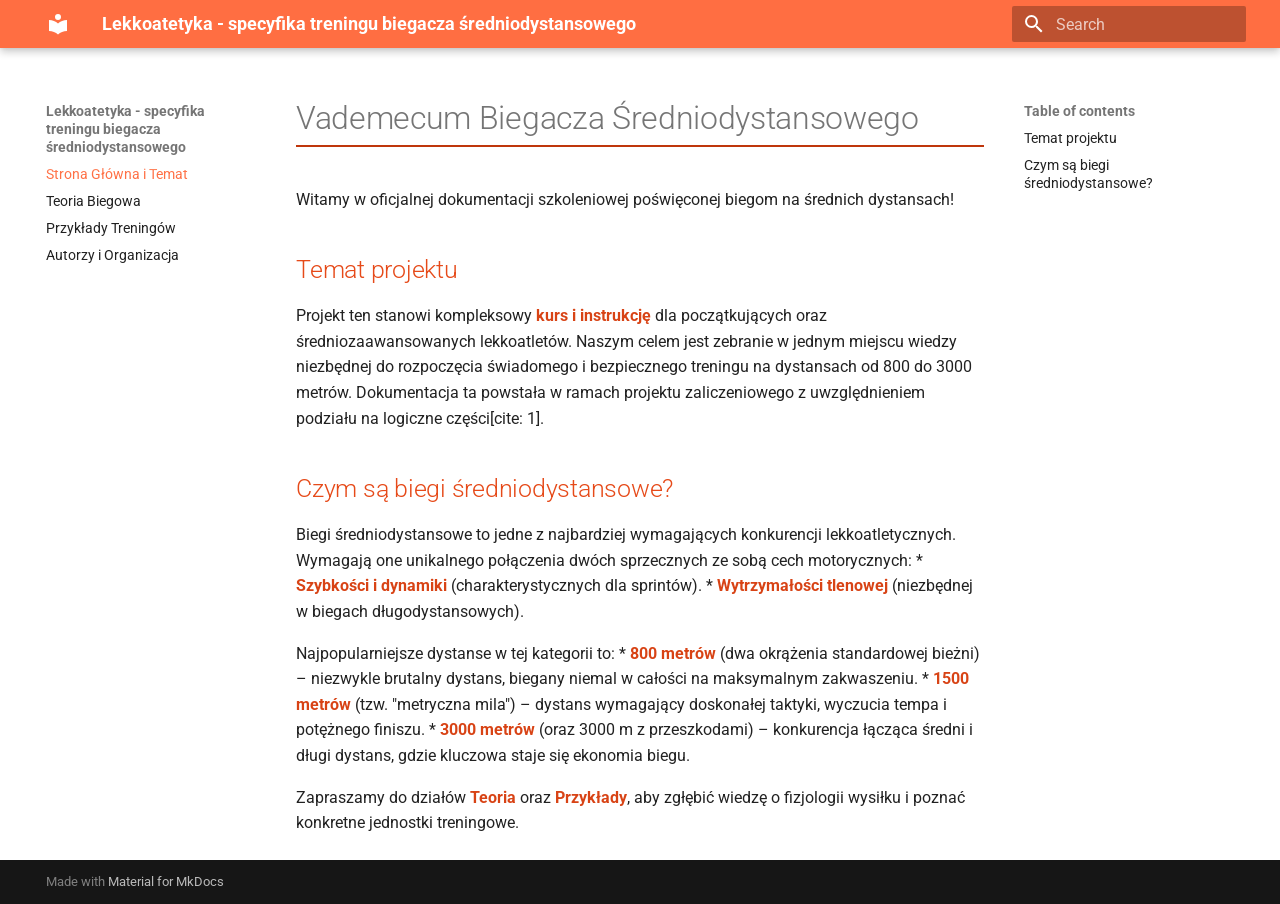
<file: index.html>
<!doctype html>
<html lang="en" class="no-js">
  <head>
    
      <meta charset="utf-8">
      <meta name="viewport" content="width=device-width,initial-scale=1">
      
      
      
      
      
        <link rel="next" href="teoria/">
      
      
        
      
      
      <link rel="icon" href="assets/images/favicon.png">
      <meta name="generator" content="mkdocs-1.6.1, mkdocs-material-9.7.6">
    
    
      
        <title>Lekkoatetyka - specyfika treningu biegacza średniodystansowego</title>
      
    
    
      <link rel="stylesheet" href="assets/stylesheets/main.484c7ddc.min.css">
      
        
        <link rel="stylesheet" href="assets/stylesheets/palette.ab4e12ef.min.css">
      
      


    
    
      
    
    
      
        
        
        <link rel="preconnect" href="https://fonts.gstatic.com" crossorigin>
        <link rel="stylesheet" href="https://fonts.googleapis.com/css?family=Roboto:300,300i,400,400i,700,700i%7CRoboto+Mono:400,400i,700,700i&display=fallback">
        <style>:root{--md-text-font:"Roboto";--md-code-font:"Roboto Mono"}</style>
      
    
    
      <link rel="stylesheet" href="stylesheets/custom.css">
    
    <script>__md_scope=new URL(".",location),__md_hash=e=>[...e].reduce(((e,_)=>(e<<5)-e+_.charCodeAt(0)),0),__md_get=(e,_=localStorage,t=__md_scope)=>JSON.parse(_.getItem(t.pathname+"."+e)),__md_set=(e,_,t=localStorage,a=__md_scope)=>{try{t.setItem(a.pathname+"."+e,JSON.stringify(_))}catch(e){}}</script>
    
      

    
    
  </head>
  
  
    
    
    
    
    
    <body dir="ltr" data-md-color-scheme="default" data-md-color-primary="deep-orange" data-md-color-accent="amber">
  
    
    <input class="md-toggle" data-md-toggle="drawer" type="checkbox" id="__drawer" autocomplete="off">
    <input class="md-toggle" data-md-toggle="search" type="checkbox" id="__search" autocomplete="off">
    <label class="md-overlay" for="__drawer"></label>
    <div data-md-component="skip">
      
        
        <a href="#vademecum-biegacza-sredniodystansowego" class="md-skip">
          Skip to content
        </a>
      
    </div>
    <div data-md-component="announce">
      
    </div>
    
    
      

  

<header class="md-header md-header--shadow" data-md-component="header">
  <nav class="md-header__inner md-grid" aria-label="Header">
    <a href="." title="Lekkoatetyka - specyfika treningu biegacza średniodystansowego" class="md-header__button md-logo" aria-label="Lekkoatetyka - specyfika treningu biegacza średniodystansowego" data-md-component="logo">
      
  
  <svg xmlns="http://www.w3.org/2000/svg" viewBox="0 0 24 24"><path d="M12 8a3 3 0 0 0 3-3 3 3 0 0 0-3-3 3 3 0 0 0-3 3 3 3 0 0 0 3 3m0 3.54C9.64 9.35 6.5 8 3 8v11c3.5 0 6.64 1.35 9 3.54 2.36-2.19 5.5-3.54 9-3.54V8c-3.5 0-6.64 1.35-9 3.54"/></svg>

    </a>
    <label class="md-header__button md-icon" for="__drawer">
      
      <svg xmlns="http://www.w3.org/2000/svg" viewBox="0 0 24 24"><path d="M3 6h18v2H3zm0 5h18v2H3zm0 5h18v2H3z"/></svg>
    </label>
    <div class="md-header__title" data-md-component="header-title">
      <div class="md-header__ellipsis">
        <div class="md-header__topic">
          <span class="md-ellipsis">
            Lekkoatetyka - specyfika treningu biegacza średniodystansowego
          </span>
        </div>
        <div class="md-header__topic" data-md-component="header-topic">
          <span class="md-ellipsis">
            
              Strona Główna i Temat
            
          </span>
        </div>
      </div>
    </div>
    
      
    
    
    
    
      
      
        <label class="md-header__button md-icon" for="__search">
          
          <svg xmlns="http://www.w3.org/2000/svg" viewBox="0 0 24 24"><path d="M9.5 3A6.5 6.5 0 0 1 16 9.5c0 1.61-.59 3.09-1.56 4.23l.27.27h.79l5 5-1.5 1.5-5-5v-.79l-.27-.27A6.52 6.52 0 0 1 9.5 16 6.5 6.5 0 0 1 3 9.5 6.5 6.5 0 0 1 9.5 3m0 2C7 5 5 7 5 9.5S7 14 9.5 14 14 12 14 9.5 12 5 9.5 5"/></svg>
        </label>
        <div class="md-search" data-md-component="search" role="dialog">
  <label class="md-search__overlay" for="__search"></label>
  <div class="md-search__inner" role="search">
    <form class="md-search__form" name="search">
      <input type="text" class="md-search__input" name="query" aria-label="Search" placeholder="Search" autocapitalize="off" autocorrect="off" autocomplete="off" spellcheck="false" data-md-component="search-query" required>
      <label class="md-search__icon md-icon" for="__search">
        
        <svg xmlns="http://www.w3.org/2000/svg" viewBox="0 0 24 24"><path d="M9.5 3A6.5 6.5 0 0 1 16 9.5c0 1.61-.59 3.09-1.56 4.23l.27.27h.79l5 5-1.5 1.5-5-5v-.79l-.27-.27A6.52 6.52 0 0 1 9.5 16 6.5 6.5 0 0 1 3 9.5 6.5 6.5 0 0 1 9.5 3m0 2C7 5 5 7 5 9.5S7 14 9.5 14 14 12 14 9.5 12 5 9.5 5"/></svg>
        
        <svg xmlns="http://www.w3.org/2000/svg" viewBox="0 0 24 24"><path d="M20 11v2H8l5.5 5.5-1.42 1.42L4.16 12l7.92-7.92L13.5 5.5 8 11z"/></svg>
      </label>
      <nav class="md-search__options" aria-label="Search">
        
        <button type="reset" class="md-search__icon md-icon" title="Clear" aria-label="Clear" tabindex="-1">
          
          <svg xmlns="http://www.w3.org/2000/svg" viewBox="0 0 24 24"><path d="M19 6.41 17.59 5 12 10.59 6.41 5 5 6.41 10.59 12 5 17.59 6.41 19 12 13.41 17.59 19 19 17.59 13.41 12z"/></svg>
        </button>
      </nav>
      
    </form>
    <div class="md-search__output">
      <div class="md-search__scrollwrap" tabindex="0" data-md-scrollfix>
        <div class="md-search-result" data-md-component="search-result">
          <div class="md-search-result__meta">
            Initializing search
          </div>
          <ol class="md-search-result__list" role="presentation"></ol>
        </div>
      </div>
    </div>
  </div>
</div>
      
    
    
  </nav>
  
</header>
    
    <div class="md-container" data-md-component="container">
      
      
        
          
        
      
      <main class="md-main" data-md-component="main">
        <div class="md-main__inner md-grid">
          
            
              
              <div class="md-sidebar md-sidebar--primary" data-md-component="sidebar" data-md-type="navigation" >
                <div class="md-sidebar__scrollwrap">
                  <div class="md-sidebar__inner">
                    



<nav class="md-nav md-nav--primary" aria-label="Navigation" data-md-level="0">
  <label class="md-nav__title" for="__drawer">
    <a href="." title="Lekkoatetyka - specyfika treningu biegacza średniodystansowego" class="md-nav__button md-logo" aria-label="Lekkoatetyka - specyfika treningu biegacza średniodystansowego" data-md-component="logo">
      
  
  <svg xmlns="http://www.w3.org/2000/svg" viewBox="0 0 24 24"><path d="M12 8a3 3 0 0 0 3-3 3 3 0 0 0-3-3 3 3 0 0 0-3 3 3 3 0 0 0 3 3m0 3.54C9.64 9.35 6.5 8 3 8v11c3.5 0 6.64 1.35 9 3.54 2.36-2.19 5.5-3.54 9-3.54V8c-3.5 0-6.64 1.35-9 3.54"/></svg>

    </a>
    Lekkoatetyka - specyfika treningu biegacza średniodystansowego
  </label>
  
  <ul class="md-nav__list" data-md-scrollfix>
    
      
      
  
  
    
  
  
  
    <li class="md-nav__item md-nav__item--active">
      
      <input class="md-nav__toggle md-toggle" type="checkbox" id="__toc">
      
      
        
      
      
        <label class="md-nav__link md-nav__link--active" for="__toc">
          
  
  
  <span class="md-ellipsis">
    
  
    Strona Główna i Temat
  

    
  </span>
  
  

          <span class="md-nav__icon md-icon"></span>
        </label>
      
      <a href="." class="md-nav__link md-nav__link--active">
        
  
  
  <span class="md-ellipsis">
    
  
    Strona Główna i Temat
  

    
  </span>
  
  

      </a>
      
        

<nav class="md-nav md-nav--secondary" aria-label="Table of contents">
  
  
  
    
  
  
    <label class="md-nav__title" for="__toc">
      <span class="md-nav__icon md-icon"></span>
      Table of contents
    </label>
    <ul class="md-nav__list" data-md-component="toc" data-md-scrollfix>
      
        <li class="md-nav__item">
  <a href="#temat-projektu" class="md-nav__link">
    <span class="md-ellipsis">
      
        Temat projektu
      
    </span>
  </a>
  
</li>
      
        <li class="md-nav__item">
  <a href="#czym-sa-biegi-sredniodystansowe" class="md-nav__link">
    <span class="md-ellipsis">
      
        Czym są biegi średniodystansowe?
      
    </span>
  </a>
  
</li>
      
    </ul>
  
</nav>
      
    </li>
  

    
      
      
  
  
  
  
    <li class="md-nav__item">
      <a href="teoria/" class="md-nav__link">
        
  
  
  <span class="md-ellipsis">
    
  
    Teoria Biegowa
  

    
  </span>
  
  

      </a>
    </li>
  

    
      
      
  
  
  
  
    <li class="md-nav__item">
      <a href="przyklady/" class="md-nav__link">
        
  
  
  <span class="md-ellipsis">
    
  
    Przykłady Treningów
  

    
  </span>
  
  

      </a>
    </li>
  

    
      
      
  
  
  
  
    <li class="md-nav__item">
      <a href="autorzy/" class="md-nav__link">
        
  
  
  <span class="md-ellipsis">
    
  
    Autorzy i Organizacja
  

    
  </span>
  
  

      </a>
    </li>
  

    
  </ul>
</nav>
                  </div>
                </div>
              </div>
            
            
              
              <div class="md-sidebar md-sidebar--secondary" data-md-component="sidebar" data-md-type="toc" >
                <div class="md-sidebar__scrollwrap">
                  <div class="md-sidebar__inner">
                    

<nav class="md-nav md-nav--secondary" aria-label="Table of contents">
  
  
  
    
  
  
    <label class="md-nav__title" for="__toc">
      <span class="md-nav__icon md-icon"></span>
      Table of contents
    </label>
    <ul class="md-nav__list" data-md-component="toc" data-md-scrollfix>
      
        <li class="md-nav__item">
  <a href="#temat-projektu" class="md-nav__link">
    <span class="md-ellipsis">
      
        Temat projektu
      
    </span>
  </a>
  
</li>
      
        <li class="md-nav__item">
  <a href="#czym-sa-biegi-sredniodystansowe" class="md-nav__link">
    <span class="md-ellipsis">
      
        Czym są biegi średniodystansowe?
      
    </span>
  </a>
  
</li>
      
    </ul>
  
</nav>
                  </div>
                </div>
              </div>
            
          
          
            <div class="md-content" data-md-component="content">
              
              <article class="md-content__inner md-typeset">
                
                  



<h1 id="vademecum-biegacza-sredniodystansowego">Vademecum Biegacza Średniodystansowego</h1>
<p>Witamy w oficjalnej dokumentacji szkoleniowej poświęconej biegom na średnich dystansach!</p>
<h2 id="temat-projektu">Temat projektu</h2>
<p>Projekt ten stanowi kompleksowy <strong>kurs i instrukcję</strong> dla początkujących oraz średniozaawansowanych lekkoatletów. Naszym celem jest zebranie w jednym miejscu wiedzy niezbędnej do rozpoczęcia świadomego i bezpiecznego treningu na dystansach od 800 do 3000 metrów. Dokumentacja ta powstała w ramach projektu zaliczeniowego z uwzględnieniem podziału na logiczne części[cite: 1].</p>
<h2 id="czym-sa-biegi-sredniodystansowe">Czym są biegi średniodystansowe?</h2>
<p>Biegi średniodystansowe to jedne z najbardziej wymagających konkurencji lekkoatletycznych. Wymagają one unikalnego połączenia dwóch sprzecznych ze sobą cech motorycznych:
* <strong>Szybkości i dynamiki</strong> (charakterystycznych dla sprintów).
* <strong>Wytrzymałości tlenowej</strong> (niezbędnej w biegach długodystansowych).</p>
<p>Najpopularniejsze dystanse w tej kategorii to:
* <strong>800 metrów</strong> (dwa okrążenia standardowej bieżni) – niezwykle brutalny dystans, biegany niemal w całości na maksymalnym zakwaszeniu.
* <strong>1500 metrów</strong> (tzw. "metryczna mila") – dystans wymagający doskonałej taktyki, wyczucia tempa i potężnego finiszu.
* <strong>3000 metrów</strong> (oraz 3000 m z przeszkodami) – konkurencja łącząca średni i długi dystans, gdzie kluczowa staje się ekonomia biegu.</p>
<p>Zapraszamy do działów <strong>Teoria</strong> oraz <strong>Przykłady</strong>, aby zgłębić wiedzę o fizjologii wysiłku i poznać konkretne jednostki treningowe.</p>












                
              </article>
            </div>
          
          
<script>var target=document.getElementById(location.hash.slice(1));target&&target.name&&(target.checked=target.name.startsWith("__tabbed_"))</script>
        </div>
        
      </main>
      
        <footer class="md-footer">
  
  <div class="md-footer-meta md-typeset">
    <div class="md-footer-meta__inner md-grid">
      <div class="md-copyright">
  
  
    Made with
    <a href="https://squidfunk.github.io/mkdocs-material/" target="_blank" rel="noopener">
      Material for MkDocs
    </a>
  
</div>
      
    </div>
  </div>
</footer>
      
    </div>
    <div class="md-dialog" data-md-component="dialog">
      <div class="md-dialog__inner md-typeset"></div>
    </div>
    
    
    
      
      
      <script id="__config" type="application/json">{"annotate": null, "base": ".", "features": [], "search": "assets/javascripts/workers/search.2c215733.min.js", "tags": null, "translations": {"clipboard.copied": "Copied to clipboard", "clipboard.copy": "Copy to clipboard", "search.result.more.one": "1 more on this page", "search.result.more.other": "# more on this page", "search.result.none": "No matching documents", "search.result.one": "1 matching document", "search.result.other": "# matching documents", "search.result.placeholder": "Type to start searching", "search.result.term.missing": "Missing", "select.version": "Select version"}, "version": null}</script>
    
    
      <script src="assets/javascripts/bundle.79ae519e.min.js"></script>
      
    
  </body>
</html>
</file>
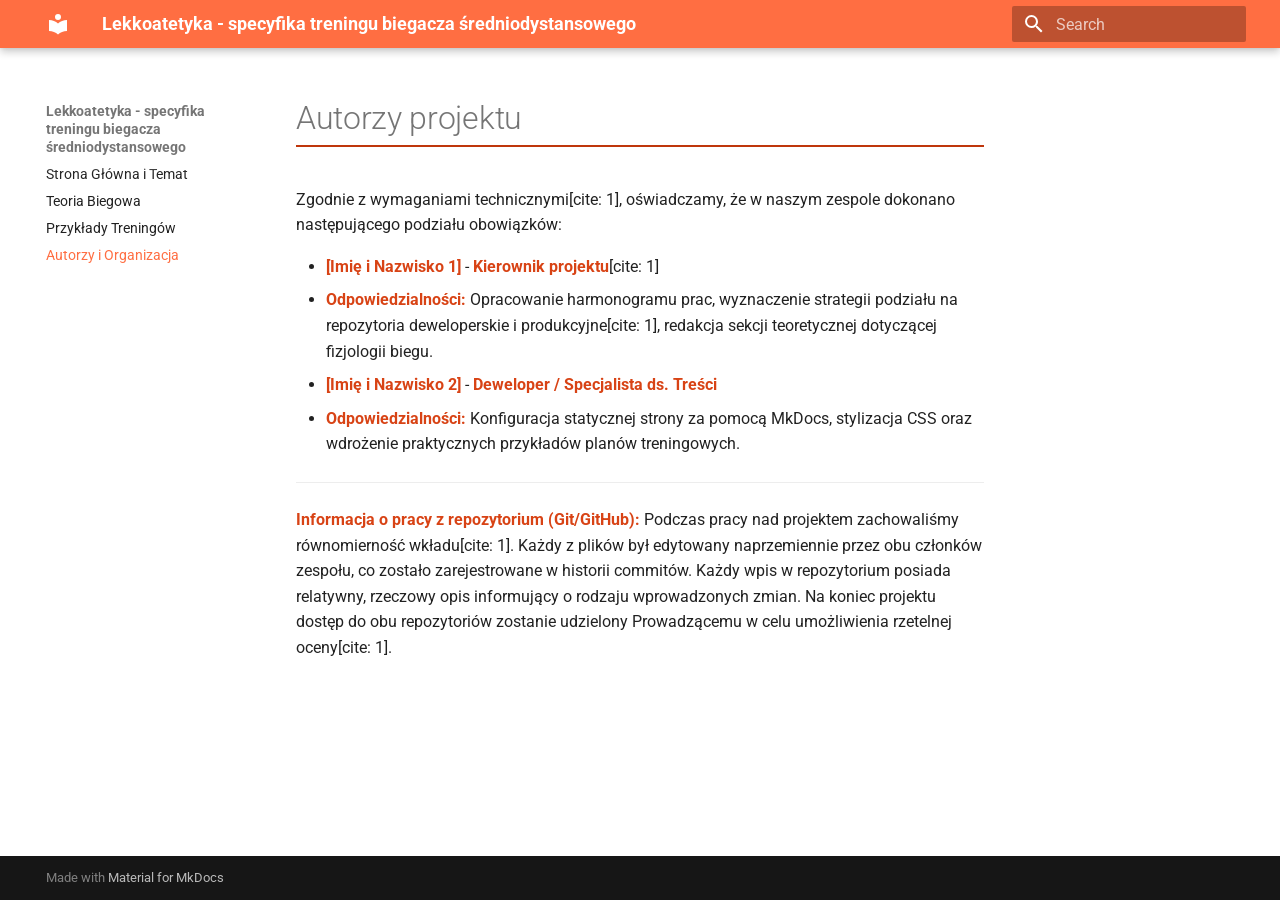
<file: autorzy/index.html>
<!doctype html>
<html lang="en" class="no-js">
  <head>
    
      <meta charset="utf-8">
      <meta name="viewport" content="width=device-width,initial-scale=1">
      
      
      
      
        <link rel="prev" href="../przyklady/">
      
      
      
        
      
      
      <link rel="icon" href="../assets/images/favicon.png">
      <meta name="generator" content="mkdocs-1.6.1, mkdocs-material-9.7.6">
    
    
      
        <title>Autorzy i Organizacja - Lekkoatetyka - specyfika treningu biegacza średniodystansowego</title>
      
    
    
      <link rel="stylesheet" href="../assets/stylesheets/main.484c7ddc.min.css">
      
        
        <link rel="stylesheet" href="../assets/stylesheets/palette.ab4e12ef.min.css">
      
      


    
    
      
    
    
      
        
        
        <link rel="preconnect" href="https://fonts.gstatic.com" crossorigin>
        <link rel="stylesheet" href="https://fonts.googleapis.com/css?family=Roboto:300,300i,400,400i,700,700i%7CRoboto+Mono:400,400i,700,700i&display=fallback">
        <style>:root{--md-text-font:"Roboto";--md-code-font:"Roboto Mono"}</style>
      
    
    
      <link rel="stylesheet" href="../stylesheets/custom.css">
    
    <script>__md_scope=new URL("..",location),__md_hash=e=>[...e].reduce(((e,_)=>(e<<5)-e+_.charCodeAt(0)),0),__md_get=(e,_=localStorage,t=__md_scope)=>JSON.parse(_.getItem(t.pathname+"."+e)),__md_set=(e,_,t=localStorage,a=__md_scope)=>{try{t.setItem(a.pathname+"."+e,JSON.stringify(_))}catch(e){}}</script>
    
      

    
    
  </head>
  
  
    
    
    
    
    
    <body dir="ltr" data-md-color-scheme="default" data-md-color-primary="deep-orange" data-md-color-accent="amber">
  
    
    <input class="md-toggle" data-md-toggle="drawer" type="checkbox" id="__drawer" autocomplete="off">
    <input class="md-toggle" data-md-toggle="search" type="checkbox" id="__search" autocomplete="off">
    <label class="md-overlay" for="__drawer"></label>
    <div data-md-component="skip">
      
        
        <a href="#autorzy-projektu" class="md-skip">
          Skip to content
        </a>
      
    </div>
    <div data-md-component="announce">
      
    </div>
    
    
      

  

<header class="md-header md-header--shadow" data-md-component="header">
  <nav class="md-header__inner md-grid" aria-label="Header">
    <a href=".." title="Lekkoatetyka - specyfika treningu biegacza średniodystansowego" class="md-header__button md-logo" aria-label="Lekkoatetyka - specyfika treningu biegacza średniodystansowego" data-md-component="logo">
      
  
  <svg xmlns="http://www.w3.org/2000/svg" viewBox="0 0 24 24"><path d="M12 8a3 3 0 0 0 3-3 3 3 0 0 0-3-3 3 3 0 0 0-3 3 3 3 0 0 0 3 3m0 3.54C9.64 9.35 6.5 8 3 8v11c3.5 0 6.64 1.35 9 3.54 2.36-2.19 5.5-3.54 9-3.54V8c-3.5 0-6.64 1.35-9 3.54"/></svg>

    </a>
    <label class="md-header__button md-icon" for="__drawer">
      
      <svg xmlns="http://www.w3.org/2000/svg" viewBox="0 0 24 24"><path d="M3 6h18v2H3zm0 5h18v2H3zm0 5h18v2H3z"/></svg>
    </label>
    <div class="md-header__title" data-md-component="header-title">
      <div class="md-header__ellipsis">
        <div class="md-header__topic">
          <span class="md-ellipsis">
            Lekkoatetyka - specyfika treningu biegacza średniodystansowego
          </span>
        </div>
        <div class="md-header__topic" data-md-component="header-topic">
          <span class="md-ellipsis">
            
              Autorzy i Organizacja
            
          </span>
        </div>
      </div>
    </div>
    
      
    
    
    
    
      
      
        <label class="md-header__button md-icon" for="__search">
          
          <svg xmlns="http://www.w3.org/2000/svg" viewBox="0 0 24 24"><path d="M9.5 3A6.5 6.5 0 0 1 16 9.5c0 1.61-.59 3.09-1.56 4.23l.27.27h.79l5 5-1.5 1.5-5-5v-.79l-.27-.27A6.52 6.52 0 0 1 9.5 16 6.5 6.5 0 0 1 3 9.5 6.5 6.5 0 0 1 9.5 3m0 2C7 5 5 7 5 9.5S7 14 9.5 14 14 12 14 9.5 12 5 9.5 5"/></svg>
        </label>
        <div class="md-search" data-md-component="search" role="dialog">
  <label class="md-search__overlay" for="__search"></label>
  <div class="md-search__inner" role="search">
    <form class="md-search__form" name="search">
      <input type="text" class="md-search__input" name="query" aria-label="Search" placeholder="Search" autocapitalize="off" autocorrect="off" autocomplete="off" spellcheck="false" data-md-component="search-query" required>
      <label class="md-search__icon md-icon" for="__search">
        
        <svg xmlns="http://www.w3.org/2000/svg" viewBox="0 0 24 24"><path d="M9.5 3A6.5 6.5 0 0 1 16 9.5c0 1.61-.59 3.09-1.56 4.23l.27.27h.79l5 5-1.5 1.5-5-5v-.79l-.27-.27A6.52 6.52 0 0 1 9.5 16 6.5 6.5 0 0 1 3 9.5 6.5 6.5 0 0 1 9.5 3m0 2C7 5 5 7 5 9.5S7 14 9.5 14 14 12 14 9.5 12 5 9.5 5"/></svg>
        
        <svg xmlns="http://www.w3.org/2000/svg" viewBox="0 0 24 24"><path d="M20 11v2H8l5.5 5.5-1.42 1.42L4.16 12l7.92-7.92L13.5 5.5 8 11z"/></svg>
      </label>
      <nav class="md-search__options" aria-label="Search">
        
        <button type="reset" class="md-search__icon md-icon" title="Clear" aria-label="Clear" tabindex="-1">
          
          <svg xmlns="http://www.w3.org/2000/svg" viewBox="0 0 24 24"><path d="M19 6.41 17.59 5 12 10.59 6.41 5 5 6.41 10.59 12 5 17.59 6.41 19 12 13.41 17.59 19 19 17.59 13.41 12z"/></svg>
        </button>
      </nav>
      
    </form>
    <div class="md-search__output">
      <div class="md-search__scrollwrap" tabindex="0" data-md-scrollfix>
        <div class="md-search-result" data-md-component="search-result">
          <div class="md-search-result__meta">
            Initializing search
          </div>
          <ol class="md-search-result__list" role="presentation"></ol>
        </div>
      </div>
    </div>
  </div>
</div>
      
    
    
  </nav>
  
</header>
    
    <div class="md-container" data-md-component="container">
      
      
        
          
        
      
      <main class="md-main" data-md-component="main">
        <div class="md-main__inner md-grid">
          
            
              
              <div class="md-sidebar md-sidebar--primary" data-md-component="sidebar" data-md-type="navigation" >
                <div class="md-sidebar__scrollwrap">
                  <div class="md-sidebar__inner">
                    



<nav class="md-nav md-nav--primary" aria-label="Navigation" data-md-level="0">
  <label class="md-nav__title" for="__drawer">
    <a href=".." title="Lekkoatetyka - specyfika treningu biegacza średniodystansowego" class="md-nav__button md-logo" aria-label="Lekkoatetyka - specyfika treningu biegacza średniodystansowego" data-md-component="logo">
      
  
  <svg xmlns="http://www.w3.org/2000/svg" viewBox="0 0 24 24"><path d="M12 8a3 3 0 0 0 3-3 3 3 0 0 0-3-3 3 3 0 0 0-3 3 3 3 0 0 0 3 3m0 3.54C9.64 9.35 6.5 8 3 8v11c3.5 0 6.64 1.35 9 3.54 2.36-2.19 5.5-3.54 9-3.54V8c-3.5 0-6.64 1.35-9 3.54"/></svg>

    </a>
    Lekkoatetyka - specyfika treningu biegacza średniodystansowego
  </label>
  
  <ul class="md-nav__list" data-md-scrollfix>
    
      
      
  
  
  
  
    <li class="md-nav__item">
      <a href=".." class="md-nav__link">
        
  
  
  <span class="md-ellipsis">
    
  
    Strona Główna i Temat
  

    
  </span>
  
  

      </a>
    </li>
  

    
      
      
  
  
  
  
    <li class="md-nav__item">
      <a href="../teoria/" class="md-nav__link">
        
  
  
  <span class="md-ellipsis">
    
  
    Teoria Biegowa
  

    
  </span>
  
  

      </a>
    </li>
  

    
      
      
  
  
  
  
    <li class="md-nav__item">
      <a href="../przyklady/" class="md-nav__link">
        
  
  
  <span class="md-ellipsis">
    
  
    Przykłady Treningów
  

    
  </span>
  
  

      </a>
    </li>
  

    
      
      
  
  
    
  
  
  
    <li class="md-nav__item md-nav__item--active">
      
      <input class="md-nav__toggle md-toggle" type="checkbox" id="__toc">
      
      
        
      
      
      <a href="./" class="md-nav__link md-nav__link--active">
        
  
  
  <span class="md-ellipsis">
    
  
    Autorzy i Organizacja
  

    
  </span>
  
  

      </a>
      
    </li>
  

    
  </ul>
</nav>
                  </div>
                </div>
              </div>
            
            
              
              <div class="md-sidebar md-sidebar--secondary" data-md-component="sidebar" data-md-type="toc" >
                <div class="md-sidebar__scrollwrap">
                  <div class="md-sidebar__inner">
                    

<nav class="md-nav md-nav--secondary" aria-label="Table of contents">
  
  
  
    
  
  
</nav>
                  </div>
                </div>
              </div>
            
          
          
            <div class="md-content" data-md-component="content">
              
              <article class="md-content__inner md-typeset">
                
                  



<h1 id="autorzy-projektu">Autorzy projektu</h1>
<p>Zgodnie z wymaganiami technicznymi[cite: 1], oświadczamy, że w naszym zespole dokonano następującego podziału obowiązków:</p>
<ul>
<li><strong>[Imię i Nazwisko 1]</strong> - <strong>Kierownik projektu</strong>[cite: 1]</li>
<li><strong>Odpowiedzialności:</strong> Opracowanie harmonogramu prac, wyznaczenie strategii podziału na repozytoria deweloperskie i produkcyjne[cite: 1], redakcja sekcji teoretycznej dotyczącej fizjologii biegu.</li>
<li><strong>[Imię i Nazwisko 2]</strong> - <strong>Deweloper / Specjalista ds. Treści</strong></li>
<li><strong>Odpowiedzialności:</strong> Konfiguracja statycznej strony za pomocą MkDocs, stylizacja CSS oraz wdrożenie praktycznych przykładów planów treningowych.</li>
</ul>
<hr />
<p><strong>Informacja o pracy z repozytorium (Git/GitHub):</strong>
Podczas pracy nad projektem zachowaliśmy równomierność wkładu[cite: 1]. Każdy z plików był edytowany naprzemiennie przez obu członków zespołu, co zostało zarejestrowane w historii commitów. Każdy wpis w repozytorium posiada relatywny, rzeczowy opis informujący o rodzaju wprowadzonych zmian. Na koniec projektu dostęp do obu repozytoriów zostanie udzielony Prowadzącemu w celu umożliwienia rzetelnej oceny[cite: 1].</p>












                
              </article>
            </div>
          
          
<script>var target=document.getElementById(location.hash.slice(1));target&&target.name&&(target.checked=target.name.startsWith("__tabbed_"))</script>
        </div>
        
      </main>
      
        <footer class="md-footer">
  
  <div class="md-footer-meta md-typeset">
    <div class="md-footer-meta__inner md-grid">
      <div class="md-copyright">
  
  
    Made with
    <a href="https://squidfunk.github.io/mkdocs-material/" target="_blank" rel="noopener">
      Material for MkDocs
    </a>
  
</div>
      
    </div>
  </div>
</footer>
      
    </div>
    <div class="md-dialog" data-md-component="dialog">
      <div class="md-dialog__inner md-typeset"></div>
    </div>
    
    
    
      
      
      <script id="__config" type="application/json">{"annotate": null, "base": "..", "features": [], "search": "../assets/javascripts/workers/search.2c215733.min.js", "tags": null, "translations": {"clipboard.copied": "Copied to clipboard", "clipboard.copy": "Copy to clipboard", "search.result.more.one": "1 more on this page", "search.result.more.other": "# more on this page", "search.result.none": "No matching documents", "search.result.one": "1 matching document", "search.result.other": "# matching documents", "search.result.placeholder": "Type to start searching", "search.result.term.missing": "Missing", "select.version": "Select version"}, "version": null}</script>
    
    
      <script src="../assets/javascripts/bundle.79ae519e.min.js"></script>
      
    
  </body>
</html>
</file>
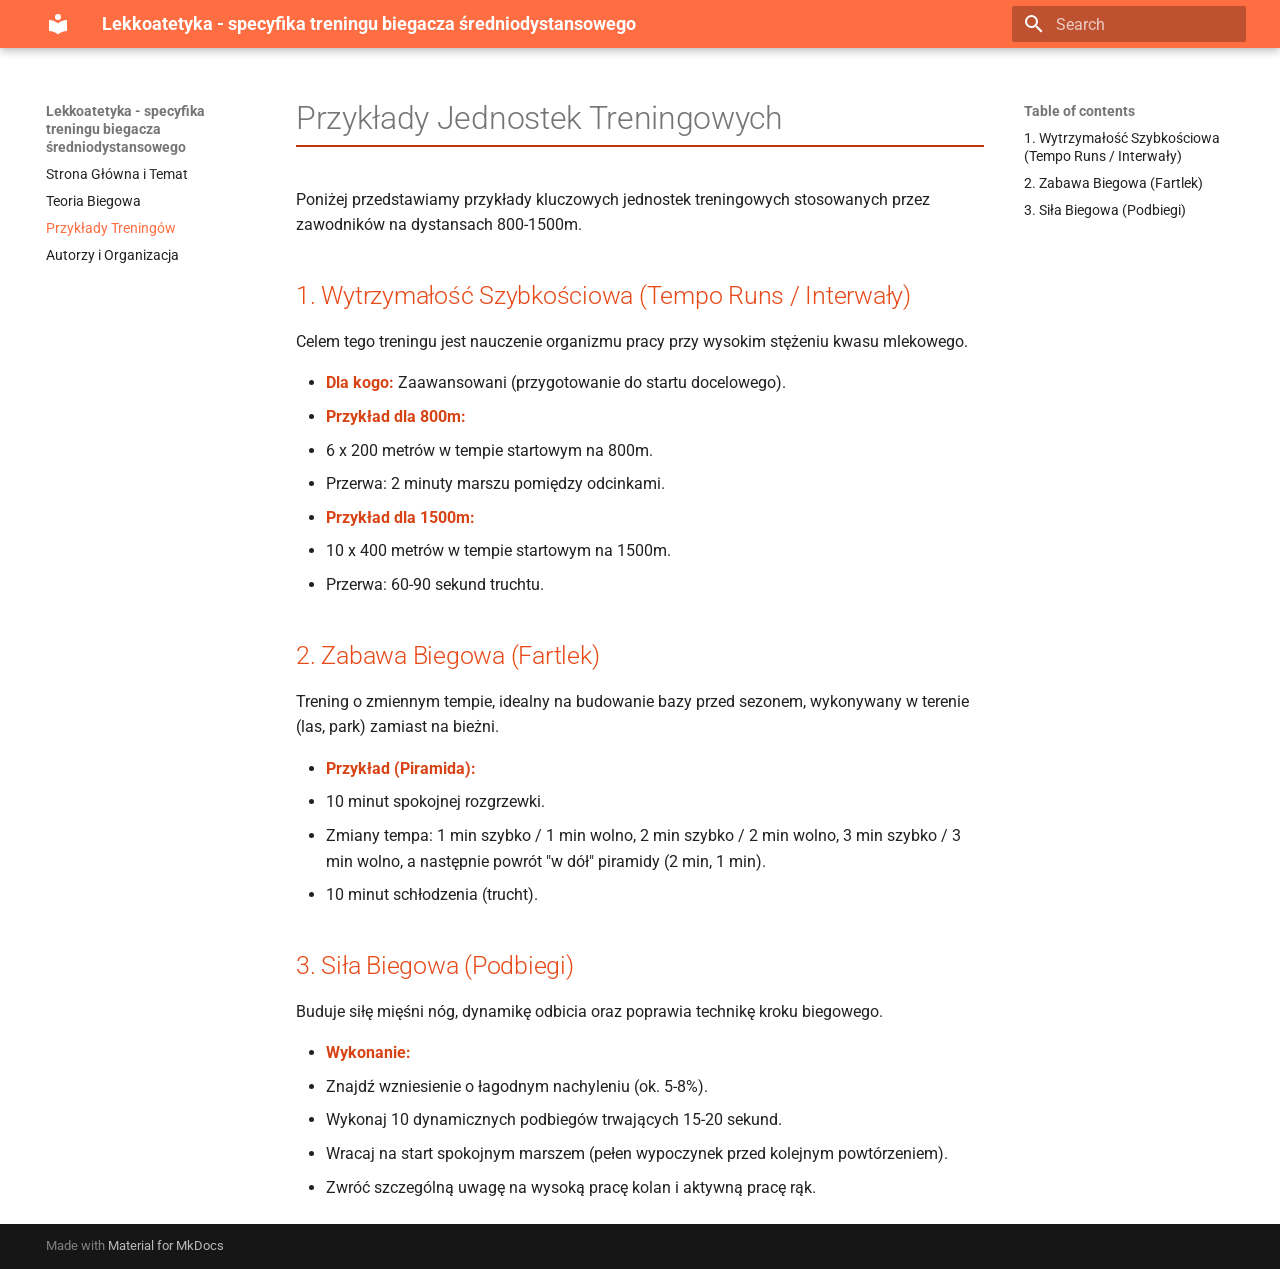
<file: przyklady/index.html>
<!doctype html>
<html lang="en" class="no-js">
  <head>
    
      <meta charset="utf-8">
      <meta name="viewport" content="width=device-width,initial-scale=1">
      
      
      
      
        <link rel="prev" href="../teoria/">
      
      
        <link rel="next" href="../autorzy/">
      
      
        
      
      
      <link rel="icon" href="../assets/images/favicon.png">
      <meta name="generator" content="mkdocs-1.6.1, mkdocs-material-9.7.6">
    
    
      
        <title>Przykłady Treningów - Lekkoatetyka - specyfika treningu biegacza średniodystansowego</title>
      
    
    
      <link rel="stylesheet" href="../assets/stylesheets/main.484c7ddc.min.css">
      
        
        <link rel="stylesheet" href="../assets/stylesheets/palette.ab4e12ef.min.css">
      
      


    
    
      
    
    
      
        
        
        <link rel="preconnect" href="https://fonts.gstatic.com" crossorigin>
        <link rel="stylesheet" href="https://fonts.googleapis.com/css?family=Roboto:300,300i,400,400i,700,700i%7CRoboto+Mono:400,400i,700,700i&display=fallback">
        <style>:root{--md-text-font:"Roboto";--md-code-font:"Roboto Mono"}</style>
      
    
    
      <link rel="stylesheet" href="../stylesheets/custom.css">
    
    <script>__md_scope=new URL("..",location),__md_hash=e=>[...e].reduce(((e,_)=>(e<<5)-e+_.charCodeAt(0)),0),__md_get=(e,_=localStorage,t=__md_scope)=>JSON.parse(_.getItem(t.pathname+"."+e)),__md_set=(e,_,t=localStorage,a=__md_scope)=>{try{t.setItem(a.pathname+"."+e,JSON.stringify(_))}catch(e){}}</script>
    
      

    
    
  </head>
  
  
    
    
    
    
    
    <body dir="ltr" data-md-color-scheme="default" data-md-color-primary="deep-orange" data-md-color-accent="amber">
  
    
    <input class="md-toggle" data-md-toggle="drawer" type="checkbox" id="__drawer" autocomplete="off">
    <input class="md-toggle" data-md-toggle="search" type="checkbox" id="__search" autocomplete="off">
    <label class="md-overlay" for="__drawer"></label>
    <div data-md-component="skip">
      
        
        <a href="#przykady-jednostek-treningowych" class="md-skip">
          Skip to content
        </a>
      
    </div>
    <div data-md-component="announce">
      
    </div>
    
    
      

  

<header class="md-header md-header--shadow" data-md-component="header">
  <nav class="md-header__inner md-grid" aria-label="Header">
    <a href=".." title="Lekkoatetyka - specyfika treningu biegacza średniodystansowego" class="md-header__button md-logo" aria-label="Lekkoatetyka - specyfika treningu biegacza średniodystansowego" data-md-component="logo">
      
  
  <svg xmlns="http://www.w3.org/2000/svg" viewBox="0 0 24 24"><path d="M12 8a3 3 0 0 0 3-3 3 3 0 0 0-3-3 3 3 0 0 0-3 3 3 3 0 0 0 3 3m0 3.54C9.64 9.35 6.5 8 3 8v11c3.5 0 6.64 1.35 9 3.54 2.36-2.19 5.5-3.54 9-3.54V8c-3.5 0-6.64 1.35-9 3.54"/></svg>

    </a>
    <label class="md-header__button md-icon" for="__drawer">
      
      <svg xmlns="http://www.w3.org/2000/svg" viewBox="0 0 24 24"><path d="M3 6h18v2H3zm0 5h18v2H3zm0 5h18v2H3z"/></svg>
    </label>
    <div class="md-header__title" data-md-component="header-title">
      <div class="md-header__ellipsis">
        <div class="md-header__topic">
          <span class="md-ellipsis">
            Lekkoatetyka - specyfika treningu biegacza średniodystansowego
          </span>
        </div>
        <div class="md-header__topic" data-md-component="header-topic">
          <span class="md-ellipsis">
            
              Przykłady Treningów
            
          </span>
        </div>
      </div>
    </div>
    
      
    
    
    
    
      
      
        <label class="md-header__button md-icon" for="__search">
          
          <svg xmlns="http://www.w3.org/2000/svg" viewBox="0 0 24 24"><path d="M9.5 3A6.5 6.5 0 0 1 16 9.5c0 1.61-.59 3.09-1.56 4.23l.27.27h.79l5 5-1.5 1.5-5-5v-.79l-.27-.27A6.52 6.52 0 0 1 9.5 16 6.5 6.5 0 0 1 3 9.5 6.5 6.5 0 0 1 9.5 3m0 2C7 5 5 7 5 9.5S7 14 9.5 14 14 12 14 9.5 12 5 9.5 5"/></svg>
        </label>
        <div class="md-search" data-md-component="search" role="dialog">
  <label class="md-search__overlay" for="__search"></label>
  <div class="md-search__inner" role="search">
    <form class="md-search__form" name="search">
      <input type="text" class="md-search__input" name="query" aria-label="Search" placeholder="Search" autocapitalize="off" autocorrect="off" autocomplete="off" spellcheck="false" data-md-component="search-query" required>
      <label class="md-search__icon md-icon" for="__search">
        
        <svg xmlns="http://www.w3.org/2000/svg" viewBox="0 0 24 24"><path d="M9.5 3A6.5 6.5 0 0 1 16 9.5c0 1.61-.59 3.09-1.56 4.23l.27.27h.79l5 5-1.5 1.5-5-5v-.79l-.27-.27A6.52 6.52 0 0 1 9.5 16 6.5 6.5 0 0 1 3 9.5 6.5 6.5 0 0 1 9.5 3m0 2C7 5 5 7 5 9.5S7 14 9.5 14 14 12 14 9.5 12 5 9.5 5"/></svg>
        
        <svg xmlns="http://www.w3.org/2000/svg" viewBox="0 0 24 24"><path d="M20 11v2H8l5.5 5.5-1.42 1.42L4.16 12l7.92-7.92L13.5 5.5 8 11z"/></svg>
      </label>
      <nav class="md-search__options" aria-label="Search">
        
        <button type="reset" class="md-search__icon md-icon" title="Clear" aria-label="Clear" tabindex="-1">
          
          <svg xmlns="http://www.w3.org/2000/svg" viewBox="0 0 24 24"><path d="M19 6.41 17.59 5 12 10.59 6.41 5 5 6.41 10.59 12 5 17.59 6.41 19 12 13.41 17.59 19 19 17.59 13.41 12z"/></svg>
        </button>
      </nav>
      
    </form>
    <div class="md-search__output">
      <div class="md-search__scrollwrap" tabindex="0" data-md-scrollfix>
        <div class="md-search-result" data-md-component="search-result">
          <div class="md-search-result__meta">
            Initializing search
          </div>
          <ol class="md-search-result__list" role="presentation"></ol>
        </div>
      </div>
    </div>
  </div>
</div>
      
    
    
  </nav>
  
</header>
    
    <div class="md-container" data-md-component="container">
      
      
        
          
        
      
      <main class="md-main" data-md-component="main">
        <div class="md-main__inner md-grid">
          
            
              
              <div class="md-sidebar md-sidebar--primary" data-md-component="sidebar" data-md-type="navigation" >
                <div class="md-sidebar__scrollwrap">
                  <div class="md-sidebar__inner">
                    



<nav class="md-nav md-nav--primary" aria-label="Navigation" data-md-level="0">
  <label class="md-nav__title" for="__drawer">
    <a href=".." title="Lekkoatetyka - specyfika treningu biegacza średniodystansowego" class="md-nav__button md-logo" aria-label="Lekkoatetyka - specyfika treningu biegacza średniodystansowego" data-md-component="logo">
      
  
  <svg xmlns="http://www.w3.org/2000/svg" viewBox="0 0 24 24"><path d="M12 8a3 3 0 0 0 3-3 3 3 0 0 0-3-3 3 3 0 0 0-3 3 3 3 0 0 0 3 3m0 3.54C9.64 9.35 6.5 8 3 8v11c3.5 0 6.64 1.35 9 3.54 2.36-2.19 5.5-3.54 9-3.54V8c-3.5 0-6.64 1.35-9 3.54"/></svg>

    </a>
    Lekkoatetyka - specyfika treningu biegacza średniodystansowego
  </label>
  
  <ul class="md-nav__list" data-md-scrollfix>
    
      
      
  
  
  
  
    <li class="md-nav__item">
      <a href=".." class="md-nav__link">
        
  
  
  <span class="md-ellipsis">
    
  
    Strona Główna i Temat
  

    
  </span>
  
  

      </a>
    </li>
  

    
      
      
  
  
  
  
    <li class="md-nav__item">
      <a href="../teoria/" class="md-nav__link">
        
  
  
  <span class="md-ellipsis">
    
  
    Teoria Biegowa
  

    
  </span>
  
  

      </a>
    </li>
  

    
      
      
  
  
    
  
  
  
    <li class="md-nav__item md-nav__item--active">
      
      <input class="md-nav__toggle md-toggle" type="checkbox" id="__toc">
      
      
        
      
      
        <label class="md-nav__link md-nav__link--active" for="__toc">
          
  
  
  <span class="md-ellipsis">
    
  
    Przykłady Treningów
  

    
  </span>
  
  

          <span class="md-nav__icon md-icon"></span>
        </label>
      
      <a href="./" class="md-nav__link md-nav__link--active">
        
  
  
  <span class="md-ellipsis">
    
  
    Przykłady Treningów
  

    
  </span>
  
  

      </a>
      
        

<nav class="md-nav md-nav--secondary" aria-label="Table of contents">
  
  
  
    
  
  
    <label class="md-nav__title" for="__toc">
      <span class="md-nav__icon md-icon"></span>
      Table of contents
    </label>
    <ul class="md-nav__list" data-md-component="toc" data-md-scrollfix>
      
        <li class="md-nav__item">
  <a href="#1-wytrzymaosc-szybkosciowa-tempo-runs-interway" class="md-nav__link">
    <span class="md-ellipsis">
      
        1. Wytrzymałość Szybkościowa (Tempo Runs / Interwały)
      
    </span>
  </a>
  
</li>
      
        <li class="md-nav__item">
  <a href="#2-zabawa-biegowa-fartlek" class="md-nav__link">
    <span class="md-ellipsis">
      
        2. Zabawa Biegowa (Fartlek)
      
    </span>
  </a>
  
</li>
      
        <li class="md-nav__item">
  <a href="#3-sia-biegowa-podbiegi" class="md-nav__link">
    <span class="md-ellipsis">
      
        3. Siła Biegowa (Podbiegi)
      
    </span>
  </a>
  
</li>
      
    </ul>
  
</nav>
      
    </li>
  

    
      
      
  
  
  
  
    <li class="md-nav__item">
      <a href="../autorzy/" class="md-nav__link">
        
  
  
  <span class="md-ellipsis">
    
  
    Autorzy i Organizacja
  

    
  </span>
  
  

      </a>
    </li>
  

    
  </ul>
</nav>
                  </div>
                </div>
              </div>
            
            
              
              <div class="md-sidebar md-sidebar--secondary" data-md-component="sidebar" data-md-type="toc" >
                <div class="md-sidebar__scrollwrap">
                  <div class="md-sidebar__inner">
                    

<nav class="md-nav md-nav--secondary" aria-label="Table of contents">
  
  
  
    
  
  
    <label class="md-nav__title" for="__toc">
      <span class="md-nav__icon md-icon"></span>
      Table of contents
    </label>
    <ul class="md-nav__list" data-md-component="toc" data-md-scrollfix>
      
        <li class="md-nav__item">
  <a href="#1-wytrzymaosc-szybkosciowa-tempo-runs-interway" class="md-nav__link">
    <span class="md-ellipsis">
      
        1. Wytrzymałość Szybkościowa (Tempo Runs / Interwały)
      
    </span>
  </a>
  
</li>
      
        <li class="md-nav__item">
  <a href="#2-zabawa-biegowa-fartlek" class="md-nav__link">
    <span class="md-ellipsis">
      
        2. Zabawa Biegowa (Fartlek)
      
    </span>
  </a>
  
</li>
      
        <li class="md-nav__item">
  <a href="#3-sia-biegowa-podbiegi" class="md-nav__link">
    <span class="md-ellipsis">
      
        3. Siła Biegowa (Podbiegi)
      
    </span>
  </a>
  
</li>
      
    </ul>
  
</nav>
                  </div>
                </div>
              </div>
            
          
          
            <div class="md-content" data-md-component="content">
              
              <article class="md-content__inner md-typeset">
                
                  



<h1 id="przykady-jednostek-treningowych">Przykłady Jednostek Treningowych</h1>
<p>Poniżej przedstawiamy przykłady kluczowych jednostek treningowych stosowanych przez zawodników na dystansach 800-1500m.</p>
<h2 id="1-wytrzymaosc-szybkosciowa-tempo-runs-interway">1. Wytrzymałość Szybkościowa (Tempo Runs / Interwały)</h2>
<p>Celem tego treningu jest nauczenie organizmu pracy przy wysokim stężeniu kwasu mlekowego.</p>
<ul>
<li><strong>Dla kogo:</strong> Zaawansowani (przygotowanie do startu docelowego).</li>
<li><strong>Przykład dla 800m:</strong> </li>
<li>6 x 200 metrów w tempie startowym na 800m.</li>
<li>Przerwa: 2 minuty marszu pomiędzy odcinkami.</li>
<li><strong>Przykład dla 1500m:</strong></li>
<li>10 x 400 metrów w tempie startowym na 1500m.</li>
<li>Przerwa: 60-90 sekund truchtu.</li>
</ul>
<h2 id="2-zabawa-biegowa-fartlek">2. Zabawa Biegowa (Fartlek)</h2>
<p>Trening o zmiennym tempie, idealny na budowanie bazy przed sezonem, wykonywany w terenie (las, park) zamiast na bieżni.</p>
<ul>
<li><strong>Przykład (Piramida):</strong></li>
<li>10 minut spokojnej rozgrzewki.</li>
<li>Zmiany tempa: 1 min szybko / 1 min wolno, 2 min szybko / 2 min wolno, 3 min szybko / 3 min wolno, a następnie powrót "w dół" piramidy (2 min, 1 min).</li>
<li>10 minut schłodzenia (trucht).</li>
</ul>
<h2 id="3-sia-biegowa-podbiegi">3. Siła Biegowa (Podbiegi)</h2>
<p>Buduje siłę mięśni nóg, dynamikę odbicia oraz poprawia technikę kroku biegowego.</p>
<ul>
<li><strong>Wykonanie:</strong></li>
<li>Znajdź wzniesienie o łagodnym nachyleniu (ok. 5-8%).</li>
<li>Wykonaj 10 dynamicznych podbiegów trwających 15-20 sekund.</li>
<li>Wracaj na start spokojnym marszem (pełen wypoczynek przed kolejnym powtórzeniem).</li>
<li>Zwróć szczególną uwagę na wysoką pracę kolan i aktywną pracę rąk.</li>
</ul>












                
              </article>
            </div>
          
          
<script>var target=document.getElementById(location.hash.slice(1));target&&target.name&&(target.checked=target.name.startsWith("__tabbed_"))</script>
        </div>
        
      </main>
      
        <footer class="md-footer">
  
  <div class="md-footer-meta md-typeset">
    <div class="md-footer-meta__inner md-grid">
      <div class="md-copyright">
  
  
    Made with
    <a href="https://squidfunk.github.io/mkdocs-material/" target="_blank" rel="noopener">
      Material for MkDocs
    </a>
  
</div>
      
    </div>
  </div>
</footer>
      
    </div>
    <div class="md-dialog" data-md-component="dialog">
      <div class="md-dialog__inner md-typeset"></div>
    </div>
    
    
    
      
      
      <script id="__config" type="application/json">{"annotate": null, "base": "..", "features": [], "search": "../assets/javascripts/workers/search.2c215733.min.js", "tags": null, "translations": {"clipboard.copied": "Copied to clipboard", "clipboard.copy": "Copy to clipboard", "search.result.more.one": "1 more on this page", "search.result.more.other": "# more on this page", "search.result.none": "No matching documents", "search.result.one": "1 matching document", "search.result.other": "# matching documents", "search.result.placeholder": "Type to start searching", "search.result.term.missing": "Missing", "select.version": "Select version"}, "version": null}</script>
    
    
      <script src="../assets/javascripts/bundle.79ae519e.min.js"></script>
      
    
  </body>
</html>
</file>
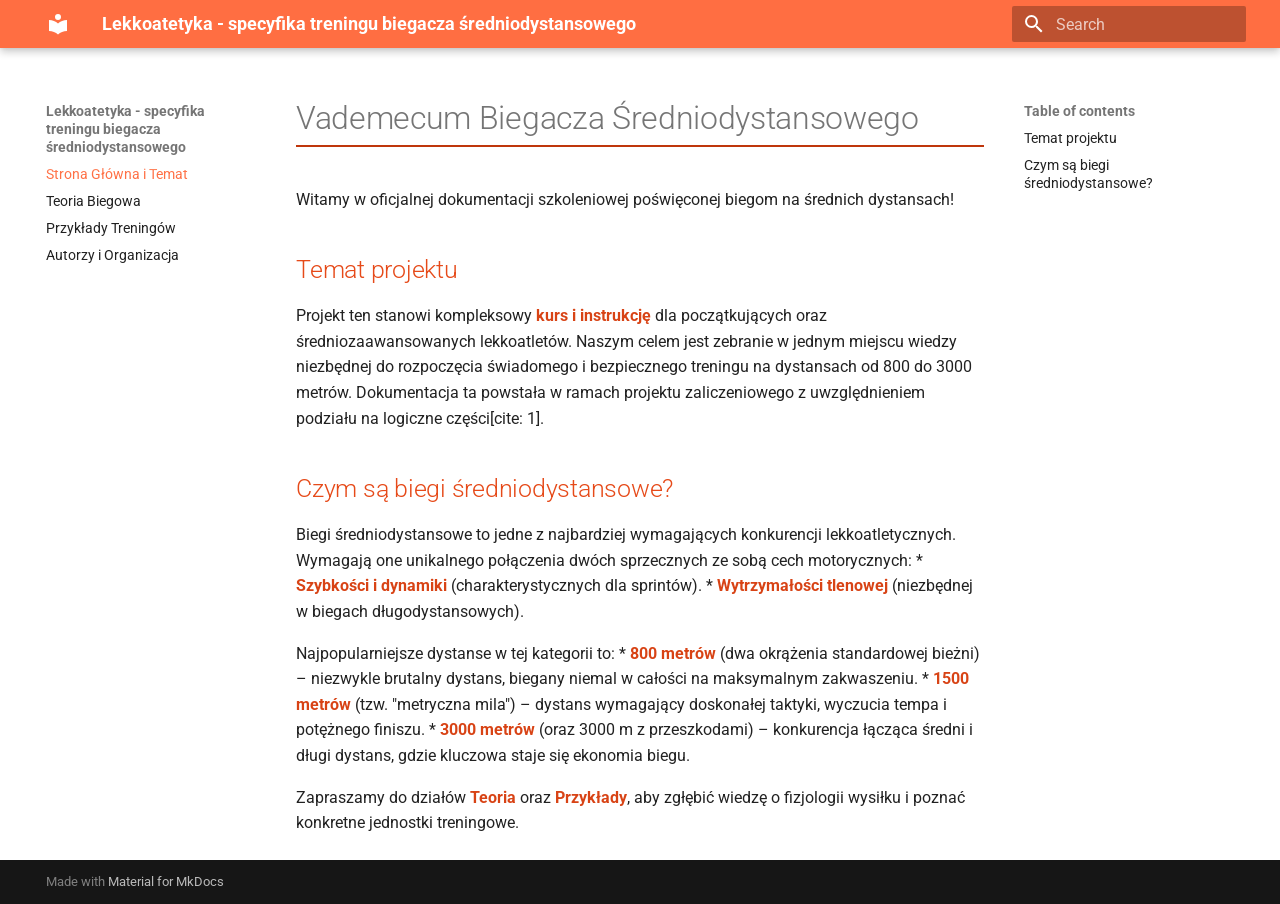
<file: site/index.html>
<!doctype html>
<html lang="en" class="no-js">
  <head>
    
      <meta charset="utf-8">
      <meta name="viewport" content="width=device-width,initial-scale=1">
      
      
      
      
      
        <link rel="next" href="przyklady/">
      
      
        
      
      
      <link rel="icon" href="assets/images/favicon.png">
      <meta name="generator" content="mkdocs-1.6.1, mkdocs-material-9.7.6">
    
    
      
        <title>Lekkoatetyka - specyfika treningu biegacza średniodystansowego</title>
      
    
    
      <link rel="stylesheet" href="assets/stylesheets/main.484c7ddc.min.css">
      
        
        <link rel="stylesheet" href="assets/stylesheets/palette.ab4e12ef.min.css">
      
      


    
    
      
    
    
      
        
        
        <link rel="preconnect" href="https://fonts.gstatic.com" crossorigin>
        <link rel="stylesheet" href="https://fonts.googleapis.com/css?family=Roboto:300,300i,400,400i,700,700i%7CRoboto+Mono:400,400i,700,700i&display=fallback">
        <style>:root{--md-text-font:"Roboto";--md-code-font:"Roboto Mono"}</style>
      
    
    
      <link rel="stylesheet" href="stylesheets/custom.css">
    
    <script>__md_scope=new URL(".",location),__md_hash=e=>[...e].reduce(((e,_)=>(e<<5)-e+_.charCodeAt(0)),0),__md_get=(e,_=localStorage,t=__md_scope)=>JSON.parse(_.getItem(t.pathname+"."+e)),__md_set=(e,_,t=localStorage,a=__md_scope)=>{try{t.setItem(a.pathname+"."+e,JSON.stringify(_))}catch(e){}}</script>
    
      

    
    
  </head>
  
  
    
    
    
    
    
    <body dir="ltr" data-md-color-scheme="default" data-md-color-primary="deep-orange" data-md-color-accent="amber">
  
    
    <input class="md-toggle" data-md-toggle="drawer" type="checkbox" id="__drawer" autocomplete="off">
    <input class="md-toggle" data-md-toggle="search" type="checkbox" id="__search" autocomplete="off">
    <label class="md-overlay" for="__drawer"></label>
    <div data-md-component="skip">
      
        
        <a href="#vademecum-biegacza-sredniodystansowego" class="md-skip">
          Skip to content
        </a>
      
    </div>
    <div data-md-component="announce">
      
    </div>
    
    
      

  

<header class="md-header md-header--shadow" data-md-component="header">
  <nav class="md-header__inner md-grid" aria-label="Header">
    <a href="." title="Lekkoatetyka - specyfika treningu biegacza średniodystansowego" class="md-header__button md-logo" aria-label="Lekkoatetyka - specyfika treningu biegacza średniodystansowego" data-md-component="logo">
      
  
  <svg xmlns="http://www.w3.org/2000/svg" viewBox="0 0 24 24"><path d="M12 8a3 3 0 0 0 3-3 3 3 0 0 0-3-3 3 3 0 0 0-3 3 3 3 0 0 0 3 3m0 3.54C9.64 9.35 6.5 8 3 8v11c3.5 0 6.64 1.35 9 3.54 2.36-2.19 5.5-3.54 9-3.54V8c-3.5 0-6.64 1.35-9 3.54"/></svg>

    </a>
    <label class="md-header__button md-icon" for="__drawer">
      
      <svg xmlns="http://www.w3.org/2000/svg" viewBox="0 0 24 24"><path d="M3 6h18v2H3zm0 5h18v2H3zm0 5h18v2H3z"/></svg>
    </label>
    <div class="md-header__title" data-md-component="header-title">
      <div class="md-header__ellipsis">
        <div class="md-header__topic">
          <span class="md-ellipsis">
            Lekkoatetyka - specyfika treningu biegacza średniodystansowego
          </span>
        </div>
        <div class="md-header__topic" data-md-component="header-topic">
          <span class="md-ellipsis">
            
              Strona Główna i Temat
            
          </span>
        </div>
      </div>
    </div>
    
      
    
    
    
    
      
      
        <label class="md-header__button md-icon" for="__search">
          
          <svg xmlns="http://www.w3.org/2000/svg" viewBox="0 0 24 24"><path d="M9.5 3A6.5 6.5 0 0 1 16 9.5c0 1.61-.59 3.09-1.56 4.23l.27.27h.79l5 5-1.5 1.5-5-5v-.79l-.27-.27A6.52 6.52 0 0 1 9.5 16 6.5 6.5 0 0 1 3 9.5 6.5 6.5 0 0 1 9.5 3m0 2C7 5 5 7 5 9.5S7 14 9.5 14 14 12 14 9.5 12 5 9.5 5"/></svg>
        </label>
        <div class="md-search" data-md-component="search" role="dialog">
  <label class="md-search__overlay" for="__search"></label>
  <div class="md-search__inner" role="search">
    <form class="md-search__form" name="search">
      <input type="text" class="md-search__input" name="query" aria-label="Search" placeholder="Search" autocapitalize="off" autocorrect="off" autocomplete="off" spellcheck="false" data-md-component="search-query" required>
      <label class="md-search__icon md-icon" for="__search">
        
        <svg xmlns="http://www.w3.org/2000/svg" viewBox="0 0 24 24"><path d="M9.5 3A6.5 6.5 0 0 1 16 9.5c0 1.61-.59 3.09-1.56 4.23l.27.27h.79l5 5-1.5 1.5-5-5v-.79l-.27-.27A6.52 6.52 0 0 1 9.5 16 6.5 6.5 0 0 1 3 9.5 6.5 6.5 0 0 1 9.5 3m0 2C7 5 5 7 5 9.5S7 14 9.5 14 14 12 14 9.5 12 5 9.5 5"/></svg>
        
        <svg xmlns="http://www.w3.org/2000/svg" viewBox="0 0 24 24"><path d="M20 11v2H8l5.5 5.5-1.42 1.42L4.16 12l7.92-7.92L13.5 5.5 8 11z"/></svg>
      </label>
      <nav class="md-search__options" aria-label="Search">
        
        <button type="reset" class="md-search__icon md-icon" title="Clear" aria-label="Clear" tabindex="-1">
          
          <svg xmlns="http://www.w3.org/2000/svg" viewBox="0 0 24 24"><path d="M19 6.41 17.59 5 12 10.59 6.41 5 5 6.41 10.59 12 5 17.59 6.41 19 12 13.41 17.59 19 19 17.59 13.41 12z"/></svg>
        </button>
      </nav>
      
    </form>
    <div class="md-search__output">
      <div class="md-search__scrollwrap" tabindex="0" data-md-scrollfix>
        <div class="md-search-result" data-md-component="search-result">
          <div class="md-search-result__meta">
            Initializing search
          </div>
          <ol class="md-search-result__list" role="presentation"></ol>
        </div>
      </div>
    </div>
  </div>
</div>
      
    
    
  </nav>
  
</header>
    
    <div class="md-container" data-md-component="container">
      
      
        
          
        
      
      <main class="md-main" data-md-component="main">
        <div class="md-main__inner md-grid">
          
            
              
              <div class="md-sidebar md-sidebar--primary" data-md-component="sidebar" data-md-type="navigation" >
                <div class="md-sidebar__scrollwrap">
                  <div class="md-sidebar__inner">
                    



<nav class="md-nav md-nav--primary" aria-label="Navigation" data-md-level="0">
  <label class="md-nav__title" for="__drawer">
    <a href="." title="Lekkoatetyka - specyfika treningu biegacza średniodystansowego" class="md-nav__button md-logo" aria-label="Lekkoatetyka - specyfika treningu biegacza średniodystansowego" data-md-component="logo">
      
  
  <svg xmlns="http://www.w3.org/2000/svg" viewBox="0 0 24 24"><path d="M12 8a3 3 0 0 0 3-3 3 3 0 0 0-3-3 3 3 0 0 0-3 3 3 3 0 0 0 3 3m0 3.54C9.64 9.35 6.5 8 3 8v11c3.5 0 6.64 1.35 9 3.54 2.36-2.19 5.5-3.54 9-3.54V8c-3.5 0-6.64 1.35-9 3.54"/></svg>

    </a>
    Lekkoatetyka - specyfika treningu biegacza średniodystansowego
  </label>
  
  <ul class="md-nav__list" data-md-scrollfix>
    
      
      
  
  
    
  
  
  
    <li class="md-nav__item md-nav__item--active">
      
      <input class="md-nav__toggle md-toggle" type="checkbox" id="__toc">
      
      
        
      
      
        <label class="md-nav__link md-nav__link--active" for="__toc">
          
  
  
  <span class="md-ellipsis">
    
  
    Strona Główna i Temat
  

    
  </span>
  
  

          <span class="md-nav__icon md-icon"></span>
        </label>
      
      <a href="." class="md-nav__link md-nav__link--active">
        
  
  
  <span class="md-ellipsis">
    
  
    Strona Główna i Temat
  

    
  </span>
  
  

      </a>
      
        

<nav class="md-nav md-nav--secondary" aria-label="Table of contents">
  
  
  
    
  
  
    <label class="md-nav__title" for="__toc">
      <span class="md-nav__icon md-icon"></span>
      Table of contents
    </label>
    <ul class="md-nav__list" data-md-component="toc" data-md-scrollfix>
      
        <li class="md-nav__item">
  <a href="#temat-projektu" class="md-nav__link">
    <span class="md-ellipsis">
      
        Temat projektu
      
    </span>
  </a>
  
</li>
      
        <li class="md-nav__item">
  <a href="#czym-sa-biegi-sredniodystansowe" class="md-nav__link">
    <span class="md-ellipsis">
      
        Czym są biegi średniodystansowe?
      
    </span>
  </a>
  
</li>
      
    </ul>
  
</nav>
      
    </li>
  

    
      
      
  
  
  
  
    <li class="md-nav__item">
      <a href="tresc.md" class="md-nav__link">
        
  
  
  <span class="md-ellipsis">
    
  
    Teoria Biegowa
  

    
  </span>
  
  

      </a>
    </li>
  

    
      
      
  
  
  
  
    <li class="md-nav__item">
      <a href="przyklady/" class="md-nav__link">
        
  
  
  <span class="md-ellipsis">
    
  
    Przykłady Treningów
  

    
  </span>
  
  

      </a>
    </li>
  

    
      
      
  
  
  
  
    <li class="md-nav__item">
      <a href="autorzy/" class="md-nav__link">
        
  
  
  <span class="md-ellipsis">
    
  
    Autorzy i Organizacja
  

    
  </span>
  
  

      </a>
    </li>
  

    
  </ul>
</nav>
                  </div>
                </div>
              </div>
            
            
              
              <div class="md-sidebar md-sidebar--secondary" data-md-component="sidebar" data-md-type="toc" >
                <div class="md-sidebar__scrollwrap">
                  <div class="md-sidebar__inner">
                    

<nav class="md-nav md-nav--secondary" aria-label="Table of contents">
  
  
  
    
  
  
    <label class="md-nav__title" for="__toc">
      <span class="md-nav__icon md-icon"></span>
      Table of contents
    </label>
    <ul class="md-nav__list" data-md-component="toc" data-md-scrollfix>
      
        <li class="md-nav__item">
  <a href="#temat-projektu" class="md-nav__link">
    <span class="md-ellipsis">
      
        Temat projektu
      
    </span>
  </a>
  
</li>
      
        <li class="md-nav__item">
  <a href="#czym-sa-biegi-sredniodystansowe" class="md-nav__link">
    <span class="md-ellipsis">
      
        Czym są biegi średniodystansowe?
      
    </span>
  </a>
  
</li>
      
    </ul>
  
</nav>
                  </div>
                </div>
              </div>
            
          
          
            <div class="md-content" data-md-component="content">
              
              <article class="md-content__inner md-typeset">
                
                  



<h1 id="vademecum-biegacza-sredniodystansowego">Vademecum Biegacza Średniodystansowego</h1>
<p>Witamy w oficjalnej dokumentacji szkoleniowej poświęconej biegom na średnich dystansach!</p>
<h2 id="temat-projektu">Temat projektu</h2>
<p>Projekt ten stanowi kompleksowy <strong>kurs i instrukcję</strong> dla początkujących oraz średniozaawansowanych lekkoatletów. Naszym celem jest zebranie w jednym miejscu wiedzy niezbędnej do rozpoczęcia świadomego i bezpiecznego treningu na dystansach od 800 do 3000 metrów. Dokumentacja ta powstała w ramach projektu zaliczeniowego z uwzględnieniem podziału na logiczne części[cite: 1].</p>
<h2 id="czym-sa-biegi-sredniodystansowe">Czym są biegi średniodystansowe?</h2>
<p>Biegi średniodystansowe to jedne z najbardziej wymagających konkurencji lekkoatletycznych. Wymagają one unikalnego połączenia dwóch sprzecznych ze sobą cech motorycznych:
* <strong>Szybkości i dynamiki</strong> (charakterystycznych dla sprintów).
* <strong>Wytrzymałości tlenowej</strong> (niezbędnej w biegach długodystansowych).</p>
<p>Najpopularniejsze dystanse w tej kategorii to:
* <strong>800 metrów</strong> (dwa okrążenia standardowej bieżni) – niezwykle brutalny dystans, biegany niemal w całości na maksymalnym zakwaszeniu.
* <strong>1500 metrów</strong> (tzw. "metryczna mila") – dystans wymagający doskonałej taktyki, wyczucia tempa i potężnego finiszu.
* <strong>3000 metrów</strong> (oraz 3000 m z przeszkodami) – konkurencja łącząca średni i długi dystans, gdzie kluczowa staje się ekonomia biegu.</p>
<p>Zapraszamy do działów <strong>Teoria</strong> oraz <strong>Przykłady</strong>, aby zgłębić wiedzę o fizjologii wysiłku i poznać konkretne jednostki treningowe.</p>












                
              </article>
            </div>
          
          
<script>var target=document.getElementById(location.hash.slice(1));target&&target.name&&(target.checked=target.name.startsWith("__tabbed_"))</script>
        </div>
        
      </main>
      
        <footer class="md-footer">
  
  <div class="md-footer-meta md-typeset">
    <div class="md-footer-meta__inner md-grid">
      <div class="md-copyright">
  
  
    Made with
    <a href="https://squidfunk.github.io/mkdocs-material/" target="_blank" rel="noopener">
      Material for MkDocs
    </a>
  
</div>
      
    </div>
  </div>
</footer>
      
    </div>
    <div class="md-dialog" data-md-component="dialog">
      <div class="md-dialog__inner md-typeset"></div>
    </div>
    
    
    
      
      
      <script id="__config" type="application/json">{"annotate": null, "base": ".", "features": [], "search": "assets/javascripts/workers/search.2c215733.min.js", "tags": null, "translations": {"clipboard.copied": "Copied to clipboard", "clipboard.copy": "Copy to clipboard", "search.result.more.one": "1 more on this page", "search.result.more.other": "# more on this page", "search.result.none": "No matching documents", "search.result.one": "1 matching document", "search.result.other": "# matching documents", "search.result.placeholder": "Type to start searching", "search.result.term.missing": "Missing", "select.version": "Select version"}, "version": null}</script>
    
    
      <script src="assets/javascripts/bundle.79ae519e.min.js"></script>
      
    
  </body>
</html>
</file>
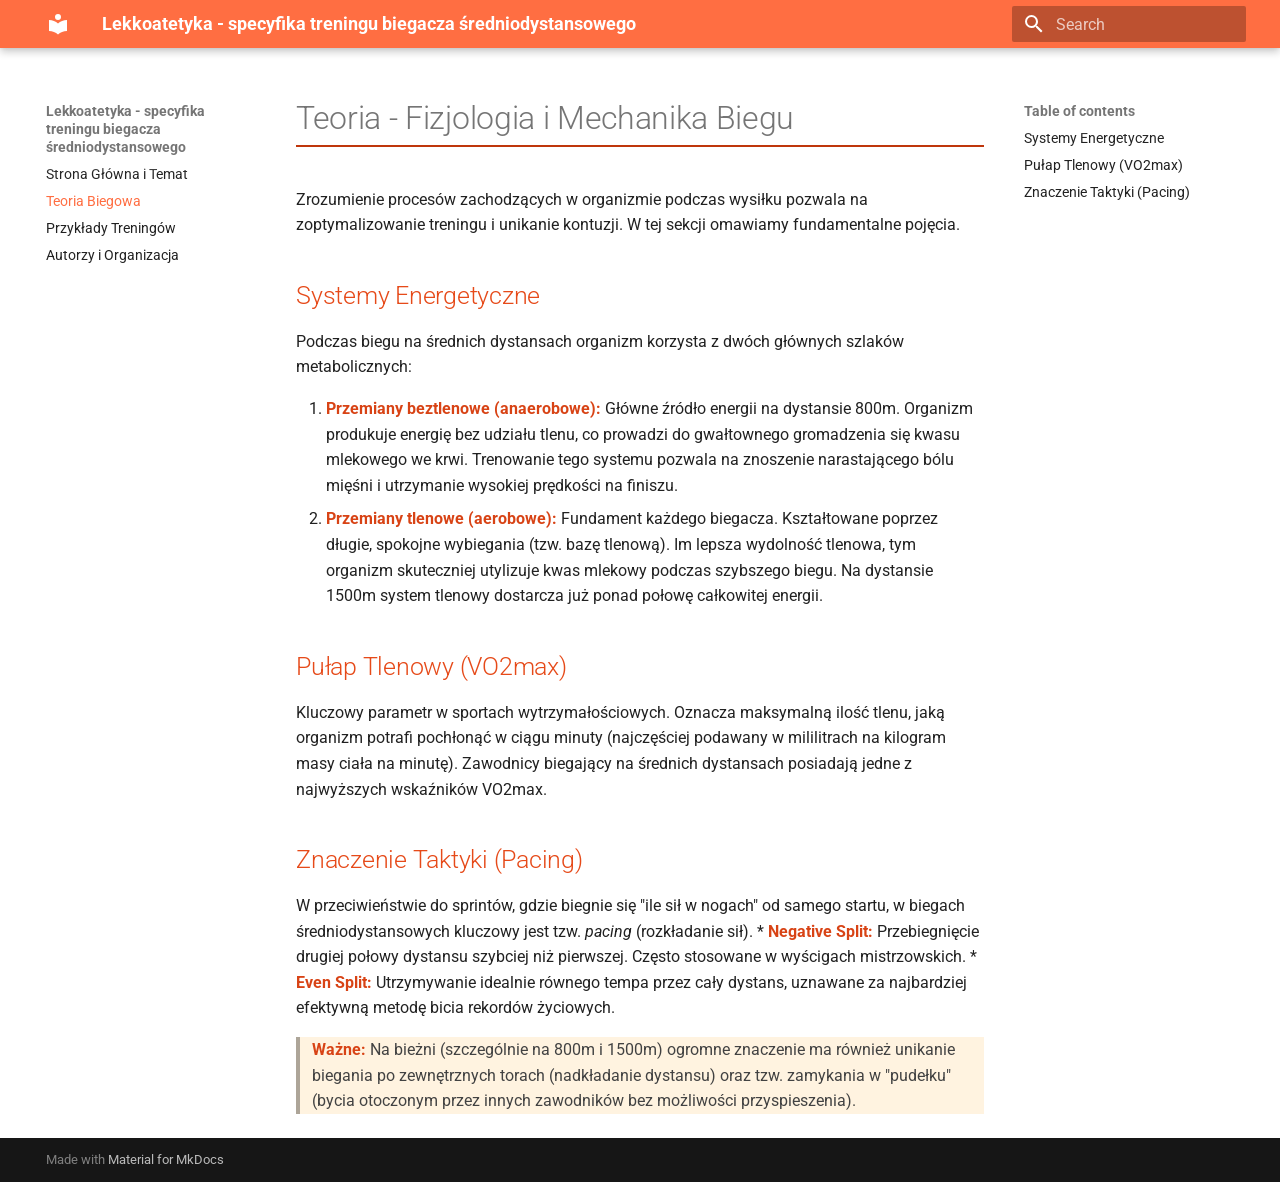
<file: teoria/index.html>
<!doctype html>
<html lang="en" class="no-js">
  <head>
    
      <meta charset="utf-8">
      <meta name="viewport" content="width=device-width,initial-scale=1">
      
      
      
      
        <link rel="prev" href="..">
      
      
        <link rel="next" href="../przyklady/">
      
      
        
      
      
      <link rel="icon" href="../assets/images/favicon.png">
      <meta name="generator" content="mkdocs-1.6.1, mkdocs-material-9.7.6">
    
    
      
        <title>Teoria Biegowa - Lekkoatetyka - specyfika treningu biegacza średniodystansowego</title>
      
    
    
      <link rel="stylesheet" href="../assets/stylesheets/main.484c7ddc.min.css">
      
        
        <link rel="stylesheet" href="../assets/stylesheets/palette.ab4e12ef.min.css">
      
      


    
    
      
    
    
      
        
        
        <link rel="preconnect" href="https://fonts.gstatic.com" crossorigin>
        <link rel="stylesheet" href="https://fonts.googleapis.com/css?family=Roboto:300,300i,400,400i,700,700i%7CRoboto+Mono:400,400i,700,700i&display=fallback">
        <style>:root{--md-text-font:"Roboto";--md-code-font:"Roboto Mono"}</style>
      
    
    
      <link rel="stylesheet" href="../stylesheets/custom.css">
    
    <script>__md_scope=new URL("..",location),__md_hash=e=>[...e].reduce(((e,_)=>(e<<5)-e+_.charCodeAt(0)),0),__md_get=(e,_=localStorage,t=__md_scope)=>JSON.parse(_.getItem(t.pathname+"."+e)),__md_set=(e,_,t=localStorage,a=__md_scope)=>{try{t.setItem(a.pathname+"."+e,JSON.stringify(_))}catch(e){}}</script>
    
      

    
    
  </head>
  
  
    
    
    
    
    
    <body dir="ltr" data-md-color-scheme="default" data-md-color-primary="deep-orange" data-md-color-accent="amber">
  
    
    <input class="md-toggle" data-md-toggle="drawer" type="checkbox" id="__drawer" autocomplete="off">
    <input class="md-toggle" data-md-toggle="search" type="checkbox" id="__search" autocomplete="off">
    <label class="md-overlay" for="__drawer"></label>
    <div data-md-component="skip">
      
        
        <a href="#teoria-fizjologia-i-mechanika-biegu" class="md-skip">
          Skip to content
        </a>
      
    </div>
    <div data-md-component="announce">
      
    </div>
    
    
      

  

<header class="md-header md-header--shadow" data-md-component="header">
  <nav class="md-header__inner md-grid" aria-label="Header">
    <a href=".." title="Lekkoatetyka - specyfika treningu biegacza średniodystansowego" class="md-header__button md-logo" aria-label="Lekkoatetyka - specyfika treningu biegacza średniodystansowego" data-md-component="logo">
      
  
  <svg xmlns="http://www.w3.org/2000/svg" viewBox="0 0 24 24"><path d="M12 8a3 3 0 0 0 3-3 3 3 0 0 0-3-3 3 3 0 0 0-3 3 3 3 0 0 0 3 3m0 3.54C9.64 9.35 6.5 8 3 8v11c3.5 0 6.64 1.35 9 3.54 2.36-2.19 5.5-3.54 9-3.54V8c-3.5 0-6.64 1.35-9 3.54"/></svg>

    </a>
    <label class="md-header__button md-icon" for="__drawer">
      
      <svg xmlns="http://www.w3.org/2000/svg" viewBox="0 0 24 24"><path d="M3 6h18v2H3zm0 5h18v2H3zm0 5h18v2H3z"/></svg>
    </label>
    <div class="md-header__title" data-md-component="header-title">
      <div class="md-header__ellipsis">
        <div class="md-header__topic">
          <span class="md-ellipsis">
            Lekkoatetyka - specyfika treningu biegacza średniodystansowego
          </span>
        </div>
        <div class="md-header__topic" data-md-component="header-topic">
          <span class="md-ellipsis">
            
              Teoria Biegowa
            
          </span>
        </div>
      </div>
    </div>
    
      
    
    
    
    
      
      
        <label class="md-header__button md-icon" for="__search">
          
          <svg xmlns="http://www.w3.org/2000/svg" viewBox="0 0 24 24"><path d="M9.5 3A6.5 6.5 0 0 1 16 9.5c0 1.61-.59 3.09-1.56 4.23l.27.27h.79l5 5-1.5 1.5-5-5v-.79l-.27-.27A6.52 6.52 0 0 1 9.5 16 6.5 6.5 0 0 1 3 9.5 6.5 6.5 0 0 1 9.5 3m0 2C7 5 5 7 5 9.5S7 14 9.5 14 14 12 14 9.5 12 5 9.5 5"/></svg>
        </label>
        <div class="md-search" data-md-component="search" role="dialog">
  <label class="md-search__overlay" for="__search"></label>
  <div class="md-search__inner" role="search">
    <form class="md-search__form" name="search">
      <input type="text" class="md-search__input" name="query" aria-label="Search" placeholder="Search" autocapitalize="off" autocorrect="off" autocomplete="off" spellcheck="false" data-md-component="search-query" required>
      <label class="md-search__icon md-icon" for="__search">
        
        <svg xmlns="http://www.w3.org/2000/svg" viewBox="0 0 24 24"><path d="M9.5 3A6.5 6.5 0 0 1 16 9.5c0 1.61-.59 3.09-1.56 4.23l.27.27h.79l5 5-1.5 1.5-5-5v-.79l-.27-.27A6.52 6.52 0 0 1 9.5 16 6.5 6.5 0 0 1 3 9.5 6.5 6.5 0 0 1 9.5 3m0 2C7 5 5 7 5 9.5S7 14 9.5 14 14 12 14 9.5 12 5 9.5 5"/></svg>
        
        <svg xmlns="http://www.w3.org/2000/svg" viewBox="0 0 24 24"><path d="M20 11v2H8l5.5 5.5-1.42 1.42L4.16 12l7.92-7.92L13.5 5.5 8 11z"/></svg>
      </label>
      <nav class="md-search__options" aria-label="Search">
        
        <button type="reset" class="md-search__icon md-icon" title="Clear" aria-label="Clear" tabindex="-1">
          
          <svg xmlns="http://www.w3.org/2000/svg" viewBox="0 0 24 24"><path d="M19 6.41 17.59 5 12 10.59 6.41 5 5 6.41 10.59 12 5 17.59 6.41 19 12 13.41 17.59 19 19 17.59 13.41 12z"/></svg>
        </button>
      </nav>
      
    </form>
    <div class="md-search__output">
      <div class="md-search__scrollwrap" tabindex="0" data-md-scrollfix>
        <div class="md-search-result" data-md-component="search-result">
          <div class="md-search-result__meta">
            Initializing search
          </div>
          <ol class="md-search-result__list" role="presentation"></ol>
        </div>
      </div>
    </div>
  </div>
</div>
      
    
    
  </nav>
  
</header>
    
    <div class="md-container" data-md-component="container">
      
      
        
          
        
      
      <main class="md-main" data-md-component="main">
        <div class="md-main__inner md-grid">
          
            
              
              <div class="md-sidebar md-sidebar--primary" data-md-component="sidebar" data-md-type="navigation" >
                <div class="md-sidebar__scrollwrap">
                  <div class="md-sidebar__inner">
                    



<nav class="md-nav md-nav--primary" aria-label="Navigation" data-md-level="0">
  <label class="md-nav__title" for="__drawer">
    <a href=".." title="Lekkoatetyka - specyfika treningu biegacza średniodystansowego" class="md-nav__button md-logo" aria-label="Lekkoatetyka - specyfika treningu biegacza średniodystansowego" data-md-component="logo">
      
  
  <svg xmlns="http://www.w3.org/2000/svg" viewBox="0 0 24 24"><path d="M12 8a3 3 0 0 0 3-3 3 3 0 0 0-3-3 3 3 0 0 0-3 3 3 3 0 0 0 3 3m0 3.54C9.64 9.35 6.5 8 3 8v11c3.5 0 6.64 1.35 9 3.54 2.36-2.19 5.5-3.54 9-3.54V8c-3.5 0-6.64 1.35-9 3.54"/></svg>

    </a>
    Lekkoatetyka - specyfika treningu biegacza średniodystansowego
  </label>
  
  <ul class="md-nav__list" data-md-scrollfix>
    
      
      
  
  
  
  
    <li class="md-nav__item">
      <a href=".." class="md-nav__link">
        
  
  
  <span class="md-ellipsis">
    
  
    Strona Główna i Temat
  

    
  </span>
  
  

      </a>
    </li>
  

    
      
      
  
  
    
  
  
  
    <li class="md-nav__item md-nav__item--active">
      
      <input class="md-nav__toggle md-toggle" type="checkbox" id="__toc">
      
      
        
      
      
        <label class="md-nav__link md-nav__link--active" for="__toc">
          
  
  
  <span class="md-ellipsis">
    
  
    Teoria Biegowa
  

    
  </span>
  
  

          <span class="md-nav__icon md-icon"></span>
        </label>
      
      <a href="./" class="md-nav__link md-nav__link--active">
        
  
  
  <span class="md-ellipsis">
    
  
    Teoria Biegowa
  

    
  </span>
  
  

      </a>
      
        

<nav class="md-nav md-nav--secondary" aria-label="Table of contents">
  
  
  
    
  
  
    <label class="md-nav__title" for="__toc">
      <span class="md-nav__icon md-icon"></span>
      Table of contents
    </label>
    <ul class="md-nav__list" data-md-component="toc" data-md-scrollfix>
      
        <li class="md-nav__item">
  <a href="#systemy-energetyczne" class="md-nav__link">
    <span class="md-ellipsis">
      
        Systemy Energetyczne
      
    </span>
  </a>
  
</li>
      
        <li class="md-nav__item">
  <a href="#puap-tlenowy-vo2max" class="md-nav__link">
    <span class="md-ellipsis">
      
        Pułap Tlenowy (VO2max)
      
    </span>
  </a>
  
</li>
      
        <li class="md-nav__item">
  <a href="#znaczenie-taktyki-pacing" class="md-nav__link">
    <span class="md-ellipsis">
      
        Znaczenie Taktyki (Pacing)
      
    </span>
  </a>
  
</li>
      
    </ul>
  
</nav>
      
    </li>
  

    
      
      
  
  
  
  
    <li class="md-nav__item">
      <a href="../przyklady/" class="md-nav__link">
        
  
  
  <span class="md-ellipsis">
    
  
    Przykłady Treningów
  

    
  </span>
  
  

      </a>
    </li>
  

    
      
      
  
  
  
  
    <li class="md-nav__item">
      <a href="../autorzy/" class="md-nav__link">
        
  
  
  <span class="md-ellipsis">
    
  
    Autorzy i Organizacja
  

    
  </span>
  
  

      </a>
    </li>
  

    
  </ul>
</nav>
                  </div>
                </div>
              </div>
            
            
              
              <div class="md-sidebar md-sidebar--secondary" data-md-component="sidebar" data-md-type="toc" >
                <div class="md-sidebar__scrollwrap">
                  <div class="md-sidebar__inner">
                    

<nav class="md-nav md-nav--secondary" aria-label="Table of contents">
  
  
  
    
  
  
    <label class="md-nav__title" for="__toc">
      <span class="md-nav__icon md-icon"></span>
      Table of contents
    </label>
    <ul class="md-nav__list" data-md-component="toc" data-md-scrollfix>
      
        <li class="md-nav__item">
  <a href="#systemy-energetyczne" class="md-nav__link">
    <span class="md-ellipsis">
      
        Systemy Energetyczne
      
    </span>
  </a>
  
</li>
      
        <li class="md-nav__item">
  <a href="#puap-tlenowy-vo2max" class="md-nav__link">
    <span class="md-ellipsis">
      
        Pułap Tlenowy (VO2max)
      
    </span>
  </a>
  
</li>
      
        <li class="md-nav__item">
  <a href="#znaczenie-taktyki-pacing" class="md-nav__link">
    <span class="md-ellipsis">
      
        Znaczenie Taktyki (Pacing)
      
    </span>
  </a>
  
</li>
      
    </ul>
  
</nav>
                  </div>
                </div>
              </div>
            
          
          
            <div class="md-content" data-md-component="content">
              
              <article class="md-content__inner md-typeset">
                
                  



<h1 id="teoria-fizjologia-i-mechanika-biegu">Teoria - Fizjologia i Mechanika Biegu</h1>
<p>Zrozumienie procesów zachodzących w organizmie podczas wysiłku pozwala na zoptymalizowanie treningu i unikanie kontuzji. W tej sekcji omawiamy fundamentalne pojęcia.</p>
<h2 id="systemy-energetyczne">Systemy Energetyczne</h2>
<p>Podczas biegu na średnich dystansach organizm korzysta z dwóch głównych szlaków metabolicznych:</p>
<ol>
<li><strong>Przemiany beztlenowe (anaerobowe):</strong>
   Główne źródło energii na dystansie 800m. Organizm produkuje energię bez udziału tlenu, co prowadzi do gwałtownego gromadzenia się kwasu mlekowego we krwi. Trenowanie tego systemu pozwala na znoszenie narastającego bólu mięśni i utrzymanie wysokiej prędkości na finiszu.</li>
<li><strong>Przemiany tlenowe (aerobowe):</strong>
   Fundament każdego biegacza. Kształtowane poprzez długie, spokojne wybiegania (tzw. bazę tlenową). Im lepsza wydolność tlenowa, tym organizm skuteczniej utylizuje kwas mlekowy podczas szybszego biegu. Na dystansie 1500m system tlenowy dostarcza już ponad połowę całkowitej energii.</li>
</ol>
<h2 id="puap-tlenowy-vo2max">Pułap Tlenowy (VO2max)</h2>
<p>Kluczowy parametr w sportach wytrzymałościowych. Oznacza maksymalną ilość tlenu, jaką organizm potrafi pochłonąć w ciągu minuty (najczęściej podawany w mililitrach na kilogram masy ciała na minutę). Zawodnicy biegający na średnich dystansach posiadają jedne z najwyższych wskaźników VO2max.</p>
<h2 id="znaczenie-taktyki-pacing">Znaczenie Taktyki (Pacing)</h2>
<p>W przeciwieństwie do sprintów, gdzie biegnie się "ile sił w nogach" od samego startu, w biegach średniodystansowych kluczowy jest tzw. <em>pacing</em> (rozkładanie sił).
* <strong>Negative Split:</strong> Przebiegnięcie drugiej połowy dystansu szybciej niż pierwszej. Często stosowane w wyścigach mistrzowskich.
* <strong>Even Split:</strong> Utrzymywanie idealnie równego tempa przez cały dystans, uznawane za najbardziej efektywną metodę bicia rekordów życiowych.</p>
<blockquote>
<p><strong>Ważne:</strong> Na bieżni (szczególnie na 800m i 1500m) ogromne znaczenie ma również unikanie biegania po zewnętrznych torach (nadkładanie dystansu) oraz tzw. zamykania w "pudełku" (bycia otoczonym przez innych zawodników bez możliwości przyspieszenia).</p>
</blockquote>












                
              </article>
            </div>
          
          
<script>var target=document.getElementById(location.hash.slice(1));target&&target.name&&(target.checked=target.name.startsWith("__tabbed_"))</script>
        </div>
        
      </main>
      
        <footer class="md-footer">
  
  <div class="md-footer-meta md-typeset">
    <div class="md-footer-meta__inner md-grid">
      <div class="md-copyright">
  
  
    Made with
    <a href="https://squidfunk.github.io/mkdocs-material/" target="_blank" rel="noopener">
      Material for MkDocs
    </a>
  
</div>
      
    </div>
  </div>
</footer>
      
    </div>
    <div class="md-dialog" data-md-component="dialog">
      <div class="md-dialog__inner md-typeset"></div>
    </div>
    
    
    
      
      
      <script id="__config" type="application/json">{"annotate": null, "base": "..", "features": [], "search": "../assets/javascripts/workers/search.2c215733.min.js", "tags": null, "translations": {"clipboard.copied": "Copied to clipboard", "clipboard.copy": "Copy to clipboard", "search.result.more.one": "1 more on this page", "search.result.more.other": "# more on this page", "search.result.none": "No matching documents", "search.result.one": "1 matching document", "search.result.other": "# matching documents", "search.result.placeholder": "Type to start searching", "search.result.term.missing": "Missing", "select.version": "Select version"}, "version": null}</script>
    
    
      <script src="../assets/javascripts/bundle.79ae519e.min.js"></script>
      
    
  </body>
</html>
</file>
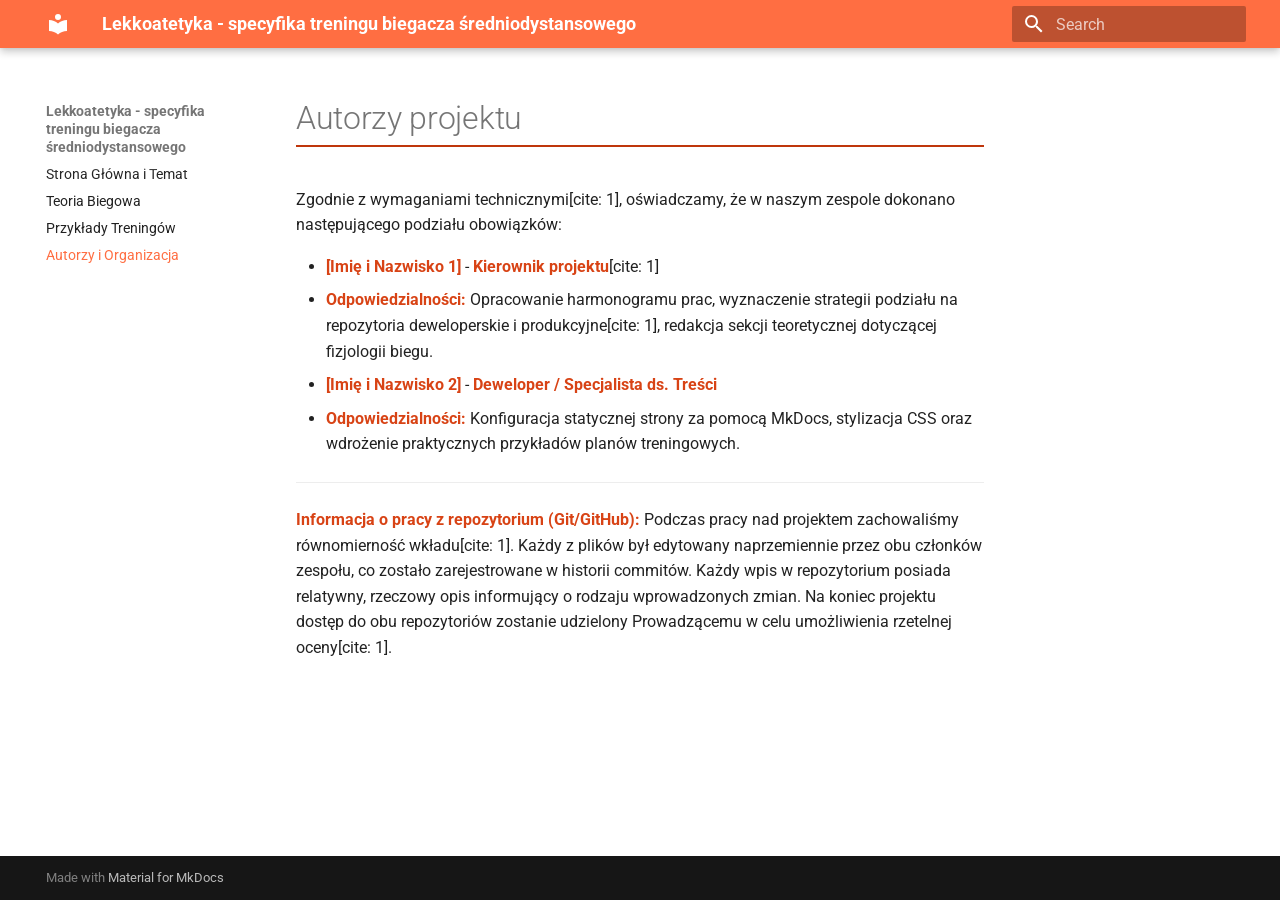
<file: site/autorzy/index.html>
<!doctype html>
<html lang="en" class="no-js">
  <head>
    
      <meta charset="utf-8">
      <meta name="viewport" content="width=device-width,initial-scale=1">
      
      
      
      
        <link rel="prev" href="../przyklady/">
      
      
      
        
      
      
      <link rel="icon" href="../assets/images/favicon.png">
      <meta name="generator" content="mkdocs-1.6.1, mkdocs-material-9.7.6">
    
    
      
        <title>Autorzy i Organizacja - Lekkoatetyka - specyfika treningu biegacza średniodystansowego</title>
      
    
    
      <link rel="stylesheet" href="../assets/stylesheets/main.484c7ddc.min.css">
      
        
        <link rel="stylesheet" href="../assets/stylesheets/palette.ab4e12ef.min.css">
      
      


    
    
      
    
    
      
        
        
        <link rel="preconnect" href="https://fonts.gstatic.com" crossorigin>
        <link rel="stylesheet" href="https://fonts.googleapis.com/css?family=Roboto:300,300i,400,400i,700,700i%7CRoboto+Mono:400,400i,700,700i&display=fallback">
        <style>:root{--md-text-font:"Roboto";--md-code-font:"Roboto Mono"}</style>
      
    
    
      <link rel="stylesheet" href="../stylesheets/custom.css">
    
    <script>__md_scope=new URL("..",location),__md_hash=e=>[...e].reduce(((e,_)=>(e<<5)-e+_.charCodeAt(0)),0),__md_get=(e,_=localStorage,t=__md_scope)=>JSON.parse(_.getItem(t.pathname+"."+e)),__md_set=(e,_,t=localStorage,a=__md_scope)=>{try{t.setItem(a.pathname+"."+e,JSON.stringify(_))}catch(e){}}</script>
    
      

    
    
  </head>
  
  
    
    
    
    
    
    <body dir="ltr" data-md-color-scheme="default" data-md-color-primary="deep-orange" data-md-color-accent="amber">
  
    
    <input class="md-toggle" data-md-toggle="drawer" type="checkbox" id="__drawer" autocomplete="off">
    <input class="md-toggle" data-md-toggle="search" type="checkbox" id="__search" autocomplete="off">
    <label class="md-overlay" for="__drawer"></label>
    <div data-md-component="skip">
      
        
        <a href="#autorzy-projektu" class="md-skip">
          Skip to content
        </a>
      
    </div>
    <div data-md-component="announce">
      
    </div>
    
    
      

  

<header class="md-header md-header--shadow" data-md-component="header">
  <nav class="md-header__inner md-grid" aria-label="Header">
    <a href=".." title="Lekkoatetyka - specyfika treningu biegacza średniodystansowego" class="md-header__button md-logo" aria-label="Lekkoatetyka - specyfika treningu biegacza średniodystansowego" data-md-component="logo">
      
  
  <svg xmlns="http://www.w3.org/2000/svg" viewBox="0 0 24 24"><path d="M12 8a3 3 0 0 0 3-3 3 3 0 0 0-3-3 3 3 0 0 0-3 3 3 3 0 0 0 3 3m0 3.54C9.64 9.35 6.5 8 3 8v11c3.5 0 6.64 1.35 9 3.54 2.36-2.19 5.5-3.54 9-3.54V8c-3.5 0-6.64 1.35-9 3.54"/></svg>

    </a>
    <label class="md-header__button md-icon" for="__drawer">
      
      <svg xmlns="http://www.w3.org/2000/svg" viewBox="0 0 24 24"><path d="M3 6h18v2H3zm0 5h18v2H3zm0 5h18v2H3z"/></svg>
    </label>
    <div class="md-header__title" data-md-component="header-title">
      <div class="md-header__ellipsis">
        <div class="md-header__topic">
          <span class="md-ellipsis">
            Lekkoatetyka - specyfika treningu biegacza średniodystansowego
          </span>
        </div>
        <div class="md-header__topic" data-md-component="header-topic">
          <span class="md-ellipsis">
            
              Autorzy i Organizacja
            
          </span>
        </div>
      </div>
    </div>
    
      
    
    
    
    
      
      
        <label class="md-header__button md-icon" for="__search">
          
          <svg xmlns="http://www.w3.org/2000/svg" viewBox="0 0 24 24"><path d="M9.5 3A6.5 6.5 0 0 1 16 9.5c0 1.61-.59 3.09-1.56 4.23l.27.27h.79l5 5-1.5 1.5-5-5v-.79l-.27-.27A6.52 6.52 0 0 1 9.5 16 6.5 6.5 0 0 1 3 9.5 6.5 6.5 0 0 1 9.5 3m0 2C7 5 5 7 5 9.5S7 14 9.5 14 14 12 14 9.5 12 5 9.5 5"/></svg>
        </label>
        <div class="md-search" data-md-component="search" role="dialog">
  <label class="md-search__overlay" for="__search"></label>
  <div class="md-search__inner" role="search">
    <form class="md-search__form" name="search">
      <input type="text" class="md-search__input" name="query" aria-label="Search" placeholder="Search" autocapitalize="off" autocorrect="off" autocomplete="off" spellcheck="false" data-md-component="search-query" required>
      <label class="md-search__icon md-icon" for="__search">
        
        <svg xmlns="http://www.w3.org/2000/svg" viewBox="0 0 24 24"><path d="M9.5 3A6.5 6.5 0 0 1 16 9.5c0 1.61-.59 3.09-1.56 4.23l.27.27h.79l5 5-1.5 1.5-5-5v-.79l-.27-.27A6.52 6.52 0 0 1 9.5 16 6.5 6.5 0 0 1 3 9.5 6.5 6.5 0 0 1 9.5 3m0 2C7 5 5 7 5 9.5S7 14 9.5 14 14 12 14 9.5 12 5 9.5 5"/></svg>
        
        <svg xmlns="http://www.w3.org/2000/svg" viewBox="0 0 24 24"><path d="M20 11v2H8l5.5 5.5-1.42 1.42L4.16 12l7.92-7.92L13.5 5.5 8 11z"/></svg>
      </label>
      <nav class="md-search__options" aria-label="Search">
        
        <button type="reset" class="md-search__icon md-icon" title="Clear" aria-label="Clear" tabindex="-1">
          
          <svg xmlns="http://www.w3.org/2000/svg" viewBox="0 0 24 24"><path d="M19 6.41 17.59 5 12 10.59 6.41 5 5 6.41 10.59 12 5 17.59 6.41 19 12 13.41 17.59 19 19 17.59 13.41 12z"/></svg>
        </button>
      </nav>
      
    </form>
    <div class="md-search__output">
      <div class="md-search__scrollwrap" tabindex="0" data-md-scrollfix>
        <div class="md-search-result" data-md-component="search-result">
          <div class="md-search-result__meta">
            Initializing search
          </div>
          <ol class="md-search-result__list" role="presentation"></ol>
        </div>
      </div>
    </div>
  </div>
</div>
      
    
    
  </nav>
  
</header>
    
    <div class="md-container" data-md-component="container">
      
      
        
          
        
      
      <main class="md-main" data-md-component="main">
        <div class="md-main__inner md-grid">
          
            
              
              <div class="md-sidebar md-sidebar--primary" data-md-component="sidebar" data-md-type="navigation" >
                <div class="md-sidebar__scrollwrap">
                  <div class="md-sidebar__inner">
                    



<nav class="md-nav md-nav--primary" aria-label="Navigation" data-md-level="0">
  <label class="md-nav__title" for="__drawer">
    <a href=".." title="Lekkoatetyka - specyfika treningu biegacza średniodystansowego" class="md-nav__button md-logo" aria-label="Lekkoatetyka - specyfika treningu biegacza średniodystansowego" data-md-component="logo">
      
  
  <svg xmlns="http://www.w3.org/2000/svg" viewBox="0 0 24 24"><path d="M12 8a3 3 0 0 0 3-3 3 3 0 0 0-3-3 3 3 0 0 0-3 3 3 3 0 0 0 3 3m0 3.54C9.64 9.35 6.5 8 3 8v11c3.5 0 6.64 1.35 9 3.54 2.36-2.19 5.5-3.54 9-3.54V8c-3.5 0-6.64 1.35-9 3.54"/></svg>

    </a>
    Lekkoatetyka - specyfika treningu biegacza średniodystansowego
  </label>
  
  <ul class="md-nav__list" data-md-scrollfix>
    
      
      
  
  
  
  
    <li class="md-nav__item">
      <a href=".." class="md-nav__link">
        
  
  
  <span class="md-ellipsis">
    
  
    Strona Główna i Temat
  

    
  </span>
  
  

      </a>
    </li>
  

    
      
      
  
  
  
  
    <li class="md-nav__item">
      <a href="../tresc.md" class="md-nav__link">
        
  
  
  <span class="md-ellipsis">
    
  
    Teoria Biegowa
  

    
  </span>
  
  

      </a>
    </li>
  

    
      
      
  
  
  
  
    <li class="md-nav__item">
      <a href="../przyklady/" class="md-nav__link">
        
  
  
  <span class="md-ellipsis">
    
  
    Przykłady Treningów
  

    
  </span>
  
  

      </a>
    </li>
  

    
      
      
  
  
    
  
  
  
    <li class="md-nav__item md-nav__item--active">
      
      <input class="md-nav__toggle md-toggle" type="checkbox" id="__toc">
      
      
        
      
      
      <a href="./" class="md-nav__link md-nav__link--active">
        
  
  
  <span class="md-ellipsis">
    
  
    Autorzy i Organizacja
  

    
  </span>
  
  

      </a>
      
    </li>
  

    
  </ul>
</nav>
                  </div>
                </div>
              </div>
            
            
              
              <div class="md-sidebar md-sidebar--secondary" data-md-component="sidebar" data-md-type="toc" >
                <div class="md-sidebar__scrollwrap">
                  <div class="md-sidebar__inner">
                    

<nav class="md-nav md-nav--secondary" aria-label="Table of contents">
  
  
  
    
  
  
</nav>
                  </div>
                </div>
              </div>
            
          
          
            <div class="md-content" data-md-component="content">
              
              <article class="md-content__inner md-typeset">
                
                  



<h1 id="autorzy-projektu">Autorzy projektu</h1>
<p>Zgodnie z wymaganiami technicznymi[cite: 1], oświadczamy, że w naszym zespole dokonano następującego podziału obowiązków:</p>
<ul>
<li><strong>[Imię i Nazwisko 1]</strong> - <strong>Kierownik projektu</strong>[cite: 1]</li>
<li><strong>Odpowiedzialności:</strong> Opracowanie harmonogramu prac, wyznaczenie strategii podziału na repozytoria deweloperskie i produkcyjne[cite: 1], redakcja sekcji teoretycznej dotyczącej fizjologii biegu.</li>
<li><strong>[Imię i Nazwisko 2]</strong> - <strong>Deweloper / Specjalista ds. Treści</strong></li>
<li><strong>Odpowiedzialności:</strong> Konfiguracja statycznej strony za pomocą MkDocs, stylizacja CSS oraz wdrożenie praktycznych przykładów planów treningowych.</li>
</ul>
<hr />
<p><strong>Informacja o pracy z repozytorium (Git/GitHub):</strong>
Podczas pracy nad projektem zachowaliśmy równomierność wkładu[cite: 1]. Każdy z plików był edytowany naprzemiennie przez obu członków zespołu, co zostało zarejestrowane w historii commitów. Każdy wpis w repozytorium posiada relatywny, rzeczowy opis informujący o rodzaju wprowadzonych zmian. Na koniec projektu dostęp do obu repozytoriów zostanie udzielony Prowadzącemu w celu umożliwienia rzetelnej oceny[cite: 1].</p>












                
              </article>
            </div>
          
          
<script>var target=document.getElementById(location.hash.slice(1));target&&target.name&&(target.checked=target.name.startsWith("__tabbed_"))</script>
        </div>
        
      </main>
      
        <footer class="md-footer">
  
  <div class="md-footer-meta md-typeset">
    <div class="md-footer-meta__inner md-grid">
      <div class="md-copyright">
  
  
    Made with
    <a href="https://squidfunk.github.io/mkdocs-material/" target="_blank" rel="noopener">
      Material for MkDocs
    </a>
  
</div>
      
    </div>
  </div>
</footer>
      
    </div>
    <div class="md-dialog" data-md-component="dialog">
      <div class="md-dialog__inner md-typeset"></div>
    </div>
    
    
    
      
      
      <script id="__config" type="application/json">{"annotate": null, "base": "..", "features": [], "search": "../assets/javascripts/workers/search.2c215733.min.js", "tags": null, "translations": {"clipboard.copied": "Copied to clipboard", "clipboard.copy": "Copy to clipboard", "search.result.more.one": "1 more on this page", "search.result.more.other": "# more on this page", "search.result.none": "No matching documents", "search.result.one": "1 matching document", "search.result.other": "# matching documents", "search.result.placeholder": "Type to start searching", "search.result.term.missing": "Missing", "select.version": "Select version"}, "version": null}</script>
    
    
      <script src="../assets/javascripts/bundle.79ae519e.min.js"></script>
      
    
  </body>
</html>
</file>
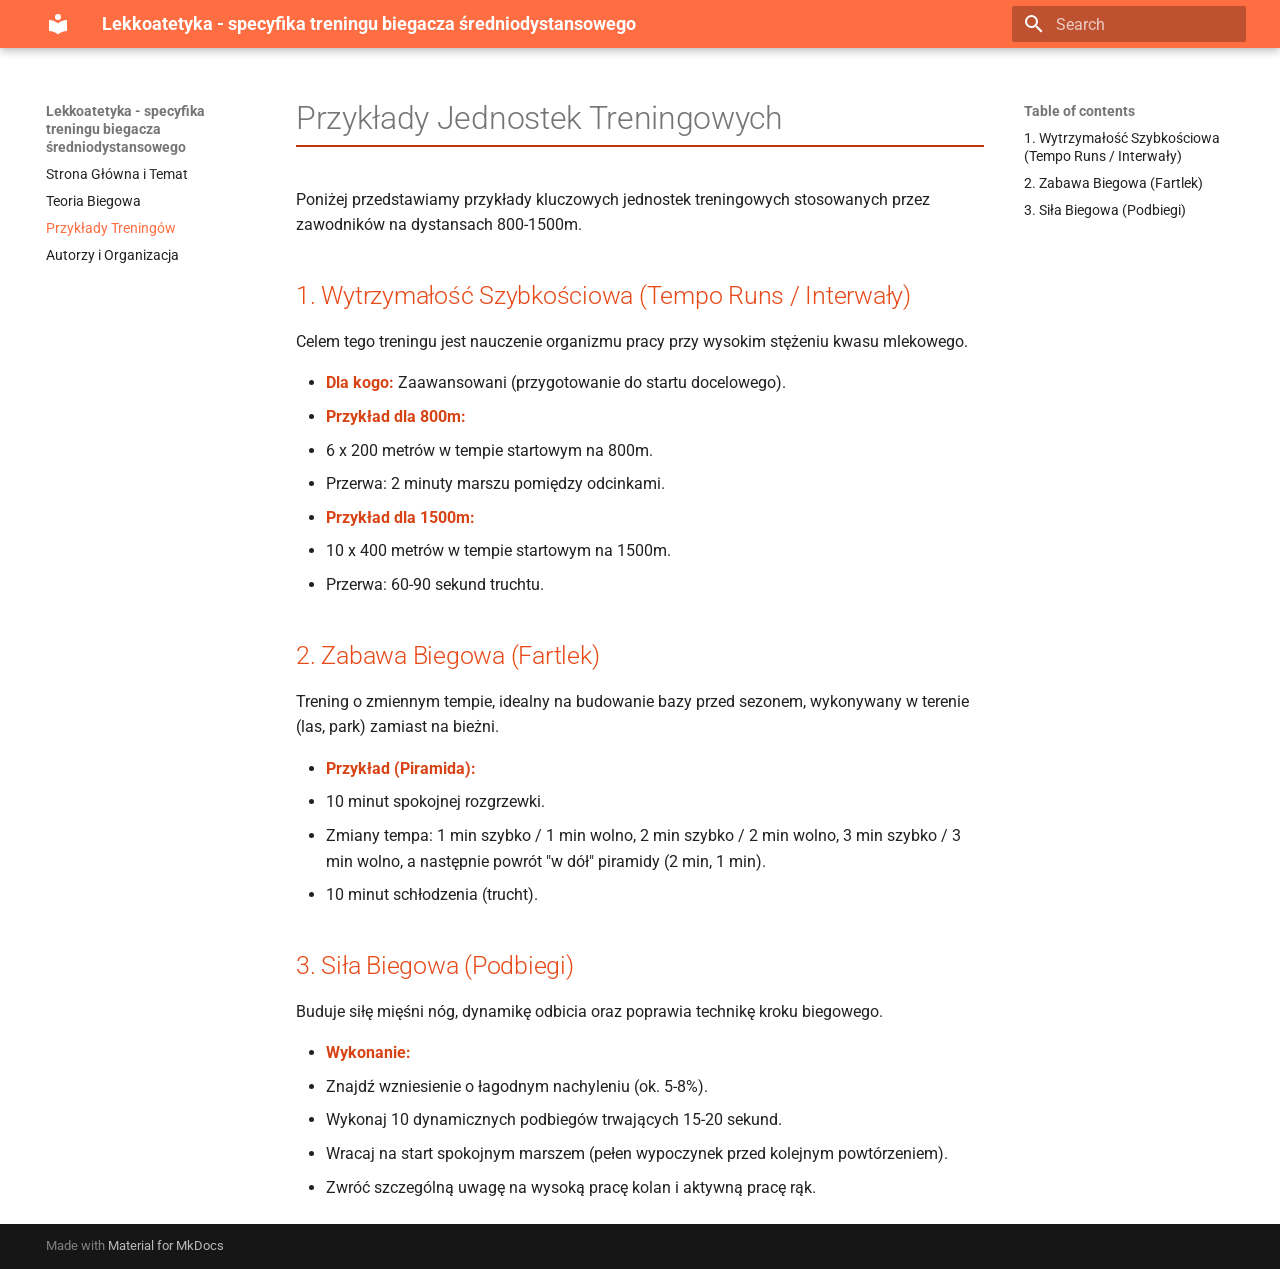
<file: site/przyklady/index.html>
<!doctype html>
<html lang="en" class="no-js">
  <head>
    
      <meta charset="utf-8">
      <meta name="viewport" content="width=device-width,initial-scale=1">
      
      
      
      
        <link rel="prev" href="..">
      
      
        <link rel="next" href="../autorzy/">
      
      
        
      
      
      <link rel="icon" href="../assets/images/favicon.png">
      <meta name="generator" content="mkdocs-1.6.1, mkdocs-material-9.7.6">
    
    
      
        <title>Przykłady Treningów - Lekkoatetyka - specyfika treningu biegacza średniodystansowego</title>
      
    
    
      <link rel="stylesheet" href="../assets/stylesheets/main.484c7ddc.min.css">
      
        
        <link rel="stylesheet" href="../assets/stylesheets/palette.ab4e12ef.min.css">
      
      


    
    
      
    
    
      
        
        
        <link rel="preconnect" href="https://fonts.gstatic.com" crossorigin>
        <link rel="stylesheet" href="https://fonts.googleapis.com/css?family=Roboto:300,300i,400,400i,700,700i%7CRoboto+Mono:400,400i,700,700i&display=fallback">
        <style>:root{--md-text-font:"Roboto";--md-code-font:"Roboto Mono"}</style>
      
    
    
      <link rel="stylesheet" href="../stylesheets/custom.css">
    
    <script>__md_scope=new URL("..",location),__md_hash=e=>[...e].reduce(((e,_)=>(e<<5)-e+_.charCodeAt(0)),0),__md_get=(e,_=localStorage,t=__md_scope)=>JSON.parse(_.getItem(t.pathname+"."+e)),__md_set=(e,_,t=localStorage,a=__md_scope)=>{try{t.setItem(a.pathname+"."+e,JSON.stringify(_))}catch(e){}}</script>
    
      

    
    
  </head>
  
  
    
    
    
    
    
    <body dir="ltr" data-md-color-scheme="default" data-md-color-primary="deep-orange" data-md-color-accent="amber">
  
    
    <input class="md-toggle" data-md-toggle="drawer" type="checkbox" id="__drawer" autocomplete="off">
    <input class="md-toggle" data-md-toggle="search" type="checkbox" id="__search" autocomplete="off">
    <label class="md-overlay" for="__drawer"></label>
    <div data-md-component="skip">
      
        
        <a href="#przykady-jednostek-treningowych" class="md-skip">
          Skip to content
        </a>
      
    </div>
    <div data-md-component="announce">
      
    </div>
    
    
      

  

<header class="md-header md-header--shadow" data-md-component="header">
  <nav class="md-header__inner md-grid" aria-label="Header">
    <a href=".." title="Lekkoatetyka - specyfika treningu biegacza średniodystansowego" class="md-header__button md-logo" aria-label="Lekkoatetyka - specyfika treningu biegacza średniodystansowego" data-md-component="logo">
      
  
  <svg xmlns="http://www.w3.org/2000/svg" viewBox="0 0 24 24"><path d="M12 8a3 3 0 0 0 3-3 3 3 0 0 0-3-3 3 3 0 0 0-3 3 3 3 0 0 0 3 3m0 3.54C9.64 9.35 6.5 8 3 8v11c3.5 0 6.64 1.35 9 3.54 2.36-2.19 5.5-3.54 9-3.54V8c-3.5 0-6.64 1.35-9 3.54"/></svg>

    </a>
    <label class="md-header__button md-icon" for="__drawer">
      
      <svg xmlns="http://www.w3.org/2000/svg" viewBox="0 0 24 24"><path d="M3 6h18v2H3zm0 5h18v2H3zm0 5h18v2H3z"/></svg>
    </label>
    <div class="md-header__title" data-md-component="header-title">
      <div class="md-header__ellipsis">
        <div class="md-header__topic">
          <span class="md-ellipsis">
            Lekkoatetyka - specyfika treningu biegacza średniodystansowego
          </span>
        </div>
        <div class="md-header__topic" data-md-component="header-topic">
          <span class="md-ellipsis">
            
              Przykłady Treningów
            
          </span>
        </div>
      </div>
    </div>
    
      
    
    
    
    
      
      
        <label class="md-header__button md-icon" for="__search">
          
          <svg xmlns="http://www.w3.org/2000/svg" viewBox="0 0 24 24"><path d="M9.5 3A6.5 6.5 0 0 1 16 9.5c0 1.61-.59 3.09-1.56 4.23l.27.27h.79l5 5-1.5 1.5-5-5v-.79l-.27-.27A6.52 6.52 0 0 1 9.5 16 6.5 6.5 0 0 1 3 9.5 6.5 6.5 0 0 1 9.5 3m0 2C7 5 5 7 5 9.5S7 14 9.5 14 14 12 14 9.5 12 5 9.5 5"/></svg>
        </label>
        <div class="md-search" data-md-component="search" role="dialog">
  <label class="md-search__overlay" for="__search"></label>
  <div class="md-search__inner" role="search">
    <form class="md-search__form" name="search">
      <input type="text" class="md-search__input" name="query" aria-label="Search" placeholder="Search" autocapitalize="off" autocorrect="off" autocomplete="off" spellcheck="false" data-md-component="search-query" required>
      <label class="md-search__icon md-icon" for="__search">
        
        <svg xmlns="http://www.w3.org/2000/svg" viewBox="0 0 24 24"><path d="M9.5 3A6.5 6.5 0 0 1 16 9.5c0 1.61-.59 3.09-1.56 4.23l.27.27h.79l5 5-1.5 1.5-5-5v-.79l-.27-.27A6.52 6.52 0 0 1 9.5 16 6.5 6.5 0 0 1 3 9.5 6.5 6.5 0 0 1 9.5 3m0 2C7 5 5 7 5 9.5S7 14 9.5 14 14 12 14 9.5 12 5 9.5 5"/></svg>
        
        <svg xmlns="http://www.w3.org/2000/svg" viewBox="0 0 24 24"><path d="M20 11v2H8l5.5 5.5-1.42 1.42L4.16 12l7.92-7.92L13.5 5.5 8 11z"/></svg>
      </label>
      <nav class="md-search__options" aria-label="Search">
        
        <button type="reset" class="md-search__icon md-icon" title="Clear" aria-label="Clear" tabindex="-1">
          
          <svg xmlns="http://www.w3.org/2000/svg" viewBox="0 0 24 24"><path d="M19 6.41 17.59 5 12 10.59 6.41 5 5 6.41 10.59 12 5 17.59 6.41 19 12 13.41 17.59 19 19 17.59 13.41 12z"/></svg>
        </button>
      </nav>
      
    </form>
    <div class="md-search__output">
      <div class="md-search__scrollwrap" tabindex="0" data-md-scrollfix>
        <div class="md-search-result" data-md-component="search-result">
          <div class="md-search-result__meta">
            Initializing search
          </div>
          <ol class="md-search-result__list" role="presentation"></ol>
        </div>
      </div>
    </div>
  </div>
</div>
      
    
    
  </nav>
  
</header>
    
    <div class="md-container" data-md-component="container">
      
      
        
          
        
      
      <main class="md-main" data-md-component="main">
        <div class="md-main__inner md-grid">
          
            
              
              <div class="md-sidebar md-sidebar--primary" data-md-component="sidebar" data-md-type="navigation" >
                <div class="md-sidebar__scrollwrap">
                  <div class="md-sidebar__inner">
                    



<nav class="md-nav md-nav--primary" aria-label="Navigation" data-md-level="0">
  <label class="md-nav__title" for="__drawer">
    <a href=".." title="Lekkoatetyka - specyfika treningu biegacza średniodystansowego" class="md-nav__button md-logo" aria-label="Lekkoatetyka - specyfika treningu biegacza średniodystansowego" data-md-component="logo">
      
  
  <svg xmlns="http://www.w3.org/2000/svg" viewBox="0 0 24 24"><path d="M12 8a3 3 0 0 0 3-3 3 3 0 0 0-3-3 3 3 0 0 0-3 3 3 3 0 0 0 3 3m0 3.54C9.64 9.35 6.5 8 3 8v11c3.5 0 6.64 1.35 9 3.54 2.36-2.19 5.5-3.54 9-3.54V8c-3.5 0-6.64 1.35-9 3.54"/></svg>

    </a>
    Lekkoatetyka - specyfika treningu biegacza średniodystansowego
  </label>
  
  <ul class="md-nav__list" data-md-scrollfix>
    
      
      
  
  
  
  
    <li class="md-nav__item">
      <a href=".." class="md-nav__link">
        
  
  
  <span class="md-ellipsis">
    
  
    Strona Główna i Temat
  

    
  </span>
  
  

      </a>
    </li>
  

    
      
      
  
  
  
  
    <li class="md-nav__item">
      <a href="../tresc.md" class="md-nav__link">
        
  
  
  <span class="md-ellipsis">
    
  
    Teoria Biegowa
  

    
  </span>
  
  

      </a>
    </li>
  

    
      
      
  
  
    
  
  
  
    <li class="md-nav__item md-nav__item--active">
      
      <input class="md-nav__toggle md-toggle" type="checkbox" id="__toc">
      
      
        
      
      
        <label class="md-nav__link md-nav__link--active" for="__toc">
          
  
  
  <span class="md-ellipsis">
    
  
    Przykłady Treningów
  

    
  </span>
  
  

          <span class="md-nav__icon md-icon"></span>
        </label>
      
      <a href="./" class="md-nav__link md-nav__link--active">
        
  
  
  <span class="md-ellipsis">
    
  
    Przykłady Treningów
  

    
  </span>
  
  

      </a>
      
        

<nav class="md-nav md-nav--secondary" aria-label="Table of contents">
  
  
  
    
  
  
    <label class="md-nav__title" for="__toc">
      <span class="md-nav__icon md-icon"></span>
      Table of contents
    </label>
    <ul class="md-nav__list" data-md-component="toc" data-md-scrollfix>
      
        <li class="md-nav__item">
  <a href="#1-wytrzymaosc-szybkosciowa-tempo-runs-interway" class="md-nav__link">
    <span class="md-ellipsis">
      
        1. Wytrzymałość Szybkościowa (Tempo Runs / Interwały)
      
    </span>
  </a>
  
</li>
      
        <li class="md-nav__item">
  <a href="#2-zabawa-biegowa-fartlek" class="md-nav__link">
    <span class="md-ellipsis">
      
        2. Zabawa Biegowa (Fartlek)
      
    </span>
  </a>
  
</li>
      
        <li class="md-nav__item">
  <a href="#3-sia-biegowa-podbiegi" class="md-nav__link">
    <span class="md-ellipsis">
      
        3. Siła Biegowa (Podbiegi)
      
    </span>
  </a>
  
</li>
      
    </ul>
  
</nav>
      
    </li>
  

    
      
      
  
  
  
  
    <li class="md-nav__item">
      <a href="../autorzy/" class="md-nav__link">
        
  
  
  <span class="md-ellipsis">
    
  
    Autorzy i Organizacja
  

    
  </span>
  
  

      </a>
    </li>
  

    
  </ul>
</nav>
                  </div>
                </div>
              </div>
            
            
              
              <div class="md-sidebar md-sidebar--secondary" data-md-component="sidebar" data-md-type="toc" >
                <div class="md-sidebar__scrollwrap">
                  <div class="md-sidebar__inner">
                    

<nav class="md-nav md-nav--secondary" aria-label="Table of contents">
  
  
  
    
  
  
    <label class="md-nav__title" for="__toc">
      <span class="md-nav__icon md-icon"></span>
      Table of contents
    </label>
    <ul class="md-nav__list" data-md-component="toc" data-md-scrollfix>
      
        <li class="md-nav__item">
  <a href="#1-wytrzymaosc-szybkosciowa-tempo-runs-interway" class="md-nav__link">
    <span class="md-ellipsis">
      
        1. Wytrzymałość Szybkościowa (Tempo Runs / Interwały)
      
    </span>
  </a>
  
</li>
      
        <li class="md-nav__item">
  <a href="#2-zabawa-biegowa-fartlek" class="md-nav__link">
    <span class="md-ellipsis">
      
        2. Zabawa Biegowa (Fartlek)
      
    </span>
  </a>
  
</li>
      
        <li class="md-nav__item">
  <a href="#3-sia-biegowa-podbiegi" class="md-nav__link">
    <span class="md-ellipsis">
      
        3. Siła Biegowa (Podbiegi)
      
    </span>
  </a>
  
</li>
      
    </ul>
  
</nav>
                  </div>
                </div>
              </div>
            
          
          
            <div class="md-content" data-md-component="content">
              
              <article class="md-content__inner md-typeset">
                
                  



<h1 id="przykady-jednostek-treningowych">Przykłady Jednostek Treningowych</h1>
<p>Poniżej przedstawiamy przykłady kluczowych jednostek treningowych stosowanych przez zawodników na dystansach 800-1500m.</p>
<h2 id="1-wytrzymaosc-szybkosciowa-tempo-runs-interway">1. Wytrzymałość Szybkościowa (Tempo Runs / Interwały)</h2>
<p>Celem tego treningu jest nauczenie organizmu pracy przy wysokim stężeniu kwasu mlekowego.</p>
<ul>
<li><strong>Dla kogo:</strong> Zaawansowani (przygotowanie do startu docelowego).</li>
<li><strong>Przykład dla 800m:</strong> </li>
<li>6 x 200 metrów w tempie startowym na 800m.</li>
<li>Przerwa: 2 minuty marszu pomiędzy odcinkami.</li>
<li><strong>Przykład dla 1500m:</strong></li>
<li>10 x 400 metrów w tempie startowym na 1500m.</li>
<li>Przerwa: 60-90 sekund truchtu.</li>
</ul>
<h2 id="2-zabawa-biegowa-fartlek">2. Zabawa Biegowa (Fartlek)</h2>
<p>Trening o zmiennym tempie, idealny na budowanie bazy przed sezonem, wykonywany w terenie (las, park) zamiast na bieżni.</p>
<ul>
<li><strong>Przykład (Piramida):</strong></li>
<li>10 minut spokojnej rozgrzewki.</li>
<li>Zmiany tempa: 1 min szybko / 1 min wolno, 2 min szybko / 2 min wolno, 3 min szybko / 3 min wolno, a następnie powrót "w dół" piramidy (2 min, 1 min).</li>
<li>10 minut schłodzenia (trucht).</li>
</ul>
<h2 id="3-sia-biegowa-podbiegi">3. Siła Biegowa (Podbiegi)</h2>
<p>Buduje siłę mięśni nóg, dynamikę odbicia oraz poprawia technikę kroku biegowego.</p>
<ul>
<li><strong>Wykonanie:</strong></li>
<li>Znajdź wzniesienie o łagodnym nachyleniu (ok. 5-8%).</li>
<li>Wykonaj 10 dynamicznych podbiegów trwających 15-20 sekund.</li>
<li>Wracaj na start spokojnym marszem (pełen wypoczynek przed kolejnym powtórzeniem).</li>
<li>Zwróć szczególną uwagę na wysoką pracę kolan i aktywną pracę rąk.</li>
</ul>












                
              </article>
            </div>
          
          
<script>var target=document.getElementById(location.hash.slice(1));target&&target.name&&(target.checked=target.name.startsWith("__tabbed_"))</script>
        </div>
        
      </main>
      
        <footer class="md-footer">
  
  <div class="md-footer-meta md-typeset">
    <div class="md-footer-meta__inner md-grid">
      <div class="md-copyright">
  
  
    Made with
    <a href="https://squidfunk.github.io/mkdocs-material/" target="_blank" rel="noopener">
      Material for MkDocs
    </a>
  
</div>
      
    </div>
  </div>
</footer>
      
    </div>
    <div class="md-dialog" data-md-component="dialog">
      <div class="md-dialog__inner md-typeset"></div>
    </div>
    
    
    
      
      
      <script id="__config" type="application/json">{"annotate": null, "base": "..", "features": [], "search": "../assets/javascripts/workers/search.2c215733.min.js", "tags": null, "translations": {"clipboard.copied": "Copied to clipboard", "clipboard.copy": "Copy to clipboard", "search.result.more.one": "1 more on this page", "search.result.more.other": "# more on this page", "search.result.none": "No matching documents", "search.result.one": "1 matching document", "search.result.other": "# matching documents", "search.result.placeholder": "Type to start searching", "search.result.term.missing": "Missing", "select.version": "Select version"}, "version": null}</script>
    
    
      <script src="../assets/javascripts/bundle.79ae519e.min.js"></script>
      
    
  </body>
</html>
</file>
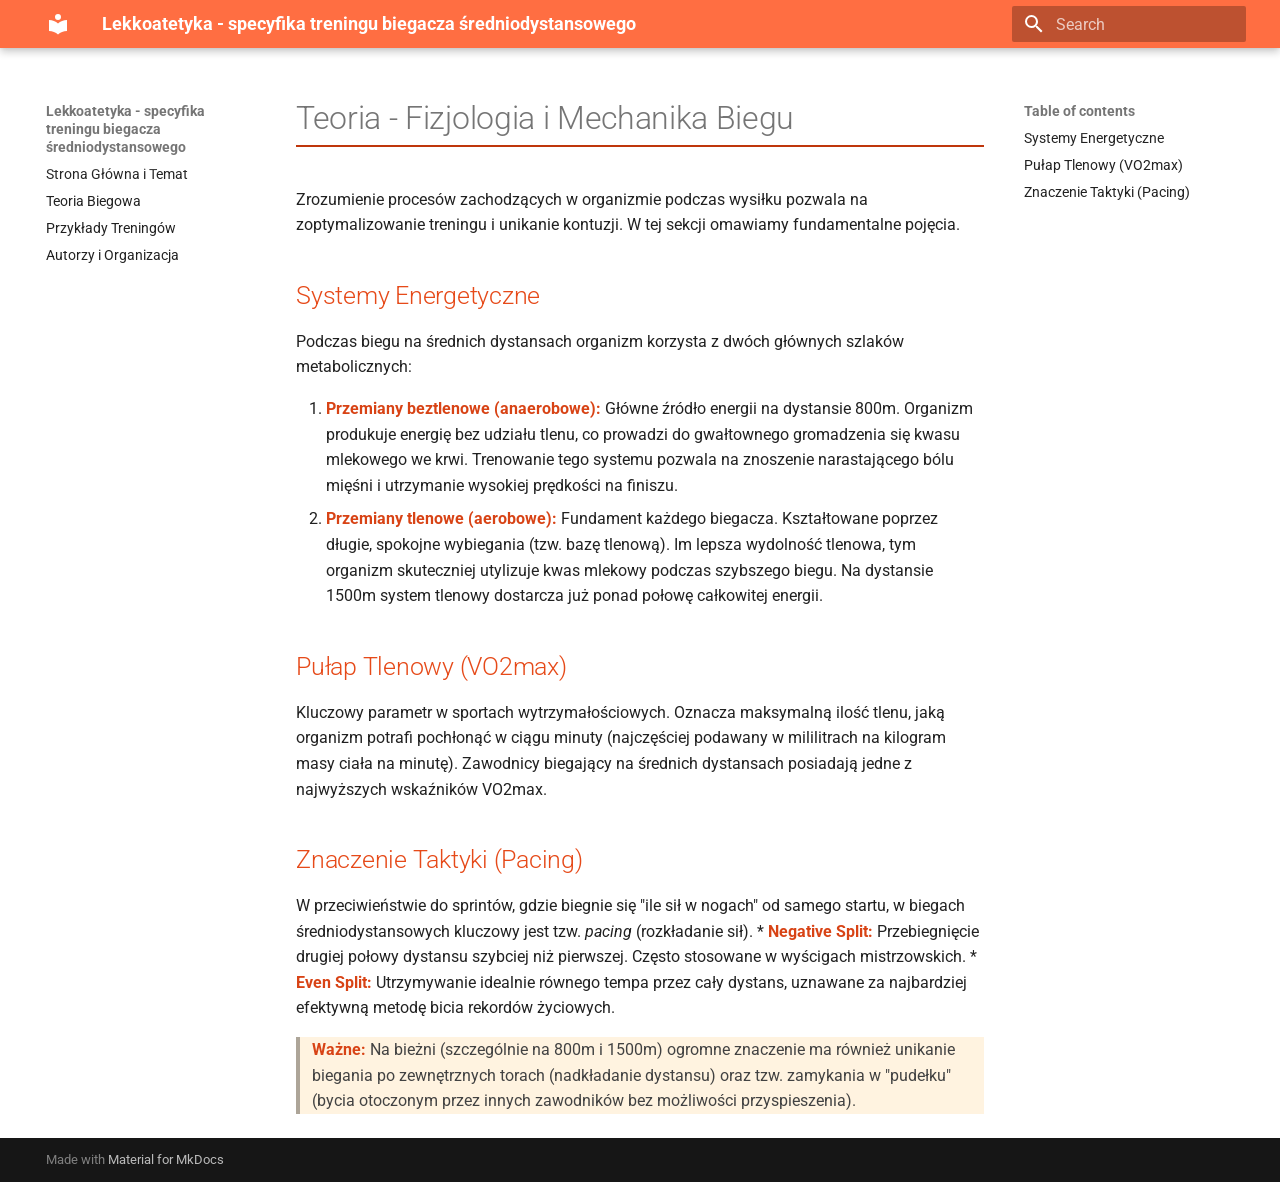
<file: site/teoria/index.html>
<!doctype html>
<html lang="en" class="no-js">
  <head>
    
      <meta charset="utf-8">
      <meta name="viewport" content="width=device-width,initial-scale=1">
      
      
      
      
      
      
        
      
      
      <link rel="icon" href="../assets/images/favicon.png">
      <meta name="generator" content="mkdocs-1.6.1, mkdocs-material-9.7.6">
    
    
      
        <title>Teoria - Fizjologia i Mechanika Biegu - Lekkoatetyka - specyfika treningu biegacza średniodystansowego</title>
      
    
    
      <link rel="stylesheet" href="../assets/stylesheets/main.484c7ddc.min.css">
      
        
        <link rel="stylesheet" href="../assets/stylesheets/palette.ab4e12ef.min.css">
      
      


    
    
      
    
    
      
        
        
        <link rel="preconnect" href="https://fonts.gstatic.com" crossorigin>
        <link rel="stylesheet" href="https://fonts.googleapis.com/css?family=Roboto:300,300i,400,400i,700,700i%7CRoboto+Mono:400,400i,700,700i&display=fallback">
        <style>:root{--md-text-font:"Roboto";--md-code-font:"Roboto Mono"}</style>
      
    
    
      <link rel="stylesheet" href="../stylesheets/custom.css">
    
    <script>__md_scope=new URL("..",location),__md_hash=e=>[...e].reduce(((e,_)=>(e<<5)-e+_.charCodeAt(0)),0),__md_get=(e,_=localStorage,t=__md_scope)=>JSON.parse(_.getItem(t.pathname+"."+e)),__md_set=(e,_,t=localStorage,a=__md_scope)=>{try{t.setItem(a.pathname+"."+e,JSON.stringify(_))}catch(e){}}</script>
    
      

    
    
  </head>
  
  
    
    
    
    
    
    <body dir="ltr" data-md-color-scheme="default" data-md-color-primary="deep-orange" data-md-color-accent="amber">
  
    
    <input class="md-toggle" data-md-toggle="drawer" type="checkbox" id="__drawer" autocomplete="off">
    <input class="md-toggle" data-md-toggle="search" type="checkbox" id="__search" autocomplete="off">
    <label class="md-overlay" for="__drawer"></label>
    <div data-md-component="skip">
      
        
        <a href="#teoria-fizjologia-i-mechanika-biegu" class="md-skip">
          Skip to content
        </a>
      
    </div>
    <div data-md-component="announce">
      
    </div>
    
    
      

  

<header class="md-header md-header--shadow" data-md-component="header">
  <nav class="md-header__inner md-grid" aria-label="Header">
    <a href=".." title="Lekkoatetyka - specyfika treningu biegacza średniodystansowego" class="md-header__button md-logo" aria-label="Lekkoatetyka - specyfika treningu biegacza średniodystansowego" data-md-component="logo">
      
  
  <svg xmlns="http://www.w3.org/2000/svg" viewBox="0 0 24 24"><path d="M12 8a3 3 0 0 0 3-3 3 3 0 0 0-3-3 3 3 0 0 0-3 3 3 3 0 0 0 3 3m0 3.54C9.64 9.35 6.5 8 3 8v11c3.5 0 6.64 1.35 9 3.54 2.36-2.19 5.5-3.54 9-3.54V8c-3.5 0-6.64 1.35-9 3.54"/></svg>

    </a>
    <label class="md-header__button md-icon" for="__drawer">
      
      <svg xmlns="http://www.w3.org/2000/svg" viewBox="0 0 24 24"><path d="M3 6h18v2H3zm0 5h18v2H3zm0 5h18v2H3z"/></svg>
    </label>
    <div class="md-header__title" data-md-component="header-title">
      <div class="md-header__ellipsis">
        <div class="md-header__topic">
          <span class="md-ellipsis">
            Lekkoatetyka - specyfika treningu biegacza średniodystansowego
          </span>
        </div>
        <div class="md-header__topic" data-md-component="header-topic">
          <span class="md-ellipsis">
            
              Teoria - Fizjologia i Mechanika Biegu
            
          </span>
        </div>
      </div>
    </div>
    
      
    
    
    
    
      
      
        <label class="md-header__button md-icon" for="__search">
          
          <svg xmlns="http://www.w3.org/2000/svg" viewBox="0 0 24 24"><path d="M9.5 3A6.5 6.5 0 0 1 16 9.5c0 1.61-.59 3.09-1.56 4.23l.27.27h.79l5 5-1.5 1.5-5-5v-.79l-.27-.27A6.52 6.52 0 0 1 9.5 16 6.5 6.5 0 0 1 3 9.5 6.5 6.5 0 0 1 9.5 3m0 2C7 5 5 7 5 9.5S7 14 9.5 14 14 12 14 9.5 12 5 9.5 5"/></svg>
        </label>
        <div class="md-search" data-md-component="search" role="dialog">
  <label class="md-search__overlay" for="__search"></label>
  <div class="md-search__inner" role="search">
    <form class="md-search__form" name="search">
      <input type="text" class="md-search__input" name="query" aria-label="Search" placeholder="Search" autocapitalize="off" autocorrect="off" autocomplete="off" spellcheck="false" data-md-component="search-query" required>
      <label class="md-search__icon md-icon" for="__search">
        
        <svg xmlns="http://www.w3.org/2000/svg" viewBox="0 0 24 24"><path d="M9.5 3A6.5 6.5 0 0 1 16 9.5c0 1.61-.59 3.09-1.56 4.23l.27.27h.79l5 5-1.5 1.5-5-5v-.79l-.27-.27A6.52 6.52 0 0 1 9.5 16 6.5 6.5 0 0 1 3 9.5 6.5 6.5 0 0 1 9.5 3m0 2C7 5 5 7 5 9.5S7 14 9.5 14 14 12 14 9.5 12 5 9.5 5"/></svg>
        
        <svg xmlns="http://www.w3.org/2000/svg" viewBox="0 0 24 24"><path d="M20 11v2H8l5.5 5.5-1.42 1.42L4.16 12l7.92-7.92L13.5 5.5 8 11z"/></svg>
      </label>
      <nav class="md-search__options" aria-label="Search">
        
        <button type="reset" class="md-search__icon md-icon" title="Clear" aria-label="Clear" tabindex="-1">
          
          <svg xmlns="http://www.w3.org/2000/svg" viewBox="0 0 24 24"><path d="M19 6.41 17.59 5 12 10.59 6.41 5 5 6.41 10.59 12 5 17.59 6.41 19 12 13.41 17.59 19 19 17.59 13.41 12z"/></svg>
        </button>
      </nav>
      
    </form>
    <div class="md-search__output">
      <div class="md-search__scrollwrap" tabindex="0" data-md-scrollfix>
        <div class="md-search-result" data-md-component="search-result">
          <div class="md-search-result__meta">
            Initializing search
          </div>
          <ol class="md-search-result__list" role="presentation"></ol>
        </div>
      </div>
    </div>
  </div>
</div>
      
    
    
  </nav>
  
</header>
    
    <div class="md-container" data-md-component="container">
      
      
        
          
        
      
      <main class="md-main" data-md-component="main">
        <div class="md-main__inner md-grid">
          
            
              
              <div class="md-sidebar md-sidebar--primary" data-md-component="sidebar" data-md-type="navigation" >
                <div class="md-sidebar__scrollwrap">
                  <div class="md-sidebar__inner">
                    



<nav class="md-nav md-nav--primary" aria-label="Navigation" data-md-level="0">
  <label class="md-nav__title" for="__drawer">
    <a href=".." title="Lekkoatetyka - specyfika treningu biegacza średniodystansowego" class="md-nav__button md-logo" aria-label="Lekkoatetyka - specyfika treningu biegacza średniodystansowego" data-md-component="logo">
      
  
  <svg xmlns="http://www.w3.org/2000/svg" viewBox="0 0 24 24"><path d="M12 8a3 3 0 0 0 3-3 3 3 0 0 0-3-3 3 3 0 0 0-3 3 3 3 0 0 0 3 3m0 3.54C9.64 9.35 6.5 8 3 8v11c3.5 0 6.64 1.35 9 3.54 2.36-2.19 5.5-3.54 9-3.54V8c-3.5 0-6.64 1.35-9 3.54"/></svg>

    </a>
    Lekkoatetyka - specyfika treningu biegacza średniodystansowego
  </label>
  
  <ul class="md-nav__list" data-md-scrollfix>
    
      
      
  
  
  
  
    <li class="md-nav__item">
      <a href=".." class="md-nav__link">
        
  
  
  <span class="md-ellipsis">
    
  
    Strona Główna i Temat
  

    
  </span>
  
  

      </a>
    </li>
  

    
      
      
  
  
  
  
    <li class="md-nav__item">
      <a href="../tresc.md" class="md-nav__link">
        
  
  
  <span class="md-ellipsis">
    
  
    Teoria Biegowa
  

    
  </span>
  
  

      </a>
    </li>
  

    
      
      
  
  
  
  
    <li class="md-nav__item">
      <a href="../przyklady/" class="md-nav__link">
        
  
  
  <span class="md-ellipsis">
    
  
    Przykłady Treningów
  

    
  </span>
  
  

      </a>
    </li>
  

    
      
      
  
  
  
  
    <li class="md-nav__item">
      <a href="../autorzy/" class="md-nav__link">
        
  
  
  <span class="md-ellipsis">
    
  
    Autorzy i Organizacja
  

    
  </span>
  
  

      </a>
    </li>
  

    
  </ul>
</nav>
                  </div>
                </div>
              </div>
            
            
              
              <div class="md-sidebar md-sidebar--secondary" data-md-component="sidebar" data-md-type="toc" >
                <div class="md-sidebar__scrollwrap">
                  <div class="md-sidebar__inner">
                    

<nav class="md-nav md-nav--secondary" aria-label="Table of contents">
  
  
  
    
  
  
    <label class="md-nav__title" for="__toc">
      <span class="md-nav__icon md-icon"></span>
      Table of contents
    </label>
    <ul class="md-nav__list" data-md-component="toc" data-md-scrollfix>
      
        <li class="md-nav__item">
  <a href="#systemy-energetyczne" class="md-nav__link">
    <span class="md-ellipsis">
      
        Systemy Energetyczne
      
    </span>
  </a>
  
</li>
      
        <li class="md-nav__item">
  <a href="#puap-tlenowy-vo2max" class="md-nav__link">
    <span class="md-ellipsis">
      
        Pułap Tlenowy (VO2max)
      
    </span>
  </a>
  
</li>
      
        <li class="md-nav__item">
  <a href="#znaczenie-taktyki-pacing" class="md-nav__link">
    <span class="md-ellipsis">
      
        Znaczenie Taktyki (Pacing)
      
    </span>
  </a>
  
</li>
      
    </ul>
  
</nav>
                  </div>
                </div>
              </div>
            
          
          
            <div class="md-content" data-md-component="content">
              
              <article class="md-content__inner md-typeset">
                
                  



<h1 id="teoria-fizjologia-i-mechanika-biegu">Teoria - Fizjologia i Mechanika Biegu</h1>
<p>Zrozumienie procesów zachodzących w organizmie podczas wysiłku pozwala na zoptymalizowanie treningu i unikanie kontuzji. W tej sekcji omawiamy fundamentalne pojęcia.</p>
<h2 id="systemy-energetyczne">Systemy Energetyczne</h2>
<p>Podczas biegu na średnich dystansach organizm korzysta z dwóch głównych szlaków metabolicznych:</p>
<ol>
<li><strong>Przemiany beztlenowe (anaerobowe):</strong>
   Główne źródło energii na dystansie 800m. Organizm produkuje energię bez udziału tlenu, co prowadzi do gwałtownego gromadzenia się kwasu mlekowego we krwi. Trenowanie tego systemu pozwala na znoszenie narastającego bólu mięśni i utrzymanie wysokiej prędkości na finiszu.</li>
<li><strong>Przemiany tlenowe (aerobowe):</strong>
   Fundament każdego biegacza. Kształtowane poprzez długie, spokojne wybiegania (tzw. bazę tlenową). Im lepsza wydolność tlenowa, tym organizm skuteczniej utylizuje kwas mlekowy podczas szybszego biegu. Na dystansie 1500m system tlenowy dostarcza już ponad połowę całkowitej energii.</li>
</ol>
<h2 id="puap-tlenowy-vo2max">Pułap Tlenowy (VO2max)</h2>
<p>Kluczowy parametr w sportach wytrzymałościowych. Oznacza maksymalną ilość tlenu, jaką organizm potrafi pochłonąć w ciągu minuty (najczęściej podawany w mililitrach na kilogram masy ciała na minutę). Zawodnicy biegający na średnich dystansach posiadają jedne z najwyższych wskaźników VO2max.</p>
<h2 id="znaczenie-taktyki-pacing">Znaczenie Taktyki (Pacing)</h2>
<p>W przeciwieństwie do sprintów, gdzie biegnie się "ile sił w nogach" od samego startu, w biegach średniodystansowych kluczowy jest tzw. <em>pacing</em> (rozkładanie sił).
* <strong>Negative Split:</strong> Przebiegnięcie drugiej połowy dystansu szybciej niż pierwszej. Często stosowane w wyścigach mistrzowskich.
* <strong>Even Split:</strong> Utrzymywanie idealnie równego tempa przez cały dystans, uznawane za najbardziej efektywną metodę bicia rekordów życiowych.</p>
<blockquote>
<p><strong>Ważne:</strong> Na bieżni (szczególnie na 800m i 1500m) ogromne znaczenie ma również unikanie biegania po zewnętrznych torach (nadkładanie dystansu) oraz tzw. zamykania w "pudełku" (bycia otoczonym przez innych zawodników bez możliwości przyspieszenia).</p>
</blockquote>












                
              </article>
            </div>
          
          
<script>var target=document.getElementById(location.hash.slice(1));target&&target.name&&(target.checked=target.name.startsWith("__tabbed_"))</script>
        </div>
        
      </main>
      
        <footer class="md-footer">
  
  <div class="md-footer-meta md-typeset">
    <div class="md-footer-meta__inner md-grid">
      <div class="md-copyright">
  
  
    Made with
    <a href="https://squidfunk.github.io/mkdocs-material/" target="_blank" rel="noopener">
      Material for MkDocs
    </a>
  
</div>
      
    </div>
  </div>
</footer>
      
    </div>
    <div class="md-dialog" data-md-component="dialog">
      <div class="md-dialog__inner md-typeset"></div>
    </div>
    
    
    
      
      
      <script id="__config" type="application/json">{"annotate": null, "base": "..", "features": [], "search": "../assets/javascripts/workers/search.2c215733.min.js", "tags": null, "translations": {"clipboard.copied": "Copied to clipboard", "clipboard.copy": "Copy to clipboard", "search.result.more.one": "1 more on this page", "search.result.more.other": "# more on this page", "search.result.none": "No matching documents", "search.result.one": "1 matching document", "search.result.other": "# matching documents", "search.result.placeholder": "Type to start searching", "search.result.term.missing": "Missing", "select.version": "Select version"}, "version": null}</script>
    
    
      <script src="../assets/javascripts/bundle.79ae519e.min.js"></script>
      
    
  </body>
</html>
</file>
<file: stylesheets/custom.css>
h1 {
    color: #bf360c;
    border-bottom: 2px solid #bf360c;
    padding-bottom: 5px;
    font-weight: 800;
}
h2 {
    color: #e64a19;
}
.md-typeset strong {
    color: #d84315;
}
.md-typeset blockquote {
    border-left-color: #ff9800;
    background-color: #fff3e0;
    color: #424242;
}
</file>
<file: site/stylesheets/custom.css>
h1 {
    color: #bf360c;
    border-bottom: 2px solid #bf360c;
    padding-bottom: 5px;
    font-weight: 800;
}
h2 {
    color: #e64a19;
}
.md-typeset strong {
    color: #d84315;
}
.md-typeset blockquote {
    border-left-color: #ff9800;
    background-color: #fff3e0;
    color: #424242;
}
</file>
<file: assets/stylesheets/main.484c7ddc.min.css>
@charset "UTF-8";html{-webkit-text-size-adjust:none;-moz-text-size-adjust:none;text-size-adjust:none;box-sizing:border-box}*,:after,:before{box-sizing:inherit}@media (prefers-reduced-motion){*,:after,:before{transition:none!important}}body{margin:0}a,button,input,label{-webkit-tap-highlight-color:transparent}a{color:inherit;text-decoration:none}hr{border:0;box-sizing:initial;display:block;height:.05rem;overflow:visible;padding:0}small{font-size:80%}sub,sup{line-height:1em}img{border-style:none}table{border-collapse:initial;border-spacing:0}td,th{font-weight:400;vertical-align:top}button{background:#0000;border:0;font-family:inherit;font-size:inherit;margin:0;padding:0}input{border:0;outline:none}:root{--md-primary-fg-color:#4051b5;--md-primary-fg-color--light:#5d6cc0;--md-primary-fg-color--dark:#303fa1;--md-primary-bg-color:#fff;--md-primary-bg-color--light:#ffffffb3;--md-accent-fg-color:#526cfe;--md-accent-fg-color--transparent:#526cfe1a;--md-accent-bg-color:#fff;--md-accent-bg-color--light:#ffffffb3}[data-md-color-scheme=default]{color-scheme:light}[data-md-color-scheme=default] img[src$="#gh-dark-mode-only"],[data-md-color-scheme=default] img[src$="#only-dark"]{display:none}:root,[data-md-color-scheme=default]{--md-hue:225deg;--md-default-fg-color:#000000de;--md-default-fg-color--light:#0000008a;--md-default-fg-color--lighter:#00000052;--md-default-fg-color--lightest:#00000012;--md-default-bg-color:#fff;--md-default-bg-color--light:#ffffffb3;--md-default-bg-color--lighter:#ffffff4d;--md-default-bg-color--lightest:#ffffff1f;--md-code-fg-color:#36464e;--md-code-bg-color:#f5f5f5;--md-code-bg-color--light:#f5f5f5b3;--md-code-bg-color--lighter:#f5f5f54d;--md-code-hl-color:#4287ff;--md-code-hl-color--light:#4287ff1a;--md-code-hl-number-color:#d52a2a;--md-code-hl-special-color:#db1457;--md-code-hl-function-color:#a846b9;--md-code-hl-constant-color:#6e59d9;--md-code-hl-keyword-color:#3f6ec6;--md-code-hl-string-color:#1c7d4d;--md-code-hl-name-color:var(--md-code-fg-color);--md-code-hl-operator-color:var(--md-default-fg-color--light);--md-code-hl-punctuation-color:var(--md-default-fg-color--light);--md-code-hl-comment-color:var(--md-default-fg-color--light);--md-code-hl-generic-color:var(--md-default-fg-color--light);--md-code-hl-variable-color:var(--md-default-fg-color--light);--md-typeset-color:var(--md-default-fg-color);--md-typeset-a-color:var(--md-primary-fg-color);--md-typeset-del-color:#f5503d26;--md-typeset-ins-color:#0bd57026;--md-typeset-kbd-color:#fafafa;--md-typeset-kbd-accent-color:#fff;--md-typeset-kbd-border-color:#b8b8b8;--md-typeset-mark-color:#ffff0080;--md-typeset-table-color:#0000001f;--md-typeset-table-color--light:rgba(0,0,0,.035);--md-admonition-fg-color:var(--md-default-fg-color);--md-admonition-bg-color:var(--md-default-bg-color);--md-warning-fg-color:#000000de;--md-warning-bg-color:#ff9;--md-footer-fg-color:#fff;--md-footer-fg-color--light:#ffffffb3;--md-footer-fg-color--lighter:#ffffff73;--md-footer-bg-color:#000000de;--md-footer-bg-color--dark:#00000052;--md-shadow-z1:0 0.2rem 0.5rem #0000000d,0 0 0.05rem #0000001a;--md-shadow-z2:0 0.2rem 0.5rem #0000001a,0 0 0.05rem #00000040;--md-shadow-z3:0 0.2rem 0.5rem #0003,0 0 0.05rem #00000059}.md-icon svg{fill:currentcolor;display:block;height:1.2rem;width:1.2rem}body{-webkit-font-smoothing:antialiased;-moz-osx-font-smoothing:grayscale;--md-text-font-family:var(--md-text-font,_),-apple-system,BlinkMacSystemFont,Helvetica,Arial,sans-serif;--md-code-font-family:var(--md-code-font,_),SFMono-Regular,Consolas,Menlo,monospace}aside,body,input{font-feature-settings:"kern","liga";color:var(--md-typeset-color);font-family:var(--md-text-font-family)}code,kbd,pre{font-feature-settings:"kern";font-family:var(--md-code-font-family)}:root{--md-typeset-table-sort-icon:url('data:image/svg+xml;charset=utf-8,<svg xmlns="http://www.w3.org/2000/svg" viewBox="0 0 24 24"><path d="m18 21-4-4h3V7h-3l4-4 4 4h-3v10h3M2 19v-2h10v2M2 13v-2h7v2M2 7V5h4v2z"/></svg>');--md-typeset-table-sort-icon--asc:url('data:image/svg+xml;charset=utf-8,<svg xmlns="http://www.w3.org/2000/svg" viewBox="0 0 24 24"><path d="M19 17h3l-4 4-4-4h3V3h2M2 17h10v2H2M6 5v2H2V5m0 6h7v2H2z"/></svg>');--md-typeset-table-sort-icon--desc:url('data:image/svg+xml;charset=utf-8,<svg xmlns="http://www.w3.org/2000/svg" viewBox="0 0 24 24"><path d="M19 7h3l-4-4-4 4h3v14h2M2 17h10v2H2M6 5v2H2V5m0 6h7v2H2z"/></svg>')}.md-typeset{-webkit-print-color-adjust:exact;color-adjust:exact;font-size:.8rem;line-height:1.6;overflow-wrap:break-word}@media print{.md-typeset{font-size:.68rem}}.md-typeset blockquote,.md-typeset dl,.md-typeset figure,.md-typeset ol,.md-typeset pre,.md-typeset ul{margin-bottom:1em;margin-top:1em}.md-typeset h1{color:var(--md-default-fg-color--light);font-size:2em;line-height:1.3;margin:0 0 1.25em}.md-typeset h1,.md-typeset h2{font-weight:300;letter-spacing:-.01em}.md-typeset h2{font-size:1.5625em;line-height:1.4;margin:1.6em 0 .64em}.md-typeset h3{font-size:1.25em;font-weight:400;letter-spacing:-.01em;line-height:1.5;margin:1.6em 0 .8em}.md-typeset h2+h3{margin-top:.8em}.md-typeset h4{font-weight:700;letter-spacing:-.01em;margin:1em 0}.md-typeset h5,.md-typeset h6{color:var(--md-default-fg-color--light);font-size:.8em;font-weight:700;letter-spacing:-.01em;margin:1.25em 0}.md-typeset h5{text-transform:uppercase}.md-typeset h5 code{text-transform:none}.md-typeset hr{border-bottom:.05rem solid var(--md-default-fg-color--lightest);display:flow-root;margin:1.5em 0}.md-typeset a{color:var(--md-typeset-a-color);word-break:break-word}.md-typeset a,.md-typeset a:before{transition:color 125ms}.md-typeset a:focus,.md-typeset a:hover{color:var(--md-accent-fg-color)}.md-typeset a:focus code,.md-typeset a:hover code{background-color:var(--md-accent-fg-color--transparent);color:var(--md-accent-fg-color)}.md-typeset a code{color:var(--md-typeset-a-color)}.md-typeset a.focus-visible{outline-color:var(--md-accent-fg-color);outline-offset:.2rem}.md-typeset code,.md-typeset kbd,.md-typeset pre{color:var(--md-code-fg-color);direction:ltr;font-variant-ligatures:none;transition:background-color 125ms}@media print{.md-typeset code,.md-typeset kbd,.md-typeset pre{white-space:pre-wrap}}.md-typeset code{background-color:var(--md-code-bg-color);border-radius:.1rem;-webkit-box-decoration-break:clone;box-decoration-break:clone;font-size:.85em;padding:0 .2941176471em;transition:color 125ms,background-color 125ms;word-break:break-word}.md-typeset code:not(.focus-visible){-webkit-tap-highlight-color:transparent;outline:none}.md-typeset pre{display:flow-root;line-height:1.4;position:relative}.md-typeset pre>code{-webkit-box-decoration-break:slice;box-decoration-break:slice;box-shadow:none;display:block;margin:0;outline-color:var(--md-accent-fg-color);overflow:auto;padding:.7720588235em 1.1764705882em;scrollbar-color:var(--md-default-fg-color--lighter) #0000;scrollbar-width:thin;touch-action:auto;word-break:normal}.md-typeset pre>code:hover{scrollbar-color:var(--md-accent-fg-color) #0000}.md-typeset pre>code::-webkit-scrollbar{height:.2rem;width:.2rem}.md-typeset pre>code::-webkit-scrollbar-thumb{background-color:var(--md-default-fg-color--lighter)}.md-typeset pre>code::-webkit-scrollbar-thumb:hover{background-color:var(--md-accent-fg-color)}.md-typeset kbd{background-color:var(--md-typeset-kbd-color);border-radius:.1rem;box-shadow:0 .1rem 0 .05rem var(--md-typeset-kbd-border-color),0 .1rem 0 var(--md-typeset-kbd-border-color),0 -.1rem .2rem var(--md-typeset-kbd-accent-color) inset;color:var(--md-default-fg-color);display:inline-block;font-size:.75em;padding:0 .6666666667em;vertical-align:text-top;word-break:break-word}.md-typeset mark{background-color:var(--md-typeset-mark-color);-webkit-box-decoration-break:clone;box-decoration-break:clone;color:inherit;word-break:break-word}.md-typeset abbr{cursor:help;text-decoration:none}.md-typeset [data-preview],.md-typeset abbr{border-bottom:.05rem dotted var(--md-default-fg-color--light)}.md-typeset small{opacity:.75}[dir=ltr] .md-typeset sub,[dir=ltr] .md-typeset sup{margin-left:.078125em}[dir=rtl] .md-typeset sub,[dir=rtl] .md-typeset sup{margin-right:.078125em}[dir=ltr] .md-typeset blockquote{padding-left:.6rem}[dir=rtl] .md-typeset blockquote{padding-right:.6rem}[dir=ltr] .md-typeset blockquote{border-left:.2rem solid var(--md-default-fg-color--lighter)}[dir=rtl] .md-typeset blockquote{border-right:.2rem solid var(--md-default-fg-color--lighter)}.md-typeset blockquote{color:var(--md-default-fg-color--light);margin-left:0;margin-right:0}.md-typeset ul{list-style-type:disc}.md-typeset ul[type]{list-style-type:revert-layer}[dir=ltr] .md-typeset ol,[dir=ltr] .md-typeset ul{margin-left:.625em}[dir=rtl] .md-typeset ol,[dir=rtl] .md-typeset ul{margin-right:.625em}.md-typeset ol,.md-typeset ul{padding:0}.md-typeset ol:not([hidden]),.md-typeset ul:not([hidden]){display:flow-root}.md-typeset ol ol,.md-typeset ul ol{list-style-type:lower-alpha}.md-typeset ol ol ol,.md-typeset ul ol ol{list-style-type:lower-roman}.md-typeset ol ol ol ol,.md-typeset ul ol ol ol{list-style-type:upper-alpha}.md-typeset ol ol ol ol ol,.md-typeset ul ol ol ol ol{list-style-type:upper-roman}.md-typeset ol[type],.md-typeset ul[type]{list-style-type:revert-layer}[dir=ltr] .md-typeset ol li,[dir=ltr] .md-typeset ul li{margin-left:1.25em}[dir=rtl] .md-typeset ol li,[dir=rtl] .md-typeset ul li{margin-right:1.25em}.md-typeset ol li,.md-typeset ul li{margin-bottom:.5em}.md-typeset ol li blockquote,.md-typeset ol li p,.md-typeset ul li blockquote,.md-typeset ul li p{margin:.5em 0}.md-typeset ol li:last-child,.md-typeset ul li:last-child{margin-bottom:0}[dir=ltr] .md-typeset ol li ol,[dir=ltr] .md-typeset ol li ul,[dir=ltr] .md-typeset ul li ol,[dir=ltr] .md-typeset ul li ul{margin-left:.625em}[dir=rtl] .md-typeset ol li ol,[dir=rtl] .md-typeset ol li ul,[dir=rtl] .md-typeset ul li ol,[dir=rtl] .md-typeset ul li ul{margin-right:.625em}.md-typeset ol li ol,.md-typeset ol li ul,.md-typeset ul li ol,.md-typeset ul li ul{margin-bottom:.5em;margin-top:.5em}[dir=ltr] .md-typeset dd{margin-left:1.875em}[dir=rtl] .md-typeset dd{margin-right:1.875em}.md-typeset dd{margin-bottom:1.5em;margin-top:1em}.md-typeset img,.md-typeset svg,.md-typeset video{height:auto;max-width:100%}.md-typeset img[align=left]{margin:1em 1em 1em 0}.md-typeset img[align=right]{margin:1em 0 1em 1em}.md-typeset img[align]:only-child{margin-top:0}.md-typeset figure{display:flow-root;margin:1em auto;max-width:100%;text-align:center;width:fit-content}.md-typeset figure img{display:block;margin:0 auto}.md-typeset figcaption{font-style:italic;margin:1em auto;max-width:24rem}.md-typeset iframe{max-width:100%}.md-typeset table:not([class]){background-color:var(--md-default-bg-color);border:.05rem solid var(--md-typeset-table-color);border-radius:.1rem;display:inline-block;font-size:.64rem;max-width:100%;overflow:auto;touch-action:auto}@media print{.md-typeset table:not([class]){display:table}}.md-typeset table:not([class])+*{margin-top:1.5em}.md-typeset table:not([class]) td>:first-child,.md-typeset table:not([class]) th>:first-child{margin-top:0}.md-typeset table:not([class]) td>:last-child,.md-typeset table:not([class]) th>:last-child{margin-bottom:0}.md-typeset table:not([class]) td:not([align]),.md-typeset table:not([class]) th:not([align]){text-align:left}[dir=rtl] .md-typeset table:not([class]) td:not([align]),[dir=rtl] .md-typeset table:not([class]) th:not([align]){text-align:right}.md-typeset table:not([class]) th{font-weight:700;min-width:5rem;padding:.9375em 1.25em;vertical-align:top}.md-typeset table:not([class]) td{border-top:.05rem solid var(--md-typeset-table-color);padding:.9375em 1.25em;vertical-align:top}.md-typeset table:not([class]) tbody tr{transition:background-color 125ms}.md-typeset table:not([class]) tbody tr:hover{background-color:var(--md-typeset-table-color--light);box-shadow:0 .05rem 0 var(--md-default-bg-color) inset}.md-typeset table:not([class]) a{word-break:normal}.md-typeset table th[role=columnheader]{cursor:pointer}[dir=ltr] .md-typeset table th[role=columnheader]:after{margin-left:.5em}[dir=rtl] .md-typeset table th[role=columnheader]:after{margin-right:.5em}.md-typeset table th[role=columnheader]:after{content:"";display:inline-block;height:1.2em;-webkit-mask-image:var(--md-typeset-table-sort-icon);mask-image:var(--md-typeset-table-sort-icon);-webkit-mask-repeat:no-repeat;mask-repeat:no-repeat;-webkit-mask-size:contain;mask-size:contain;transition:background-color 125ms;vertical-align:text-bottom;width:1.2em}.md-typeset table th[role=columnheader]:hover:after{background-color:var(--md-default-fg-color--lighter)}.md-typeset table th[role=columnheader][aria-sort=ascending]:after{background-color:var(--md-default-fg-color--light);-webkit-mask-image:var(--md-typeset-table-sort-icon--asc);mask-image:var(--md-typeset-table-sort-icon--asc)}.md-typeset table th[role=columnheader][aria-sort=descending]:after{background-color:var(--md-default-fg-color--light);-webkit-mask-image:var(--md-typeset-table-sort-icon--desc);mask-image:var(--md-typeset-table-sort-icon--desc)}.md-typeset__scrollwrap{margin:1em -.8rem;overflow-x:auto;touch-action:auto}.md-typeset__table{display:inline-block;margin-bottom:.5em;padding:0 .8rem}@media print{.md-typeset__table{display:block}}html .md-typeset__table table{display:table;margin:0;overflow:hidden;width:100%}@media screen and (max-width:44.984375em){.md-content__inner>pre{margin:1em -.8rem}.md-content__inner>pre code{border-radius:0}}.md-typeset .md-author{border-radius:100%;display:block;flex-shrink:0;height:1.6rem;overflow:hidden;position:relative;transition:color 125ms,transform 125ms;width:1.6rem}.md-typeset .md-author img{display:block}.md-typeset .md-author--more{background:var(--md-default-fg-color--lightest);color:var(--md-default-fg-color--lighter);font-size:.6rem;font-weight:700;line-height:1.6rem;text-align:center}.md-typeset .md-author--long{height:2.4rem;width:2.4rem}.md-typeset a.md-author{transform:scale(1)}.md-typeset a.md-author img{border-radius:100%;filter:grayscale(100%) opacity(75%);transition:filter 125ms}.md-typeset a.md-author:focus,.md-typeset a.md-author:hover{transform:scale(1.1);z-index:1}.md-typeset a.md-author:focus img,.md-typeset a.md-author:hover img{filter:grayscale(0)}.md-banner{background-color:var(--md-footer-bg-color);color:var(--md-footer-fg-color);overflow:auto}@media print{.md-banner{display:none}}.md-banner--warning{background-color:var(--md-warning-bg-color);color:var(--md-warning-fg-color)}.md-banner__inner{font-size:.7rem;margin:.6rem auto;padding:0 .8rem}[dir=ltr] .md-banner__button{float:right}[dir=rtl] .md-banner__button{float:left}.md-banner__button{color:inherit;cursor:pointer;transition:opacity .25s}.no-js .md-banner__button{display:none}.md-banner__button:hover{opacity:.7}html{font-size:125%;height:100%;overflow-x:hidden}@media screen and (min-width:100em){html{font-size:137.5%}}@media screen and (min-width:125em){html{font-size:150%}}body{background-color:var(--md-default-bg-color);display:flex;flex-direction:column;font-size:.5rem;min-height:100%;position:relative;width:100%}@media print{body{display:block}}@media screen and (max-width:59.984375em){body[data-md-scrolllock]{position:fixed}}.md-grid{margin-left:auto;margin-right:auto;max-width:61rem}.md-container{display:flex;flex-direction:column;flex-grow:1}@media print{.md-container{display:block}}.md-main{flex-grow:1}.md-main__inner{display:flex;height:100%;margin-top:1.5rem}.md-ellipsis{overflow:hidden;text-overflow:ellipsis}.md-toggle{display:none}.md-option{height:0;opacity:0;position:absolute;width:0}.md-option:checked+label:not([hidden]){display:block}.md-option.focus-visible+label{outline-color:var(--md-accent-fg-color);outline-style:auto}.md-skip{background-color:var(--md-default-fg-color);border-radius:.1rem;color:var(--md-default-bg-color);font-size:.64rem;margin:.5rem;opacity:0;outline-color:var(--md-accent-fg-color);padding:.3rem .5rem;position:fixed;transform:translateY(.4rem);z-index:-1}.md-skip:focus{opacity:1;transform:translateY(0);transition:transform .25s cubic-bezier(.4,0,.2,1),opacity 175ms 75ms;z-index:10}@page{margin:25mm}:root{--md-clipboard-icon:url('data:image/svg+xml;charset=utf-8,<svg xmlns="http://www.w3.org/2000/svg" viewBox="0 0 24 24"><path d="M19 21H8V7h11m0-2H8a2 2 0 0 0-2 2v14a2 2 0 0 0 2 2h11a2 2 0 0 0 2-2V7a2 2 0 0 0-2-2m-3-4H4a2 2 0 0 0-2 2v14h2V3h12z"/></svg>')}.md-clipboard{border-radius:.1rem;color:var(--md-default-fg-color--lightest);cursor:pointer;height:1.5em;outline-color:var(--md-accent-fg-color);outline-offset:.1rem;transition:color .25s;width:1.5em;z-index:1}@media print{.md-clipboard{display:none}}.md-clipboard:not(.focus-visible){-webkit-tap-highlight-color:transparent;outline:none}:hover>.md-clipboard{color:var(--md-default-fg-color--light)}.md-clipboard:focus,.md-clipboard:hover{color:var(--md-accent-fg-color)}.md-clipboard:after{background-color:currentcolor;content:"";display:block;height:1.125em;margin:0 auto;-webkit-mask-image:var(--md-clipboard-icon);mask-image:var(--md-clipboard-icon);-webkit-mask-position:center;mask-position:center;-webkit-mask-repeat:no-repeat;mask-repeat:no-repeat;-webkit-mask-size:contain;mask-size:contain;width:1.125em}.md-clipboard--inline{cursor:pointer}.md-clipboard--inline code{transition:color .25s,background-color .25s}.md-clipboard--inline:focus code,.md-clipboard--inline:hover code{background-color:var(--md-accent-fg-color--transparent);color:var(--md-accent-fg-color)}:root{--md-code-select-icon:url('data:image/svg+xml;charset=utf-8,<svg xmlns="http://www.w3.org/2000/svg" viewBox="0 0 24 24"><path d="M19 19h-4v2h4c1.1 0 2-.9 2-2v-4h-2m0-12h-4v2h4v4h2V5c0-1.1-.9-2-2-2M5 5h4V3H5c-1.1 0-2 .9-2 2v4h2m0 6H3v4c0 1.1.9 2 2 2h4v-2H5zm2-4h2v2H7zm4 0h2v2h-2zm4 0h2v2h-2zM7 7h2v2H7zm4 0h2v2h-2zm4 0h2v2h-2zm-8 8h2v2H7zm4 0h2v2h-2zm4 0h2v2h-2z"/></svg>');--md-code-copy-icon:url('data:image/svg+xml;charset=utf-8,<svg xmlns="http://www.w3.org/2000/svg" viewBox="0 0 24 24"><path d="M19 21H8V7h11m0-2H8a2 2 0 0 0-2 2v14a2 2 0 0 0 2 2h11a2 2 0 0 0 2-2V7a2 2 0 0 0-2-2m-3-4H4a2 2 0 0 0-2 2v14h2V3h12z"/></svg>')}.md-typeset .md-code__content{display:grid}.md-code__nav{background-color:var(--md-code-bg-color--lighter);border-radius:.1rem;display:flex;gap:.2rem;padding:.2rem;position:absolute;right:.25em;top:.25em;transition:background-color .25s;z-index:1}:hover>.md-code__nav{background-color:var(--md-code-bg-color--light)}.md-code__button{color:var(--md-default-fg-color--lightest);cursor:pointer;display:block;height:1.5em;outline-color:var(--md-accent-fg-color);outline-offset:.1rem;transition:color .25s;width:1.5em}:hover>*>.md-code__button{color:var(--md-default-fg-color--light)}.md-code__button.focus-visible,.md-code__button:hover{color:var(--md-accent-fg-color)}.md-code__button--active{color:var(--md-default-fg-color)!important}.md-code__button:after{background-color:currentcolor;content:"";display:block;height:1.125em;margin:0 auto;-webkit-mask-position:center;mask-position:center;-webkit-mask-repeat:no-repeat;mask-repeat:no-repeat;-webkit-mask-size:contain;mask-size:contain;width:1.125em}.md-code__button[data-md-type=select]:after{-webkit-mask-image:var(--md-code-select-icon);mask-image:var(--md-code-select-icon)}.md-code__button[data-md-type=copy]:after{-webkit-mask-image:var(--md-code-copy-icon);mask-image:var(--md-code-copy-icon)}@keyframes consent{0%{opacity:0;transform:translateY(100%)}to{opacity:1;transform:translateY(0)}}@keyframes overlay{0%{opacity:0}to{opacity:1}}.md-consent__overlay{animation:overlay .25s both;-webkit-backdrop-filter:blur(.1rem);backdrop-filter:blur(.1rem);background-color:#0000008a;height:100%;opacity:1;position:fixed;top:0;width:100%;z-index:5}.md-consent__inner{animation:consent .5s cubic-bezier(.1,.7,.1,1) both;background-color:var(--md-default-bg-color);border:0;border-radius:.1rem;bottom:0;box-shadow:0 0 .2rem #0000001a,0 .2rem .4rem #0003;max-height:100%;overflow:auto;padding:0;position:fixed;width:100%;z-index:5}.md-consent__form{padding:.8rem}.md-consent__settings{display:none;margin:1em 0}input:checked+.md-consent__settings{display:block}.md-consent__controls{margin-bottom:.8rem}.md-typeset .md-consent__controls .md-button{display:inline}@media screen and (max-width:44.984375em){.md-typeset .md-consent__controls .md-button{display:block;margin-top:.4rem;text-align:center;width:100%}}.md-consent label{cursor:pointer}.md-content{flex-grow:1;min-width:0}.md-content__inner{margin:0 .8rem 1.2rem;padding-top:.6rem}@media screen and (min-width:76.25em){[dir=ltr] .md-sidebar--primary:not([hidden])~.md-content>.md-content__inner{margin-left:1.2rem}[dir=ltr] .md-sidebar--secondary:not([hidden])~.md-content>.md-content__inner,[dir=rtl] .md-sidebar--primary:not([hidden])~.md-content>.md-content__inner{margin-right:1.2rem}[dir=rtl] .md-sidebar--secondary:not([hidden])~.md-content>.md-content__inner{margin-left:1.2rem}}.md-content__inner:before{content:"";display:block;height:.4rem}.md-content__inner>:last-child{margin-bottom:0}[dir=ltr] .md-content__button{float:right}[dir=rtl] .md-content__button{float:left}[dir=ltr] .md-content__button{margin-left:.4rem}[dir=rtl] .md-content__button{margin-right:.4rem}.md-content__button{margin:.4rem 0;padding:0}@media print{.md-content__button{display:none}}.md-typeset .md-content__button{color:var(--md-default-fg-color--lighter)}.md-content__button svg{display:inline;vertical-align:top}[dir=rtl] .md-content__button svg{transform:scaleX(-1)}[dir=ltr] .md-dialog{right:.8rem}[dir=rtl] .md-dialog{left:.8rem}.md-dialog{background-color:var(--md-default-fg-color);border-radius:.1rem;bottom:.8rem;box-shadow:var(--md-shadow-z3);min-width:11.1rem;opacity:0;padding:.4rem .6rem;pointer-events:none;position:fixed;transform:translateY(100%);transition:transform 0ms .4s,opacity .4s;z-index:4}@media print{.md-dialog{display:none}}.md-dialog--active{opacity:1;pointer-events:auto;transform:translateY(0);transition:transform .4s cubic-bezier(.075,.85,.175,1),opacity .4s}.md-dialog__inner{color:var(--md-default-bg-color);font-size:.7rem}.md-feedback{margin:2em 0 1em;text-align:center}.md-feedback fieldset{border:none;margin:0;padding:0}.md-feedback__title{font-weight:700;margin:1em auto}.md-feedback__inner{position:relative}.md-feedback__list{display:flex;flex-wrap:wrap;place-content:baseline center;position:relative}.md-feedback__list:hover .md-icon:not(:disabled){color:var(--md-default-fg-color--lighter)}:disabled .md-feedback__list{min-height:1.8rem}.md-feedback__icon{color:var(--md-default-fg-color--light);cursor:pointer;flex-shrink:0;margin:0 .1rem;transition:color 125ms}.md-feedback__icon:not(:disabled).md-icon:hover{color:var(--md-accent-fg-color)}.md-feedback__icon:disabled{color:var(--md-default-fg-color--lightest);pointer-events:none}.md-feedback__note{opacity:0;position:relative;transform:translateY(.4rem);transition:transform .4s cubic-bezier(.1,.7,.1,1),opacity .15s}.md-feedback__note>*{margin:0 auto;max-width:16rem}:disabled .md-feedback__note{opacity:1;transform:translateY(0)}@media print{.md-feedback{display:none}}.md-footer{background-color:var(--md-footer-bg-color);color:var(--md-footer-fg-color)}@media print{.md-footer{display:none}}.md-footer__inner{justify-content:space-between;overflow:auto;padding:.2rem}.md-footer__inner:not([hidden]){display:flex}.md-footer__link{align-items:end;display:flex;flex-grow:0.01;margin-bottom:.4rem;margin-top:1rem;max-width:100%;outline-color:var(--md-accent-fg-color);overflow:hidden;transition:opacity .25s}.md-footer__link:focus,.md-footer__link:hover{opacity:.7}[dir=rtl] .md-footer__link svg{transform:scaleX(-1)}@media screen and (max-width:44.984375em){.md-footer__link--prev{flex-shrink:0}.md-footer__link--prev .md-footer__title{display:none}}[dir=ltr] .md-footer__link--next{margin-left:auto}[dir=rtl] .md-footer__link--next{margin-right:auto}.md-footer__link--next{text-align:right}[dir=rtl] .md-footer__link--next{text-align:left}.md-footer__title{flex-grow:1;font-size:.9rem;margin-bottom:.7rem;max-width:calc(100% - 2.4rem);padding:0 1rem;white-space:nowrap}.md-footer__button{margin:.2rem;padding:.4rem}.md-footer__direction{font-size:.64rem;opacity:.7}.md-footer-meta{background-color:var(--md-footer-bg-color--dark)}.md-footer-meta__inner{display:flex;flex-wrap:wrap;justify-content:space-between;padding:.2rem}html .md-footer-meta.md-typeset a{color:var(--md-footer-fg-color--light)}html .md-footer-meta.md-typeset a:focus,html .md-footer-meta.md-typeset a:hover{color:var(--md-footer-fg-color)}.md-copyright{color:var(--md-footer-fg-color--lighter);font-size:.64rem;margin:auto .6rem;padding:.4rem 0;width:100%}@media screen and (min-width:45em){.md-copyright{width:auto}}.md-copyright__highlight{color:var(--md-footer-fg-color--light)}.md-social{display:inline-flex;gap:.2rem;margin:0 .4rem;padding:.2rem 0 .6rem}@media screen and (min-width:45em){.md-social{padding:.6rem 0}}.md-social__link{display:inline-block;height:1.6rem;text-align:center;width:1.6rem}.md-social__link:before{line-height:1.9}.md-social__link svg{fill:currentcolor;max-height:.8rem;vertical-align:-25%}.md-typeset .md-button{border:.1rem solid;border-radius:.1rem;color:var(--md-primary-fg-color);cursor:pointer;display:inline-block;font-weight:700;padding:.625em 2em;transition:color 125ms,background-color 125ms,border-color 125ms}.md-typeset .md-button--primary{background-color:var(--md-primary-fg-color);border-color:var(--md-primary-fg-color);color:var(--md-primary-bg-color)}.md-typeset .md-button:focus,.md-typeset .md-button:hover{background-color:var(--md-accent-fg-color);border-color:var(--md-accent-fg-color);color:var(--md-accent-bg-color)}[dir=ltr] .md-typeset .md-input{border-top-left-radius:.1rem}[dir=ltr] .md-typeset .md-input,[dir=rtl] .md-typeset .md-input{border-top-right-radius:.1rem}[dir=rtl] .md-typeset .md-input{border-top-left-radius:.1rem}.md-typeset .md-input{border-bottom:.1rem solid var(--md-default-fg-color--lighter);box-shadow:var(--md-shadow-z1);font-size:.8rem;height:1.8rem;padding:0 .6rem;transition:border .25s,box-shadow .25s}.md-typeset .md-input:focus,.md-typeset .md-input:hover{border-bottom-color:var(--md-accent-fg-color);box-shadow:var(--md-shadow-z2)}.md-typeset .md-input--stretch{width:100%}.md-header{background-color:var(--md-primary-fg-color);box-shadow:0 0 .2rem #0000,0 .2rem .4rem #0000;color:var(--md-primary-bg-color);display:block;left:0;position:sticky;right:0;top:0;z-index:4}@media print{.md-header{display:none}}.md-header[hidden]{transform:translateY(-100%);transition:transform .25s cubic-bezier(.8,0,.6,1),box-shadow .25s}.md-header--shadow{box-shadow:0 0 .2rem #0000001a,0 .2rem .4rem #0003;transition:transform .25s cubic-bezier(.1,.7,.1,1),box-shadow .25s}.md-header__inner{align-items:center;display:flex;padding:0 .2rem}.md-header__button{color:currentcolor;cursor:pointer;margin:.2rem;outline-color:var(--md-accent-fg-color);padding:.4rem;position:relative;transition:opacity .25s;vertical-align:middle;z-index:1}.md-header__button:hover{opacity:.7}.md-header__button:not([hidden]){display:inline-block}.md-header__button:not(.focus-visible){-webkit-tap-highlight-color:transparent;outline:none}.md-header__button.md-logo{margin:.2rem;padding:.4rem}@media screen and (max-width:76.234375em){.md-header__button.md-logo{display:none}}.md-header__button.md-logo img,.md-header__button.md-logo svg{fill:currentcolor;display:block;height:1.2rem;width:auto}@media screen and (min-width:60em){.md-header__button[for=__search]{display:none}}.no-js .md-header__button[for=__search]{display:none}[dir=rtl] .md-header__button[for=__search] svg{transform:scaleX(-1)}@media screen and (min-width:76.25em){.md-header__button[for=__drawer]{display:none}}.md-header__topic{display:flex;max-width:100%;position:absolute;transition:transform .4s cubic-bezier(.1,.7,.1,1),opacity .15s;white-space:nowrap}.md-header__topic+.md-header__topic{opacity:0;pointer-events:none;transform:translateX(1.25rem);transition:transform .4s cubic-bezier(1,.7,.1,.1),opacity .15s;z-index:-1}[dir=rtl] .md-header__topic+.md-header__topic{transform:translateX(-1.25rem)}.md-header__topic:first-child{font-weight:700}[dir=ltr] .md-header__title{margin-left:1rem;margin-right:.4rem}[dir=rtl] .md-header__title{margin-left:.4rem;margin-right:1rem}.md-header__title{flex-grow:1;font-size:.9rem;height:2.4rem;line-height:2.4rem}.md-header__title--active .md-header__topic{opacity:0;pointer-events:none;transform:translateX(-1.25rem);transition:transform .4s cubic-bezier(1,.7,.1,.1),opacity .15s;z-index:-1}[dir=rtl] .md-header__title--active .md-header__topic{transform:translateX(1.25rem)}.md-header__title--active .md-header__topic+.md-header__topic{opacity:1;pointer-events:auto;transform:translateX(0);transition:transform .4s cubic-bezier(.1,.7,.1,1),opacity .15s;z-index:0}.md-header__title>.md-header__ellipsis{height:100%;position:relative;width:100%}.md-header__option{display:flex;flex-shrink:0;max-width:100%;transition:max-width 0ms .25s,opacity .25s .25s;white-space:nowrap}[data-md-toggle=search]:checked~.md-header .md-header__option{max-width:0;opacity:0;transition:max-width 0ms,opacity 0ms}.md-header__option>input{bottom:0}.md-header__source{display:none}@media screen and (min-width:60em){[dir=ltr] .md-header__source{margin-left:1rem}[dir=rtl] .md-header__source{margin-right:1rem}.md-header__source{display:block;max-width:11.7rem;width:11.7rem}}@media screen and (min-width:76.25em){[dir=ltr] .md-header__source{margin-left:1.4rem}[dir=rtl] .md-header__source{margin-right:1.4rem}}.md-meta{color:var(--md-default-fg-color--light);font-size:.7rem;line-height:1.3}.md-meta__list{display:inline-flex;flex-wrap:wrap;list-style:none;margin:0;padding:0}.md-meta__item:not(:last-child):after{content:"·";margin-left:.2rem;margin-right:.2rem}.md-meta__link{color:var(--md-typeset-a-color)}.md-meta__link:focus,.md-meta__link:hover{color:var(--md-accent-fg-color)}.md-draft{background-color:#ff1744;border-radius:.125em;color:#fff;display:inline-block;font-weight:700;padding-left:.5714285714em;padding-right:.5714285714em}:root{--md-nav-icon--prev:url('data:image/svg+xml;charset=utf-8,<svg xmlns="http://www.w3.org/2000/svg" viewBox="0 0 24 24"><path d="M20 11v2H8l5.5 5.5-1.42 1.42L4.16 12l7.92-7.92L13.5 5.5 8 11z"/></svg>');--md-nav-icon--next:url('data:image/svg+xml;charset=utf-8,<svg xmlns="http://www.w3.org/2000/svg" viewBox="0 0 24 24"><path d="M8.59 16.58 13.17 12 8.59 7.41 10 6l6 6-6 6z"/></svg>');--md-toc-icon:url('data:image/svg+xml;charset=utf-8,<svg xmlns="http://www.w3.org/2000/svg" viewBox="0 0 24 24"><path d="M3 9h14V7H3zm0 4h14v-2H3zm0 4h14v-2H3zm16 0h2v-2h-2zm0-10v2h2V7zm0 6h2v-2h-2z"/></svg>')}.md-nav{font-size:.7rem;line-height:1.3}.md-nav__title{color:var(--md-default-fg-color--light);display:block;font-weight:700;overflow:hidden;padding:0 .6rem;text-overflow:ellipsis}.md-nav__title .md-nav__button{display:none}.md-nav__title .md-nav__button img{height:100%;width:auto}.md-nav__title .md-nav__button.md-logo img,.md-nav__title .md-nav__button.md-logo svg{fill:currentcolor;display:block;height:2.4rem;max-width:100%;object-fit:contain;width:auto}.md-nav__list{list-style:none;margin:0;padding:0}.md-nav__link{align-items:flex-start;display:flex;gap:.4rem;margin-top:.625em;scroll-snap-align:start;transition:color 125ms}.md-nav__link--passed,.md-nav__link--passed code{color:var(--md-default-fg-color--light)}.md-nav__item .md-nav__link--active,.md-nav__item .md-nav__link--active code{color:var(--md-typeset-a-color)}.md-nav__link .md-ellipsis{position:relative}.md-nav__link .md-ellipsis code{word-break:normal}[dir=ltr] .md-nav__link .md-icon:last-child{margin-left:auto}[dir=rtl] .md-nav__link .md-icon:last-child{margin-right:auto}.md-nav__link .md-typeset{font-size:.7rem;line-height:1.3}.md-nav__link svg{fill:currentcolor;flex-shrink:0;height:1.3em;position:relative}.md-nav__link[for]:focus,.md-nav__link[for]:hover,.md-nav__link[href]:focus,.md-nav__link[href]:hover{color:var(--md-accent-fg-color);cursor:pointer}.md-nav__link[for]:focus code,.md-nav__link[for]:hover code,.md-nav__link[href]:focus code,.md-nav__link[href]:hover code{background-color:var(--md-accent-fg-color--transparent);color:var(--md-accent-fg-color)}.md-nav__link.focus-visible{outline-color:var(--md-accent-fg-color);outline-offset:.2rem}.md-nav--primary .md-nav__link[for=__toc]{display:none}.md-nav--primary .md-nav__link[for=__toc] .md-icon:after{background-color:currentcolor;display:block;height:100%;-webkit-mask-image:var(--md-toc-icon);mask-image:var(--md-toc-icon);width:100%}.md-nav--primary .md-nav__link[for=__toc]~.md-nav{display:none}.md-nav__container>.md-nav__link{margin-top:0}.md-nav__container>.md-nav__link:first-child{flex-grow:1;min-width:0}.md-nav__icon{flex-shrink:0}.md-nav__source{display:none}@media screen and (max-width:76.234375em){.md-nav--primary,.md-nav--primary .md-nav{background-color:var(--md-default-bg-color);display:flex;flex-direction:column;height:100%;left:0;position:absolute;right:0;top:0;z-index:1}.md-nav--primary .md-nav__item,.md-nav--primary .md-nav__title{font-size:.8rem;line-height:1.5}.md-nav--primary .md-nav__title{background-color:var(--md-default-fg-color--lightest);color:var(--md-default-fg-color--light);cursor:pointer;height:5.6rem;line-height:2.4rem;padding:3rem .8rem .2rem;position:relative;white-space:nowrap}[dir=ltr] .md-nav--primary .md-nav__title .md-nav__icon{left:.4rem}[dir=rtl] .md-nav--primary .md-nav__title .md-nav__icon{right:.4rem}.md-nav--primary .md-nav__title .md-nav__icon{display:block;height:1.2rem;margin:.2rem;position:absolute;top:.4rem;width:1.2rem}.md-nav--primary .md-nav__title .md-nav__icon:after{background-color:currentcolor;content:"";display:block;height:100%;-webkit-mask-image:var(--md-nav-icon--prev);mask-image:var(--md-nav-icon--prev);-webkit-mask-position:center;mask-position:center;-webkit-mask-repeat:no-repeat;mask-repeat:no-repeat;-webkit-mask-size:contain;mask-size:contain;width:100%}.md-nav--primary .md-nav__title~.md-nav__list{background-color:var(--md-default-bg-color);box-shadow:0 .05rem 0 var(--md-default-fg-color--lightest) inset;overflow-y:auto;scroll-snap-type:y mandatory;touch-action:pan-y}.md-nav--primary .md-nav__title~.md-nav__list>:first-child{border-top:0}.md-nav--primary .md-nav__title[for=__drawer]{background-color:var(--md-primary-fg-color);color:var(--md-primary-bg-color);font-weight:700}.md-nav--primary .md-nav__title .md-logo{display:block;left:.2rem;margin:.2rem;padding:.4rem;position:absolute;right:.2rem;top:.2rem}.md-nav--primary .md-nav__list{flex:1}.md-nav--primary .md-nav__item{border-top:.05rem solid var(--md-default-fg-color--lightest)}.md-nav--primary .md-nav__item--active>.md-nav__link{color:var(--md-typeset-a-color)}.md-nav--primary .md-nav__item--active>.md-nav__link:focus,.md-nav--primary .md-nav__item--active>.md-nav__link:hover{color:var(--md-accent-fg-color)}.md-nav--primary .md-nav__link{margin-top:0;padding:.6rem .8rem}.md-nav--primary .md-nav__link svg{margin-top:.1em}.md-nav--primary .md-nav__link>.md-nav__link{padding:0}[dir=ltr] .md-nav--primary .md-nav__link .md-nav__icon{margin-right:-.2rem}[dir=rtl] .md-nav--primary .md-nav__link .md-nav__icon{margin-left:-.2rem}.md-nav--primary .md-nav__link .md-nav__icon{font-size:1.2rem;height:1.2rem;width:1.2rem}.md-nav--primary .md-nav__link .md-nav__icon:after{background-color:currentcolor;content:"";display:block;height:100%;-webkit-mask-image:var(--md-nav-icon--next);mask-image:var(--md-nav-icon--next);-webkit-mask-position:center;mask-position:center;-webkit-mask-repeat:no-repeat;mask-repeat:no-repeat;-webkit-mask-size:contain;mask-size:contain;width:100%}[dir=rtl] .md-nav--primary .md-nav__icon:after{transform:scale(-1)}.md-nav--primary .md-nav--secondary .md-nav{background-color:initial;position:static}[dir=ltr] .md-nav--primary .md-nav--secondary .md-nav .md-nav__link{padding-left:1.4rem}[dir=rtl] .md-nav--primary .md-nav--secondary .md-nav .md-nav__link{padding-right:1.4rem}[dir=ltr] .md-nav--primary .md-nav--secondary .md-nav .md-nav .md-nav__link{padding-left:2rem}[dir=rtl] .md-nav--primary .md-nav--secondary .md-nav .md-nav .md-nav__link{padding-right:2rem}[dir=ltr] .md-nav--primary .md-nav--secondary .md-nav .md-nav .md-nav .md-nav__link{padding-left:2.6rem}[dir=rtl] .md-nav--primary .md-nav--secondary .md-nav .md-nav .md-nav .md-nav__link{padding-right:2.6rem}[dir=ltr] .md-nav--primary .md-nav--secondary .md-nav .md-nav .md-nav .md-nav .md-nav__link{padding-left:3.2rem}[dir=rtl] .md-nav--primary .md-nav--secondary .md-nav .md-nav .md-nav .md-nav .md-nav__link{padding-right:3.2rem}.md-nav--secondary{background-color:initial}.md-nav__toggle~.md-nav{display:flex;opacity:0;transform:translateX(100%);transition:transform .25s cubic-bezier(.8,0,.6,1),opacity 125ms 50ms}[dir=rtl] .md-nav__toggle~.md-nav{transform:translateX(-100%)}.md-nav__toggle:checked~.md-nav{opacity:1;transform:translateX(0);transition:transform .25s cubic-bezier(.4,0,.2,1),opacity 125ms 125ms}.md-nav__toggle:checked~.md-nav>.md-nav__list{backface-visibility:hidden}}@media screen and (max-width:59.984375em){.md-nav--primary .md-nav__link[for=__toc]{display:flex}.md-nav--primary .md-nav__link[for=__toc] .md-icon:after{content:""}.md-nav--primary .md-nav__link[for=__toc]+.md-nav__link{display:none}.md-nav--primary .md-nav__link[for=__toc]~.md-nav{display:flex}.md-nav__source{background-color:var(--md-primary-fg-color--dark);color:var(--md-primary-bg-color);display:block;padding:0 .2rem}}@media screen and (min-width:60em) and (max-width:76.234375em){.md-nav--integrated .md-nav__link[for=__toc]{display:flex}.md-nav--integrated .md-nav__link[for=__toc] .md-icon:after{content:""}.md-nav--integrated .md-nav__link[for=__toc]+.md-nav__link{display:none}.md-nav--integrated .md-nav__link[for=__toc]~.md-nav{display:flex}}@media screen and (min-width:60em){.md-nav{margin-bottom:-.4rem}.md-nav--secondary .md-nav__title{background:var(--md-default-bg-color);box-shadow:0 0 .4rem .4rem var(--md-default-bg-color);position:sticky;top:0;z-index:1}.md-nav--secondary .md-nav__title[for=__toc]{scroll-snap-align:start}.md-nav--secondary .md-nav__title .md-nav__icon{display:none}[dir=ltr] .md-nav--secondary .md-nav__list{padding-left:.6rem}[dir=rtl] .md-nav--secondary .md-nav__list{padding-right:.6rem}.md-nav--secondary .md-nav__list{padding-bottom:.4rem}[dir=ltr] .md-nav--secondary .md-nav__item>.md-nav__link{margin-right:.4rem}[dir=rtl] .md-nav--secondary .md-nav__item>.md-nav__link{margin-left:.4rem}}@media screen and (min-width:76.25em){.md-nav{margin-bottom:-.4rem;transition:max-height .25s cubic-bezier(.86,0,.07,1)}.md-nav--primary .md-nav__title{background:var(--md-default-bg-color);box-shadow:0 0 .4rem .4rem var(--md-default-bg-color);position:sticky;top:0;z-index:1}.md-nav--primary .md-nav__title[for=__drawer]{scroll-snap-align:start}.md-nav--primary .md-nav__title .md-nav__icon{display:none}[dir=ltr] .md-nav--primary .md-nav__list{padding-left:.6rem}[dir=rtl] .md-nav--primary .md-nav__list{padding-right:.6rem}.md-nav--primary .md-nav__list{padding-bottom:.4rem}[dir=ltr] .md-nav--primary .md-nav__item>.md-nav__link{margin-right:.4rem}[dir=rtl] .md-nav--primary .md-nav__item>.md-nav__link{margin-left:.4rem}.md-nav__toggle~.md-nav{display:grid;grid-template-rows:minmax(.4rem,0fr);opacity:0;transition:grid-template-rows .25s cubic-bezier(.86,0,.07,1),opacity .25s,visibility 0ms .25s;visibility:collapse}.md-nav__toggle~.md-nav>.md-nav__list{overflow:hidden}.md-nav__toggle.md-toggle--indeterminate~.md-nav,.md-nav__toggle:checked~.md-nav{grid-template-rows:minmax(.4rem,1fr);opacity:1;transition:grid-template-rows .25s cubic-bezier(.86,0,.07,1),opacity .15s .1s,visibility 0ms;visibility:visible}.md-nav__toggle.md-toggle--indeterminate~.md-nav{transition:none}.md-nav__item--nested>.md-nav>.md-nav__title{display:none}.md-nav__item--section{display:block;margin:1.25em 0}.md-nav__item--section:last-child{margin-bottom:0}.md-nav__item--section>.md-nav__link{font-weight:700}.md-nav__item--section>.md-nav__link[for]{color:var(--md-default-fg-color--light)}.md-nav__item--section>.md-nav__link:not(.md-nav__container){pointer-events:none}.md-nav__item--section>.md-nav__link .md-icon,.md-nav__item--section>.md-nav__link>[for]{display:none}[dir=ltr] .md-nav__item--section>.md-nav{margin-left:-.6rem}[dir=rtl] .md-nav__item--section>.md-nav{margin-right:-.6rem}.md-nav__item--section>.md-nav{display:block;opacity:1;visibility:visible}.md-nav__item--section>.md-nav>.md-nav__list>.md-nav__item{padding:0}.md-nav__icon{border-radius:100%;height:.9rem;transition:background-color .25s;width:.9rem}.md-nav__icon:hover{background-color:var(--md-accent-fg-color--transparent)}.md-nav__icon:after{background-color:currentcolor;border-radius:100%;content:"";display:inline-block;height:100%;-webkit-mask-image:var(--md-nav-icon--next);mask-image:var(--md-nav-icon--next);-webkit-mask-position:center;mask-position:center;-webkit-mask-repeat:no-repeat;mask-repeat:no-repeat;-webkit-mask-size:contain;mask-size:contain;transition:transform .25s;vertical-align:-.1rem;width:100%}[dir=rtl] .md-nav__icon:after{transform:rotate(180deg)}.md-nav__item--nested .md-nav__toggle:checked~.md-nav__link .md-nav__icon:after,.md-nav__item--nested .md-toggle--indeterminate~.md-nav__link .md-nav__icon:after{transform:rotate(90deg)}.md-nav--lifted>.md-nav__list>.md-nav__item,.md-nav--lifted>.md-nav__title{display:none}.md-nav--lifted>.md-nav__list>.md-nav__item--active{display:block}.md-nav--lifted>.md-nav__list>.md-nav__item--active>.md-nav__link{background:var(--md-default-bg-color);box-shadow:0 0 .4rem .4rem var(--md-default-bg-color);margin-top:0;position:sticky;top:0;z-index:1}.md-nav--lifted>.md-nav__list>.md-nav__item--active>.md-nav__link:not(.md-nav__container){pointer-events:none}.md-nav--lifted>.md-nav__list>.md-nav__item--active.md-nav__item--section{margin:0}[dir=ltr] .md-nav--lifted>.md-nav__list>.md-nav__item>.md-nav:not(.md-nav--secondary){margin-left:-.6rem}[dir=rtl] .md-nav--lifted>.md-nav__list>.md-nav__item>.md-nav:not(.md-nav--secondary){margin-right:-.6rem}.md-nav--lifted>.md-nav__list>.md-nav__item>[for]{color:var(--md-default-fg-color--light)}.md-nav--lifted .md-nav[data-md-level="1"]{grid-template-rows:minmax(.4rem,1fr);opacity:1;visibility:visible}[dir=ltr] .md-nav--integrated>.md-nav__list>.md-nav__item--active .md-nav--secondary{border-left:.05rem solid var(--md-primary-fg-color)}[dir=rtl] .md-nav--integrated>.md-nav__list>.md-nav__item--active .md-nav--secondary{border-right:.05rem solid var(--md-primary-fg-color)}.md-nav--integrated>.md-nav__list>.md-nav__item--active .md-nav--secondary{display:block;margin-bottom:1.25em;opacity:1;visibility:visible}.md-nav--integrated>.md-nav__list>.md-nav__item--active .md-nav--secondary>.md-nav__list{overflow:visible;padding-bottom:0}.md-nav--integrated>.md-nav__list>.md-nav__item--active .md-nav--secondary>.md-nav__title{display:none}}.md-pagination{font-size:.8rem;font-weight:700;gap:.4rem}.md-pagination,.md-pagination>*{align-items:center;display:flex;justify-content:center}.md-pagination>*{border-radius:.2rem;height:1.8rem;min-width:1.8rem;text-align:center}.md-pagination__current{background-color:var(--md-default-fg-color--lightest);color:var(--md-default-fg-color--light)}.md-pagination__link{transition:color 125ms,background-color 125ms}.md-pagination__link:focus,.md-pagination__link:hover{background-color:var(--md-accent-fg-color--transparent);color:var(--md-accent-fg-color)}.md-pagination__link:focus svg,.md-pagination__link:hover svg{color:var(--md-accent-fg-color)}.md-pagination__link.focus-visible{outline-color:var(--md-accent-fg-color);outline-offset:.2rem}.md-pagination__link svg{fill:currentcolor;color:var(--md-default-fg-color--lighter);display:block;max-height:100%;width:1.2rem}:root{--md-path-icon:url('data:image/svg+xml;charset=utf-8,<svg xmlns="http://www.w3.org/2000/svg" viewBox="0 0 24 24"><path d="M8.59 16.58 13.17 12 8.59 7.41 10 6l6 6-6 6z"/></svg>')}.md-path{font-size:.7rem;margin:0 .8rem;overflow:auto;padding-top:1.2rem}.md-path:not([hidden]){display:block}@media screen and (min-width:76.25em){.md-path{margin:0 1.2rem}}.md-path__list{align-items:center;display:flex;gap:.2rem;list-style:none;margin:0;padding:0}.md-path__item:not(:first-child){display:inline-flex;gap:.2rem;white-space:nowrap}.md-path__item:not(:first-child):before{background-color:var(--md-default-fg-color--lighter);content:"";display:inline;height:.8rem;-webkit-mask-image:var(--md-path-icon);mask-image:var(--md-path-icon);width:.8rem}.md-path__link{align-items:center;color:var(--md-default-fg-color--light);display:flex}.md-path__link:focus,.md-path__link:hover{color:var(--md-accent-fg-color)}:root{--md-post-pin-icon:url('data:image/svg+xml;charset=utf-8,<svg xmlns="http://www.w3.org/2000/svg" viewBox="0 0 24 24"><path d="M16 12V4h1V2H7v2h1v8l-2 2v2h5.2v6h1.6v-6H18v-2z"/></svg>')}.md-post__back{border-bottom:.05rem solid var(--md-default-fg-color--lightest);margin-bottom:1.2rem;padding-bottom:1.2rem}@media screen and (max-width:76.234375em){.md-post__back{display:none}}[dir=rtl] .md-post__back svg{transform:scaleX(-1)}.md-post__authors{display:flex;flex-direction:column;gap:.6rem;margin:0 .6rem 1.2rem}.md-post .md-post__meta a{transition:color 125ms}.md-post .md-post__meta a:focus,.md-post .md-post__meta a:hover{color:var(--md-accent-fg-color)}.md-post__title{color:var(--md-default-fg-color--light);font-weight:700}.md-post--excerpt{margin-bottom:3.2rem}.md-post--excerpt .md-post__header{align-items:center;display:flex;gap:.6rem;min-height:1.6rem}.md-post--excerpt .md-post__authors{align-items:center;display:inline-flex;flex-direction:row;gap:.2rem;margin:0;min-height:2.4rem}[dir=ltr] .md-post--excerpt .md-post__meta .md-meta__list{margin-right:.4rem}[dir=rtl] .md-post--excerpt .md-post__meta .md-meta__list{margin-left:.4rem}.md-post--excerpt .md-post__content>:first-child{--md-scroll-margin:6rem;margin-top:0}.md-post>.md-nav--secondary{margin:1em 0}.md-pin{background:var(--md-default-fg-color--lightest);border-radius:1rem;margin-top:-.05rem;padding:.2rem}.md-pin:after{background-color:currentcolor;content:"";display:block;height:.6rem;margin:0 auto;-webkit-mask-image:var(--md-post-pin-icon);mask-image:var(--md-post-pin-icon);-webkit-mask-position:center;mask-position:center;-webkit-mask-repeat:no-repeat;mask-repeat:no-repeat;-webkit-mask-size:contain;mask-size:contain;width:.6rem}.md-profile{align-items:center;display:flex;font-size:.7rem;gap:.6rem;line-height:1.4;width:100%}.md-profile__description{flex-grow:1}.md-content--post{display:flex}@media screen and (max-width:76.234375em){.md-content--post{flex-flow:column-reverse}}.md-content--post>.md-content__inner{flex-grow:1;min-width:0}@media screen and (min-width:76.25em){[dir=ltr] .md-content--post>.md-content__inner{margin-left:1.2rem}[dir=rtl] .md-content--post>.md-content__inner{margin-right:1.2rem}}@media screen and (max-width:76.234375em){.md-sidebar.md-sidebar--post{padding:0;position:static;width:100%}.md-sidebar.md-sidebar--post .md-sidebar__scrollwrap{overflow:visible}.md-sidebar.md-sidebar--post .md-sidebar__inner{padding:0}.md-sidebar.md-sidebar--post .md-post__meta{margin-left:.6rem;margin-right:.6rem}.md-sidebar.md-sidebar--post .md-nav__item{border:none;display:inline}.md-sidebar.md-sidebar--post .md-nav__list{display:inline-flex;flex-wrap:wrap;gap:.6rem;padding-bottom:.6rem;padding-top:.6rem}.md-sidebar.md-sidebar--post .md-nav__link{padding:0}.md-sidebar.md-sidebar--post .md-nav{height:auto;margin-bottom:0;position:static}}:root{--md-progress-value:0;--md-progress-delay:400ms}.md-progress{background:var(--md-primary-bg-color);height:.075rem;opacity:min(clamp(0,var(--md-progress-value),1),clamp(0,100 - var(--md-progress-value),1));position:fixed;top:0;transform:scaleX(calc(var(--md-progress-value)*1%));transform-origin:left;transition:transform .5s cubic-bezier(.19,1,.22,1),opacity .25s var(--md-progress-delay);width:100%;z-index:4}:root{--md-search-result-icon:url('data:image/svg+xml;charset=utf-8,<svg xmlns="http://www.w3.org/2000/svg" viewBox="0 0 24 24"><path d="M14 2H6a2 2 0 0 0-2 2v16a2 2 0 0 0 2 2h7c-.41-.25-.8-.56-1.14-.9-.33-.33-.61-.7-.86-1.1H6V4h7v5h5v1.18c.71.16 1.39.43 2 .82V8zm6.31 16.9c1.33-2.11.69-4.9-1.4-6.22-2.11-1.33-4.91-.68-6.22 1.4-1.34 2.11-.69 4.89 1.4 6.22 1.46.93 3.32.93 4.79.02L22 23.39 23.39 22zm-3.81.1a2.5 2.5 0 0 1-2.5-2.5 2.5 2.5 0 0 1 2.5-2.5 2.5 2.5 0 0 1 2.5 2.5 2.5 2.5 0 0 1-2.5 2.5"/></svg>')}.md-search{position:relative}@media screen and (min-width:60em){.md-search{padding:.2rem 0}}.no-js .md-search{display:none}.md-search__overlay{opacity:0;z-index:1}@media screen and (max-width:59.984375em){[dir=ltr] .md-search__overlay{left:-2.2rem}[dir=rtl] .md-search__overlay{right:-2.2rem}.md-search__overlay{background-color:var(--md-default-bg-color);border-radius:1rem;height:2rem;overflow:hidden;pointer-events:none;position:absolute;top:-1rem;transform-origin:center;transition:transform .3s .1s,opacity .2s .2s;width:2rem}[data-md-toggle=search]:checked~.md-header .md-search__overlay{opacity:1;transition:transform .4s,opacity .1s}}@media screen and (min-width:60em){[dir=ltr] .md-search__overlay{left:0}[dir=rtl] .md-search__overlay{right:0}.md-search__overlay{background-color:#0000008a;cursor:pointer;height:0;position:fixed;top:0;transition:width 0ms .25s,height 0ms .25s,opacity .25s;width:0}[data-md-toggle=search]:checked~.md-header .md-search__overlay{height:200vh;opacity:1;transition:width 0ms,height 0ms,opacity .25s;width:100%}}@media screen and (max-width:29.984375em){[data-md-toggle=search]:checked~.md-header .md-search__overlay{transform:scale(45)}}@media screen and (min-width:30em) and (max-width:44.984375em){[data-md-toggle=search]:checked~.md-header .md-search__overlay{transform:scale(60)}}@media screen and (min-width:45em) and (max-width:59.984375em){[data-md-toggle=search]:checked~.md-header .md-search__overlay{transform:scale(75)}}.md-search__inner{backface-visibility:hidden}@media screen and (max-width:59.984375em){[dir=ltr] .md-search__inner{left:0}[dir=rtl] .md-search__inner{right:0}.md-search__inner{height:0;opacity:0;overflow:hidden;position:fixed;top:0;transform:translateX(5%);transition:width 0ms .3s,height 0ms .3s,transform .15s cubic-bezier(.4,0,.2,1) .15s,opacity .15s .15s;width:0;z-index:2}[dir=rtl] .md-search__inner{transform:translateX(-5%)}[data-md-toggle=search]:checked~.md-header .md-search__inner{height:100%;opacity:1;transform:translateX(0);transition:width 0ms 0ms,height 0ms 0ms,transform .15s cubic-bezier(.1,.7,.1,1) .15s,opacity .15s .15s;width:100%}}@media screen and (min-width:60em){[dir=ltr] .md-search__inner{float:right}[dir=rtl] .md-search__inner{float:left}.md-search__inner{padding:.1rem 0;position:relative;transition:width .25s cubic-bezier(.1,.7,.1,1);width:11.7rem}}@media screen and (min-width:60em) and (max-width:76.234375em){[data-md-toggle=search]:checked~.md-header .md-search__inner{width:23.4rem}}@media screen and (min-width:76.25em){[data-md-toggle=search]:checked~.md-header .md-search__inner{width:34.4rem}}.md-search__form{background-color:var(--md-default-bg-color);box-shadow:0 0 .6rem #0000;height:2.4rem;position:relative;transition:color .25s,background-color .25s;z-index:2}@media screen and (min-width:60em){.md-search__form{background-color:#00000042;border-radius:.1rem;height:1.8rem}.md-search__form:hover{background-color:#ffffff1f}}[data-md-toggle=search]:checked~.md-header .md-search__form{background-color:var(--md-default-bg-color);border-radius:.1rem .1rem 0 0;box-shadow:0 0 .6rem #00000012;color:var(--md-default-fg-color)}[dir=ltr] .md-search__input{padding-left:3.6rem;padding-right:2.2rem}[dir=rtl] .md-search__input{padding-left:2.2rem;padding-right:3.6rem}.md-search__input{background:#0000;font-size:.9rem;height:100%;position:relative;text-overflow:ellipsis;width:100%;z-index:2}.md-search__input::placeholder{transition:color .25s}.md-search__input::placeholder,.md-search__input~.md-search__icon{color:var(--md-default-fg-color--light)}.md-search__input::-ms-clear{display:none}@media screen and (max-width:59.984375em){.md-search__input{font-size:.9rem;height:2.4rem;width:100%}}@media screen and (min-width:60em){[dir=ltr] .md-search__input{padding-left:2.2rem}[dir=rtl] .md-search__input{padding-right:2.2rem}.md-search__input{color:inherit;font-size:.8rem}.md-search__input::placeholder{color:var(--md-primary-bg-color--light)}.md-search__input+.md-search__icon{color:var(--md-primary-bg-color)}[data-md-toggle=search]:checked~.md-header .md-search__input{text-overflow:clip}[data-md-toggle=search]:checked~.md-header .md-search__input+.md-search__icon{color:var(--md-default-fg-color--light)}[data-md-toggle=search]:checked~.md-header .md-search__input::placeholder{color:#0000}}.md-search__icon{cursor:pointer;display:inline-block;height:1.2rem;transition:color .25s,opacity .25s;width:1.2rem}.md-search__icon:hover{opacity:.7}[dir=ltr] .md-search__icon[for=__search]{left:.5rem}[dir=rtl] .md-search__icon[for=__search]{right:.5rem}.md-search__icon[for=__search]{position:absolute;top:.3rem;z-index:2}[dir=rtl] .md-search__icon[for=__search] svg{transform:scaleX(-1)}@media screen and (max-width:59.984375em){[dir=ltr] .md-search__icon[for=__search]{left:.8rem}[dir=rtl] .md-search__icon[for=__search]{right:.8rem}.md-search__icon[for=__search]{top:.6rem}.md-search__icon[for=__search] svg:first-child{display:none}}@media screen and (min-width:60em){.md-search__icon[for=__search]{pointer-events:none}.md-search__icon[for=__search] svg:last-child{display:none}}[dir=ltr] .md-search__options{right:.5rem}[dir=rtl] .md-search__options{left:.5rem}.md-search__options{pointer-events:none;position:absolute;top:.3rem;z-index:2}@media screen and (max-width:59.984375em){[dir=ltr] .md-search__options{right:.8rem}[dir=rtl] .md-search__options{left:.8rem}.md-search__options{top:.6rem}}[dir=ltr] .md-search__options>.md-icon{margin-left:.2rem}[dir=rtl] .md-search__options>.md-icon{margin-right:.2rem}.md-search__options>.md-icon{color:var(--md-default-fg-color--light);opacity:0;transform:scale(.75);transition:transform .15s cubic-bezier(.1,.7,.1,1),opacity .15s}.md-search__options>.md-icon:not(.focus-visible){-webkit-tap-highlight-color:transparent;outline:none}[data-md-toggle=search]:checked~.md-header .md-search__input:valid~.md-search__options>.md-icon{opacity:1;pointer-events:auto;transform:scale(1)}[data-md-toggle=search]:checked~.md-header .md-search__input:valid~.md-search__options>.md-icon:hover{opacity:.7}[dir=ltr] .md-search__suggest{padding-left:3.6rem;padding-right:2.2rem}[dir=rtl] .md-search__suggest{padding-left:2.2rem;padding-right:3.6rem}.md-search__suggest{align-items:center;color:var(--md-default-fg-color--lighter);display:flex;font-size:.9rem;height:100%;opacity:0;position:absolute;top:0;transition:opacity 50ms;white-space:nowrap;width:100%}@media screen and (min-width:60em){[dir=ltr] .md-search__suggest{padding-left:2.2rem}[dir=rtl] .md-search__suggest{padding-right:2.2rem}.md-search__suggest{font-size:.8rem}}[data-md-toggle=search]:checked~.md-header .md-search__suggest{opacity:1;transition:opacity .3s .1s}[dir=ltr] .md-search__output{border-bottom-left-radius:.1rem}[dir=ltr] .md-search__output,[dir=rtl] .md-search__output{border-bottom-right-radius:.1rem}[dir=rtl] .md-search__output{border-bottom-left-radius:.1rem}.md-search__output{overflow:hidden;position:absolute;width:100%;z-index:1}@media screen and (max-width:59.984375em){.md-search__output{bottom:0;top:2.4rem}}@media screen and (min-width:60em){.md-search__output{opacity:0;top:1.9rem;transition:opacity .4s}[data-md-toggle=search]:checked~.md-header .md-search__output{box-shadow:var(--md-shadow-z3);opacity:1}}.md-search__scrollwrap{backface-visibility:hidden;background-color:var(--md-default-bg-color);height:100%;overflow-y:auto;touch-action:pan-y}@media (-webkit-max-device-pixel-ratio:1),(max-resolution:1dppx){.md-search__scrollwrap{transform:translateZ(0)}}@media screen and (min-width:60em) and (max-width:76.234375em){.md-search__scrollwrap{width:23.4rem}}@media screen and (min-width:76.25em){.md-search__scrollwrap{width:34.4rem}}@media screen and (min-width:60em){.md-search__scrollwrap{max-height:0;scrollbar-color:var(--md-default-fg-color--lighter) #0000;scrollbar-width:thin}[data-md-toggle=search]:checked~.md-header .md-search__scrollwrap{max-height:75vh}.md-search__scrollwrap:hover{scrollbar-color:var(--md-accent-fg-color) #0000}.md-search__scrollwrap::-webkit-scrollbar{height:.2rem;width:.2rem}.md-search__scrollwrap::-webkit-scrollbar-thumb{background-color:var(--md-default-fg-color--lighter)}.md-search__scrollwrap::-webkit-scrollbar-thumb:hover{background-color:var(--md-accent-fg-color)}}.md-search-result{color:var(--md-default-fg-color);word-break:break-word}.md-search-result__meta{background-color:var(--md-default-fg-color--lightest);color:var(--md-default-fg-color--light);font-size:.64rem;line-height:1.8rem;padding:0 .8rem;scroll-snap-align:start}@media screen and (min-width:60em){[dir=ltr] .md-search-result__meta{padding-left:2.2rem}[dir=rtl] .md-search-result__meta{padding-right:2.2rem}}.md-search-result__list{list-style:none;margin:0;padding:0;-webkit-user-select:none;user-select:none}.md-search-result__item{box-shadow:0 -.05rem var(--md-default-fg-color--lightest)}.md-search-result__item:first-child{box-shadow:none}.md-search-result__link{display:block;outline:none;scroll-snap-align:start;transition:background-color .25s}.md-search-result__link:focus,.md-search-result__link:hover{background-color:var(--md-accent-fg-color--transparent)}.md-search-result__link:last-child p:last-child{margin-bottom:.6rem}.md-search-result__more>summary{cursor:pointer;display:block;outline:none;position:sticky;scroll-snap-align:start;top:0;z-index:1}.md-search-result__more>summary::marker{display:none}.md-search-result__more>summary::-webkit-details-marker{display:none}.md-search-result__more>summary>div{color:var(--md-typeset-a-color);font-size:.64rem;padding:.75em .8rem;transition:color .25s,background-color .25s}@media screen and (min-width:60em){[dir=ltr] .md-search-result__more>summary>div{padding-left:2.2rem}[dir=rtl] .md-search-result__more>summary>div{padding-right:2.2rem}}.md-search-result__more>summary:focus>div,.md-search-result__more>summary:hover>div{background-color:var(--md-accent-fg-color--transparent);color:var(--md-accent-fg-color)}.md-search-result__more[open]>summary{background-color:var(--md-default-bg-color)}.md-search-result__article{overflow:hidden;padding:0 .8rem;position:relative}@media screen and (min-width:60em){[dir=ltr] .md-search-result__article{padding-left:2.2rem}[dir=rtl] .md-search-result__article{padding-right:2.2rem}}[dir=ltr] .md-search-result__icon{left:0}[dir=rtl] .md-search-result__icon{right:0}.md-search-result__icon{color:var(--md-default-fg-color--light);height:1.2rem;margin:.5rem;position:absolute;width:1.2rem}@media screen and (max-width:59.984375em){.md-search-result__icon{display:none}}.md-search-result__icon:after{background-color:currentcolor;content:"";display:inline-block;height:100%;-webkit-mask-image:var(--md-search-result-icon);mask-image:var(--md-search-result-icon);-webkit-mask-position:center;mask-position:center;-webkit-mask-repeat:no-repeat;mask-repeat:no-repeat;-webkit-mask-size:contain;mask-size:contain;width:100%}[dir=rtl] .md-search-result__icon:after{transform:scaleX(-1)}.md-search-result .md-typeset{color:var(--md-default-fg-color--light);font-size:.64rem;line-height:1.6}.md-search-result .md-typeset h1{color:var(--md-default-fg-color);font-size:.8rem;font-weight:400;line-height:1.4;margin:.55rem 0}.md-search-result .md-typeset h1 mark{text-decoration:none}.md-search-result .md-typeset h2{color:var(--md-default-fg-color);font-size:.64rem;font-weight:700;line-height:1.6;margin:.5em 0}.md-search-result .md-typeset h2 mark{text-decoration:none}.md-search-result__terms{color:var(--md-default-fg-color);display:block;font-size:.64rem;font-style:italic;margin:.5em 0}.md-search-result mark{background-color:initial;color:var(--md-accent-fg-color);text-decoration:underline}.md-select{position:relative;z-index:1}.md-select__inner{background-color:var(--md-default-bg-color);border-radius:.1rem;box-shadow:var(--md-shadow-z2);color:var(--md-default-fg-color);left:50%;margin-top:.2rem;max-height:0;opacity:0;position:absolute;top:calc(100% - .2rem);transform:translate3d(-50%,.3rem,0);transition:transform .25s 375ms,opacity .25s .25s,max-height 0ms .5s}.md-select:focus-within .md-select__inner,.md-select:hover .md-select__inner{max-height:10rem;opacity:1;transform:translate3d(-50%,0,0);transition:transform .25s cubic-bezier(.1,.7,.1,1),opacity .25s,max-height 0ms}.md-select__inner:after{border-bottom:.2rem solid #0000;border-bottom-color:var(--md-default-bg-color);border-left:.2rem solid #0000;border-right:.2rem solid #0000;border-top:0;content:"";height:0;left:50%;margin-left:-.2rem;margin-top:-.2rem;position:absolute;top:0;width:0}.md-select__list{border-radius:.1rem;font-size:.8rem;list-style-type:none;margin:0;max-height:inherit;overflow:auto;padding:0}.md-select__item{line-height:1.8rem}[dir=ltr] .md-select__link{padding-left:.6rem;padding-right:1.2rem}[dir=rtl] .md-select__link{padding-left:1.2rem;padding-right:.6rem}.md-select__link{cursor:pointer;display:block;outline:none;scroll-snap-align:start;transition:background-color .25s,color .25s;width:100%}.md-select__link:focus,.md-select__link:hover{color:var(--md-accent-fg-color)}.md-select__link:focus{background-color:var(--md-default-fg-color--lightest)}.md-sidebar{align-self:flex-start;flex-shrink:0;padding:1.2rem 0;position:sticky;top:2.4rem;width:12.1rem}@media print{.md-sidebar{display:none}}@media screen and (max-width:76.234375em){[dir=ltr] .md-sidebar--primary{left:-12.1rem}[dir=rtl] .md-sidebar--primary{right:-12.1rem}.md-sidebar--primary{background-color:var(--md-default-bg-color);display:block;height:100%;position:fixed;top:0;transform:translateX(0);transition:transform .25s cubic-bezier(.4,0,.2,1),box-shadow .25s;width:12.1rem;z-index:5}[data-md-toggle=drawer]:checked~.md-container .md-sidebar--primary{box-shadow:var(--md-shadow-z3);transform:translateX(12.1rem)}[dir=rtl] [data-md-toggle=drawer]:checked~.md-container .md-sidebar--primary{transform:translateX(-12.1rem)}.md-sidebar--primary .md-sidebar__scrollwrap{bottom:0;left:0;margin:0;overflow:hidden;position:absolute;right:0;scroll-snap-type:none;top:0}}@media screen and (min-width:76.25em){.md-sidebar{height:0}.no-js .md-sidebar{height:auto}.md-header--lifted~.md-container .md-sidebar{top:4.8rem}}.md-sidebar--secondary{display:none;order:2}@media screen and (min-width:60em){.md-sidebar--secondary{height:0}.no-js .md-sidebar--secondary{height:auto}.md-sidebar--secondary:not([hidden]){display:block}.md-sidebar--secondary .md-sidebar__scrollwrap{touch-action:pan-y}}.md-sidebar__scrollwrap{backface-visibility:hidden;margin:0 .2rem;overflow-y:auto;scrollbar-color:var(--md-default-fg-color--lighter) #0000}@media screen and (min-width:60em){.md-sidebar__scrollwrap{scrollbar-gutter:stable;scrollbar-width:thin}}.md-sidebar__scrollwrap::-webkit-scrollbar{height:.2rem;width:.2rem}.md-sidebar__scrollwrap:focus-within,.md-sidebar__scrollwrap:hover{scrollbar-color:var(--md-accent-fg-color) #0000}.md-sidebar__scrollwrap:focus-within::-webkit-scrollbar-thumb,.md-sidebar__scrollwrap:hover::-webkit-scrollbar-thumb{background-color:var(--md-default-fg-color--lighter)}.md-sidebar__scrollwrap:focus-within::-webkit-scrollbar-thumb:hover,.md-sidebar__scrollwrap:hover::-webkit-scrollbar-thumb:hover{background-color:var(--md-accent-fg-color)}@supports selector(::-webkit-scrollbar){.md-sidebar__scrollwrap{scrollbar-gutter:auto}[dir=ltr] .md-sidebar__inner{padding-right:calc(100% - 11.5rem)}[dir=rtl] .md-sidebar__inner{padding-left:calc(100% - 11.5rem)}}@media screen and (max-width:76.234375em){.md-overlay{background-color:#0000008a;height:0;opacity:0;position:fixed;top:0;transition:width 0ms .25s,height 0ms .25s,opacity .25s;width:0;z-index:5}[data-md-toggle=drawer]:checked~.md-overlay{height:100%;opacity:1;transition:width 0ms,height 0ms,opacity .25s;width:100%}}@keyframes facts{0%{height:0}to{height:.65rem}}@keyframes fact{0%{opacity:0;transform:translateY(100%)}50%{opacity:0}to{opacity:1;transform:translateY(0)}}:root{--md-source-forks-icon:url('data:image/svg+xml;charset=utf-8,<svg xmlns="http://www.w3.org/2000/svg" viewBox="0 0 16 16"><path d="M5 5.372v.878c0 .414.336.75.75.75h4.5a.75.75 0 0 0 .75-.75v-.878a2.25 2.25 0 1 1 1.5 0v.878a2.25 2.25 0 0 1-2.25 2.25h-1.5v2.128a2.251 2.251 0 1 1-1.5 0V8.5h-1.5A2.25 2.25 0 0 1 3.5 6.25v-.878a2.25 2.25 0 1 1 1.5 0M5 3.25a.75.75 0 1 0-1.5 0 .75.75 0 0 0 1.5 0m6.75.75a.75.75 0 1 0 0-1.5.75.75 0 0 0 0 1.5m-3 8.75a.75.75 0 1 0-1.5 0 .75.75 0 0 0 1.5 0"/></svg>');--md-source-repositories-icon:url('data:image/svg+xml;charset=utf-8,<svg xmlns="http://www.w3.org/2000/svg" viewBox="0 0 16 16"><path d="M2 2.5A2.5 2.5 0 0 1 4.5 0h8.75a.75.75 0 0 1 .75.75v12.5a.75.75 0 0 1-.75.75h-2.5a.75.75 0 0 1 0-1.5h1.75v-2h-8a1 1 0 0 0-.714 1.7.75.75 0 1 1-1.072 1.05A2.5 2.5 0 0 1 2 11.5Zm10.5-1h-8a1 1 0 0 0-1 1v6.708A2.5 2.5 0 0 1 4.5 9h8ZM5 12.25a.25.25 0 0 1 .25-.25h3.5a.25.25 0 0 1 .25.25v3.25a.25.25 0 0 1-.4.2l-1.45-1.087a.25.25 0 0 0-.3 0L5.4 15.7a.25.25 0 0 1-.4-.2Z"/></svg>');--md-source-stars-icon:url('data:image/svg+xml;charset=utf-8,<svg xmlns="http://www.w3.org/2000/svg" viewBox="0 0 16 16"><path d="M8 .25a.75.75 0 0 1 .673.418l1.882 3.815 4.21.612a.75.75 0 0 1 .416 1.279l-3.046 2.97.719 4.192a.751.751 0 0 1-1.088.791L8 12.347l-3.766 1.98a.75.75 0 0 1-1.088-.79l.72-4.194L.818 6.374a.75.75 0 0 1 .416-1.28l4.21-.611L7.327.668A.75.75 0 0 1 8 .25m0 2.445L6.615 5.5a.75.75 0 0 1-.564.41l-3.097.45 2.24 2.184a.75.75 0 0 1 .216.664l-.528 3.084 2.769-1.456a.75.75 0 0 1 .698 0l2.77 1.456-.53-3.084a.75.75 0 0 1 .216-.664l2.24-2.183-3.096-.45a.75.75 0 0 1-.564-.41z"/></svg>');--md-source-version-icon:url('data:image/svg+xml;charset=utf-8,<svg xmlns="http://www.w3.org/2000/svg" viewBox="0 0 16 16"><path d="M1 7.775V2.75C1 1.784 1.784 1 2.75 1h5.025c.464 0 .91.184 1.238.513l6.25 6.25a1.75 1.75 0 0 1 0 2.474l-5.026 5.026a1.75 1.75 0 0 1-2.474 0l-6.25-6.25A1.75 1.75 0 0 1 1 7.775m1.5 0c0 .066.026.13.073.177l6.25 6.25a.25.25 0 0 0 .354 0l5.025-5.025a.25.25 0 0 0 0-.354l-6.25-6.25a.25.25 0 0 0-.177-.073H2.75a.25.25 0 0 0-.25.25ZM6 5a1 1 0 1 1 0 2 1 1 0 0 1 0-2"/></svg>')}.md-source{backface-visibility:hidden;display:block;font-size:.65rem;line-height:1.2;outline-color:var(--md-accent-fg-color);transition:opacity .25s;white-space:nowrap}.md-source:hover{opacity:.7}.md-source__icon{display:inline-block;height:2.4rem;vertical-align:middle;width:2rem}[dir=ltr] .md-source__icon svg{margin-left:.6rem}[dir=rtl] .md-source__icon svg{margin-right:.6rem}.md-source__icon svg{margin-top:.6rem}[dir=ltr] .md-source__icon+.md-source__repository{padding-left:2rem}[dir=rtl] .md-source__icon+.md-source__repository{padding-right:2rem}[dir=ltr] .md-source__icon+.md-source__repository{margin-left:-2rem}[dir=rtl] .md-source__icon+.md-source__repository{margin-right:-2rem}[dir=ltr] .md-source__repository{margin-left:.6rem}[dir=rtl] .md-source__repository{margin-right:.6rem}.md-source__repository{display:inline-block;max-width:calc(100% - 1.2rem);overflow:hidden;text-overflow:ellipsis;vertical-align:middle}.md-source__facts{display:flex;font-size:.55rem;gap:.4rem;list-style-type:none;margin:.1rem 0 0;opacity:.75;overflow:hidden;padding:0;width:100%}.md-source__repository--active .md-source__facts{animation:facts .25s ease-in}.md-source__fact{overflow:hidden;text-overflow:ellipsis}.md-source__repository--active .md-source__fact{animation:fact .4s ease-out}[dir=ltr] .md-source__fact:before{margin-right:.1rem}[dir=rtl] .md-source__fact:before{margin-left:.1rem}.md-source__fact:before{background-color:currentcolor;content:"";display:inline-block;height:.6rem;-webkit-mask-position:center;mask-position:center;-webkit-mask-repeat:no-repeat;mask-repeat:no-repeat;-webkit-mask-size:contain;mask-size:contain;vertical-align:text-top;width:.6rem}.md-source__fact:nth-child(1n+2){flex-shrink:0}.md-source__fact--version:before{-webkit-mask-image:var(--md-source-version-icon);mask-image:var(--md-source-version-icon)}.md-source__fact--stars:before{-webkit-mask-image:var(--md-source-stars-icon);mask-image:var(--md-source-stars-icon)}.md-source__fact--forks:before{-webkit-mask-image:var(--md-source-forks-icon);mask-image:var(--md-source-forks-icon)}.md-source__fact--repositories:before{-webkit-mask-image:var(--md-source-repositories-icon);mask-image:var(--md-source-repositories-icon)}.md-source-file{margin:1em 0}[dir=ltr] .md-source-file__fact{margin-right:.6rem}[dir=rtl] .md-source-file__fact{margin-left:.6rem}.md-source-file__fact{align-items:center;color:var(--md-default-fg-color--light);display:inline-flex;font-size:.68rem;gap:.3rem}.md-source-file__fact .md-icon{flex-shrink:0;margin-bottom:.05rem}[dir=ltr] .md-source-file__fact .md-author{float:left}[dir=rtl] .md-source-file__fact .md-author{float:right}.md-source-file__fact .md-author{margin-right:.2rem}.md-source-file__fact svg{width:.9rem}:root{--md-status:url('data:image/svg+xml;charset=utf-8,<svg xmlns="http://www.w3.org/2000/svg" viewBox="0 0 24 24"><path d="M11 9h2V7h-2m1 13c-4.41 0-8-3.59-8-8s3.59-8 8-8 8 3.59 8 8-3.59 8-8 8m0-18A10 10 0 0 0 2 12a10 10 0 0 0 10 10 10 10 0 0 0 10-10A10 10 0 0 0 12 2m-1 15h2v-6h-2z"/></svg>');--md-status--new:url('data:image/svg+xml;charset=utf-8,<svg xmlns="http://www.w3.org/2000/svg" viewBox="0 0 24 24"><path d="m23 12-2.44-2.78.34-3.68-3.61-.82-1.89-3.18L12 3 8.6 1.54 6.71 4.72l-3.61.81.34 3.68L1 12l2.44 2.78-.34 3.69 3.61.82 1.89 3.18L12 21l3.4 1.46 1.89-3.18 3.61-.82-.34-3.68zm-10 5h-2v-2h2zm0-4h-2V7h2z"/></svg>');--md-status--deprecated:url('data:image/svg+xml;charset=utf-8,<svg xmlns="http://www.w3.org/2000/svg" viewBox="0 0 24 24"><path d="M9 3v1H4v2h1v13a2 2 0 0 0 2 2h10a2 2 0 0 0 2-2V6h1V4h-5V3zm0 5h2v9H9zm4 0h2v9h-2z"/></svg>');--md-status--encrypted:url('data:image/svg+xml;charset=utf-8,<svg xmlns="http://www.w3.org/2000/svg" viewBox="0 0 24 24"><path d="M12 1 3 5v6c0 5.55 3.84 10.74 9 12 5.16-1.26 9-6.45 9-12V5zm0 6c1.4 0 2.8 1.1 2.8 2.5V11c.6 0 1.2.6 1.2 1.3v3.5c0 .6-.6 1.2-1.3 1.2H9.2c-.6 0-1.2-.6-1.2-1.3v-3.5c0-.6.6-1.2 1.2-1.2V9.5C9.2 8.1 10.6 7 12 7m0 1.2c-.8 0-1.5.5-1.5 1.3V11h3V9.5c0-.8-.7-1.3-1.5-1.3"/></svg>')}.md-status:after{background-color:var(--md-default-fg-color--light);content:"";display:inline-block;height:1.125em;-webkit-mask-image:var(--md-status);mask-image:var(--md-status);-webkit-mask-position:center;mask-position:center;-webkit-mask-repeat:no-repeat;mask-repeat:no-repeat;-webkit-mask-size:contain;mask-size:contain;vertical-align:text-bottom;width:1.125em}.md-status:hover:after{background-color:currentcolor}.md-status--new:after{-webkit-mask-image:var(--md-status--new);mask-image:var(--md-status--new)}.md-status--deprecated:after{-webkit-mask-image:var(--md-status--deprecated);mask-image:var(--md-status--deprecated)}.md-status--encrypted:after{-webkit-mask-image:var(--md-status--encrypted);mask-image:var(--md-status--encrypted)}.md-tabs{background-color:var(--md-primary-fg-color);color:var(--md-primary-bg-color);display:block;line-height:1.3;overflow:auto;width:100%;z-index:3}@media print{.md-tabs{display:none}}@media screen and (max-width:76.234375em){.md-tabs{display:none}}.md-tabs[hidden]{pointer-events:none}[dir=ltr] .md-tabs__list{margin-left:.2rem}[dir=rtl] .md-tabs__list{margin-right:.2rem}.md-tabs__list{contain:content;display:flex;list-style:none;margin:0;overflow:auto;padding:0;scrollbar-width:none;white-space:nowrap}.md-tabs__list::-webkit-scrollbar{display:none}.md-tabs__item{height:2.4rem;padding-left:.6rem;padding-right:.6rem}.md-tabs__item--active .md-tabs__link{color:inherit;opacity:1}.md-tabs__link{backface-visibility:hidden;display:flex;font-size:.7rem;margin-top:.8rem;opacity:.7;outline-color:var(--md-accent-fg-color);outline-offset:.2rem;transition:transform .4s cubic-bezier(.1,.7,.1,1),opacity .25s}.md-tabs__link:focus,.md-tabs__link:hover{color:inherit;opacity:1}[dir=ltr] .md-tabs__link svg{margin-right:.4rem}[dir=rtl] .md-tabs__link svg{margin-left:.4rem}.md-tabs__link svg{fill:currentcolor;height:1.3em}.md-tabs__item:nth-child(2) .md-tabs__link{transition-delay:20ms}.md-tabs__item:nth-child(3) .md-tabs__link{transition-delay:40ms}.md-tabs__item:nth-child(4) .md-tabs__link{transition-delay:60ms}.md-tabs__item:nth-child(5) .md-tabs__link{transition-delay:80ms}.md-tabs__item:nth-child(6) .md-tabs__link{transition-delay:.1s}.md-tabs__item:nth-child(7) .md-tabs__link{transition-delay:.12s}.md-tabs__item:nth-child(8) .md-tabs__link{transition-delay:.14s}.md-tabs__item:nth-child(9) .md-tabs__link{transition-delay:.16s}.md-tabs__item:nth-child(10) .md-tabs__link{transition-delay:.18s}.md-tabs__item:nth-child(11) .md-tabs__link{transition-delay:.2s}.md-tabs__item:nth-child(12) .md-tabs__link{transition-delay:.22s}.md-tabs__item:nth-child(13) .md-tabs__link{transition-delay:.24s}.md-tabs__item:nth-child(14) .md-tabs__link{transition-delay:.26s}.md-tabs__item:nth-child(15) .md-tabs__link{transition-delay:.28s}.md-tabs__item:nth-child(16) .md-tabs__link{transition-delay:.3s}.md-tabs[hidden] .md-tabs__link{opacity:0;transform:translateY(50%);transition:transform 0ms .1s,opacity .1s}:root{--md-tag-icon:url('data:image/svg+xml;charset=utf-8,<svg xmlns="http://www.w3.org/2000/svg" viewBox="0 0 24 24"><path d="m5.41 21 .71-4h-4l.35-2h4l1.06-6h-4l.35-2h4l.71-4h2l-.71 4h6l.71-4h2l-.71 4h4l-.35 2h-4l-1.06 6h4l-.35 2h-4l-.71 4h-2l.71-4h-6l-.71 4zM9.53 9l-1.06 6h6l1.06-6z"/></svg>')}.md-typeset .md-tags:not([hidden]){display:inline-flex;flex-wrap:wrap;gap:.5em;margin-bottom:.75em;margin-top:-.125em}.md-typeset .md-tag{align-items:center;background:var(--md-default-fg-color--lightest);border-radius:2.4rem;display:inline-flex;font-size:.64rem;font-size:min(.8em,.64rem);font-weight:700;gap:.5em;letter-spacing:normal;line-height:1.6;padding:.3125em .78125em}.md-typeset .md-tag[href]{-webkit-tap-highlight-color:transparent;color:inherit;outline:none;transition:color 125ms,background-color 125ms}.md-typeset .md-tag[href]:focus,.md-typeset .md-tag[href]:hover{background-color:var(--md-accent-fg-color);color:var(--md-accent-bg-color)}[id]>.md-typeset .md-tag{vertical-align:text-top}.md-typeset .md-tag-shadow{opacity:.5}.md-typeset .md-tag-icon:before{background-color:var(--md-default-fg-color--lighter);content:"";display:inline-block;height:1.2em;-webkit-mask-image:var(--md-tag-icon);mask-image:var(--md-tag-icon);-webkit-mask-position:center;mask-position:center;-webkit-mask-repeat:no-repeat;mask-repeat:no-repeat;-webkit-mask-size:contain;mask-size:contain;transition:background-color 125ms;vertical-align:text-bottom;width:1.2em}.md-typeset .md-tag-icon[href]:focus:before,.md-typeset .md-tag-icon[href]:hover:before{background-color:var(--md-accent-bg-color)}@keyframes pulse{0%{transform:scale(.95)}75%{transform:scale(1)}to{transform:scale(.95)}}:root{--md-annotation-bg-icon:url('data:image/svg+xml;charset=utf-8,<svg xmlns="http://www.w3.org/2000/svg" viewBox="0 0 24 24"><path d="M12 2A10 10 0 0 0 2 12a10 10 0 0 0 10 10 10 10 0 0 0 10-10A10 10 0 0 0 12 2"/></svg>');--md-annotation-icon:url('data:image/svg+xml;charset=utf-8,<svg xmlns="http://www.w3.org/2000/svg" viewBox="0 0 24 24"><path d="M17 13h-4v4h-2v-4H7v-2h4V7h2v4h4m-5-9A10 10 0 0 0 2 12a10 10 0 0 0 10 10 10 10 0 0 0 10-10A10 10 0 0 0 12 2"/></svg>')}.md-tooltip{backface-visibility:hidden;background-color:var(--md-default-bg-color);border-radius:.1rem;box-shadow:var(--md-shadow-z2);color:var(--md-default-fg-color);font-family:var(--md-text-font-family);left:clamp(var(--md-tooltip-0,0rem) + .8rem,var(--md-tooltip-x),100vw + var(--md-tooltip-0,0rem) + .8rem - var(--md-tooltip-width) - 2 * .8rem);max-width:calc(100vw - 1.6rem);opacity:0;position:absolute;top:var(--md-tooltip-y);transform:translateY(-.4rem);transition:transform 0ms .25s,opacity .25s,z-index .25s;width:var(--md-tooltip-width);z-index:0}.md-tooltip--active{opacity:1;transform:translateY(0);transition:transform .25s cubic-bezier(.1,.7,.1,1),opacity .25s,z-index 0ms;z-index:2}.md-tooltip--inline{font-weight:700;-webkit-user-select:none;user-select:none;width:auto}.md-tooltip--inline:not(.md-tooltip--active){transform:translateY(.2rem) scale(.9)}.md-tooltip--inline .md-tooltip__inner{font-size:.5rem;padding:.2rem .4rem}[hidden]+.md-tooltip--inline{display:none}.focus-visible>.md-tooltip,.md-tooltip:target{outline:var(--md-accent-fg-color) auto}.md-tooltip__inner{font-size:.64rem;padding:.8rem}.md-tooltip__inner.md-typeset>:first-child{margin-top:0}.md-tooltip__inner.md-typeset>:last-child{margin-bottom:0}.md-annotation{font-style:normal;font-weight:400;outline:none;text-align:initial;vertical-align:text-bottom;white-space:normal}[dir=rtl] .md-annotation{direction:rtl}code .md-annotation{font-family:var(--md-code-font-family);font-size:inherit}.md-annotation:not([hidden]){display:inline-block;line-height:1.25}.md-annotation__index{border-radius:.01px;cursor:pointer;display:inline-block;margin-left:.4ch;margin-right:.4ch;outline:none;overflow:hidden;position:relative;-webkit-user-select:none;user-select:none;vertical-align:text-top;z-index:0}.md-annotation .md-annotation__index{transition:z-index .25s}@media screen{.md-annotation__index{width:2.2ch}[data-md-visible]>.md-annotation__index{animation:pulse 2s infinite}.md-annotation__index:before{background:var(--md-default-bg-color);-webkit-mask-image:var(--md-annotation-bg-icon);mask-image:var(--md-annotation-bg-icon)}.md-annotation__index:after,.md-annotation__index:before{content:"";height:2.2ch;-webkit-mask-position:center;mask-position:center;-webkit-mask-repeat:no-repeat;mask-repeat:no-repeat;-webkit-mask-size:contain;mask-size:contain;position:absolute;top:-.1ch;width:2.2ch;z-index:-1}.md-annotation__index:after{background-color:var(--md-default-fg-color--lighter);-webkit-mask-image:var(--md-annotation-icon);mask-image:var(--md-annotation-icon);transform:scale(1.0001);transition:background-color .25s,transform .25s}.md-tooltip--active+.md-annotation__index:after{transform:rotate(45deg)}.md-tooltip--active+.md-annotation__index:after,:hover>.md-annotation__index:after{background-color:var(--md-accent-fg-color)}}.md-tooltip--active+.md-annotation__index{animation-play-state:paused;transition-duration:0ms;z-index:2}.md-annotation__index [data-md-annotation-id]{display:inline-block}@media print{.md-annotation__index [data-md-annotation-id]{background:var(--md-default-fg-color--lighter);border-radius:2ch;color:var(--md-default-bg-color);font-weight:700;padding:0 .6ch;white-space:nowrap}.md-annotation__index [data-md-annotation-id]:after{content:attr(data-md-annotation-id)}}.md-typeset .md-annotation-list{counter-reset:annotation;list-style:none!important}.md-typeset .md-annotation-list li{position:relative}[dir=ltr] .md-typeset .md-annotation-list li:before{left:-2.125em}[dir=rtl] .md-typeset .md-annotation-list li:before{right:-2.125em}.md-typeset .md-annotation-list li:before{background:var(--md-default-fg-color--lighter);border-radius:2ch;color:var(--md-default-bg-color);content:counter(annotation);counter-increment:annotation;font-size:.8875em;font-weight:700;height:2ch;line-height:1.25;min-width:2ch;padding:0 .6ch;position:absolute;text-align:center;top:.25em}:root{--md-tooltip-width:20rem;--md-tooltip-tail:0.3rem}.md-tooltip2{backface-visibility:hidden;color:var(--md-default-fg-color);font-family:var(--md-text-font-family);opacity:0;pointer-events:none;position:absolute;top:calc(var(--md-tooltip-host-y) + var(--md-tooltip-y));transform:translateY(-.4rem);transform-origin:calc(var(--md-tooltip-host-x) + var(--md-tooltip-x)) 0;transition:transform 0ms .25s,opacity .25s,z-index .25s;width:100%;z-index:0}.md-tooltip2:before{border-left:var(--md-tooltip-tail) solid #0000;border-right:var(--md-tooltip-tail) solid #0000;content:"";display:block;left:clamp(1.5 * .8rem,var(--md-tooltip-host-x) + var(--md-tooltip-x) - var(--md-tooltip-tail),100vw - 2 * var(--md-tooltip-tail) - 1.5 * .8rem);position:absolute;z-index:1}.md-tooltip2--top:before{border-top:var(--md-tooltip-tail) solid var(--md-default-bg-color);bottom:calc(var(--md-tooltip-tail)*-1 + .025rem);filter:drop-shadow(0 1px 0 hsla(0,0%,0%,.05))}.md-tooltip2--bottom:before{border-bottom:var(--md-tooltip-tail) solid var(--md-default-bg-color);filter:drop-shadow(0 -1px 0 hsla(0,0%,0%,.05));top:calc(var(--md-tooltip-tail)*-1 + .025rem)}.md-tooltip2--active{opacity:1;transform:translateY(0);transition:transform .4s cubic-bezier(0,1,.5,1),opacity .25s,z-index 0ms;z-index:2}.md-tooltip2__inner{scrollbar-gutter:stable;background-color:var(--md-default-bg-color);border-radius:.1rem;box-shadow:var(--md-shadow-z2);left:clamp(.8rem,var(--md-tooltip-host-x) - .8rem,100vw - var(--md-tooltip-width) - .8rem);max-height:40vh;max-width:calc(100vw - 1.6rem);position:relative;scrollbar-width:thin}.md-tooltip2__inner::-webkit-scrollbar{height:.2rem;width:.2rem}.md-tooltip2__inner::-webkit-scrollbar-thumb{background-color:var(--md-default-fg-color--lighter)}.md-tooltip2__inner::-webkit-scrollbar-thumb:hover{background-color:var(--md-accent-fg-color)}[role=dialog]>.md-tooltip2__inner{font-size:.64rem;overflow:auto;padding:0 .8rem;pointer-events:auto;width:var(--md-tooltip-width)}[role=dialog]>.md-tooltip2__inner:after,[role=dialog]>.md-tooltip2__inner:before{content:"";display:block;height:.8rem;position:sticky;width:100%;z-index:10}[role=dialog]>.md-tooltip2__inner:before{background:linear-gradient(var(--md-default-bg-color),#0000 75%);top:0}[role=dialog]>.md-tooltip2__inner:after{background:linear-gradient(#0000,var(--md-default-bg-color) 75%);bottom:0}[role=tooltip]>.md-tooltip2__inner{font-size:.5rem;font-weight:700;left:clamp(.8rem,var(--md-tooltip-host-x) + var(--md-tooltip-x) - var(--md-tooltip-width)/2,100vw - var(--md-tooltip-width) - .8rem);max-width:min(100vw - 2 * .8rem,400px);padding:.2rem .4rem;-webkit-user-select:none;user-select:none;width:fit-content}.md-tooltip2__inner.md-typeset>:first-child{margin-top:0}.md-tooltip2__inner.md-typeset>:last-child{margin-bottom:0}[dir=ltr] .md-top{margin-left:50%}[dir=rtl] .md-top{margin-right:50%}.md-top{background-color:var(--md-default-bg-color);border-radius:1.6rem;box-shadow:var(--md-shadow-z2);color:var(--md-default-fg-color--light);cursor:pointer;display:block;font-size:.7rem;outline:none;padding:.4rem .8rem;position:fixed;top:3.2rem;transform:translate(-50%);transition:color 125ms,background-color 125ms,transform 125ms cubic-bezier(.4,0,.2,1),opacity 125ms;z-index:2}@media print{.md-top{display:none}}[dir=rtl] .md-top{transform:translate(50%)}.md-top[hidden]{opacity:0;pointer-events:none;transform:translate(-50%,.2rem);transition-duration:0ms}[dir=rtl] .md-top[hidden]{transform:translate(50%,.2rem)}.md-top:focus,.md-top:hover{background-color:var(--md-accent-fg-color);color:var(--md-accent-bg-color)}.md-top svg{display:inline-block;vertical-align:-.5em}@keyframes hoverfix{0%{pointer-events:none}}:root{--md-version-icon:url('data:image/svg+xml;charset=utf-8,<svg xmlns="http://www.w3.org/2000/svg" viewBox="0 0 320 512"><!--! Font Awesome Free 7.1.0 by @fontawesome - https://fontawesome.com License - https://fontawesome.com/license/free (Icons: CC BY 4.0, Fonts: SIL OFL 1.1, Code: MIT License) Copyright 2025 Fonticons, Inc.--><path d="M140.3 376.8c12.6 10.2 31.1 9.5 42.8-2.2l128-128c9.2-9.2 11.9-22.9 6.9-34.9S301.4 192 288.5 192h-256c-12.9 0-24.6 7.8-29.6 19.8s-2.2 25.7 7 34.8l128 128z"/></svg>')}.md-version{flex-shrink:0;font-size:.8rem;height:2.4rem}[dir=ltr] .md-version__current{margin-left:1.4rem;margin-right:.4rem}[dir=rtl] .md-version__current{margin-left:.4rem;margin-right:1.4rem}.md-version__current{color:inherit;cursor:pointer;outline:none;position:relative;top:.05rem}[dir=ltr] .md-version__current:after{margin-left:.4rem}[dir=rtl] .md-version__current:after{margin-right:.4rem}.md-version__current:after{background-color:currentcolor;content:"";display:inline-block;height:.6rem;-webkit-mask-image:var(--md-version-icon);mask-image:var(--md-version-icon);-webkit-mask-position:center;mask-position:center;-webkit-mask-repeat:no-repeat;mask-repeat:no-repeat;-webkit-mask-size:contain;mask-size:contain;width:.4rem}.md-version__alias{margin-left:.3rem;opacity:.7}.md-version__list{background-color:var(--md-default-bg-color);border-radius:.1rem;box-shadow:var(--md-shadow-z2);color:var(--md-default-fg-color);list-style-type:none;margin:.2rem .8rem;max-height:0;opacity:0;overflow:auto;padding:0;position:absolute;scroll-snap-type:y mandatory;top:.15rem;transition:max-height 0ms .5s,opacity .25s .25s;z-index:3}.md-version:focus-within .md-version__list,.md-version:hover .md-version__list{max-height:10rem;opacity:1;transition:max-height 0ms,opacity .25s}@media (hover:none),(pointer:coarse){.md-version:hover .md-version__list{animation:hoverfix .25s forwards}.md-version:focus-within .md-version__list{animation:none}}.md-version__item{line-height:1.8rem}[dir=ltr] .md-version__link{padding-left:.6rem;padding-right:1.2rem}[dir=rtl] .md-version__link{padding-left:1.2rem;padding-right:.6rem}.md-version__link{cursor:pointer;display:block;outline:none;scroll-snap-align:start;transition:color .25s,background-color .25s;white-space:nowrap;width:100%}.md-version__link:focus,.md-version__link:hover{color:var(--md-accent-fg-color)}.md-version__link:focus{background-color:var(--md-default-fg-color--lightest)}:root{--md-admonition-icon--note:url('data:image/svg+xml;charset=utf-8,<svg xmlns="http://www.w3.org/2000/svg" viewBox="0 0 24 24"><path d="M12 2C6.47 2 2 6.47 2 12s4.47 10 10 10 10-4.47 10-10S17.53 2 12 2m3.1 5.07c.14 0 .28.05.4.16l1.27 1.27c.23.22.23.57 0 .78l-1 1-2.05-2.05 1-1c.1-.11.24-.16.38-.16m-1.97 1.74 2.06 2.06-6.06 6.06H7.07v-2.06z"/></svg>');--md-admonition-icon--abstract:url('data:image/svg+xml;charset=utf-8,<svg xmlns="http://www.w3.org/2000/svg" viewBox="0 0 24 24"><path d="M17 9H7V7h10m0 6H7v-2h10m-3 6H7v-2h7M12 3a1 1 0 0 1 1 1 1 1 0 0 1-1 1 1 1 0 0 1-1-1 1 1 0 0 1 1-1m7 0h-4.18C14.4 1.84 13.3 1 12 1s-2.4.84-2.82 2H5a2 2 0 0 0-2 2v14a2 2 0 0 0 2 2h14a2 2 0 0 0 2-2V5a2 2 0 0 0-2-2"/></svg>');--md-admonition-icon--info:url('data:image/svg+xml;charset=utf-8,<svg xmlns="http://www.w3.org/2000/svg" viewBox="0 0 24 24"><path d="M13 9h-2V7h2m0 10h-2v-6h2m-1-9A10 10 0 0 0 2 12a10 10 0 0 0 10 10 10 10 0 0 0 10-10A10 10 0 0 0 12 2"/></svg>');--md-admonition-icon--tip:url('data:image/svg+xml;charset=utf-8,<svg xmlns="http://www.w3.org/2000/svg" viewBox="0 0 24 24"><path d="M17.66 11.2c-.23-.3-.51-.56-.77-.82-.67-.6-1.43-1.03-2.07-1.66C13.33 7.26 13 4.85 13.95 3c-.95.23-1.78.75-2.49 1.32-2.59 2.08-3.61 5.75-2.39 8.9.04.1.08.2.08.33 0 .22-.15.42-.35.5-.23.1-.47.04-.66-.12a.6.6 0 0 1-.14-.17c-1.13-1.43-1.31-3.48-.55-5.12C5.78 10 4.87 12.3 5 14.47c.06.5.12 1 .29 1.5.14.6.41 1.2.71 1.73 1.08 1.73 2.95 2.97 4.96 3.22 2.14.27 4.43-.12 6.07-1.6 1.83-1.66 2.47-4.32 1.53-6.6l-.13-.26c-.21-.46-.77-1.26-.77-1.26m-3.16 6.3c-.28.24-.74.5-1.1.6-1.12.4-2.24-.16-2.9-.82 1.19-.28 1.9-1.16 2.11-2.05.17-.8-.15-1.46-.28-2.23-.12-.74-.1-1.37.17-2.06.19.38.39.76.63 1.06.77 1 1.98 1.44 2.24 2.8.04.14.06.28.06.43.03.82-.33 1.72-.93 2.27"/></svg>');--md-admonition-icon--success:url('data:image/svg+xml;charset=utf-8,<svg xmlns="http://www.w3.org/2000/svg" viewBox="0 0 24 24"><path d="M21 7 9 19l-5.5-5.5 1.41-1.41L9 16.17 19.59 5.59z"/></svg>');--md-admonition-icon--question:url('data:image/svg+xml;charset=utf-8,<svg xmlns="http://www.w3.org/2000/svg" viewBox="0 0 24 24"><path d="m15.07 11.25-.9.92C13.45 12.89 13 13.5 13 15h-2v-.5c0-1.11.45-2.11 1.17-2.83l1.24-1.26c.37-.36.59-.86.59-1.41a2 2 0 0 0-2-2 2 2 0 0 0-2 2H8a4 4 0 0 1 4-4 4 4 0 0 1 4 4 3.2 3.2 0 0 1-.93 2.25M13 19h-2v-2h2M12 2A10 10 0 0 0 2 12a10 10 0 0 0 10 10 10 10 0 0 0 10-10c0-5.53-4.5-10-10-10"/></svg>');--md-admonition-icon--warning:url('data:image/svg+xml;charset=utf-8,<svg xmlns="http://www.w3.org/2000/svg" viewBox="0 0 24 24"><path d="M13 14h-2V9h2m0 9h-2v-2h2M1 21h22L12 2z"/></svg>');--md-admonition-icon--failure:url('data:image/svg+xml;charset=utf-8,<svg xmlns="http://www.w3.org/2000/svg" viewBox="0 0 24 24"><path d="M19 6.41 17.59 5 12 10.59 6.41 5 5 6.41 10.59 12 5 17.59 6.41 19 12 13.41 17.59 19 19 17.59 13.41 12z"/></svg>');--md-admonition-icon--danger:url('data:image/svg+xml;charset=utf-8,<svg xmlns="http://www.w3.org/2000/svg" viewBox="0 0 24 24"><path d="m11.5 20 4.86-9.73H13V4l-5 9.73h3.5zM12 2c2.75 0 5.1 1 7.05 2.95S22 9.25 22 12s-1 5.1-2.95 7.05S14.75 22 12 22s-5.1-1-7.05-2.95S2 14.75 2 12s1-5.1 2.95-7.05S9.25 2 12 2"/></svg>');--md-admonition-icon--bug:url('data:image/svg+xml;charset=utf-8,<svg xmlns="http://www.w3.org/2000/svg" viewBox="0 0 24 24"><path d="M11 13h2v1h-2zm10-8v6c0 5.5-3.8 10.7-9 12-5.2-1.3-9-6.5-9-12V5l9-4zm-4 5h-2.2c-.2-.6-.6-1.1-1.1-1.5l1.2-1.2-.7-.7L12.8 8H12c-.2 0-.5 0-.7.1L9.9 6.6l-.8.8 1.2 1.2c-.5.3-.9.8-1.1 1.4H7v1h2v1H7v1h2v1H7v1h2.2c.4 1.2 1.5 2 2.8 2s2.4-.8 2.8-2H17v-1h-2v-1h2v-1h-2v-1h2zm-6 2h2v-1h-2z"/></svg>');--md-admonition-icon--example:url('data:image/svg+xml;charset=utf-8,<svg xmlns="http://www.w3.org/2000/svg" viewBox="0 0 24 24"><path d="M7 2v2h1v14a4 4 0 0 0 4 4 4 4 0 0 0 4-4V4h1V2zm4 14c-.6 0-1-.4-1-1s.4-1 1-1 1 .4 1 1-.4 1-1 1m2-4c-.6 0-1-.4-1-1s.4-1 1-1 1 .4 1 1-.4 1-1 1m1-5h-4V4h4z"/></svg>');--md-admonition-icon--quote:url('data:image/svg+xml;charset=utf-8,<svg xmlns="http://www.w3.org/2000/svg" viewBox="0 0 24 24"><path d="M14 17h3l2-4V7h-6v6h3M6 17h3l2-4V7H5v6h3z"/></svg>')}.md-typeset .admonition,.md-typeset details{background-color:var(--md-admonition-bg-color);border:.075rem solid #448aff;border-radius:.2rem;box-shadow:var(--md-shadow-z1);color:var(--md-admonition-fg-color);display:flow-root;font-size:.64rem;margin:1.5625em 0;padding:0 .6rem;page-break-inside:avoid;transition:box-shadow 125ms}@media print{.md-typeset .admonition,.md-typeset details{box-shadow:none}}.md-typeset .admonition:focus-within,.md-typeset details:focus-within{box-shadow:0 0 0 .2rem #448aff1a}.md-typeset .admonition>*,.md-typeset details>*{box-sizing:border-box}.md-typeset .admonition .admonition,.md-typeset .admonition details,.md-typeset details .admonition,.md-typeset details details{margin-bottom:1em;margin-top:1em}.md-typeset .admonition .md-typeset__scrollwrap,.md-typeset details .md-typeset__scrollwrap{margin:1em -.6rem}.md-typeset .admonition .md-typeset__table,.md-typeset details .md-typeset__table{padding:0 .6rem}.md-typeset .admonition>.tabbed-set:only-child,.md-typeset details>.tabbed-set:only-child{margin-top:0}html .md-typeset .admonition>:last-child,html .md-typeset details>:last-child{margin-bottom:.6rem}[dir=ltr] .md-typeset .admonition-title,[dir=ltr] .md-typeset summary{padding-left:2rem;padding-right:.6rem}[dir=rtl] .md-typeset .admonition-title,[dir=rtl] .md-typeset summary{padding-left:.6rem;padding-right:2rem}[dir=ltr] .md-typeset .admonition-title,[dir=ltr] .md-typeset summary{border-left-width:.2rem}[dir=rtl] .md-typeset .admonition-title,[dir=rtl] .md-typeset summary{border-right-width:.2rem}[dir=ltr] .md-typeset .admonition-title,[dir=ltr] .md-typeset summary{border-top-left-radius:.1rem}[dir=ltr] .md-typeset .admonition-title,[dir=ltr] .md-typeset summary,[dir=rtl] .md-typeset .admonition-title,[dir=rtl] .md-typeset summary{border-top-right-radius:.1rem}[dir=rtl] .md-typeset .admonition-title,[dir=rtl] .md-typeset summary{border-top-left-radius:.1rem}.md-typeset .admonition-title,.md-typeset summary{background-color:#448aff1a;border:none;font-weight:700;margin:0 -.6rem;padding-bottom:.4rem;padding-top:.4rem;position:relative}html .md-typeset .admonition-title:last-child,html .md-typeset summary:last-child{margin-bottom:0}[dir=ltr] .md-typeset .admonition-title:before,[dir=ltr] .md-typeset summary:before{left:.6rem}[dir=rtl] .md-typeset .admonition-title:before,[dir=rtl] .md-typeset summary:before{right:.6rem}.md-typeset .admonition-title:before,.md-typeset summary:before{background-color:#448aff;content:"";height:1rem;-webkit-mask-image:var(--md-admonition-icon--note);mask-image:var(--md-admonition-icon--note);-webkit-mask-position:center;mask-position:center;-webkit-mask-repeat:no-repeat;mask-repeat:no-repeat;-webkit-mask-size:contain;mask-size:contain;position:absolute;top:.625em;width:1rem}.md-typeset .admonition-title code,.md-typeset summary code{box-shadow:0 0 0 .05rem var(--md-default-fg-color--lightest)}.md-typeset .admonition.note,.md-typeset details.note{border-color:#448aff}.md-typeset .admonition.note:focus-within,.md-typeset details.note:focus-within{box-shadow:0 0 0 .2rem #448aff1a}.md-typeset .note>.admonition-title,.md-typeset .note>summary{background-color:#448aff1a}.md-typeset .note>.admonition-title:before,.md-typeset .note>summary:before{background-color:#448aff;-webkit-mask-image:var(--md-admonition-icon--note);mask-image:var(--md-admonition-icon--note)}.md-typeset .note>.admonition-title:after,.md-typeset .note>summary:after{color:#448aff}.md-typeset .admonition.abstract,.md-typeset details.abstract{border-color:#00b0ff}.md-typeset .admonition.abstract:focus-within,.md-typeset details.abstract:focus-within{box-shadow:0 0 0 .2rem #00b0ff1a}.md-typeset .abstract>.admonition-title,.md-typeset .abstract>summary{background-color:#00b0ff1a}.md-typeset .abstract>.admonition-title:before,.md-typeset .abstract>summary:before{background-color:#00b0ff;-webkit-mask-image:var(--md-admonition-icon--abstract);mask-image:var(--md-admonition-icon--abstract)}.md-typeset .abstract>.admonition-title:after,.md-typeset .abstract>summary:after{color:#00b0ff}.md-typeset .admonition.info,.md-typeset details.info{border-color:#00b8d4}.md-typeset .admonition.info:focus-within,.md-typeset details.info:focus-within{box-shadow:0 0 0 .2rem #00b8d41a}.md-typeset .info>.admonition-title,.md-typeset .info>summary{background-color:#00b8d41a}.md-typeset .info>.admonition-title:before,.md-typeset .info>summary:before{background-color:#00b8d4;-webkit-mask-image:var(--md-admonition-icon--info);mask-image:var(--md-admonition-icon--info)}.md-typeset .info>.admonition-title:after,.md-typeset .info>summary:after{color:#00b8d4}.md-typeset .admonition.tip,.md-typeset details.tip{border-color:#00bfa5}.md-typeset .admonition.tip:focus-within,.md-typeset details.tip:focus-within{box-shadow:0 0 0 .2rem #00bfa51a}.md-typeset .tip>.admonition-title,.md-typeset .tip>summary{background-color:#00bfa51a}.md-typeset .tip>.admonition-title:before,.md-typeset .tip>summary:before{background-color:#00bfa5;-webkit-mask-image:var(--md-admonition-icon--tip);mask-image:var(--md-admonition-icon--tip)}.md-typeset .tip>.admonition-title:after,.md-typeset .tip>summary:after{color:#00bfa5}.md-typeset .admonition.success,.md-typeset details.success{border-color:#00c853}.md-typeset .admonition.success:focus-within,.md-typeset details.success:focus-within{box-shadow:0 0 0 .2rem #00c8531a}.md-typeset .success>.admonition-title,.md-typeset .success>summary{background-color:#00c8531a}.md-typeset .success>.admonition-title:before,.md-typeset .success>summary:before{background-color:#00c853;-webkit-mask-image:var(--md-admonition-icon--success);mask-image:var(--md-admonition-icon--success)}.md-typeset .success>.admonition-title:after,.md-typeset .success>summary:after{color:#00c853}.md-typeset .admonition.question,.md-typeset details.question{border-color:#64dd17}.md-typeset .admonition.question:focus-within,.md-typeset details.question:focus-within{box-shadow:0 0 0 .2rem #64dd171a}.md-typeset .question>.admonition-title,.md-typeset .question>summary{background-color:#64dd171a}.md-typeset .question>.admonition-title:before,.md-typeset .question>summary:before{background-color:#64dd17;-webkit-mask-image:var(--md-admonition-icon--question);mask-image:var(--md-admonition-icon--question)}.md-typeset .question>.admonition-title:after,.md-typeset .question>summary:after{color:#64dd17}.md-typeset .admonition.warning,.md-typeset details.warning{border-color:#ff9100}.md-typeset .admonition.warning:focus-within,.md-typeset details.warning:focus-within{box-shadow:0 0 0 .2rem #ff91001a}.md-typeset .warning>.admonition-title,.md-typeset .warning>summary{background-color:#ff91001a}.md-typeset .warning>.admonition-title:before,.md-typeset .warning>summary:before{background-color:#ff9100;-webkit-mask-image:var(--md-admonition-icon--warning);mask-image:var(--md-admonition-icon--warning)}.md-typeset .warning>.admonition-title:after,.md-typeset .warning>summary:after{color:#ff9100}.md-typeset .admonition.failure,.md-typeset details.failure{border-color:#ff5252}.md-typeset .admonition.failure:focus-within,.md-typeset details.failure:focus-within{box-shadow:0 0 0 .2rem #ff52521a}.md-typeset .failure>.admonition-title,.md-typeset .failure>summary{background-color:#ff52521a}.md-typeset .failure>.admonition-title:before,.md-typeset .failure>summary:before{background-color:#ff5252;-webkit-mask-image:var(--md-admonition-icon--failure);mask-image:var(--md-admonition-icon--failure)}.md-typeset .failure>.admonition-title:after,.md-typeset .failure>summary:after{color:#ff5252}.md-typeset .admonition.danger,.md-typeset details.danger{border-color:#ff1744}.md-typeset .admonition.danger:focus-within,.md-typeset details.danger:focus-within{box-shadow:0 0 0 .2rem #ff17441a}.md-typeset .danger>.admonition-title,.md-typeset .danger>summary{background-color:#ff17441a}.md-typeset .danger>.admonition-title:before,.md-typeset .danger>summary:before{background-color:#ff1744;-webkit-mask-image:var(--md-admonition-icon--danger);mask-image:var(--md-admonition-icon--danger)}.md-typeset .danger>.admonition-title:after,.md-typeset .danger>summary:after{color:#ff1744}.md-typeset .admonition.bug,.md-typeset details.bug{border-color:#f50057}.md-typeset .admonition.bug:focus-within,.md-typeset details.bug:focus-within{box-shadow:0 0 0 .2rem #f500571a}.md-typeset .bug>.admonition-title,.md-typeset .bug>summary{background-color:#f500571a}.md-typeset .bug>.admonition-title:before,.md-typeset .bug>summary:before{background-color:#f50057;-webkit-mask-image:var(--md-admonition-icon--bug);mask-image:var(--md-admonition-icon--bug)}.md-typeset .bug>.admonition-title:after,.md-typeset .bug>summary:after{color:#f50057}.md-typeset .admonition.example,.md-typeset details.example{border-color:#7c4dff}.md-typeset .admonition.example:focus-within,.md-typeset details.example:focus-within{box-shadow:0 0 0 .2rem #7c4dff1a}.md-typeset .example>.admonition-title,.md-typeset .example>summary{background-color:#7c4dff1a}.md-typeset .example>.admonition-title:before,.md-typeset .example>summary:before{background-color:#7c4dff;-webkit-mask-image:var(--md-admonition-icon--example);mask-image:var(--md-admonition-icon--example)}.md-typeset .example>.admonition-title:after,.md-typeset .example>summary:after{color:#7c4dff}.md-typeset .admonition.quote,.md-typeset details.quote{border-color:#9e9e9e}.md-typeset .admonition.quote:focus-within,.md-typeset details.quote:focus-within{box-shadow:0 0 0 .2rem #9e9e9e1a}.md-typeset .quote>.admonition-title,.md-typeset .quote>summary{background-color:#9e9e9e1a}.md-typeset .quote>.admonition-title:before,.md-typeset .quote>summary:before{background-color:#9e9e9e;-webkit-mask-image:var(--md-admonition-icon--quote);mask-image:var(--md-admonition-icon--quote)}.md-typeset .quote>.admonition-title:after,.md-typeset .quote>summary:after{color:#9e9e9e}:root{--md-footnotes-icon:url('data:image/svg+xml;charset=utf-8,<svg xmlns="http://www.w3.org/2000/svg" viewBox="0 0 24 24"><path d="M19 7v4H5.83l3.58-3.59L8 6l-6 6 6 6 1.41-1.42L5.83 13H21V7z"/></svg>')}.md-typeset .footnote{color:var(--md-default-fg-color--light);font-size:.64rem}[dir=ltr] .md-typeset .footnote>ol{margin-left:0}[dir=rtl] .md-typeset .footnote>ol{margin-right:0}.md-typeset .footnote>ol>li{transition:color 125ms}.md-typeset .footnote>ol>li:target{color:var(--md-default-fg-color)}.md-typeset .footnote>ol>li:focus-within .footnote-backref{opacity:1;transform:translateX(0);transition:none}.md-typeset .footnote>ol>li:hover .footnote-backref,.md-typeset .footnote>ol>li:target .footnote-backref{opacity:1;transform:translateX(0)}.md-typeset .footnote>ol>li>:first-child{margin-top:0}.md-typeset .footnote-ref{font-size:.75em;font-weight:700}html .md-typeset .footnote-ref{outline-offset:.1rem}.md-typeset [id^="fnref:"]:target>.footnote-ref{outline:auto}.md-typeset .footnote-backref{color:var(--md-typeset-a-color);display:inline-block;font-size:0;opacity:0;transform:translateX(.25rem);transition:color .25s,transform .25s .25s,opacity 125ms .25s;vertical-align:text-bottom}@media print{.md-typeset .footnote-backref{color:var(--md-typeset-a-color);opacity:1;transform:translateX(0)}}[dir=rtl] .md-typeset .footnote-backref{transform:translateX(-.25rem)}.md-typeset .footnote-backref:hover{color:var(--md-accent-fg-color)}.md-typeset .footnote-backref:before{background-color:currentcolor;content:"";display:inline-block;height:.8rem;-webkit-mask-image:var(--md-footnotes-icon);mask-image:var(--md-footnotes-icon);-webkit-mask-position:center;mask-position:center;-webkit-mask-repeat:no-repeat;mask-repeat:no-repeat;-webkit-mask-size:contain;mask-size:contain;width:.8rem}[dir=rtl] .md-typeset .footnote-backref:before{transform:scaleX(-1)}[dir=ltr] .md-typeset .headerlink{margin-left:.5rem}[dir=rtl] .md-typeset .headerlink{margin-right:.5rem}.md-typeset .headerlink{color:var(--md-default-fg-color--lighter);display:inline-block;opacity:0;transition:color .25s,opacity 125ms}@media print{.md-typeset .headerlink{display:none}}.md-typeset .headerlink:focus,.md-typeset :hover>.headerlink,.md-typeset :target>.headerlink{opacity:1;transition:color .25s,opacity 125ms}.md-typeset .headerlink:focus,.md-typeset .headerlink:hover,.md-typeset :target>.headerlink{color:var(--md-accent-fg-color)}.md-typeset :target{--md-scroll-margin:3.6rem;--md-scroll-offset:0rem;scroll-margin-top:calc(var(--md-scroll-margin) - var(--md-scroll-offset))}@media screen and (min-width:76.25em){.md-header--lifted~.md-container .md-typeset :target{--md-scroll-margin:6rem}}.md-typeset h1:target,.md-typeset h2:target,.md-typeset h3:target{--md-scroll-offset:0.2rem}.md-typeset h4:target{--md-scroll-offset:0.15rem}.md-typeset div.arithmatex{overflow:auto}@media screen and (max-width:44.984375em){.md-typeset div.arithmatex{margin:0 -.8rem}.md-typeset div.arithmatex>*{width:min-content}}.md-typeset div.arithmatex>*{margin-left:auto!important;margin-right:auto!important;padding:0 .8rem;touch-action:auto}.md-typeset div.arithmatex>* mjx-container{margin:0!important}.md-typeset div.arithmatex mjx-assistive-mml{height:0}.md-typeset .katex-html svg{max-width:revert}.md-typeset del.critic{background-color:var(--md-typeset-del-color)}.md-typeset del.critic,.md-typeset ins.critic{-webkit-box-decoration-break:clone;box-decoration-break:clone}.md-typeset ins.critic{background-color:var(--md-typeset-ins-color)}.md-typeset .critic.comment{-webkit-box-decoration-break:clone;box-decoration-break:clone;color:var(--md-code-hl-comment-color)}.md-typeset .critic.comment:before{content:"/* "}.md-typeset .critic.comment:after{content:" */"}.md-typeset .critic.block{box-shadow:none;display:block;margin:1em 0;overflow:auto;padding-left:.8rem;padding-right:.8rem}.md-typeset .critic.block>:first-child{margin-top:.5em}.md-typeset .critic.block>:last-child{margin-bottom:.5em}:root{--md-details-icon:url('data:image/svg+xml;charset=utf-8,<svg xmlns="http://www.w3.org/2000/svg" viewBox="0 0 24 24"><path d="M8.59 16.58 13.17 12 8.59 7.41 10 6l6 6-6 6z"/></svg>')}.md-typeset details{display:flow-root;overflow:visible;padding-top:0}.md-typeset details[open]>summary:after{transform:rotate(90deg)}.md-typeset details:not([open]){box-shadow:none;padding-bottom:0}.md-typeset details:not([open])>summary{border-radius:.1rem}[dir=ltr] .md-typeset summary{padding-right:1.8rem}[dir=rtl] .md-typeset summary{padding-left:1.8rem}[dir=ltr] .md-typeset summary{border-top-left-radius:.1rem}[dir=ltr] .md-typeset summary,[dir=rtl] .md-typeset summary{border-top-right-radius:.1rem}[dir=rtl] .md-typeset summary{border-top-left-radius:.1rem}.md-typeset summary{cursor:pointer;display:block;min-height:1rem;overflow:hidden}.md-typeset summary.focus-visible{outline-color:var(--md-accent-fg-color);outline-offset:.2rem}.md-typeset summary:not(.focus-visible){-webkit-tap-highlight-color:transparent;outline:none}[dir=ltr] .md-typeset summary:after{right:.4rem}[dir=rtl] .md-typeset summary:after{left:.4rem}.md-typeset summary:after{background-color:currentcolor;content:"";height:1rem;-webkit-mask-image:var(--md-details-icon);mask-image:var(--md-details-icon);-webkit-mask-position:center;mask-position:center;-webkit-mask-repeat:no-repeat;mask-repeat:no-repeat;-webkit-mask-size:contain;mask-size:contain;position:absolute;top:.625em;transform:rotate(0deg);transition:transform .25s;width:1rem}[dir=rtl] .md-typeset summary:after{transform:rotate(180deg)}.md-typeset summary::marker{display:none}.md-typeset summary::-webkit-details-marker{display:none}.md-typeset .emojione,.md-typeset .gemoji,.md-typeset .twemoji{--md-icon-size:1.125em;display:inline-flex;height:var(--md-icon-size);vertical-align:text-top}.md-typeset .emojione svg,.md-typeset .gemoji svg,.md-typeset .twemoji svg{fill:currentcolor;max-height:100%;width:var(--md-icon-size)}.md-typeset .lg,.md-typeset .xl,.md-typeset .xxl,.md-typeset .xxxl{vertical-align:text-bottom}.md-typeset .middle{vertical-align:middle}.md-typeset .lg{--md-icon-size:1.5em}.md-typeset .xl{--md-icon-size:2.25em}.md-typeset .xxl{--md-icon-size:3em}.md-typeset .xxxl{--md-icon-size:4em}.highlight .o,.highlight .ow{color:var(--md-code-hl-operator-color)}.highlight .p{color:var(--md-code-hl-punctuation-color)}.highlight .cpf,.highlight .l,.highlight .s,.highlight .s1,.highlight .s2,.highlight .sb,.highlight .sc,.highlight .si,.highlight .ss{color:var(--md-code-hl-string-color)}.highlight .cp,.highlight .se,.highlight .sh,.highlight .sr,.highlight .sx{color:var(--md-code-hl-special-color)}.highlight .il,.highlight .m,.highlight .mb,.highlight .mf,.highlight .mh,.highlight .mi,.highlight .mo{color:var(--md-code-hl-number-color)}.highlight .k,.highlight .kd,.highlight .kn,.highlight .kp,.highlight .kr,.highlight .kt{color:var(--md-code-hl-keyword-color)}.highlight .kc,.highlight .n{color:var(--md-code-hl-name-color)}.highlight .bp,.highlight .nb,.highlight .no{color:var(--md-code-hl-constant-color)}.highlight .nc,.highlight .ne,.highlight .nf,.highlight .nn{color:var(--md-code-hl-function-color)}.highlight .nd,.highlight .ni,.highlight .nl,.highlight .nt{color:var(--md-code-hl-keyword-color)}.highlight .c,.highlight .c1,.highlight .ch,.highlight .cm,.highlight .cs,.highlight .sd{color:var(--md-code-hl-comment-color)}.highlight .na,.highlight .nv,.highlight .vc,.highlight .vg,.highlight .vi{color:var(--md-code-hl-variable-color)}.highlight .ge,.highlight .gh,.highlight .go,.highlight .gp,.highlight .gr,.highlight .gs,.highlight .gt,.highlight .gu{color:var(--md-code-hl-generic-color)}.highlight .gd,.highlight .gi{border-radius:.1rem;margin:0 -.125em;padding:0 .125em}.highlight .gd{background-color:var(--md-typeset-del-color)}.highlight .gi{background-color:var(--md-typeset-ins-color)}.highlight .hll{background-color:var(--md-code-hl-color--light);box-shadow:2px 0 0 0 var(--md-code-hl-color) inset;display:block;margin:0 -1.1764705882em;padding:0 1.1764705882em}.highlight span.filename{background-color:var(--md-code-bg-color);border-bottom:.05rem solid var(--md-default-fg-color--lightest);border-top-left-radius:.1rem;border-top-right-radius:.1rem;display:flow-root;font-size:.85em;font-weight:700;margin-top:1em;padding:.6617647059em 1.1764705882em;position:relative}.highlight span.filename+pre{margin-top:0}.highlight span.filename+pre>code{border-top-left-radius:0;border-top-right-radius:0}.highlight [data-linenos]:before{background-color:var(--md-code-bg-color);box-shadow:-.05rem 0 var(--md-default-fg-color--lightest) inset;color:var(--md-default-fg-color--light);content:attr(data-linenos);float:left;left:-1.1764705882em;margin-left:-1.1764705882em;margin-right:1.1764705882em;padding-left:1.1764705882em;position:sticky;-webkit-user-select:none;user-select:none;z-index:3}.highlight code a[id]{position:absolute;visibility:hidden}.highlight code[data-md-copying]{display:initial}.highlight code[data-md-copying] .hll{display:contents}.highlight code[data-md-copying] .md-annotation{display:none}.highlighttable{display:flow-root}.highlighttable tbody,.highlighttable td{display:block;padding:0}.highlighttable tr{display:flex}.highlighttable pre{margin:0}.highlighttable th.filename{flex-grow:1;padding:0;text-align:left}.highlighttable th.filename span.filename{margin-top:0}.highlighttable .linenos{background-color:var(--md-code-bg-color);border-bottom-left-radius:.1rem;border-top-left-radius:.1rem;font-size:.85em;padding:.7720588235em 0 .7720588235em 1.1764705882em;-webkit-user-select:none;user-select:none}.highlighttable .linenodiv{box-shadow:-.05rem 0 var(--md-default-fg-color--lightest) inset}.highlighttable .linenodiv pre{color:var(--md-default-fg-color--light);text-align:right}.highlighttable .linenodiv span[class]{padding-right:.5882352941em}.highlighttable .code{flex:1;min-width:0}.linenodiv a{color:inherit}.md-typeset .highlighttable{direction:ltr;margin:1em 0}.md-typeset .highlighttable>tbody>tr>.code>div>pre>code{border-bottom-left-radius:0;border-top-left-radius:0}.md-typeset .highlight+.result{border:.05rem solid var(--md-code-bg-color);border-bottom-left-radius:.1rem;border-bottom-right-radius:.1rem;border-top-width:.1rem;margin-top:-1.125em;overflow:visible;padding:0 1em}.md-typeset .highlight+.result:after{clear:both;content:"";display:block}@media screen and (max-width:44.984375em){.md-content__inner>.highlight{margin:1em -.8rem}.md-content__inner>.highlight>.filename,.md-content__inner>.highlight>.highlighttable>tbody>tr>.code>div>pre>code,.md-content__inner>.highlight>.highlighttable>tbody>tr>.filename span.filename,.md-content__inner>.highlight>.highlighttable>tbody>tr>.linenos,.md-content__inner>.highlight>pre>code{border-radius:0}.md-content__inner>.highlight+.result{border-left-width:0;border-radius:0;border-right-width:0;margin-left:-.8rem;margin-right:-.8rem}}.md-typeset .keys kbd:after,.md-typeset .keys kbd:before{-moz-osx-font-smoothing:initial;-webkit-font-smoothing:initial;color:inherit;margin:0;position:relative}.md-typeset .keys span{color:var(--md-default-fg-color--light);padding:0 .2em}.md-typeset .keys .key-alt:before,.md-typeset .keys .key-left-alt:before,.md-typeset .keys .key-right-alt:before{content:"⎇";padding-right:.4em}.md-typeset .keys .key-command:before,.md-typeset .keys .key-left-command:before,.md-typeset .keys .key-right-command:before{content:"⌘";padding-right:.4em}.md-typeset .keys .key-control:before,.md-typeset .keys .key-left-control:before,.md-typeset .keys .key-right-control:before{content:"⌃";padding-right:.4em}.md-typeset .keys .key-left-meta:before,.md-typeset .keys .key-meta:before,.md-typeset .keys .key-right-meta:before{content:"◆";padding-right:.4em}.md-typeset .keys .key-left-option:before,.md-typeset .keys .key-option:before,.md-typeset .keys .key-right-option:before{content:"⌥";padding-right:.4em}.md-typeset .keys .key-left-shift:before,.md-typeset .keys .key-right-shift:before,.md-typeset .keys .key-shift:before{content:"⇧";padding-right:.4em}.md-typeset .keys .key-left-super:before,.md-typeset .keys .key-right-super:before,.md-typeset .keys .key-super:before{content:"❖";padding-right:.4em}.md-typeset .keys .key-left-windows:before,.md-typeset .keys .key-right-windows:before,.md-typeset .keys .key-windows:before{content:"⊞";padding-right:.4em}.md-typeset .keys .key-arrow-down:before{content:"↓";padding-right:.4em}.md-typeset .keys .key-arrow-left:before{content:"←";padding-right:.4em}.md-typeset .keys .key-arrow-right:before{content:"→";padding-right:.4em}.md-typeset .keys .key-arrow-up:before{content:"↑";padding-right:.4em}.md-typeset .keys .key-backspace:before{content:"⌫";padding-right:.4em}.md-typeset .keys .key-backtab:before{content:"⇤";padding-right:.4em}.md-typeset .keys .key-caps-lock:before{content:"⇪";padding-right:.4em}.md-typeset .keys .key-clear:before{content:"⌧";padding-right:.4em}.md-typeset .keys .key-context-menu:before{content:"☰";padding-right:.4em}.md-typeset .keys .key-delete:before{content:"⌦";padding-right:.4em}.md-typeset .keys .key-eject:before{content:"⏏";padding-right:.4em}.md-typeset .keys .key-end:before{content:"⤓";padding-right:.4em}.md-typeset .keys .key-escape:before{content:"⎋";padding-right:.4em}.md-typeset .keys .key-home:before{content:"⤒";padding-right:.4em}.md-typeset .keys .key-insert:before{content:"⎀";padding-right:.4em}.md-typeset .keys .key-page-down:before{content:"⇟";padding-right:.4em}.md-typeset .keys .key-page-up:before{content:"⇞";padding-right:.4em}.md-typeset .keys .key-print-screen:before{content:"⎙";padding-right:.4em}.md-typeset .keys .key-tab:after{content:"⇥";padding-left:.4em}.md-typeset .keys .key-num-enter:after{content:"⌤";padding-left:.4em}.md-typeset .keys .key-enter:after{content:"⏎";padding-left:.4em}:root{--md-tabbed-icon--prev:url('data:image/svg+xml;charset=utf-8,<svg xmlns="http://www.w3.org/2000/svg" viewBox="0 0 24 24"><path d="M15.41 16.58 10.83 12l4.58-4.59L14 6l-6 6 6 6z"/></svg>');--md-tabbed-icon--next:url('data:image/svg+xml;charset=utf-8,<svg xmlns="http://www.w3.org/2000/svg" viewBox="0 0 24 24"><path d="M8.59 16.58 13.17 12 8.59 7.41 10 6l6 6-6 6z"/></svg>')}.md-typeset .tabbed-set{border-radius:.1rem;display:flex;flex-flow:column wrap;margin:1em 0;position:relative}.md-typeset .tabbed-set>input{height:0;opacity:0;position:absolute;width:0}.md-typeset .tabbed-set>input:target{--md-scroll-offset:0.625em}.md-typeset .tabbed-set>input.focus-visible~.tabbed-labels:before{background-color:var(--md-accent-fg-color)}.md-typeset .tabbed-labels{-ms-overflow-style:none;box-shadow:0 -.05rem var(--md-default-fg-color--lightest) inset;display:flex;max-width:100%;overflow:auto;scrollbar-width:none}@media print{.md-typeset .tabbed-labels{display:contents}}@media screen{.js .md-typeset .tabbed-labels{position:relative}.js .md-typeset .tabbed-labels:before{background:var(--md-default-fg-color);bottom:0;content:"";display:block;height:2px;left:0;position:absolute;transform:translateX(var(--md-indicator-x));transition:width 225ms,background-color .25s,transform .25s;transition-timing-function:cubic-bezier(.4,0,.2,1);width:var(--md-indicator-width)}}.md-typeset .tabbed-labels::-webkit-scrollbar{display:none}.md-typeset .tabbed-labels>label{border-bottom:.1rem solid #0000;border-radius:.1rem .1rem 0 0;color:var(--md-default-fg-color--light);cursor:pointer;flex-shrink:0;font-size:.64rem;font-weight:700;padding:.78125em 1.25em .625em;scroll-margin-inline-start:1rem;transition:background-color .25s,color .25s;white-space:nowrap;width:auto}@media print{.md-typeset .tabbed-labels>label:first-child{order:1}.md-typeset .tabbed-labels>label:nth-child(2){order:2}.md-typeset .tabbed-labels>label:nth-child(3){order:3}.md-typeset .tabbed-labels>label:nth-child(4){order:4}.md-typeset .tabbed-labels>label:nth-child(5){order:5}.md-typeset .tabbed-labels>label:nth-child(6){order:6}.md-typeset .tabbed-labels>label:nth-child(7){order:7}.md-typeset .tabbed-labels>label:nth-child(8){order:8}.md-typeset .tabbed-labels>label:nth-child(9){order:9}.md-typeset .tabbed-labels>label:nth-child(10){order:10}.md-typeset .tabbed-labels>label:nth-child(11){order:11}.md-typeset .tabbed-labels>label:nth-child(12){order:12}.md-typeset .tabbed-labels>label:nth-child(13){order:13}.md-typeset .tabbed-labels>label:nth-child(14){order:14}.md-typeset .tabbed-labels>label:nth-child(15){order:15}.md-typeset .tabbed-labels>label:nth-child(16){order:16}.md-typeset .tabbed-labels>label:nth-child(17){order:17}.md-typeset .tabbed-labels>label:nth-child(18){order:18}.md-typeset .tabbed-labels>label:nth-child(19){order:19}.md-typeset .tabbed-labels>label:nth-child(20){order:20}}.md-typeset .tabbed-labels>label:hover{color:var(--md-default-fg-color)}.md-typeset .tabbed-labels>label>[href]:first-child{color:inherit}.md-typeset .tabbed-labels--linked>label{padding:0}.md-typeset .tabbed-labels--linked>label>a{display:block;padding:.78125em 1.25em .625em}.md-typeset .tabbed-content{width:100%}@media print{.md-typeset .tabbed-content{display:contents}}.md-typeset .tabbed-block{display:none}@media print{.md-typeset .tabbed-block{display:block}.md-typeset .tabbed-block:first-child{order:1}.md-typeset .tabbed-block:nth-child(2){order:2}.md-typeset .tabbed-block:nth-child(3){order:3}.md-typeset .tabbed-block:nth-child(4){order:4}.md-typeset .tabbed-block:nth-child(5){order:5}.md-typeset .tabbed-block:nth-child(6){order:6}.md-typeset .tabbed-block:nth-child(7){order:7}.md-typeset .tabbed-block:nth-child(8){order:8}.md-typeset .tabbed-block:nth-child(9){order:9}.md-typeset .tabbed-block:nth-child(10){order:10}.md-typeset .tabbed-block:nth-child(11){order:11}.md-typeset .tabbed-block:nth-child(12){order:12}.md-typeset .tabbed-block:nth-child(13){order:13}.md-typeset .tabbed-block:nth-child(14){order:14}.md-typeset .tabbed-block:nth-child(15){order:15}.md-typeset .tabbed-block:nth-child(16){order:16}.md-typeset .tabbed-block:nth-child(17){order:17}.md-typeset .tabbed-block:nth-child(18){order:18}.md-typeset .tabbed-block:nth-child(19){order:19}.md-typeset .tabbed-block:nth-child(20){order:20}}.md-typeset .tabbed-block>.highlight:first-child>pre,.md-typeset .tabbed-block>pre:first-child{margin:0}.md-typeset .tabbed-block>.highlight:first-child>pre>code,.md-typeset .tabbed-block>pre:first-child>code{border-top-left-radius:0;border-top-right-radius:0}.md-typeset .tabbed-block>.highlight:first-child>.filename{border-top-left-radius:0;border-top-right-radius:0;margin:0}.md-typeset .tabbed-block>.highlight:first-child>.highlighttable{margin:0}.md-typeset .tabbed-block>.highlight:first-child>.highlighttable>tbody>tr>.filename span.filename,.md-typeset .tabbed-block>.highlight:first-child>.highlighttable>tbody>tr>.linenos{border-top-left-radius:0;border-top-right-radius:0;margin:0}.md-typeset .tabbed-block>.highlight:first-child>.highlighttable>tbody>tr>.code>div>pre>code{border-top-left-radius:0;border-top-right-radius:0}.md-typeset .tabbed-block>.highlight:first-child+.result{margin-top:-.125em}.md-typeset .tabbed-block>.tabbed-set{margin:0}.md-typeset .tabbed-button{align-self:center;border-radius:100%;color:var(--md-default-fg-color--light);cursor:pointer;display:block;height:.9rem;margin-top:.1rem;pointer-events:auto;transition:background-color .25s;width:.9rem}.md-typeset .tabbed-button:hover{background-color:var(--md-accent-fg-color--transparent);color:var(--md-accent-fg-color)}.md-typeset .tabbed-button:after{background-color:currentcolor;content:"";display:block;height:100%;-webkit-mask-image:var(--md-tabbed-icon--prev);mask-image:var(--md-tabbed-icon--prev);-webkit-mask-position:center;mask-position:center;-webkit-mask-repeat:no-repeat;mask-repeat:no-repeat;-webkit-mask-size:contain;mask-size:contain;transition:background-color .25s,transform .25s;width:100%}.md-typeset .tabbed-control{background:linear-gradient(to right,var(--md-default-bg-color) 60%,#0000);display:flex;height:1.9rem;justify-content:start;pointer-events:none;position:absolute;transition:opacity 125ms;width:1.2rem}[dir=rtl] .md-typeset .tabbed-control{transform:rotate(180deg)}.md-typeset .tabbed-control[hidden]{opacity:0}.md-typeset .tabbed-control--next{background:linear-gradient(to left,var(--md-default-bg-color) 60%,#0000);justify-content:end;right:0}.md-typeset .tabbed-control--next .tabbed-button:after{-webkit-mask-image:var(--md-tabbed-icon--next);mask-image:var(--md-tabbed-icon--next)}@media screen and (max-width:44.984375em){[dir=ltr] .md-content__inner>.tabbed-set .tabbed-labels{padding-left:.8rem}[dir=rtl] .md-content__inner>.tabbed-set .tabbed-labels{padding-right:.8rem}.md-content__inner>.tabbed-set .tabbed-labels{margin:0 -.8rem;max-width:100vw;scroll-padding-inline-start:.8rem}[dir=ltr] .md-content__inner>.tabbed-set .tabbed-labels:after{padding-right:.8rem}[dir=rtl] .md-content__inner>.tabbed-set .tabbed-labels:after{padding-left:.8rem}.md-content__inner>.tabbed-set .tabbed-labels:after{content:""}[dir=ltr] .md-content__inner>.tabbed-set .tabbed-labels~.tabbed-control--prev{padding-left:.8rem}[dir=rtl] .md-content__inner>.tabbed-set .tabbed-labels~.tabbed-control--prev{padding-right:.8rem}[dir=ltr] .md-content__inner>.tabbed-set .tabbed-labels~.tabbed-control--prev{margin-left:-.8rem}[dir=rtl] .md-content__inner>.tabbed-set .tabbed-labels~.tabbed-control--prev{margin-right:-.8rem}.md-content__inner>.tabbed-set .tabbed-labels~.tabbed-control--prev{width:2rem}[dir=ltr] .md-content__inner>.tabbed-set .tabbed-labels~.tabbed-control--next{padding-right:.8rem}[dir=rtl] .md-content__inner>.tabbed-set .tabbed-labels~.tabbed-control--next{padding-left:.8rem}[dir=ltr] .md-content__inner>.tabbed-set .tabbed-labels~.tabbed-control--next{margin-right:-.8rem}[dir=rtl] .md-content__inner>.tabbed-set .tabbed-labels~.tabbed-control--next{margin-left:-.8rem}.md-content__inner>.tabbed-set .tabbed-labels~.tabbed-control--next{width:2rem}}@media screen{.md-typeset .tabbed-set>input:first-child:checked~.tabbed-labels>:first-child,.md-typeset .tabbed-set>input:nth-child(10):checked~.tabbed-labels>:nth-child(10),.md-typeset .tabbed-set>input:nth-child(11):checked~.tabbed-labels>:nth-child(11),.md-typeset .tabbed-set>input:nth-child(12):checked~.tabbed-labels>:nth-child(12),.md-typeset .tabbed-set>input:nth-child(13):checked~.tabbed-labels>:nth-child(13),.md-typeset .tabbed-set>input:nth-child(14):checked~.tabbed-labels>:nth-child(14),.md-typeset .tabbed-set>input:nth-child(15):checked~.tabbed-labels>:nth-child(15),.md-typeset .tabbed-set>input:nth-child(16):checked~.tabbed-labels>:nth-child(16),.md-typeset .tabbed-set>input:nth-child(17):checked~.tabbed-labels>:nth-child(17),.md-typeset .tabbed-set>input:nth-child(18):checked~.tabbed-labels>:nth-child(18),.md-typeset .tabbed-set>input:nth-child(19):checked~.tabbed-labels>:nth-child(19),.md-typeset .tabbed-set>input:nth-child(2):checked~.tabbed-labels>:nth-child(2),.md-typeset .tabbed-set>input:nth-child(20):checked~.tabbed-labels>:nth-child(20),.md-typeset .tabbed-set>input:nth-child(3):checked~.tabbed-labels>:nth-child(3),.md-typeset .tabbed-set>input:nth-child(4):checked~.tabbed-labels>:nth-child(4),.md-typeset .tabbed-set>input:nth-child(5):checked~.tabbed-labels>:nth-child(5),.md-typeset .tabbed-set>input:nth-child(6):checked~.tabbed-labels>:nth-child(6),.md-typeset .tabbed-set>input:nth-child(7):checked~.tabbed-labels>:nth-child(7),.md-typeset .tabbed-set>input:nth-child(8):checked~.tabbed-labels>:nth-child(8),.md-typeset .tabbed-set>input:nth-child(9):checked~.tabbed-labels>:nth-child(9){color:var(--md-default-fg-color)}.md-typeset .no-js .tabbed-set>input:first-child:checked~.tabbed-labels>:first-child,.md-typeset .no-js .tabbed-set>input:nth-child(10):checked~.tabbed-labels>:nth-child(10),.md-typeset .no-js .tabbed-set>input:nth-child(11):checked~.tabbed-labels>:nth-child(11),.md-typeset .no-js .tabbed-set>input:nth-child(12):checked~.tabbed-labels>:nth-child(12),.md-typeset .no-js .tabbed-set>input:nth-child(13):checked~.tabbed-labels>:nth-child(13),.md-typeset .no-js .tabbed-set>input:nth-child(14):checked~.tabbed-labels>:nth-child(14),.md-typeset .no-js .tabbed-set>input:nth-child(15):checked~.tabbed-labels>:nth-child(15),.md-typeset .no-js .tabbed-set>input:nth-child(16):checked~.tabbed-labels>:nth-child(16),.md-typeset .no-js .tabbed-set>input:nth-child(17):checked~.tabbed-labels>:nth-child(17),.md-typeset .no-js .tabbed-set>input:nth-child(18):checked~.tabbed-labels>:nth-child(18),.md-typeset .no-js .tabbed-set>input:nth-child(19):checked~.tabbed-labels>:nth-child(19),.md-typeset .no-js .tabbed-set>input:nth-child(2):checked~.tabbed-labels>:nth-child(2),.md-typeset .no-js .tabbed-set>input:nth-child(20):checked~.tabbed-labels>:nth-child(20),.md-typeset .no-js .tabbed-set>input:nth-child(3):checked~.tabbed-labels>:nth-child(3),.md-typeset .no-js .tabbed-set>input:nth-child(4):checked~.tabbed-labels>:nth-child(4),.md-typeset .no-js .tabbed-set>input:nth-child(5):checked~.tabbed-labels>:nth-child(5),.md-typeset .no-js .tabbed-set>input:nth-child(6):checked~.tabbed-labels>:nth-child(6),.md-typeset .no-js .tabbed-set>input:nth-child(7):checked~.tabbed-labels>:nth-child(7),.md-typeset .no-js .tabbed-set>input:nth-child(8):checked~.tabbed-labels>:nth-child(8),.md-typeset .no-js .tabbed-set>input:nth-child(9):checked~.tabbed-labels>:nth-child(9),.md-typeset [role=dialog] .tabbed-set>input:first-child:checked~.tabbed-labels>:first-child,.md-typeset [role=dialog] .tabbed-set>input:nth-child(10):checked~.tabbed-labels>:nth-child(10),.md-typeset [role=dialog] .tabbed-set>input:nth-child(11):checked~.tabbed-labels>:nth-child(11),.md-typeset [role=dialog] .tabbed-set>input:nth-child(12):checked~.tabbed-labels>:nth-child(12),.md-typeset [role=dialog] .tabbed-set>input:nth-child(13):checked~.tabbed-labels>:nth-child(13),.md-typeset [role=dialog] .tabbed-set>input:nth-child(14):checked~.tabbed-labels>:nth-child(14),.md-typeset [role=dialog] .tabbed-set>input:nth-child(15):checked~.tabbed-labels>:nth-child(15),.md-typeset [role=dialog] .tabbed-set>input:nth-child(16):checked~.tabbed-labels>:nth-child(16),.md-typeset [role=dialog] .tabbed-set>input:nth-child(17):checked~.tabbed-labels>:nth-child(17),.md-typeset [role=dialog] .tabbed-set>input:nth-child(18):checked~.tabbed-labels>:nth-child(18),.md-typeset [role=dialog] .tabbed-set>input:nth-child(19):checked~.tabbed-labels>:nth-child(19),.md-typeset [role=dialog] .tabbed-set>input:nth-child(2):checked~.tabbed-labels>:nth-child(2),.md-typeset [role=dialog] .tabbed-set>input:nth-child(20):checked~.tabbed-labels>:nth-child(20),.md-typeset [role=dialog] .tabbed-set>input:nth-child(3):checked~.tabbed-labels>:nth-child(3),.md-typeset [role=dialog] .tabbed-set>input:nth-child(4):checked~.tabbed-labels>:nth-child(4),.md-typeset [role=dialog] .tabbed-set>input:nth-child(5):checked~.tabbed-labels>:nth-child(5),.md-typeset [role=dialog] .tabbed-set>input:nth-child(6):checked~.tabbed-labels>:nth-child(6),.md-typeset [role=dialog] .tabbed-set>input:nth-child(7):checked~.tabbed-labels>:nth-child(7),.md-typeset [role=dialog] .tabbed-set>input:nth-child(8):checked~.tabbed-labels>:nth-child(8),.md-typeset [role=dialog] .tabbed-set>input:nth-child(9):checked~.tabbed-labels>:nth-child(9),.no-js .md-typeset .tabbed-set>input:first-child:checked~.tabbed-labels>:first-child,.no-js .md-typeset .tabbed-set>input:nth-child(10):checked~.tabbed-labels>:nth-child(10),.no-js .md-typeset .tabbed-set>input:nth-child(11):checked~.tabbed-labels>:nth-child(11),.no-js .md-typeset .tabbed-set>input:nth-child(12):checked~.tabbed-labels>:nth-child(12),.no-js .md-typeset .tabbed-set>input:nth-child(13):checked~.tabbed-labels>:nth-child(13),.no-js .md-typeset .tabbed-set>input:nth-child(14):checked~.tabbed-labels>:nth-child(14),.no-js .md-typeset .tabbed-set>input:nth-child(15):checked~.tabbed-labels>:nth-child(15),.no-js .md-typeset .tabbed-set>input:nth-child(16):checked~.tabbed-labels>:nth-child(16),.no-js .md-typeset .tabbed-set>input:nth-child(17):checked~.tabbed-labels>:nth-child(17),.no-js .md-typeset .tabbed-set>input:nth-child(18):checked~.tabbed-labels>:nth-child(18),.no-js .md-typeset .tabbed-set>input:nth-child(19):checked~.tabbed-labels>:nth-child(19),.no-js .md-typeset .tabbed-set>input:nth-child(2):checked~.tabbed-labels>:nth-child(2),.no-js .md-typeset .tabbed-set>input:nth-child(20):checked~.tabbed-labels>:nth-child(20),.no-js .md-typeset .tabbed-set>input:nth-child(3):checked~.tabbed-labels>:nth-child(3),.no-js .md-typeset .tabbed-set>input:nth-child(4):checked~.tabbed-labels>:nth-child(4),.no-js .md-typeset .tabbed-set>input:nth-child(5):checked~.tabbed-labels>:nth-child(5),.no-js .md-typeset .tabbed-set>input:nth-child(6):checked~.tabbed-labels>:nth-child(6),.no-js .md-typeset .tabbed-set>input:nth-child(7):checked~.tabbed-labels>:nth-child(7),.no-js .md-typeset .tabbed-set>input:nth-child(8):checked~.tabbed-labels>:nth-child(8),.no-js .md-typeset .tabbed-set>input:nth-child(9):checked~.tabbed-labels>:nth-child(9),[role=dialog] .md-typeset .tabbed-set>input:first-child:checked~.tabbed-labels>:first-child,[role=dialog] .md-typeset .tabbed-set>input:nth-child(10):checked~.tabbed-labels>:nth-child(10),[role=dialog] .md-typeset .tabbed-set>input:nth-child(11):checked~.tabbed-labels>:nth-child(11),[role=dialog] .md-typeset .tabbed-set>input:nth-child(12):checked~.tabbed-labels>:nth-child(12),[role=dialog] .md-typeset .tabbed-set>input:nth-child(13):checked~.tabbed-labels>:nth-child(13),[role=dialog] .md-typeset .tabbed-set>input:nth-child(14):checked~.tabbed-labels>:nth-child(14),[role=dialog] .md-typeset .tabbed-set>input:nth-child(15):checked~.tabbed-labels>:nth-child(15),[role=dialog] .md-typeset .tabbed-set>input:nth-child(16):checked~.tabbed-labels>:nth-child(16),[role=dialog] .md-typeset .tabbed-set>input:nth-child(17):checked~.tabbed-labels>:nth-child(17),[role=dialog] .md-typeset .tabbed-set>input:nth-child(18):checked~.tabbed-labels>:nth-child(18),[role=dialog] .md-typeset .tabbed-set>input:nth-child(19):checked~.tabbed-labels>:nth-child(19),[role=dialog] .md-typeset .tabbed-set>input:nth-child(2):checked~.tabbed-labels>:nth-child(2),[role=dialog] .md-typeset .tabbed-set>input:nth-child(20):checked~.tabbed-labels>:nth-child(20),[role=dialog] .md-typeset .tabbed-set>input:nth-child(3):checked~.tabbed-labels>:nth-child(3),[role=dialog] .md-typeset .tabbed-set>input:nth-child(4):checked~.tabbed-labels>:nth-child(4),[role=dialog] .md-typeset .tabbed-set>input:nth-child(5):checked~.tabbed-labels>:nth-child(5),[role=dialog] .md-typeset .tabbed-set>input:nth-child(6):checked~.tabbed-labels>:nth-child(6),[role=dialog] .md-typeset .tabbed-set>input:nth-child(7):checked~.tabbed-labels>:nth-child(7),[role=dialog] .md-typeset .tabbed-set>input:nth-child(8):checked~.tabbed-labels>:nth-child(8),[role=dialog] .md-typeset .tabbed-set>input:nth-child(9):checked~.tabbed-labels>:nth-child(9){border-color:var(--md-default-fg-color)}}.md-typeset .tabbed-set>input:first-child.focus-visible~.tabbed-labels>:first-child,.md-typeset .tabbed-set>input:nth-child(10).focus-visible~.tabbed-labels>:nth-child(10),.md-typeset .tabbed-set>input:nth-child(11).focus-visible~.tabbed-labels>:nth-child(11),.md-typeset .tabbed-set>input:nth-child(12).focus-visible~.tabbed-labels>:nth-child(12),.md-typeset .tabbed-set>input:nth-child(13).focus-visible~.tabbed-labels>:nth-child(13),.md-typeset .tabbed-set>input:nth-child(14).focus-visible~.tabbed-labels>:nth-child(14),.md-typeset .tabbed-set>input:nth-child(15).focus-visible~.tabbed-labels>:nth-child(15),.md-typeset .tabbed-set>input:nth-child(16).focus-visible~.tabbed-labels>:nth-child(16),.md-typeset .tabbed-set>input:nth-child(17).focus-visible~.tabbed-labels>:nth-child(17),.md-typeset .tabbed-set>input:nth-child(18).focus-visible~.tabbed-labels>:nth-child(18),.md-typeset .tabbed-set>input:nth-child(19).focus-visible~.tabbed-labels>:nth-child(19),.md-typeset .tabbed-set>input:nth-child(2).focus-visible~.tabbed-labels>:nth-child(2),.md-typeset .tabbed-set>input:nth-child(20).focus-visible~.tabbed-labels>:nth-child(20),.md-typeset .tabbed-set>input:nth-child(3).focus-visible~.tabbed-labels>:nth-child(3),.md-typeset .tabbed-set>input:nth-child(4).focus-visible~.tabbed-labels>:nth-child(4),.md-typeset .tabbed-set>input:nth-child(5).focus-visible~.tabbed-labels>:nth-child(5),.md-typeset .tabbed-set>input:nth-child(6).focus-visible~.tabbed-labels>:nth-child(6),.md-typeset .tabbed-set>input:nth-child(7).focus-visible~.tabbed-labels>:nth-child(7),.md-typeset .tabbed-set>input:nth-child(8).focus-visible~.tabbed-labels>:nth-child(8),.md-typeset .tabbed-set>input:nth-child(9).focus-visible~.tabbed-labels>:nth-child(9){color:var(--md-accent-fg-color)}.md-typeset .tabbed-set>input:first-child:checked~.tabbed-content>:first-child,.md-typeset .tabbed-set>input:nth-child(10):checked~.tabbed-content>:nth-child(10),.md-typeset .tabbed-set>input:nth-child(11):checked~.tabbed-content>:nth-child(11),.md-typeset .tabbed-set>input:nth-child(12):checked~.tabbed-content>:nth-child(12),.md-typeset .tabbed-set>input:nth-child(13):checked~.tabbed-content>:nth-child(13),.md-typeset .tabbed-set>input:nth-child(14):checked~.tabbed-content>:nth-child(14),.md-typeset .tabbed-set>input:nth-child(15):checked~.tabbed-content>:nth-child(15),.md-typeset .tabbed-set>input:nth-child(16):checked~.tabbed-content>:nth-child(16),.md-typeset .tabbed-set>input:nth-child(17):checked~.tabbed-content>:nth-child(17),.md-typeset .tabbed-set>input:nth-child(18):checked~.tabbed-content>:nth-child(18),.md-typeset .tabbed-set>input:nth-child(19):checked~.tabbed-content>:nth-child(19),.md-typeset .tabbed-set>input:nth-child(2):checked~.tabbed-content>:nth-child(2),.md-typeset .tabbed-set>input:nth-child(20):checked~.tabbed-content>:nth-child(20),.md-typeset .tabbed-set>input:nth-child(3):checked~.tabbed-content>:nth-child(3),.md-typeset .tabbed-set>input:nth-child(4):checked~.tabbed-content>:nth-child(4),.md-typeset .tabbed-set>input:nth-child(5):checked~.tabbed-content>:nth-child(5),.md-typeset .tabbed-set>input:nth-child(6):checked~.tabbed-content>:nth-child(6),.md-typeset .tabbed-set>input:nth-child(7):checked~.tabbed-content>:nth-child(7),.md-typeset .tabbed-set>input:nth-child(8):checked~.tabbed-content>:nth-child(8),.md-typeset .tabbed-set>input:nth-child(9):checked~.tabbed-content>:nth-child(9){display:block}:root{--md-tasklist-icon:url('data:image/svg+xml;charset=utf-8,<svg xmlns="http://www.w3.org/2000/svg" viewBox="0 0 24 24"><path d="M1 12C1 5.925 5.925 1 12 1s11 4.925 11 11-4.925 11-11 11S1 18.075 1 12m16.28-2.72a.75.75 0 0 0-.018-1.042.75.75 0 0 0-1.042-.018l-5.97 5.97-2.47-2.47a.75.75 0 0 0-1.042.018.75.75 0 0 0-.018 1.042l3 3a.75.75 0 0 0 1.06 0Z"/></svg>');--md-tasklist-icon--checked:url('data:image/svg+xml;charset=utf-8,<svg xmlns="http://www.w3.org/2000/svg" viewBox="0 0 24 24"><path d="M1 12C1 5.925 5.925 1 12 1s11 4.925 11 11-4.925 11-11 11S1 18.075 1 12m16.28-2.72a.75.75 0 0 0-.018-1.042.75.75 0 0 0-1.042-.018l-5.97 5.97-2.47-2.47a.75.75 0 0 0-1.042.018.75.75 0 0 0-.018 1.042l3 3a.75.75 0 0 0 1.06 0Z"/></svg>')}.md-typeset .task-list-item{list-style-type:none;position:relative}[dir=ltr] .md-typeset .task-list-item [type=checkbox]{left:-2em}[dir=rtl] .md-typeset .task-list-item [type=checkbox]{right:-2em}.md-typeset .task-list-item [type=checkbox]{position:absolute;top:.45em}.md-typeset .task-list-control [type=checkbox]{opacity:0;z-index:-1}[dir=ltr] .md-typeset .task-list-indicator:before{left:-1.5em}[dir=rtl] .md-typeset .task-list-indicator:before{right:-1.5em}.md-typeset .task-list-indicator:before{background-color:var(--md-default-fg-color--lightest);content:"";height:1.25em;-webkit-mask-image:var(--md-tasklist-icon);mask-image:var(--md-tasklist-icon);-webkit-mask-position:center;mask-position:center;-webkit-mask-repeat:no-repeat;mask-repeat:no-repeat;-webkit-mask-size:contain;mask-size:contain;position:absolute;top:.15em;width:1.25em}.md-typeset [type=checkbox]:checked+.task-list-indicator:before{background-color:#00e676;-webkit-mask-image:var(--md-tasklist-icon--checked);mask-image:var(--md-tasklist-icon--checked)}@media print{.giscus,[id=__comments]{display:none}}:root>*{--md-mermaid-font-family:var(--md-text-font-family),sans-serif;--md-mermaid-edge-color:var(--md-code-fg-color);--md-mermaid-node-bg-color:var(--md-accent-fg-color--transparent);--md-mermaid-node-fg-color:var(--md-accent-fg-color);--md-mermaid-label-bg-color:var(--md-default-bg-color);--md-mermaid-label-fg-color:var(--md-code-fg-color);--md-mermaid-sequence-actor-bg-color:var(--md-mermaid-label-bg-color);--md-mermaid-sequence-actor-fg-color:var(--md-mermaid-label-fg-color);--md-mermaid-sequence-actor-border-color:var(--md-mermaid-node-fg-color);--md-mermaid-sequence-actor-line-color:var(--md-default-fg-color--lighter);--md-mermaid-sequence-actorman-bg-color:var(--md-mermaid-label-bg-color);--md-mermaid-sequence-actorman-line-color:var(--md-mermaid-node-fg-color);--md-mermaid-sequence-box-bg-color:var(--md-mermaid-node-bg-color);--md-mermaid-sequence-box-fg-color:var(--md-mermaid-edge-color);--md-mermaid-sequence-label-bg-color:var(--md-mermaid-node-bg-color);--md-mermaid-sequence-label-fg-color:var(--md-mermaid-node-fg-color);--md-mermaid-sequence-loop-bg-color:var(--md-mermaid-node-bg-color);--md-mermaid-sequence-loop-fg-color:var(--md-mermaid-edge-color);--md-mermaid-sequence-loop-border-color:var(--md-mermaid-node-fg-color);--md-mermaid-sequence-message-fg-color:var(--md-mermaid-edge-color);--md-mermaid-sequence-message-line-color:var(--md-mermaid-edge-color);--md-mermaid-sequence-note-bg-color:var(--md-mermaid-label-bg-color);--md-mermaid-sequence-note-fg-color:var(--md-mermaid-edge-color);--md-mermaid-sequence-note-border-color:var(--md-mermaid-label-fg-color);--md-mermaid-sequence-number-bg-color:var(--md-mermaid-node-fg-color);--md-mermaid-sequence-number-fg-color:var(--md-accent-bg-color)}.mermaid{line-height:normal;margin:1em 0}.md-typeset .grid{grid-gap:.4rem;display:grid;grid-template-columns:repeat(auto-fit,minmax(min(100%,16rem),1fr));margin:1em 0}.md-typeset .grid.cards>ol,.md-typeset .grid.cards>ul{display:contents}.md-typeset .grid.cards>ol>li,.md-typeset .grid.cards>ul>li,.md-typeset .grid>.card{border:.05rem solid var(--md-default-fg-color--lightest);border-radius:.1rem;display:block;margin:0;padding:.8rem;transition:border .25s,box-shadow .25s}.md-typeset .grid.cards>ol>li:focus-within,.md-typeset .grid.cards>ol>li:hover,.md-typeset .grid.cards>ul>li:focus-within,.md-typeset .grid.cards>ul>li:hover,.md-typeset .grid>.card:focus-within,.md-typeset .grid>.card:hover{border-color:#0000;box-shadow:var(--md-shadow-z2)}.md-typeset .grid.cards>ol>li>hr,.md-typeset .grid.cards>ul>li>hr,.md-typeset .grid>.card>hr{margin-bottom:1em;margin-top:1em}.md-typeset .grid.cards>ol>li>:first-child,.md-typeset .grid.cards>ul>li>:first-child,.md-typeset .grid>.card>:first-child{margin-top:0}.md-typeset .grid.cards>ol>li>:last-child,.md-typeset .grid.cards>ul>li>:last-child,.md-typeset .grid>.card>:last-child{margin-bottom:0}.md-typeset .grid>*,.md-typeset .grid>.admonition,.md-typeset .grid>.highlight>*,.md-typeset .grid>.highlighttable,.md-typeset .grid>.md-typeset details,.md-typeset .grid>details,.md-typeset .grid>pre{margin-bottom:0;margin-top:0}.md-typeset .grid>.highlight>pre:only-child,.md-typeset .grid>.highlight>pre>code,.md-typeset .grid>.highlighttable,.md-typeset .grid>.highlighttable>tbody,.md-typeset .grid>.highlighttable>tbody>tr,.md-typeset .grid>.highlighttable>tbody>tr>.code,.md-typeset .grid>.highlighttable>tbody>tr>.code>.highlight,.md-typeset .grid>.highlighttable>tbody>tr>.code>.highlight>pre,.md-typeset .grid>.highlighttable>tbody>tr>.code>.highlight>pre>code{height:100%}.md-typeset .grid>.tabbed-set{margin-bottom:0;margin-top:0}@media screen and (min-width:45em){[dir=ltr] .md-typeset .inline{float:left}[dir=rtl] .md-typeset .inline{float:right}[dir=ltr] .md-typeset .inline{margin-right:.8rem}[dir=rtl] .md-typeset .inline{margin-left:.8rem}.md-typeset .inline{margin-bottom:.8rem;margin-top:0;width:11.7rem}[dir=ltr] .md-typeset .inline.end{float:right}[dir=rtl] .md-typeset .inline.end{float:left}[dir=ltr] .md-typeset .inline.end{margin-left:.8rem;margin-right:0}[dir=rtl] .md-typeset .inline.end{margin-left:0;margin-right:.8rem}}
</file>
<file: assets/stylesheets/palette.ab4e12ef.min.css>
@media screen{[data-md-color-scheme=slate]{--md-default-fg-color:hsla(var(--md-hue),15%,90%,0.82);--md-default-fg-color--light:hsla(var(--md-hue),15%,90%,0.56);--md-default-fg-color--lighter:hsla(var(--md-hue),15%,90%,0.32);--md-default-fg-color--lightest:hsla(var(--md-hue),15%,90%,0.12);--md-default-bg-color:hsla(var(--md-hue),15%,14%,1);--md-default-bg-color--light:hsla(var(--md-hue),15%,14%,0.54);--md-default-bg-color--lighter:hsla(var(--md-hue),15%,14%,0.26);--md-default-bg-color--lightest:hsla(var(--md-hue),15%,14%,0.07);--md-code-fg-color:hsla(var(--md-hue),18%,86%,0.82);--md-code-bg-color:hsla(var(--md-hue),15%,18%,1);--md-code-bg-color--light:hsla(var(--md-hue),15%,18%,0.9);--md-code-bg-color--lighter:hsla(var(--md-hue),15%,18%,0.54);--md-code-hl-color:#2977ff;--md-code-hl-color--light:#2977ff1a;--md-code-hl-number-color:#e6695b;--md-code-hl-special-color:#f06090;--md-code-hl-function-color:#c973d9;--md-code-hl-constant-color:#9383e2;--md-code-hl-keyword-color:#6791e0;--md-code-hl-string-color:#2fb170;--md-code-hl-name-color:var(--md-code-fg-color);--md-code-hl-operator-color:var(--md-default-fg-color--light);--md-code-hl-punctuation-color:var(--md-default-fg-color--light);--md-code-hl-comment-color:var(--md-default-fg-color--light);--md-code-hl-generic-color:var(--md-default-fg-color--light);--md-code-hl-variable-color:var(--md-default-fg-color--light);--md-typeset-color:var(--md-default-fg-color);--md-typeset-a-color:var(--md-primary-fg-color);--md-typeset-kbd-color:hsla(var(--md-hue),15%,90%,0.12);--md-typeset-kbd-accent-color:hsla(var(--md-hue),15%,90%,0.2);--md-typeset-kbd-border-color:hsla(var(--md-hue),15%,14%,1);--md-typeset-mark-color:#4287ff4d;--md-typeset-table-color:hsla(var(--md-hue),15%,95%,0.12);--md-typeset-table-color--light:hsla(var(--md-hue),15%,95%,0.035);--md-admonition-fg-color:var(--md-default-fg-color);--md-admonition-bg-color:var(--md-default-bg-color);--md-footer-bg-color:hsla(var(--md-hue),15%,10%,0.87);--md-footer-bg-color--dark:hsla(var(--md-hue),15%,8%,1);--md-shadow-z1:0 0.2rem 0.5rem #0000000d,0 0 0.05rem #0000001a;--md-shadow-z2:0 0.2rem 0.5rem #00000040,0 0 0.05rem #00000040;--md-shadow-z3:0 0.2rem 0.5rem #0006,0 0 0.05rem #00000059;color-scheme:dark}[data-md-color-scheme=slate] img[src$="#gh-light-mode-only"],[data-md-color-scheme=slate] img[src$="#only-light"]{display:none}[data-md-color-scheme=slate][data-md-color-primary=pink]{--md-typeset-a-color:#ed5487}[data-md-color-scheme=slate][data-md-color-primary=purple]{--md-typeset-a-color:#c46fd3}[data-md-color-scheme=slate][data-md-color-primary=deep-purple]{--md-typeset-a-color:#a47bea}[data-md-color-scheme=slate][data-md-color-primary=indigo]{--md-typeset-a-color:#5488e8}[data-md-color-scheme=slate][data-md-color-primary=teal]{--md-typeset-a-color:#00ccb8}[data-md-color-scheme=slate][data-md-color-primary=green]{--md-typeset-a-color:#71c174}[data-md-color-scheme=slate][data-md-color-primary=deep-orange]{--md-typeset-a-color:#ff764d}[data-md-color-scheme=slate][data-md-color-primary=brown]{--md-typeset-a-color:#c1775c}[data-md-color-scheme=slate][data-md-color-primary=black],[data-md-color-scheme=slate][data-md-color-primary=blue-grey],[data-md-color-scheme=slate][data-md-color-primary=grey],[data-md-color-scheme=slate][data-md-color-primary=white]{--md-typeset-a-color:#5e8bde}[data-md-color-switching] *,[data-md-color-switching] :after,[data-md-color-switching] :before{transition-duration:0ms!important}}[data-md-color-accent=red]{--md-accent-fg-color:#ff1947;--md-accent-fg-color--transparent:#ff19471a;--md-accent-bg-color:#fff;--md-accent-bg-color--light:#ffffffb3}[data-md-color-accent=pink]{--md-accent-fg-color:#f50056;--md-accent-fg-color--transparent:#f500561a;--md-accent-bg-color:#fff;--md-accent-bg-color--light:#ffffffb3}[data-md-color-accent=purple]{--md-accent-fg-color:#df41fb;--md-accent-fg-color--transparent:#df41fb1a;--md-accent-bg-color:#fff;--md-accent-bg-color--light:#ffffffb3}[data-md-color-accent=deep-purple]{--md-accent-fg-color:#7c4dff;--md-accent-fg-color--transparent:#7c4dff1a;--md-accent-bg-color:#fff;--md-accent-bg-color--light:#ffffffb3}[data-md-color-accent=indigo]{--md-accent-fg-color:#526cfe;--md-accent-fg-color--transparent:#526cfe1a;--md-accent-bg-color:#fff;--md-accent-bg-color--light:#ffffffb3}[data-md-color-accent=blue]{--md-accent-fg-color:#4287ff;--md-accent-fg-color--transparent:#4287ff1a;--md-accent-bg-color:#fff;--md-accent-bg-color--light:#ffffffb3}[data-md-color-accent=light-blue]{--md-accent-fg-color:#0091eb;--md-accent-fg-color--transparent:#0091eb1a;--md-accent-bg-color:#fff;--md-accent-bg-color--light:#ffffffb3}[data-md-color-accent=cyan]{--md-accent-fg-color:#00bad6;--md-accent-fg-color--transparent:#00bad61a;--md-accent-bg-color:#fff;--md-accent-bg-color--light:#ffffffb3}[data-md-color-accent=teal]{--md-accent-fg-color:#00bda4;--md-accent-fg-color--transparent:#00bda41a;--md-accent-bg-color:#fff;--md-accent-bg-color--light:#ffffffb3}[data-md-color-accent=green]{--md-accent-fg-color:#00c753;--md-accent-fg-color--transparent:#00c7531a;--md-accent-bg-color:#fff;--md-accent-bg-color--light:#ffffffb3}[data-md-color-accent=light-green]{--md-accent-fg-color:#63de17;--md-accent-fg-color--transparent:#63de171a;--md-accent-bg-color:#fff;--md-accent-bg-color--light:#ffffffb3}[data-md-color-accent=lime]{--md-accent-fg-color:#b0eb00;--md-accent-fg-color--transparent:#b0eb001a;--md-accent-bg-color:#000000de;--md-accent-bg-color--light:#0000008a}[data-md-color-accent=yellow]{--md-accent-fg-color:#ffd500;--md-accent-fg-color--transparent:#ffd5001a;--md-accent-bg-color:#000000de;--md-accent-bg-color--light:#0000008a}[data-md-color-accent=amber]{--md-accent-fg-color:#fa0;--md-accent-fg-color--transparent:#ffaa001a;--md-accent-bg-color:#000000de;--md-accent-bg-color--light:#0000008a}[data-md-color-accent=orange]{--md-accent-fg-color:#ff9100;--md-accent-fg-color--transparent:#ff91001a;--md-accent-bg-color:#000000de;--md-accent-bg-color--light:#0000008a}[data-md-color-accent=deep-orange]{--md-accent-fg-color:#ff6e42;--md-accent-fg-color--transparent:#ff6e421a;--md-accent-bg-color:#fff;--md-accent-bg-color--light:#ffffffb3}[data-md-color-primary=red]{--md-primary-fg-color:#ef5552;--md-primary-fg-color--light:#e57171;--md-primary-fg-color--dark:#e53734;--md-primary-bg-color:#fff;--md-primary-bg-color--light:#ffffffb3}[data-md-color-primary=pink]{--md-primary-fg-color:#e92063;--md-primary-fg-color--light:#ec417a;--md-primary-fg-color--dark:#c3185d;--md-primary-bg-color:#fff;--md-primary-bg-color--light:#ffffffb3}[data-md-color-primary=purple]{--md-primary-fg-color:#ab47bd;--md-primary-fg-color--light:#bb69c9;--md-primary-fg-color--dark:#8c24a8;--md-primary-bg-color:#fff;--md-primary-bg-color--light:#ffffffb3}[data-md-color-primary=deep-purple]{--md-primary-fg-color:#7e56c2;--md-primary-fg-color--light:#9574cd;--md-primary-fg-color--dark:#673ab6;--md-primary-bg-color:#fff;--md-primary-bg-color--light:#ffffffb3}[data-md-color-primary=indigo]{--md-primary-fg-color:#4051b5;--md-primary-fg-color--light:#5d6cc0;--md-primary-fg-color--dark:#303fa1;--md-primary-bg-color:#fff;--md-primary-bg-color--light:#ffffffb3}[data-md-color-primary=blue]{--md-primary-fg-color:#2094f3;--md-primary-fg-color--light:#42a5f5;--md-primary-fg-color--dark:#1975d2;--md-primary-bg-color:#fff;--md-primary-bg-color--light:#ffffffb3}[data-md-color-primary=light-blue]{--md-primary-fg-color:#02a6f2;--md-primary-fg-color--light:#28b5f6;--md-primary-fg-color--dark:#0287cf;--md-primary-bg-color:#fff;--md-primary-bg-color--light:#ffffffb3}[data-md-color-primary=cyan]{--md-primary-fg-color:#00bdd6;--md-primary-fg-color--light:#25c5da;--md-primary-fg-color--dark:#0097a8;--md-primary-bg-color:#fff;--md-primary-bg-color--light:#ffffffb3}[data-md-color-primary=teal]{--md-primary-fg-color:#009485;--md-primary-fg-color--light:#26a699;--md-primary-fg-color--dark:#007a6c;--md-primary-bg-color:#fff;--md-primary-bg-color--light:#ffffffb3}[data-md-color-primary=green]{--md-primary-fg-color:#4cae4f;--md-primary-fg-color--light:#68bb6c;--md-primary-fg-color--dark:#398e3d;--md-primary-bg-color:#fff;--md-primary-bg-color--light:#ffffffb3}[data-md-color-primary=light-green]{--md-primary-fg-color:#8bc34b;--md-primary-fg-color--light:#9ccc66;--md-primary-fg-color--dark:#689f38;--md-primary-bg-color:#fff;--md-primary-bg-color--light:#ffffffb3}[data-md-color-primary=lime]{--md-primary-fg-color:#cbdc38;--md-primary-fg-color--light:#d3e156;--md-primary-fg-color--dark:#b0b52c;--md-primary-bg-color:#000000de;--md-primary-bg-color--light:#0000008a}[data-md-color-primary=yellow]{--md-primary-fg-color:#ffec3d;--md-primary-fg-color--light:#ffee57;--md-primary-fg-color--dark:#fbc02d;--md-primary-bg-color:#000000de;--md-primary-bg-color--light:#0000008a}[data-md-color-primary=amber]{--md-primary-fg-color:#ffc105;--md-primary-fg-color--light:#ffc929;--md-primary-fg-color--dark:#ffa200;--md-primary-bg-color:#000000de;--md-primary-bg-color--light:#0000008a}[data-md-color-primary=orange]{--md-primary-fg-color:#ffa724;--md-primary-fg-color--light:#ffa724;--md-primary-fg-color--dark:#fa8900;--md-primary-bg-color:#000000de;--md-primary-bg-color--light:#0000008a}[data-md-color-primary=deep-orange]{--md-primary-fg-color:#ff6e42;--md-primary-fg-color--light:#ff8a66;--md-primary-fg-color--dark:#f4511f;--md-primary-bg-color:#fff;--md-primary-bg-color--light:#ffffffb3}[data-md-color-primary=brown]{--md-primary-fg-color:#795649;--md-primary-fg-color--light:#8d6e62;--md-primary-fg-color--dark:#5d4037;--md-primary-bg-color:#fff;--md-primary-bg-color--light:#ffffffb3}[data-md-color-primary=grey]{--md-primary-fg-color:#757575;--md-primary-fg-color--light:#9e9e9e;--md-primary-fg-color--dark:#616161;--md-primary-bg-color:#fff;--md-primary-bg-color--light:#ffffffb3;--md-typeset-a-color:#4051b5}[data-md-color-primary=blue-grey]{--md-primary-fg-color:#546d78;--md-primary-fg-color--light:#607c8a;--md-primary-fg-color--dark:#455a63;--md-primary-bg-color:#fff;--md-primary-bg-color--light:#ffffffb3;--md-typeset-a-color:#4051b5}[data-md-color-primary=light-green]:not([data-md-color-scheme=slate]){--md-typeset-a-color:#72ad2e}[data-md-color-primary=lime]:not([data-md-color-scheme=slate]){--md-typeset-a-color:#8b990a}[data-md-color-primary=yellow]:not([data-md-color-scheme=slate]){--md-typeset-a-color:#b8a500}[data-md-color-primary=amber]:not([data-md-color-scheme=slate]){--md-typeset-a-color:#d19d00}[data-md-color-primary=orange]:not([data-md-color-scheme=slate]){--md-typeset-a-color:#e68a00}[data-md-color-primary=white]{--md-primary-fg-color:hsla(var(--md-hue),0%,100%,1);--md-primary-fg-color--light:hsla(var(--md-hue),0%,100%,0.7);--md-primary-fg-color--dark:hsla(var(--md-hue),0%,0%,0.07);--md-primary-bg-color:hsla(var(--md-hue),0%,0%,0.87);--md-primary-bg-color--light:hsla(var(--md-hue),0%,0%,0.54);--md-typeset-a-color:#4051b5}[data-md-color-primary=white] .md-button{color:var(--md-typeset-a-color)}[data-md-color-primary=white] .md-button--primary{background-color:var(--md-typeset-a-color);border-color:var(--md-typeset-a-color);color:hsla(var(--md-hue),0%,100%,1)}@media screen and (min-width:60em){[data-md-color-primary=white] .md-search__form{background-color:hsla(var(--md-hue),0%,0%,.07)}[data-md-color-primary=white] .md-search__form:hover{background-color:hsla(var(--md-hue),0%,0%,.32)}[data-md-color-primary=white] .md-search__input+.md-search__icon{color:hsla(var(--md-hue),0%,0%,.87)}}@media screen and (min-width:76.25em){[data-md-color-primary=white] .md-tabs{border-bottom:.05rem solid #00000012}}[data-md-color-primary=black]{--md-primary-fg-color:hsla(var(--md-hue),15%,9%,1);--md-primary-fg-color--light:hsla(var(--md-hue),15%,9%,0.54);--md-primary-fg-color--dark:hsla(var(--md-hue),15%,9%,1);--md-primary-bg-color:hsla(var(--md-hue),15%,100%,1);--md-primary-bg-color--light:hsla(var(--md-hue),15%,100%,0.7);--md-typeset-a-color:#4051b5}[data-md-color-primary=black] .md-button{color:var(--md-typeset-a-color)}[data-md-color-primary=black] .md-button--primary{background-color:var(--md-typeset-a-color);border-color:var(--md-typeset-a-color);color:hsla(var(--md-hue),0%,100%,1)}[data-md-color-primary=black] .md-header{background-color:hsla(var(--md-hue),15%,9%,1)}@media screen and (max-width:59.984375em){[data-md-color-primary=black] .md-nav__source{background-color:hsla(var(--md-hue),15%,11%,.87)}}@media screen and (max-width:76.234375em){html [data-md-color-primary=black] .md-nav--primary .md-nav__title[for=__drawer]{background-color:hsla(var(--md-hue),15%,9%,1)}}@media screen and (min-width:76.25em){[data-md-color-primary=black] .md-tabs{background-color:hsla(var(--md-hue),15%,9%,1)}}
</file>
<file: site/assets/stylesheets/main.484c7ddc.min.css>
@charset "UTF-8";html{-webkit-text-size-adjust:none;-moz-text-size-adjust:none;text-size-adjust:none;box-sizing:border-box}*,:after,:before{box-sizing:inherit}@media (prefers-reduced-motion){*,:after,:before{transition:none!important}}body{margin:0}a,button,input,label{-webkit-tap-highlight-color:transparent}a{color:inherit;text-decoration:none}hr{border:0;box-sizing:initial;display:block;height:.05rem;overflow:visible;padding:0}small{font-size:80%}sub,sup{line-height:1em}img{border-style:none}table{border-collapse:initial;border-spacing:0}td,th{font-weight:400;vertical-align:top}button{background:#0000;border:0;font-family:inherit;font-size:inherit;margin:0;padding:0}input{border:0;outline:none}:root{--md-primary-fg-color:#4051b5;--md-primary-fg-color--light:#5d6cc0;--md-primary-fg-color--dark:#303fa1;--md-primary-bg-color:#fff;--md-primary-bg-color--light:#ffffffb3;--md-accent-fg-color:#526cfe;--md-accent-fg-color--transparent:#526cfe1a;--md-accent-bg-color:#fff;--md-accent-bg-color--light:#ffffffb3}[data-md-color-scheme=default]{color-scheme:light}[data-md-color-scheme=default] img[src$="#gh-dark-mode-only"],[data-md-color-scheme=default] img[src$="#only-dark"]{display:none}:root,[data-md-color-scheme=default]{--md-hue:225deg;--md-default-fg-color:#000000de;--md-default-fg-color--light:#0000008a;--md-default-fg-color--lighter:#00000052;--md-default-fg-color--lightest:#00000012;--md-default-bg-color:#fff;--md-default-bg-color--light:#ffffffb3;--md-default-bg-color--lighter:#ffffff4d;--md-default-bg-color--lightest:#ffffff1f;--md-code-fg-color:#36464e;--md-code-bg-color:#f5f5f5;--md-code-bg-color--light:#f5f5f5b3;--md-code-bg-color--lighter:#f5f5f54d;--md-code-hl-color:#4287ff;--md-code-hl-color--light:#4287ff1a;--md-code-hl-number-color:#d52a2a;--md-code-hl-special-color:#db1457;--md-code-hl-function-color:#a846b9;--md-code-hl-constant-color:#6e59d9;--md-code-hl-keyword-color:#3f6ec6;--md-code-hl-string-color:#1c7d4d;--md-code-hl-name-color:var(--md-code-fg-color);--md-code-hl-operator-color:var(--md-default-fg-color--light);--md-code-hl-punctuation-color:var(--md-default-fg-color--light);--md-code-hl-comment-color:var(--md-default-fg-color--light);--md-code-hl-generic-color:var(--md-default-fg-color--light);--md-code-hl-variable-color:var(--md-default-fg-color--light);--md-typeset-color:var(--md-default-fg-color);--md-typeset-a-color:var(--md-primary-fg-color);--md-typeset-del-color:#f5503d26;--md-typeset-ins-color:#0bd57026;--md-typeset-kbd-color:#fafafa;--md-typeset-kbd-accent-color:#fff;--md-typeset-kbd-border-color:#b8b8b8;--md-typeset-mark-color:#ffff0080;--md-typeset-table-color:#0000001f;--md-typeset-table-color--light:rgba(0,0,0,.035);--md-admonition-fg-color:var(--md-default-fg-color);--md-admonition-bg-color:var(--md-default-bg-color);--md-warning-fg-color:#000000de;--md-warning-bg-color:#ff9;--md-footer-fg-color:#fff;--md-footer-fg-color--light:#ffffffb3;--md-footer-fg-color--lighter:#ffffff73;--md-footer-bg-color:#000000de;--md-footer-bg-color--dark:#00000052;--md-shadow-z1:0 0.2rem 0.5rem #0000000d,0 0 0.05rem #0000001a;--md-shadow-z2:0 0.2rem 0.5rem #0000001a,0 0 0.05rem #00000040;--md-shadow-z3:0 0.2rem 0.5rem #0003,0 0 0.05rem #00000059}.md-icon svg{fill:currentcolor;display:block;height:1.2rem;width:1.2rem}body{-webkit-font-smoothing:antialiased;-moz-osx-font-smoothing:grayscale;--md-text-font-family:var(--md-text-font,_),-apple-system,BlinkMacSystemFont,Helvetica,Arial,sans-serif;--md-code-font-family:var(--md-code-font,_),SFMono-Regular,Consolas,Menlo,monospace}aside,body,input{font-feature-settings:"kern","liga";color:var(--md-typeset-color);font-family:var(--md-text-font-family)}code,kbd,pre{font-feature-settings:"kern";font-family:var(--md-code-font-family)}:root{--md-typeset-table-sort-icon:url('data:image/svg+xml;charset=utf-8,<svg xmlns="http://www.w3.org/2000/svg" viewBox="0 0 24 24"><path d="m18 21-4-4h3V7h-3l4-4 4 4h-3v10h3M2 19v-2h10v2M2 13v-2h7v2M2 7V5h4v2z"/></svg>');--md-typeset-table-sort-icon--asc:url('data:image/svg+xml;charset=utf-8,<svg xmlns="http://www.w3.org/2000/svg" viewBox="0 0 24 24"><path d="M19 17h3l-4 4-4-4h3V3h2M2 17h10v2H2M6 5v2H2V5m0 6h7v2H2z"/></svg>');--md-typeset-table-sort-icon--desc:url('data:image/svg+xml;charset=utf-8,<svg xmlns="http://www.w3.org/2000/svg" viewBox="0 0 24 24"><path d="M19 7h3l-4-4-4 4h3v14h2M2 17h10v2H2M6 5v2H2V5m0 6h7v2H2z"/></svg>')}.md-typeset{-webkit-print-color-adjust:exact;color-adjust:exact;font-size:.8rem;line-height:1.6;overflow-wrap:break-word}@media print{.md-typeset{font-size:.68rem}}.md-typeset blockquote,.md-typeset dl,.md-typeset figure,.md-typeset ol,.md-typeset pre,.md-typeset ul{margin-bottom:1em;margin-top:1em}.md-typeset h1{color:var(--md-default-fg-color--light);font-size:2em;line-height:1.3;margin:0 0 1.25em}.md-typeset h1,.md-typeset h2{font-weight:300;letter-spacing:-.01em}.md-typeset h2{font-size:1.5625em;line-height:1.4;margin:1.6em 0 .64em}.md-typeset h3{font-size:1.25em;font-weight:400;letter-spacing:-.01em;line-height:1.5;margin:1.6em 0 .8em}.md-typeset h2+h3{margin-top:.8em}.md-typeset h4{font-weight:700;letter-spacing:-.01em;margin:1em 0}.md-typeset h5,.md-typeset h6{color:var(--md-default-fg-color--light);font-size:.8em;font-weight:700;letter-spacing:-.01em;margin:1.25em 0}.md-typeset h5{text-transform:uppercase}.md-typeset h5 code{text-transform:none}.md-typeset hr{border-bottom:.05rem solid var(--md-default-fg-color--lightest);display:flow-root;margin:1.5em 0}.md-typeset a{color:var(--md-typeset-a-color);word-break:break-word}.md-typeset a,.md-typeset a:before{transition:color 125ms}.md-typeset a:focus,.md-typeset a:hover{color:var(--md-accent-fg-color)}.md-typeset a:focus code,.md-typeset a:hover code{background-color:var(--md-accent-fg-color--transparent);color:var(--md-accent-fg-color)}.md-typeset a code{color:var(--md-typeset-a-color)}.md-typeset a.focus-visible{outline-color:var(--md-accent-fg-color);outline-offset:.2rem}.md-typeset code,.md-typeset kbd,.md-typeset pre{color:var(--md-code-fg-color);direction:ltr;font-variant-ligatures:none;transition:background-color 125ms}@media print{.md-typeset code,.md-typeset kbd,.md-typeset pre{white-space:pre-wrap}}.md-typeset code{background-color:var(--md-code-bg-color);border-radius:.1rem;-webkit-box-decoration-break:clone;box-decoration-break:clone;font-size:.85em;padding:0 .2941176471em;transition:color 125ms,background-color 125ms;word-break:break-word}.md-typeset code:not(.focus-visible){-webkit-tap-highlight-color:transparent;outline:none}.md-typeset pre{display:flow-root;line-height:1.4;position:relative}.md-typeset pre>code{-webkit-box-decoration-break:slice;box-decoration-break:slice;box-shadow:none;display:block;margin:0;outline-color:var(--md-accent-fg-color);overflow:auto;padding:.7720588235em 1.1764705882em;scrollbar-color:var(--md-default-fg-color--lighter) #0000;scrollbar-width:thin;touch-action:auto;word-break:normal}.md-typeset pre>code:hover{scrollbar-color:var(--md-accent-fg-color) #0000}.md-typeset pre>code::-webkit-scrollbar{height:.2rem;width:.2rem}.md-typeset pre>code::-webkit-scrollbar-thumb{background-color:var(--md-default-fg-color--lighter)}.md-typeset pre>code::-webkit-scrollbar-thumb:hover{background-color:var(--md-accent-fg-color)}.md-typeset kbd{background-color:var(--md-typeset-kbd-color);border-radius:.1rem;box-shadow:0 .1rem 0 .05rem var(--md-typeset-kbd-border-color),0 .1rem 0 var(--md-typeset-kbd-border-color),0 -.1rem .2rem var(--md-typeset-kbd-accent-color) inset;color:var(--md-default-fg-color);display:inline-block;font-size:.75em;padding:0 .6666666667em;vertical-align:text-top;word-break:break-word}.md-typeset mark{background-color:var(--md-typeset-mark-color);-webkit-box-decoration-break:clone;box-decoration-break:clone;color:inherit;word-break:break-word}.md-typeset abbr{cursor:help;text-decoration:none}.md-typeset [data-preview],.md-typeset abbr{border-bottom:.05rem dotted var(--md-default-fg-color--light)}.md-typeset small{opacity:.75}[dir=ltr] .md-typeset sub,[dir=ltr] .md-typeset sup{margin-left:.078125em}[dir=rtl] .md-typeset sub,[dir=rtl] .md-typeset sup{margin-right:.078125em}[dir=ltr] .md-typeset blockquote{padding-left:.6rem}[dir=rtl] .md-typeset blockquote{padding-right:.6rem}[dir=ltr] .md-typeset blockquote{border-left:.2rem solid var(--md-default-fg-color--lighter)}[dir=rtl] .md-typeset blockquote{border-right:.2rem solid var(--md-default-fg-color--lighter)}.md-typeset blockquote{color:var(--md-default-fg-color--light);margin-left:0;margin-right:0}.md-typeset ul{list-style-type:disc}.md-typeset ul[type]{list-style-type:revert-layer}[dir=ltr] .md-typeset ol,[dir=ltr] .md-typeset ul{margin-left:.625em}[dir=rtl] .md-typeset ol,[dir=rtl] .md-typeset ul{margin-right:.625em}.md-typeset ol,.md-typeset ul{padding:0}.md-typeset ol:not([hidden]),.md-typeset ul:not([hidden]){display:flow-root}.md-typeset ol ol,.md-typeset ul ol{list-style-type:lower-alpha}.md-typeset ol ol ol,.md-typeset ul ol ol{list-style-type:lower-roman}.md-typeset ol ol ol ol,.md-typeset ul ol ol ol{list-style-type:upper-alpha}.md-typeset ol ol ol ol ol,.md-typeset ul ol ol ol ol{list-style-type:upper-roman}.md-typeset ol[type],.md-typeset ul[type]{list-style-type:revert-layer}[dir=ltr] .md-typeset ol li,[dir=ltr] .md-typeset ul li{margin-left:1.25em}[dir=rtl] .md-typeset ol li,[dir=rtl] .md-typeset ul li{margin-right:1.25em}.md-typeset ol li,.md-typeset ul li{margin-bottom:.5em}.md-typeset ol li blockquote,.md-typeset ol li p,.md-typeset ul li blockquote,.md-typeset ul li p{margin:.5em 0}.md-typeset ol li:last-child,.md-typeset ul li:last-child{margin-bottom:0}[dir=ltr] .md-typeset ol li ol,[dir=ltr] .md-typeset ol li ul,[dir=ltr] .md-typeset ul li ol,[dir=ltr] .md-typeset ul li ul{margin-left:.625em}[dir=rtl] .md-typeset ol li ol,[dir=rtl] .md-typeset ol li ul,[dir=rtl] .md-typeset ul li ol,[dir=rtl] .md-typeset ul li ul{margin-right:.625em}.md-typeset ol li ol,.md-typeset ol li ul,.md-typeset ul li ol,.md-typeset ul li ul{margin-bottom:.5em;margin-top:.5em}[dir=ltr] .md-typeset dd{margin-left:1.875em}[dir=rtl] .md-typeset dd{margin-right:1.875em}.md-typeset dd{margin-bottom:1.5em;margin-top:1em}.md-typeset img,.md-typeset svg,.md-typeset video{height:auto;max-width:100%}.md-typeset img[align=left]{margin:1em 1em 1em 0}.md-typeset img[align=right]{margin:1em 0 1em 1em}.md-typeset img[align]:only-child{margin-top:0}.md-typeset figure{display:flow-root;margin:1em auto;max-width:100%;text-align:center;width:fit-content}.md-typeset figure img{display:block;margin:0 auto}.md-typeset figcaption{font-style:italic;margin:1em auto;max-width:24rem}.md-typeset iframe{max-width:100%}.md-typeset table:not([class]){background-color:var(--md-default-bg-color);border:.05rem solid var(--md-typeset-table-color);border-radius:.1rem;display:inline-block;font-size:.64rem;max-width:100%;overflow:auto;touch-action:auto}@media print{.md-typeset table:not([class]){display:table}}.md-typeset table:not([class])+*{margin-top:1.5em}.md-typeset table:not([class]) td>:first-child,.md-typeset table:not([class]) th>:first-child{margin-top:0}.md-typeset table:not([class]) td>:last-child,.md-typeset table:not([class]) th>:last-child{margin-bottom:0}.md-typeset table:not([class]) td:not([align]),.md-typeset table:not([class]) th:not([align]){text-align:left}[dir=rtl] .md-typeset table:not([class]) td:not([align]),[dir=rtl] .md-typeset table:not([class]) th:not([align]){text-align:right}.md-typeset table:not([class]) th{font-weight:700;min-width:5rem;padding:.9375em 1.25em;vertical-align:top}.md-typeset table:not([class]) td{border-top:.05rem solid var(--md-typeset-table-color);padding:.9375em 1.25em;vertical-align:top}.md-typeset table:not([class]) tbody tr{transition:background-color 125ms}.md-typeset table:not([class]) tbody tr:hover{background-color:var(--md-typeset-table-color--light);box-shadow:0 .05rem 0 var(--md-default-bg-color) inset}.md-typeset table:not([class]) a{word-break:normal}.md-typeset table th[role=columnheader]{cursor:pointer}[dir=ltr] .md-typeset table th[role=columnheader]:after{margin-left:.5em}[dir=rtl] .md-typeset table th[role=columnheader]:after{margin-right:.5em}.md-typeset table th[role=columnheader]:after{content:"";display:inline-block;height:1.2em;-webkit-mask-image:var(--md-typeset-table-sort-icon);mask-image:var(--md-typeset-table-sort-icon);-webkit-mask-repeat:no-repeat;mask-repeat:no-repeat;-webkit-mask-size:contain;mask-size:contain;transition:background-color 125ms;vertical-align:text-bottom;width:1.2em}.md-typeset table th[role=columnheader]:hover:after{background-color:var(--md-default-fg-color--lighter)}.md-typeset table th[role=columnheader][aria-sort=ascending]:after{background-color:var(--md-default-fg-color--light);-webkit-mask-image:var(--md-typeset-table-sort-icon--asc);mask-image:var(--md-typeset-table-sort-icon--asc)}.md-typeset table th[role=columnheader][aria-sort=descending]:after{background-color:var(--md-default-fg-color--light);-webkit-mask-image:var(--md-typeset-table-sort-icon--desc);mask-image:var(--md-typeset-table-sort-icon--desc)}.md-typeset__scrollwrap{margin:1em -.8rem;overflow-x:auto;touch-action:auto}.md-typeset__table{display:inline-block;margin-bottom:.5em;padding:0 .8rem}@media print{.md-typeset__table{display:block}}html .md-typeset__table table{display:table;margin:0;overflow:hidden;width:100%}@media screen and (max-width:44.984375em){.md-content__inner>pre{margin:1em -.8rem}.md-content__inner>pre code{border-radius:0}}.md-typeset .md-author{border-radius:100%;display:block;flex-shrink:0;height:1.6rem;overflow:hidden;position:relative;transition:color 125ms,transform 125ms;width:1.6rem}.md-typeset .md-author img{display:block}.md-typeset .md-author--more{background:var(--md-default-fg-color--lightest);color:var(--md-default-fg-color--lighter);font-size:.6rem;font-weight:700;line-height:1.6rem;text-align:center}.md-typeset .md-author--long{height:2.4rem;width:2.4rem}.md-typeset a.md-author{transform:scale(1)}.md-typeset a.md-author img{border-radius:100%;filter:grayscale(100%) opacity(75%);transition:filter 125ms}.md-typeset a.md-author:focus,.md-typeset a.md-author:hover{transform:scale(1.1);z-index:1}.md-typeset a.md-author:focus img,.md-typeset a.md-author:hover img{filter:grayscale(0)}.md-banner{background-color:var(--md-footer-bg-color);color:var(--md-footer-fg-color);overflow:auto}@media print{.md-banner{display:none}}.md-banner--warning{background-color:var(--md-warning-bg-color);color:var(--md-warning-fg-color)}.md-banner__inner{font-size:.7rem;margin:.6rem auto;padding:0 .8rem}[dir=ltr] .md-banner__button{float:right}[dir=rtl] .md-banner__button{float:left}.md-banner__button{color:inherit;cursor:pointer;transition:opacity .25s}.no-js .md-banner__button{display:none}.md-banner__button:hover{opacity:.7}html{font-size:125%;height:100%;overflow-x:hidden}@media screen and (min-width:100em){html{font-size:137.5%}}@media screen and (min-width:125em){html{font-size:150%}}body{background-color:var(--md-default-bg-color);display:flex;flex-direction:column;font-size:.5rem;min-height:100%;position:relative;width:100%}@media print{body{display:block}}@media screen and (max-width:59.984375em){body[data-md-scrolllock]{position:fixed}}.md-grid{margin-left:auto;margin-right:auto;max-width:61rem}.md-container{display:flex;flex-direction:column;flex-grow:1}@media print{.md-container{display:block}}.md-main{flex-grow:1}.md-main__inner{display:flex;height:100%;margin-top:1.5rem}.md-ellipsis{overflow:hidden;text-overflow:ellipsis}.md-toggle{display:none}.md-option{height:0;opacity:0;position:absolute;width:0}.md-option:checked+label:not([hidden]){display:block}.md-option.focus-visible+label{outline-color:var(--md-accent-fg-color);outline-style:auto}.md-skip{background-color:var(--md-default-fg-color);border-radius:.1rem;color:var(--md-default-bg-color);font-size:.64rem;margin:.5rem;opacity:0;outline-color:var(--md-accent-fg-color);padding:.3rem .5rem;position:fixed;transform:translateY(.4rem);z-index:-1}.md-skip:focus{opacity:1;transform:translateY(0);transition:transform .25s cubic-bezier(.4,0,.2,1),opacity 175ms 75ms;z-index:10}@page{margin:25mm}:root{--md-clipboard-icon:url('data:image/svg+xml;charset=utf-8,<svg xmlns="http://www.w3.org/2000/svg" viewBox="0 0 24 24"><path d="M19 21H8V7h11m0-2H8a2 2 0 0 0-2 2v14a2 2 0 0 0 2 2h11a2 2 0 0 0 2-2V7a2 2 0 0 0-2-2m-3-4H4a2 2 0 0 0-2 2v14h2V3h12z"/></svg>')}.md-clipboard{border-radius:.1rem;color:var(--md-default-fg-color--lightest);cursor:pointer;height:1.5em;outline-color:var(--md-accent-fg-color);outline-offset:.1rem;transition:color .25s;width:1.5em;z-index:1}@media print{.md-clipboard{display:none}}.md-clipboard:not(.focus-visible){-webkit-tap-highlight-color:transparent;outline:none}:hover>.md-clipboard{color:var(--md-default-fg-color--light)}.md-clipboard:focus,.md-clipboard:hover{color:var(--md-accent-fg-color)}.md-clipboard:after{background-color:currentcolor;content:"";display:block;height:1.125em;margin:0 auto;-webkit-mask-image:var(--md-clipboard-icon);mask-image:var(--md-clipboard-icon);-webkit-mask-position:center;mask-position:center;-webkit-mask-repeat:no-repeat;mask-repeat:no-repeat;-webkit-mask-size:contain;mask-size:contain;width:1.125em}.md-clipboard--inline{cursor:pointer}.md-clipboard--inline code{transition:color .25s,background-color .25s}.md-clipboard--inline:focus code,.md-clipboard--inline:hover code{background-color:var(--md-accent-fg-color--transparent);color:var(--md-accent-fg-color)}:root{--md-code-select-icon:url('data:image/svg+xml;charset=utf-8,<svg xmlns="http://www.w3.org/2000/svg" viewBox="0 0 24 24"><path d="M19 19h-4v2h4c1.1 0 2-.9 2-2v-4h-2m0-12h-4v2h4v4h2V5c0-1.1-.9-2-2-2M5 5h4V3H5c-1.1 0-2 .9-2 2v4h2m0 6H3v4c0 1.1.9 2 2 2h4v-2H5zm2-4h2v2H7zm4 0h2v2h-2zm4 0h2v2h-2zM7 7h2v2H7zm4 0h2v2h-2zm4 0h2v2h-2zm-8 8h2v2H7zm4 0h2v2h-2zm4 0h2v2h-2z"/></svg>');--md-code-copy-icon:url('data:image/svg+xml;charset=utf-8,<svg xmlns="http://www.w3.org/2000/svg" viewBox="0 0 24 24"><path d="M19 21H8V7h11m0-2H8a2 2 0 0 0-2 2v14a2 2 0 0 0 2 2h11a2 2 0 0 0 2-2V7a2 2 0 0 0-2-2m-3-4H4a2 2 0 0 0-2 2v14h2V3h12z"/></svg>')}.md-typeset .md-code__content{display:grid}.md-code__nav{background-color:var(--md-code-bg-color--lighter);border-radius:.1rem;display:flex;gap:.2rem;padding:.2rem;position:absolute;right:.25em;top:.25em;transition:background-color .25s;z-index:1}:hover>.md-code__nav{background-color:var(--md-code-bg-color--light)}.md-code__button{color:var(--md-default-fg-color--lightest);cursor:pointer;display:block;height:1.5em;outline-color:var(--md-accent-fg-color);outline-offset:.1rem;transition:color .25s;width:1.5em}:hover>*>.md-code__button{color:var(--md-default-fg-color--light)}.md-code__button.focus-visible,.md-code__button:hover{color:var(--md-accent-fg-color)}.md-code__button--active{color:var(--md-default-fg-color)!important}.md-code__button:after{background-color:currentcolor;content:"";display:block;height:1.125em;margin:0 auto;-webkit-mask-position:center;mask-position:center;-webkit-mask-repeat:no-repeat;mask-repeat:no-repeat;-webkit-mask-size:contain;mask-size:contain;width:1.125em}.md-code__button[data-md-type=select]:after{-webkit-mask-image:var(--md-code-select-icon);mask-image:var(--md-code-select-icon)}.md-code__button[data-md-type=copy]:after{-webkit-mask-image:var(--md-code-copy-icon);mask-image:var(--md-code-copy-icon)}@keyframes consent{0%{opacity:0;transform:translateY(100%)}to{opacity:1;transform:translateY(0)}}@keyframes overlay{0%{opacity:0}to{opacity:1}}.md-consent__overlay{animation:overlay .25s both;-webkit-backdrop-filter:blur(.1rem);backdrop-filter:blur(.1rem);background-color:#0000008a;height:100%;opacity:1;position:fixed;top:0;width:100%;z-index:5}.md-consent__inner{animation:consent .5s cubic-bezier(.1,.7,.1,1) both;background-color:var(--md-default-bg-color);border:0;border-radius:.1rem;bottom:0;box-shadow:0 0 .2rem #0000001a,0 .2rem .4rem #0003;max-height:100%;overflow:auto;padding:0;position:fixed;width:100%;z-index:5}.md-consent__form{padding:.8rem}.md-consent__settings{display:none;margin:1em 0}input:checked+.md-consent__settings{display:block}.md-consent__controls{margin-bottom:.8rem}.md-typeset .md-consent__controls .md-button{display:inline}@media screen and (max-width:44.984375em){.md-typeset .md-consent__controls .md-button{display:block;margin-top:.4rem;text-align:center;width:100%}}.md-consent label{cursor:pointer}.md-content{flex-grow:1;min-width:0}.md-content__inner{margin:0 .8rem 1.2rem;padding-top:.6rem}@media screen and (min-width:76.25em){[dir=ltr] .md-sidebar--primary:not([hidden])~.md-content>.md-content__inner{margin-left:1.2rem}[dir=ltr] .md-sidebar--secondary:not([hidden])~.md-content>.md-content__inner,[dir=rtl] .md-sidebar--primary:not([hidden])~.md-content>.md-content__inner{margin-right:1.2rem}[dir=rtl] .md-sidebar--secondary:not([hidden])~.md-content>.md-content__inner{margin-left:1.2rem}}.md-content__inner:before{content:"";display:block;height:.4rem}.md-content__inner>:last-child{margin-bottom:0}[dir=ltr] .md-content__button{float:right}[dir=rtl] .md-content__button{float:left}[dir=ltr] .md-content__button{margin-left:.4rem}[dir=rtl] .md-content__button{margin-right:.4rem}.md-content__button{margin:.4rem 0;padding:0}@media print{.md-content__button{display:none}}.md-typeset .md-content__button{color:var(--md-default-fg-color--lighter)}.md-content__button svg{display:inline;vertical-align:top}[dir=rtl] .md-content__button svg{transform:scaleX(-1)}[dir=ltr] .md-dialog{right:.8rem}[dir=rtl] .md-dialog{left:.8rem}.md-dialog{background-color:var(--md-default-fg-color);border-radius:.1rem;bottom:.8rem;box-shadow:var(--md-shadow-z3);min-width:11.1rem;opacity:0;padding:.4rem .6rem;pointer-events:none;position:fixed;transform:translateY(100%);transition:transform 0ms .4s,opacity .4s;z-index:4}@media print{.md-dialog{display:none}}.md-dialog--active{opacity:1;pointer-events:auto;transform:translateY(0);transition:transform .4s cubic-bezier(.075,.85,.175,1),opacity .4s}.md-dialog__inner{color:var(--md-default-bg-color);font-size:.7rem}.md-feedback{margin:2em 0 1em;text-align:center}.md-feedback fieldset{border:none;margin:0;padding:0}.md-feedback__title{font-weight:700;margin:1em auto}.md-feedback__inner{position:relative}.md-feedback__list{display:flex;flex-wrap:wrap;place-content:baseline center;position:relative}.md-feedback__list:hover .md-icon:not(:disabled){color:var(--md-default-fg-color--lighter)}:disabled .md-feedback__list{min-height:1.8rem}.md-feedback__icon{color:var(--md-default-fg-color--light);cursor:pointer;flex-shrink:0;margin:0 .1rem;transition:color 125ms}.md-feedback__icon:not(:disabled).md-icon:hover{color:var(--md-accent-fg-color)}.md-feedback__icon:disabled{color:var(--md-default-fg-color--lightest);pointer-events:none}.md-feedback__note{opacity:0;position:relative;transform:translateY(.4rem);transition:transform .4s cubic-bezier(.1,.7,.1,1),opacity .15s}.md-feedback__note>*{margin:0 auto;max-width:16rem}:disabled .md-feedback__note{opacity:1;transform:translateY(0)}@media print{.md-feedback{display:none}}.md-footer{background-color:var(--md-footer-bg-color);color:var(--md-footer-fg-color)}@media print{.md-footer{display:none}}.md-footer__inner{justify-content:space-between;overflow:auto;padding:.2rem}.md-footer__inner:not([hidden]){display:flex}.md-footer__link{align-items:end;display:flex;flex-grow:0.01;margin-bottom:.4rem;margin-top:1rem;max-width:100%;outline-color:var(--md-accent-fg-color);overflow:hidden;transition:opacity .25s}.md-footer__link:focus,.md-footer__link:hover{opacity:.7}[dir=rtl] .md-footer__link svg{transform:scaleX(-1)}@media screen and (max-width:44.984375em){.md-footer__link--prev{flex-shrink:0}.md-footer__link--prev .md-footer__title{display:none}}[dir=ltr] .md-footer__link--next{margin-left:auto}[dir=rtl] .md-footer__link--next{margin-right:auto}.md-footer__link--next{text-align:right}[dir=rtl] .md-footer__link--next{text-align:left}.md-footer__title{flex-grow:1;font-size:.9rem;margin-bottom:.7rem;max-width:calc(100% - 2.4rem);padding:0 1rem;white-space:nowrap}.md-footer__button{margin:.2rem;padding:.4rem}.md-footer__direction{font-size:.64rem;opacity:.7}.md-footer-meta{background-color:var(--md-footer-bg-color--dark)}.md-footer-meta__inner{display:flex;flex-wrap:wrap;justify-content:space-between;padding:.2rem}html .md-footer-meta.md-typeset a{color:var(--md-footer-fg-color--light)}html .md-footer-meta.md-typeset a:focus,html .md-footer-meta.md-typeset a:hover{color:var(--md-footer-fg-color)}.md-copyright{color:var(--md-footer-fg-color--lighter);font-size:.64rem;margin:auto .6rem;padding:.4rem 0;width:100%}@media screen and (min-width:45em){.md-copyright{width:auto}}.md-copyright__highlight{color:var(--md-footer-fg-color--light)}.md-social{display:inline-flex;gap:.2rem;margin:0 .4rem;padding:.2rem 0 .6rem}@media screen and (min-width:45em){.md-social{padding:.6rem 0}}.md-social__link{display:inline-block;height:1.6rem;text-align:center;width:1.6rem}.md-social__link:before{line-height:1.9}.md-social__link svg{fill:currentcolor;max-height:.8rem;vertical-align:-25%}.md-typeset .md-button{border:.1rem solid;border-radius:.1rem;color:var(--md-primary-fg-color);cursor:pointer;display:inline-block;font-weight:700;padding:.625em 2em;transition:color 125ms,background-color 125ms,border-color 125ms}.md-typeset .md-button--primary{background-color:var(--md-primary-fg-color);border-color:var(--md-primary-fg-color);color:var(--md-primary-bg-color)}.md-typeset .md-button:focus,.md-typeset .md-button:hover{background-color:var(--md-accent-fg-color);border-color:var(--md-accent-fg-color);color:var(--md-accent-bg-color)}[dir=ltr] .md-typeset .md-input{border-top-left-radius:.1rem}[dir=ltr] .md-typeset .md-input,[dir=rtl] .md-typeset .md-input{border-top-right-radius:.1rem}[dir=rtl] .md-typeset .md-input{border-top-left-radius:.1rem}.md-typeset .md-input{border-bottom:.1rem solid var(--md-default-fg-color--lighter);box-shadow:var(--md-shadow-z1);font-size:.8rem;height:1.8rem;padding:0 .6rem;transition:border .25s,box-shadow .25s}.md-typeset .md-input:focus,.md-typeset .md-input:hover{border-bottom-color:var(--md-accent-fg-color);box-shadow:var(--md-shadow-z2)}.md-typeset .md-input--stretch{width:100%}.md-header{background-color:var(--md-primary-fg-color);box-shadow:0 0 .2rem #0000,0 .2rem .4rem #0000;color:var(--md-primary-bg-color);display:block;left:0;position:sticky;right:0;top:0;z-index:4}@media print{.md-header{display:none}}.md-header[hidden]{transform:translateY(-100%);transition:transform .25s cubic-bezier(.8,0,.6,1),box-shadow .25s}.md-header--shadow{box-shadow:0 0 .2rem #0000001a,0 .2rem .4rem #0003;transition:transform .25s cubic-bezier(.1,.7,.1,1),box-shadow .25s}.md-header__inner{align-items:center;display:flex;padding:0 .2rem}.md-header__button{color:currentcolor;cursor:pointer;margin:.2rem;outline-color:var(--md-accent-fg-color);padding:.4rem;position:relative;transition:opacity .25s;vertical-align:middle;z-index:1}.md-header__button:hover{opacity:.7}.md-header__button:not([hidden]){display:inline-block}.md-header__button:not(.focus-visible){-webkit-tap-highlight-color:transparent;outline:none}.md-header__button.md-logo{margin:.2rem;padding:.4rem}@media screen and (max-width:76.234375em){.md-header__button.md-logo{display:none}}.md-header__button.md-logo img,.md-header__button.md-logo svg{fill:currentcolor;display:block;height:1.2rem;width:auto}@media screen and (min-width:60em){.md-header__button[for=__search]{display:none}}.no-js .md-header__button[for=__search]{display:none}[dir=rtl] .md-header__button[for=__search] svg{transform:scaleX(-1)}@media screen and (min-width:76.25em){.md-header__button[for=__drawer]{display:none}}.md-header__topic{display:flex;max-width:100%;position:absolute;transition:transform .4s cubic-bezier(.1,.7,.1,1),opacity .15s;white-space:nowrap}.md-header__topic+.md-header__topic{opacity:0;pointer-events:none;transform:translateX(1.25rem);transition:transform .4s cubic-bezier(1,.7,.1,.1),opacity .15s;z-index:-1}[dir=rtl] .md-header__topic+.md-header__topic{transform:translateX(-1.25rem)}.md-header__topic:first-child{font-weight:700}[dir=ltr] .md-header__title{margin-left:1rem;margin-right:.4rem}[dir=rtl] .md-header__title{margin-left:.4rem;margin-right:1rem}.md-header__title{flex-grow:1;font-size:.9rem;height:2.4rem;line-height:2.4rem}.md-header__title--active .md-header__topic{opacity:0;pointer-events:none;transform:translateX(-1.25rem);transition:transform .4s cubic-bezier(1,.7,.1,.1),opacity .15s;z-index:-1}[dir=rtl] .md-header__title--active .md-header__topic{transform:translateX(1.25rem)}.md-header__title--active .md-header__topic+.md-header__topic{opacity:1;pointer-events:auto;transform:translateX(0);transition:transform .4s cubic-bezier(.1,.7,.1,1),opacity .15s;z-index:0}.md-header__title>.md-header__ellipsis{height:100%;position:relative;width:100%}.md-header__option{display:flex;flex-shrink:0;max-width:100%;transition:max-width 0ms .25s,opacity .25s .25s;white-space:nowrap}[data-md-toggle=search]:checked~.md-header .md-header__option{max-width:0;opacity:0;transition:max-width 0ms,opacity 0ms}.md-header__option>input{bottom:0}.md-header__source{display:none}@media screen and (min-width:60em){[dir=ltr] .md-header__source{margin-left:1rem}[dir=rtl] .md-header__source{margin-right:1rem}.md-header__source{display:block;max-width:11.7rem;width:11.7rem}}@media screen and (min-width:76.25em){[dir=ltr] .md-header__source{margin-left:1.4rem}[dir=rtl] .md-header__source{margin-right:1.4rem}}.md-meta{color:var(--md-default-fg-color--light);font-size:.7rem;line-height:1.3}.md-meta__list{display:inline-flex;flex-wrap:wrap;list-style:none;margin:0;padding:0}.md-meta__item:not(:last-child):after{content:"·";margin-left:.2rem;margin-right:.2rem}.md-meta__link{color:var(--md-typeset-a-color)}.md-meta__link:focus,.md-meta__link:hover{color:var(--md-accent-fg-color)}.md-draft{background-color:#ff1744;border-radius:.125em;color:#fff;display:inline-block;font-weight:700;padding-left:.5714285714em;padding-right:.5714285714em}:root{--md-nav-icon--prev:url('data:image/svg+xml;charset=utf-8,<svg xmlns="http://www.w3.org/2000/svg" viewBox="0 0 24 24"><path d="M20 11v2H8l5.5 5.5-1.42 1.42L4.16 12l7.92-7.92L13.5 5.5 8 11z"/></svg>');--md-nav-icon--next:url('data:image/svg+xml;charset=utf-8,<svg xmlns="http://www.w3.org/2000/svg" viewBox="0 0 24 24"><path d="M8.59 16.58 13.17 12 8.59 7.41 10 6l6 6-6 6z"/></svg>');--md-toc-icon:url('data:image/svg+xml;charset=utf-8,<svg xmlns="http://www.w3.org/2000/svg" viewBox="0 0 24 24"><path d="M3 9h14V7H3zm0 4h14v-2H3zm0 4h14v-2H3zm16 0h2v-2h-2zm0-10v2h2V7zm0 6h2v-2h-2z"/></svg>')}.md-nav{font-size:.7rem;line-height:1.3}.md-nav__title{color:var(--md-default-fg-color--light);display:block;font-weight:700;overflow:hidden;padding:0 .6rem;text-overflow:ellipsis}.md-nav__title .md-nav__button{display:none}.md-nav__title .md-nav__button img{height:100%;width:auto}.md-nav__title .md-nav__button.md-logo img,.md-nav__title .md-nav__button.md-logo svg{fill:currentcolor;display:block;height:2.4rem;max-width:100%;object-fit:contain;width:auto}.md-nav__list{list-style:none;margin:0;padding:0}.md-nav__link{align-items:flex-start;display:flex;gap:.4rem;margin-top:.625em;scroll-snap-align:start;transition:color 125ms}.md-nav__link--passed,.md-nav__link--passed code{color:var(--md-default-fg-color--light)}.md-nav__item .md-nav__link--active,.md-nav__item .md-nav__link--active code{color:var(--md-typeset-a-color)}.md-nav__link .md-ellipsis{position:relative}.md-nav__link .md-ellipsis code{word-break:normal}[dir=ltr] .md-nav__link .md-icon:last-child{margin-left:auto}[dir=rtl] .md-nav__link .md-icon:last-child{margin-right:auto}.md-nav__link .md-typeset{font-size:.7rem;line-height:1.3}.md-nav__link svg{fill:currentcolor;flex-shrink:0;height:1.3em;position:relative}.md-nav__link[for]:focus,.md-nav__link[for]:hover,.md-nav__link[href]:focus,.md-nav__link[href]:hover{color:var(--md-accent-fg-color);cursor:pointer}.md-nav__link[for]:focus code,.md-nav__link[for]:hover code,.md-nav__link[href]:focus code,.md-nav__link[href]:hover code{background-color:var(--md-accent-fg-color--transparent);color:var(--md-accent-fg-color)}.md-nav__link.focus-visible{outline-color:var(--md-accent-fg-color);outline-offset:.2rem}.md-nav--primary .md-nav__link[for=__toc]{display:none}.md-nav--primary .md-nav__link[for=__toc] .md-icon:after{background-color:currentcolor;display:block;height:100%;-webkit-mask-image:var(--md-toc-icon);mask-image:var(--md-toc-icon);width:100%}.md-nav--primary .md-nav__link[for=__toc]~.md-nav{display:none}.md-nav__container>.md-nav__link{margin-top:0}.md-nav__container>.md-nav__link:first-child{flex-grow:1;min-width:0}.md-nav__icon{flex-shrink:0}.md-nav__source{display:none}@media screen and (max-width:76.234375em){.md-nav--primary,.md-nav--primary .md-nav{background-color:var(--md-default-bg-color);display:flex;flex-direction:column;height:100%;left:0;position:absolute;right:0;top:0;z-index:1}.md-nav--primary .md-nav__item,.md-nav--primary .md-nav__title{font-size:.8rem;line-height:1.5}.md-nav--primary .md-nav__title{background-color:var(--md-default-fg-color--lightest);color:var(--md-default-fg-color--light);cursor:pointer;height:5.6rem;line-height:2.4rem;padding:3rem .8rem .2rem;position:relative;white-space:nowrap}[dir=ltr] .md-nav--primary .md-nav__title .md-nav__icon{left:.4rem}[dir=rtl] .md-nav--primary .md-nav__title .md-nav__icon{right:.4rem}.md-nav--primary .md-nav__title .md-nav__icon{display:block;height:1.2rem;margin:.2rem;position:absolute;top:.4rem;width:1.2rem}.md-nav--primary .md-nav__title .md-nav__icon:after{background-color:currentcolor;content:"";display:block;height:100%;-webkit-mask-image:var(--md-nav-icon--prev);mask-image:var(--md-nav-icon--prev);-webkit-mask-position:center;mask-position:center;-webkit-mask-repeat:no-repeat;mask-repeat:no-repeat;-webkit-mask-size:contain;mask-size:contain;width:100%}.md-nav--primary .md-nav__title~.md-nav__list{background-color:var(--md-default-bg-color);box-shadow:0 .05rem 0 var(--md-default-fg-color--lightest) inset;overflow-y:auto;scroll-snap-type:y mandatory;touch-action:pan-y}.md-nav--primary .md-nav__title~.md-nav__list>:first-child{border-top:0}.md-nav--primary .md-nav__title[for=__drawer]{background-color:var(--md-primary-fg-color);color:var(--md-primary-bg-color);font-weight:700}.md-nav--primary .md-nav__title .md-logo{display:block;left:.2rem;margin:.2rem;padding:.4rem;position:absolute;right:.2rem;top:.2rem}.md-nav--primary .md-nav__list{flex:1}.md-nav--primary .md-nav__item{border-top:.05rem solid var(--md-default-fg-color--lightest)}.md-nav--primary .md-nav__item--active>.md-nav__link{color:var(--md-typeset-a-color)}.md-nav--primary .md-nav__item--active>.md-nav__link:focus,.md-nav--primary .md-nav__item--active>.md-nav__link:hover{color:var(--md-accent-fg-color)}.md-nav--primary .md-nav__link{margin-top:0;padding:.6rem .8rem}.md-nav--primary .md-nav__link svg{margin-top:.1em}.md-nav--primary .md-nav__link>.md-nav__link{padding:0}[dir=ltr] .md-nav--primary .md-nav__link .md-nav__icon{margin-right:-.2rem}[dir=rtl] .md-nav--primary .md-nav__link .md-nav__icon{margin-left:-.2rem}.md-nav--primary .md-nav__link .md-nav__icon{font-size:1.2rem;height:1.2rem;width:1.2rem}.md-nav--primary .md-nav__link .md-nav__icon:after{background-color:currentcolor;content:"";display:block;height:100%;-webkit-mask-image:var(--md-nav-icon--next);mask-image:var(--md-nav-icon--next);-webkit-mask-position:center;mask-position:center;-webkit-mask-repeat:no-repeat;mask-repeat:no-repeat;-webkit-mask-size:contain;mask-size:contain;width:100%}[dir=rtl] .md-nav--primary .md-nav__icon:after{transform:scale(-1)}.md-nav--primary .md-nav--secondary .md-nav{background-color:initial;position:static}[dir=ltr] .md-nav--primary .md-nav--secondary .md-nav .md-nav__link{padding-left:1.4rem}[dir=rtl] .md-nav--primary .md-nav--secondary .md-nav .md-nav__link{padding-right:1.4rem}[dir=ltr] .md-nav--primary .md-nav--secondary .md-nav .md-nav .md-nav__link{padding-left:2rem}[dir=rtl] .md-nav--primary .md-nav--secondary .md-nav .md-nav .md-nav__link{padding-right:2rem}[dir=ltr] .md-nav--primary .md-nav--secondary .md-nav .md-nav .md-nav .md-nav__link{padding-left:2.6rem}[dir=rtl] .md-nav--primary .md-nav--secondary .md-nav .md-nav .md-nav .md-nav__link{padding-right:2.6rem}[dir=ltr] .md-nav--primary .md-nav--secondary .md-nav .md-nav .md-nav .md-nav .md-nav__link{padding-left:3.2rem}[dir=rtl] .md-nav--primary .md-nav--secondary .md-nav .md-nav .md-nav .md-nav .md-nav__link{padding-right:3.2rem}.md-nav--secondary{background-color:initial}.md-nav__toggle~.md-nav{display:flex;opacity:0;transform:translateX(100%);transition:transform .25s cubic-bezier(.8,0,.6,1),opacity 125ms 50ms}[dir=rtl] .md-nav__toggle~.md-nav{transform:translateX(-100%)}.md-nav__toggle:checked~.md-nav{opacity:1;transform:translateX(0);transition:transform .25s cubic-bezier(.4,0,.2,1),opacity 125ms 125ms}.md-nav__toggle:checked~.md-nav>.md-nav__list{backface-visibility:hidden}}@media screen and (max-width:59.984375em){.md-nav--primary .md-nav__link[for=__toc]{display:flex}.md-nav--primary .md-nav__link[for=__toc] .md-icon:after{content:""}.md-nav--primary .md-nav__link[for=__toc]+.md-nav__link{display:none}.md-nav--primary .md-nav__link[for=__toc]~.md-nav{display:flex}.md-nav__source{background-color:var(--md-primary-fg-color--dark);color:var(--md-primary-bg-color);display:block;padding:0 .2rem}}@media screen and (min-width:60em) and (max-width:76.234375em){.md-nav--integrated .md-nav__link[for=__toc]{display:flex}.md-nav--integrated .md-nav__link[for=__toc] .md-icon:after{content:""}.md-nav--integrated .md-nav__link[for=__toc]+.md-nav__link{display:none}.md-nav--integrated .md-nav__link[for=__toc]~.md-nav{display:flex}}@media screen and (min-width:60em){.md-nav{margin-bottom:-.4rem}.md-nav--secondary .md-nav__title{background:var(--md-default-bg-color);box-shadow:0 0 .4rem .4rem var(--md-default-bg-color);position:sticky;top:0;z-index:1}.md-nav--secondary .md-nav__title[for=__toc]{scroll-snap-align:start}.md-nav--secondary .md-nav__title .md-nav__icon{display:none}[dir=ltr] .md-nav--secondary .md-nav__list{padding-left:.6rem}[dir=rtl] .md-nav--secondary .md-nav__list{padding-right:.6rem}.md-nav--secondary .md-nav__list{padding-bottom:.4rem}[dir=ltr] .md-nav--secondary .md-nav__item>.md-nav__link{margin-right:.4rem}[dir=rtl] .md-nav--secondary .md-nav__item>.md-nav__link{margin-left:.4rem}}@media screen and (min-width:76.25em){.md-nav{margin-bottom:-.4rem;transition:max-height .25s cubic-bezier(.86,0,.07,1)}.md-nav--primary .md-nav__title{background:var(--md-default-bg-color);box-shadow:0 0 .4rem .4rem var(--md-default-bg-color);position:sticky;top:0;z-index:1}.md-nav--primary .md-nav__title[for=__drawer]{scroll-snap-align:start}.md-nav--primary .md-nav__title .md-nav__icon{display:none}[dir=ltr] .md-nav--primary .md-nav__list{padding-left:.6rem}[dir=rtl] .md-nav--primary .md-nav__list{padding-right:.6rem}.md-nav--primary .md-nav__list{padding-bottom:.4rem}[dir=ltr] .md-nav--primary .md-nav__item>.md-nav__link{margin-right:.4rem}[dir=rtl] .md-nav--primary .md-nav__item>.md-nav__link{margin-left:.4rem}.md-nav__toggle~.md-nav{display:grid;grid-template-rows:minmax(.4rem,0fr);opacity:0;transition:grid-template-rows .25s cubic-bezier(.86,0,.07,1),opacity .25s,visibility 0ms .25s;visibility:collapse}.md-nav__toggle~.md-nav>.md-nav__list{overflow:hidden}.md-nav__toggle.md-toggle--indeterminate~.md-nav,.md-nav__toggle:checked~.md-nav{grid-template-rows:minmax(.4rem,1fr);opacity:1;transition:grid-template-rows .25s cubic-bezier(.86,0,.07,1),opacity .15s .1s,visibility 0ms;visibility:visible}.md-nav__toggle.md-toggle--indeterminate~.md-nav{transition:none}.md-nav__item--nested>.md-nav>.md-nav__title{display:none}.md-nav__item--section{display:block;margin:1.25em 0}.md-nav__item--section:last-child{margin-bottom:0}.md-nav__item--section>.md-nav__link{font-weight:700}.md-nav__item--section>.md-nav__link[for]{color:var(--md-default-fg-color--light)}.md-nav__item--section>.md-nav__link:not(.md-nav__container){pointer-events:none}.md-nav__item--section>.md-nav__link .md-icon,.md-nav__item--section>.md-nav__link>[for]{display:none}[dir=ltr] .md-nav__item--section>.md-nav{margin-left:-.6rem}[dir=rtl] .md-nav__item--section>.md-nav{margin-right:-.6rem}.md-nav__item--section>.md-nav{display:block;opacity:1;visibility:visible}.md-nav__item--section>.md-nav>.md-nav__list>.md-nav__item{padding:0}.md-nav__icon{border-radius:100%;height:.9rem;transition:background-color .25s;width:.9rem}.md-nav__icon:hover{background-color:var(--md-accent-fg-color--transparent)}.md-nav__icon:after{background-color:currentcolor;border-radius:100%;content:"";display:inline-block;height:100%;-webkit-mask-image:var(--md-nav-icon--next);mask-image:var(--md-nav-icon--next);-webkit-mask-position:center;mask-position:center;-webkit-mask-repeat:no-repeat;mask-repeat:no-repeat;-webkit-mask-size:contain;mask-size:contain;transition:transform .25s;vertical-align:-.1rem;width:100%}[dir=rtl] .md-nav__icon:after{transform:rotate(180deg)}.md-nav__item--nested .md-nav__toggle:checked~.md-nav__link .md-nav__icon:after,.md-nav__item--nested .md-toggle--indeterminate~.md-nav__link .md-nav__icon:after{transform:rotate(90deg)}.md-nav--lifted>.md-nav__list>.md-nav__item,.md-nav--lifted>.md-nav__title{display:none}.md-nav--lifted>.md-nav__list>.md-nav__item--active{display:block}.md-nav--lifted>.md-nav__list>.md-nav__item--active>.md-nav__link{background:var(--md-default-bg-color);box-shadow:0 0 .4rem .4rem var(--md-default-bg-color);margin-top:0;position:sticky;top:0;z-index:1}.md-nav--lifted>.md-nav__list>.md-nav__item--active>.md-nav__link:not(.md-nav__container){pointer-events:none}.md-nav--lifted>.md-nav__list>.md-nav__item--active.md-nav__item--section{margin:0}[dir=ltr] .md-nav--lifted>.md-nav__list>.md-nav__item>.md-nav:not(.md-nav--secondary){margin-left:-.6rem}[dir=rtl] .md-nav--lifted>.md-nav__list>.md-nav__item>.md-nav:not(.md-nav--secondary){margin-right:-.6rem}.md-nav--lifted>.md-nav__list>.md-nav__item>[for]{color:var(--md-default-fg-color--light)}.md-nav--lifted .md-nav[data-md-level="1"]{grid-template-rows:minmax(.4rem,1fr);opacity:1;visibility:visible}[dir=ltr] .md-nav--integrated>.md-nav__list>.md-nav__item--active .md-nav--secondary{border-left:.05rem solid var(--md-primary-fg-color)}[dir=rtl] .md-nav--integrated>.md-nav__list>.md-nav__item--active .md-nav--secondary{border-right:.05rem solid var(--md-primary-fg-color)}.md-nav--integrated>.md-nav__list>.md-nav__item--active .md-nav--secondary{display:block;margin-bottom:1.25em;opacity:1;visibility:visible}.md-nav--integrated>.md-nav__list>.md-nav__item--active .md-nav--secondary>.md-nav__list{overflow:visible;padding-bottom:0}.md-nav--integrated>.md-nav__list>.md-nav__item--active .md-nav--secondary>.md-nav__title{display:none}}.md-pagination{font-size:.8rem;font-weight:700;gap:.4rem}.md-pagination,.md-pagination>*{align-items:center;display:flex;justify-content:center}.md-pagination>*{border-radius:.2rem;height:1.8rem;min-width:1.8rem;text-align:center}.md-pagination__current{background-color:var(--md-default-fg-color--lightest);color:var(--md-default-fg-color--light)}.md-pagination__link{transition:color 125ms,background-color 125ms}.md-pagination__link:focus,.md-pagination__link:hover{background-color:var(--md-accent-fg-color--transparent);color:var(--md-accent-fg-color)}.md-pagination__link:focus svg,.md-pagination__link:hover svg{color:var(--md-accent-fg-color)}.md-pagination__link.focus-visible{outline-color:var(--md-accent-fg-color);outline-offset:.2rem}.md-pagination__link svg{fill:currentcolor;color:var(--md-default-fg-color--lighter);display:block;max-height:100%;width:1.2rem}:root{--md-path-icon:url('data:image/svg+xml;charset=utf-8,<svg xmlns="http://www.w3.org/2000/svg" viewBox="0 0 24 24"><path d="M8.59 16.58 13.17 12 8.59 7.41 10 6l6 6-6 6z"/></svg>')}.md-path{font-size:.7rem;margin:0 .8rem;overflow:auto;padding-top:1.2rem}.md-path:not([hidden]){display:block}@media screen and (min-width:76.25em){.md-path{margin:0 1.2rem}}.md-path__list{align-items:center;display:flex;gap:.2rem;list-style:none;margin:0;padding:0}.md-path__item:not(:first-child){display:inline-flex;gap:.2rem;white-space:nowrap}.md-path__item:not(:first-child):before{background-color:var(--md-default-fg-color--lighter);content:"";display:inline;height:.8rem;-webkit-mask-image:var(--md-path-icon);mask-image:var(--md-path-icon);width:.8rem}.md-path__link{align-items:center;color:var(--md-default-fg-color--light);display:flex}.md-path__link:focus,.md-path__link:hover{color:var(--md-accent-fg-color)}:root{--md-post-pin-icon:url('data:image/svg+xml;charset=utf-8,<svg xmlns="http://www.w3.org/2000/svg" viewBox="0 0 24 24"><path d="M16 12V4h1V2H7v2h1v8l-2 2v2h5.2v6h1.6v-6H18v-2z"/></svg>')}.md-post__back{border-bottom:.05rem solid var(--md-default-fg-color--lightest);margin-bottom:1.2rem;padding-bottom:1.2rem}@media screen and (max-width:76.234375em){.md-post__back{display:none}}[dir=rtl] .md-post__back svg{transform:scaleX(-1)}.md-post__authors{display:flex;flex-direction:column;gap:.6rem;margin:0 .6rem 1.2rem}.md-post .md-post__meta a{transition:color 125ms}.md-post .md-post__meta a:focus,.md-post .md-post__meta a:hover{color:var(--md-accent-fg-color)}.md-post__title{color:var(--md-default-fg-color--light);font-weight:700}.md-post--excerpt{margin-bottom:3.2rem}.md-post--excerpt .md-post__header{align-items:center;display:flex;gap:.6rem;min-height:1.6rem}.md-post--excerpt .md-post__authors{align-items:center;display:inline-flex;flex-direction:row;gap:.2rem;margin:0;min-height:2.4rem}[dir=ltr] .md-post--excerpt .md-post__meta .md-meta__list{margin-right:.4rem}[dir=rtl] .md-post--excerpt .md-post__meta .md-meta__list{margin-left:.4rem}.md-post--excerpt .md-post__content>:first-child{--md-scroll-margin:6rem;margin-top:0}.md-post>.md-nav--secondary{margin:1em 0}.md-pin{background:var(--md-default-fg-color--lightest);border-radius:1rem;margin-top:-.05rem;padding:.2rem}.md-pin:after{background-color:currentcolor;content:"";display:block;height:.6rem;margin:0 auto;-webkit-mask-image:var(--md-post-pin-icon);mask-image:var(--md-post-pin-icon);-webkit-mask-position:center;mask-position:center;-webkit-mask-repeat:no-repeat;mask-repeat:no-repeat;-webkit-mask-size:contain;mask-size:contain;width:.6rem}.md-profile{align-items:center;display:flex;font-size:.7rem;gap:.6rem;line-height:1.4;width:100%}.md-profile__description{flex-grow:1}.md-content--post{display:flex}@media screen and (max-width:76.234375em){.md-content--post{flex-flow:column-reverse}}.md-content--post>.md-content__inner{flex-grow:1;min-width:0}@media screen and (min-width:76.25em){[dir=ltr] .md-content--post>.md-content__inner{margin-left:1.2rem}[dir=rtl] .md-content--post>.md-content__inner{margin-right:1.2rem}}@media screen and (max-width:76.234375em){.md-sidebar.md-sidebar--post{padding:0;position:static;width:100%}.md-sidebar.md-sidebar--post .md-sidebar__scrollwrap{overflow:visible}.md-sidebar.md-sidebar--post .md-sidebar__inner{padding:0}.md-sidebar.md-sidebar--post .md-post__meta{margin-left:.6rem;margin-right:.6rem}.md-sidebar.md-sidebar--post .md-nav__item{border:none;display:inline}.md-sidebar.md-sidebar--post .md-nav__list{display:inline-flex;flex-wrap:wrap;gap:.6rem;padding-bottom:.6rem;padding-top:.6rem}.md-sidebar.md-sidebar--post .md-nav__link{padding:0}.md-sidebar.md-sidebar--post .md-nav{height:auto;margin-bottom:0;position:static}}:root{--md-progress-value:0;--md-progress-delay:400ms}.md-progress{background:var(--md-primary-bg-color);height:.075rem;opacity:min(clamp(0,var(--md-progress-value),1),clamp(0,100 - var(--md-progress-value),1));position:fixed;top:0;transform:scaleX(calc(var(--md-progress-value)*1%));transform-origin:left;transition:transform .5s cubic-bezier(.19,1,.22,1),opacity .25s var(--md-progress-delay);width:100%;z-index:4}:root{--md-search-result-icon:url('data:image/svg+xml;charset=utf-8,<svg xmlns="http://www.w3.org/2000/svg" viewBox="0 0 24 24"><path d="M14 2H6a2 2 0 0 0-2 2v16a2 2 0 0 0 2 2h7c-.41-.25-.8-.56-1.14-.9-.33-.33-.61-.7-.86-1.1H6V4h7v5h5v1.18c.71.16 1.39.43 2 .82V8zm6.31 16.9c1.33-2.11.69-4.9-1.4-6.22-2.11-1.33-4.91-.68-6.22 1.4-1.34 2.11-.69 4.89 1.4 6.22 1.46.93 3.32.93 4.79.02L22 23.39 23.39 22zm-3.81.1a2.5 2.5 0 0 1-2.5-2.5 2.5 2.5 0 0 1 2.5-2.5 2.5 2.5 0 0 1 2.5 2.5 2.5 2.5 0 0 1-2.5 2.5"/></svg>')}.md-search{position:relative}@media screen and (min-width:60em){.md-search{padding:.2rem 0}}.no-js .md-search{display:none}.md-search__overlay{opacity:0;z-index:1}@media screen and (max-width:59.984375em){[dir=ltr] .md-search__overlay{left:-2.2rem}[dir=rtl] .md-search__overlay{right:-2.2rem}.md-search__overlay{background-color:var(--md-default-bg-color);border-radius:1rem;height:2rem;overflow:hidden;pointer-events:none;position:absolute;top:-1rem;transform-origin:center;transition:transform .3s .1s,opacity .2s .2s;width:2rem}[data-md-toggle=search]:checked~.md-header .md-search__overlay{opacity:1;transition:transform .4s,opacity .1s}}@media screen and (min-width:60em){[dir=ltr] .md-search__overlay{left:0}[dir=rtl] .md-search__overlay{right:0}.md-search__overlay{background-color:#0000008a;cursor:pointer;height:0;position:fixed;top:0;transition:width 0ms .25s,height 0ms .25s,opacity .25s;width:0}[data-md-toggle=search]:checked~.md-header .md-search__overlay{height:200vh;opacity:1;transition:width 0ms,height 0ms,opacity .25s;width:100%}}@media screen and (max-width:29.984375em){[data-md-toggle=search]:checked~.md-header .md-search__overlay{transform:scale(45)}}@media screen and (min-width:30em) and (max-width:44.984375em){[data-md-toggle=search]:checked~.md-header .md-search__overlay{transform:scale(60)}}@media screen and (min-width:45em) and (max-width:59.984375em){[data-md-toggle=search]:checked~.md-header .md-search__overlay{transform:scale(75)}}.md-search__inner{backface-visibility:hidden}@media screen and (max-width:59.984375em){[dir=ltr] .md-search__inner{left:0}[dir=rtl] .md-search__inner{right:0}.md-search__inner{height:0;opacity:0;overflow:hidden;position:fixed;top:0;transform:translateX(5%);transition:width 0ms .3s,height 0ms .3s,transform .15s cubic-bezier(.4,0,.2,1) .15s,opacity .15s .15s;width:0;z-index:2}[dir=rtl] .md-search__inner{transform:translateX(-5%)}[data-md-toggle=search]:checked~.md-header .md-search__inner{height:100%;opacity:1;transform:translateX(0);transition:width 0ms 0ms,height 0ms 0ms,transform .15s cubic-bezier(.1,.7,.1,1) .15s,opacity .15s .15s;width:100%}}@media screen and (min-width:60em){[dir=ltr] .md-search__inner{float:right}[dir=rtl] .md-search__inner{float:left}.md-search__inner{padding:.1rem 0;position:relative;transition:width .25s cubic-bezier(.1,.7,.1,1);width:11.7rem}}@media screen and (min-width:60em) and (max-width:76.234375em){[data-md-toggle=search]:checked~.md-header .md-search__inner{width:23.4rem}}@media screen and (min-width:76.25em){[data-md-toggle=search]:checked~.md-header .md-search__inner{width:34.4rem}}.md-search__form{background-color:var(--md-default-bg-color);box-shadow:0 0 .6rem #0000;height:2.4rem;position:relative;transition:color .25s,background-color .25s;z-index:2}@media screen and (min-width:60em){.md-search__form{background-color:#00000042;border-radius:.1rem;height:1.8rem}.md-search__form:hover{background-color:#ffffff1f}}[data-md-toggle=search]:checked~.md-header .md-search__form{background-color:var(--md-default-bg-color);border-radius:.1rem .1rem 0 0;box-shadow:0 0 .6rem #00000012;color:var(--md-default-fg-color)}[dir=ltr] .md-search__input{padding-left:3.6rem;padding-right:2.2rem}[dir=rtl] .md-search__input{padding-left:2.2rem;padding-right:3.6rem}.md-search__input{background:#0000;font-size:.9rem;height:100%;position:relative;text-overflow:ellipsis;width:100%;z-index:2}.md-search__input::placeholder{transition:color .25s}.md-search__input::placeholder,.md-search__input~.md-search__icon{color:var(--md-default-fg-color--light)}.md-search__input::-ms-clear{display:none}@media screen and (max-width:59.984375em){.md-search__input{font-size:.9rem;height:2.4rem;width:100%}}@media screen and (min-width:60em){[dir=ltr] .md-search__input{padding-left:2.2rem}[dir=rtl] .md-search__input{padding-right:2.2rem}.md-search__input{color:inherit;font-size:.8rem}.md-search__input::placeholder{color:var(--md-primary-bg-color--light)}.md-search__input+.md-search__icon{color:var(--md-primary-bg-color)}[data-md-toggle=search]:checked~.md-header .md-search__input{text-overflow:clip}[data-md-toggle=search]:checked~.md-header .md-search__input+.md-search__icon{color:var(--md-default-fg-color--light)}[data-md-toggle=search]:checked~.md-header .md-search__input::placeholder{color:#0000}}.md-search__icon{cursor:pointer;display:inline-block;height:1.2rem;transition:color .25s,opacity .25s;width:1.2rem}.md-search__icon:hover{opacity:.7}[dir=ltr] .md-search__icon[for=__search]{left:.5rem}[dir=rtl] .md-search__icon[for=__search]{right:.5rem}.md-search__icon[for=__search]{position:absolute;top:.3rem;z-index:2}[dir=rtl] .md-search__icon[for=__search] svg{transform:scaleX(-1)}@media screen and (max-width:59.984375em){[dir=ltr] .md-search__icon[for=__search]{left:.8rem}[dir=rtl] .md-search__icon[for=__search]{right:.8rem}.md-search__icon[for=__search]{top:.6rem}.md-search__icon[for=__search] svg:first-child{display:none}}@media screen and (min-width:60em){.md-search__icon[for=__search]{pointer-events:none}.md-search__icon[for=__search] svg:last-child{display:none}}[dir=ltr] .md-search__options{right:.5rem}[dir=rtl] .md-search__options{left:.5rem}.md-search__options{pointer-events:none;position:absolute;top:.3rem;z-index:2}@media screen and (max-width:59.984375em){[dir=ltr] .md-search__options{right:.8rem}[dir=rtl] .md-search__options{left:.8rem}.md-search__options{top:.6rem}}[dir=ltr] .md-search__options>.md-icon{margin-left:.2rem}[dir=rtl] .md-search__options>.md-icon{margin-right:.2rem}.md-search__options>.md-icon{color:var(--md-default-fg-color--light);opacity:0;transform:scale(.75);transition:transform .15s cubic-bezier(.1,.7,.1,1),opacity .15s}.md-search__options>.md-icon:not(.focus-visible){-webkit-tap-highlight-color:transparent;outline:none}[data-md-toggle=search]:checked~.md-header .md-search__input:valid~.md-search__options>.md-icon{opacity:1;pointer-events:auto;transform:scale(1)}[data-md-toggle=search]:checked~.md-header .md-search__input:valid~.md-search__options>.md-icon:hover{opacity:.7}[dir=ltr] .md-search__suggest{padding-left:3.6rem;padding-right:2.2rem}[dir=rtl] .md-search__suggest{padding-left:2.2rem;padding-right:3.6rem}.md-search__suggest{align-items:center;color:var(--md-default-fg-color--lighter);display:flex;font-size:.9rem;height:100%;opacity:0;position:absolute;top:0;transition:opacity 50ms;white-space:nowrap;width:100%}@media screen and (min-width:60em){[dir=ltr] .md-search__suggest{padding-left:2.2rem}[dir=rtl] .md-search__suggest{padding-right:2.2rem}.md-search__suggest{font-size:.8rem}}[data-md-toggle=search]:checked~.md-header .md-search__suggest{opacity:1;transition:opacity .3s .1s}[dir=ltr] .md-search__output{border-bottom-left-radius:.1rem}[dir=ltr] .md-search__output,[dir=rtl] .md-search__output{border-bottom-right-radius:.1rem}[dir=rtl] .md-search__output{border-bottom-left-radius:.1rem}.md-search__output{overflow:hidden;position:absolute;width:100%;z-index:1}@media screen and (max-width:59.984375em){.md-search__output{bottom:0;top:2.4rem}}@media screen and (min-width:60em){.md-search__output{opacity:0;top:1.9rem;transition:opacity .4s}[data-md-toggle=search]:checked~.md-header .md-search__output{box-shadow:var(--md-shadow-z3);opacity:1}}.md-search__scrollwrap{backface-visibility:hidden;background-color:var(--md-default-bg-color);height:100%;overflow-y:auto;touch-action:pan-y}@media (-webkit-max-device-pixel-ratio:1),(max-resolution:1dppx){.md-search__scrollwrap{transform:translateZ(0)}}@media screen and (min-width:60em) and (max-width:76.234375em){.md-search__scrollwrap{width:23.4rem}}@media screen and (min-width:76.25em){.md-search__scrollwrap{width:34.4rem}}@media screen and (min-width:60em){.md-search__scrollwrap{max-height:0;scrollbar-color:var(--md-default-fg-color--lighter) #0000;scrollbar-width:thin}[data-md-toggle=search]:checked~.md-header .md-search__scrollwrap{max-height:75vh}.md-search__scrollwrap:hover{scrollbar-color:var(--md-accent-fg-color) #0000}.md-search__scrollwrap::-webkit-scrollbar{height:.2rem;width:.2rem}.md-search__scrollwrap::-webkit-scrollbar-thumb{background-color:var(--md-default-fg-color--lighter)}.md-search__scrollwrap::-webkit-scrollbar-thumb:hover{background-color:var(--md-accent-fg-color)}}.md-search-result{color:var(--md-default-fg-color);word-break:break-word}.md-search-result__meta{background-color:var(--md-default-fg-color--lightest);color:var(--md-default-fg-color--light);font-size:.64rem;line-height:1.8rem;padding:0 .8rem;scroll-snap-align:start}@media screen and (min-width:60em){[dir=ltr] .md-search-result__meta{padding-left:2.2rem}[dir=rtl] .md-search-result__meta{padding-right:2.2rem}}.md-search-result__list{list-style:none;margin:0;padding:0;-webkit-user-select:none;user-select:none}.md-search-result__item{box-shadow:0 -.05rem var(--md-default-fg-color--lightest)}.md-search-result__item:first-child{box-shadow:none}.md-search-result__link{display:block;outline:none;scroll-snap-align:start;transition:background-color .25s}.md-search-result__link:focus,.md-search-result__link:hover{background-color:var(--md-accent-fg-color--transparent)}.md-search-result__link:last-child p:last-child{margin-bottom:.6rem}.md-search-result__more>summary{cursor:pointer;display:block;outline:none;position:sticky;scroll-snap-align:start;top:0;z-index:1}.md-search-result__more>summary::marker{display:none}.md-search-result__more>summary::-webkit-details-marker{display:none}.md-search-result__more>summary>div{color:var(--md-typeset-a-color);font-size:.64rem;padding:.75em .8rem;transition:color .25s,background-color .25s}@media screen and (min-width:60em){[dir=ltr] .md-search-result__more>summary>div{padding-left:2.2rem}[dir=rtl] .md-search-result__more>summary>div{padding-right:2.2rem}}.md-search-result__more>summary:focus>div,.md-search-result__more>summary:hover>div{background-color:var(--md-accent-fg-color--transparent);color:var(--md-accent-fg-color)}.md-search-result__more[open]>summary{background-color:var(--md-default-bg-color)}.md-search-result__article{overflow:hidden;padding:0 .8rem;position:relative}@media screen and (min-width:60em){[dir=ltr] .md-search-result__article{padding-left:2.2rem}[dir=rtl] .md-search-result__article{padding-right:2.2rem}}[dir=ltr] .md-search-result__icon{left:0}[dir=rtl] .md-search-result__icon{right:0}.md-search-result__icon{color:var(--md-default-fg-color--light);height:1.2rem;margin:.5rem;position:absolute;width:1.2rem}@media screen and (max-width:59.984375em){.md-search-result__icon{display:none}}.md-search-result__icon:after{background-color:currentcolor;content:"";display:inline-block;height:100%;-webkit-mask-image:var(--md-search-result-icon);mask-image:var(--md-search-result-icon);-webkit-mask-position:center;mask-position:center;-webkit-mask-repeat:no-repeat;mask-repeat:no-repeat;-webkit-mask-size:contain;mask-size:contain;width:100%}[dir=rtl] .md-search-result__icon:after{transform:scaleX(-1)}.md-search-result .md-typeset{color:var(--md-default-fg-color--light);font-size:.64rem;line-height:1.6}.md-search-result .md-typeset h1{color:var(--md-default-fg-color);font-size:.8rem;font-weight:400;line-height:1.4;margin:.55rem 0}.md-search-result .md-typeset h1 mark{text-decoration:none}.md-search-result .md-typeset h2{color:var(--md-default-fg-color);font-size:.64rem;font-weight:700;line-height:1.6;margin:.5em 0}.md-search-result .md-typeset h2 mark{text-decoration:none}.md-search-result__terms{color:var(--md-default-fg-color);display:block;font-size:.64rem;font-style:italic;margin:.5em 0}.md-search-result mark{background-color:initial;color:var(--md-accent-fg-color);text-decoration:underline}.md-select{position:relative;z-index:1}.md-select__inner{background-color:var(--md-default-bg-color);border-radius:.1rem;box-shadow:var(--md-shadow-z2);color:var(--md-default-fg-color);left:50%;margin-top:.2rem;max-height:0;opacity:0;position:absolute;top:calc(100% - .2rem);transform:translate3d(-50%,.3rem,0);transition:transform .25s 375ms,opacity .25s .25s,max-height 0ms .5s}.md-select:focus-within .md-select__inner,.md-select:hover .md-select__inner{max-height:10rem;opacity:1;transform:translate3d(-50%,0,0);transition:transform .25s cubic-bezier(.1,.7,.1,1),opacity .25s,max-height 0ms}.md-select__inner:after{border-bottom:.2rem solid #0000;border-bottom-color:var(--md-default-bg-color);border-left:.2rem solid #0000;border-right:.2rem solid #0000;border-top:0;content:"";height:0;left:50%;margin-left:-.2rem;margin-top:-.2rem;position:absolute;top:0;width:0}.md-select__list{border-radius:.1rem;font-size:.8rem;list-style-type:none;margin:0;max-height:inherit;overflow:auto;padding:0}.md-select__item{line-height:1.8rem}[dir=ltr] .md-select__link{padding-left:.6rem;padding-right:1.2rem}[dir=rtl] .md-select__link{padding-left:1.2rem;padding-right:.6rem}.md-select__link{cursor:pointer;display:block;outline:none;scroll-snap-align:start;transition:background-color .25s,color .25s;width:100%}.md-select__link:focus,.md-select__link:hover{color:var(--md-accent-fg-color)}.md-select__link:focus{background-color:var(--md-default-fg-color--lightest)}.md-sidebar{align-self:flex-start;flex-shrink:0;padding:1.2rem 0;position:sticky;top:2.4rem;width:12.1rem}@media print{.md-sidebar{display:none}}@media screen and (max-width:76.234375em){[dir=ltr] .md-sidebar--primary{left:-12.1rem}[dir=rtl] .md-sidebar--primary{right:-12.1rem}.md-sidebar--primary{background-color:var(--md-default-bg-color);display:block;height:100%;position:fixed;top:0;transform:translateX(0);transition:transform .25s cubic-bezier(.4,0,.2,1),box-shadow .25s;width:12.1rem;z-index:5}[data-md-toggle=drawer]:checked~.md-container .md-sidebar--primary{box-shadow:var(--md-shadow-z3);transform:translateX(12.1rem)}[dir=rtl] [data-md-toggle=drawer]:checked~.md-container .md-sidebar--primary{transform:translateX(-12.1rem)}.md-sidebar--primary .md-sidebar__scrollwrap{bottom:0;left:0;margin:0;overflow:hidden;position:absolute;right:0;scroll-snap-type:none;top:0}}@media screen and (min-width:76.25em){.md-sidebar{height:0}.no-js .md-sidebar{height:auto}.md-header--lifted~.md-container .md-sidebar{top:4.8rem}}.md-sidebar--secondary{display:none;order:2}@media screen and (min-width:60em){.md-sidebar--secondary{height:0}.no-js .md-sidebar--secondary{height:auto}.md-sidebar--secondary:not([hidden]){display:block}.md-sidebar--secondary .md-sidebar__scrollwrap{touch-action:pan-y}}.md-sidebar__scrollwrap{backface-visibility:hidden;margin:0 .2rem;overflow-y:auto;scrollbar-color:var(--md-default-fg-color--lighter) #0000}@media screen and (min-width:60em){.md-sidebar__scrollwrap{scrollbar-gutter:stable;scrollbar-width:thin}}.md-sidebar__scrollwrap::-webkit-scrollbar{height:.2rem;width:.2rem}.md-sidebar__scrollwrap:focus-within,.md-sidebar__scrollwrap:hover{scrollbar-color:var(--md-accent-fg-color) #0000}.md-sidebar__scrollwrap:focus-within::-webkit-scrollbar-thumb,.md-sidebar__scrollwrap:hover::-webkit-scrollbar-thumb{background-color:var(--md-default-fg-color--lighter)}.md-sidebar__scrollwrap:focus-within::-webkit-scrollbar-thumb:hover,.md-sidebar__scrollwrap:hover::-webkit-scrollbar-thumb:hover{background-color:var(--md-accent-fg-color)}@supports selector(::-webkit-scrollbar){.md-sidebar__scrollwrap{scrollbar-gutter:auto}[dir=ltr] .md-sidebar__inner{padding-right:calc(100% - 11.5rem)}[dir=rtl] .md-sidebar__inner{padding-left:calc(100% - 11.5rem)}}@media screen and (max-width:76.234375em){.md-overlay{background-color:#0000008a;height:0;opacity:0;position:fixed;top:0;transition:width 0ms .25s,height 0ms .25s,opacity .25s;width:0;z-index:5}[data-md-toggle=drawer]:checked~.md-overlay{height:100%;opacity:1;transition:width 0ms,height 0ms,opacity .25s;width:100%}}@keyframes facts{0%{height:0}to{height:.65rem}}@keyframes fact{0%{opacity:0;transform:translateY(100%)}50%{opacity:0}to{opacity:1;transform:translateY(0)}}:root{--md-source-forks-icon:url('data:image/svg+xml;charset=utf-8,<svg xmlns="http://www.w3.org/2000/svg" viewBox="0 0 16 16"><path d="M5 5.372v.878c0 .414.336.75.75.75h4.5a.75.75 0 0 0 .75-.75v-.878a2.25 2.25 0 1 1 1.5 0v.878a2.25 2.25 0 0 1-2.25 2.25h-1.5v2.128a2.251 2.251 0 1 1-1.5 0V8.5h-1.5A2.25 2.25 0 0 1 3.5 6.25v-.878a2.25 2.25 0 1 1 1.5 0M5 3.25a.75.75 0 1 0-1.5 0 .75.75 0 0 0 1.5 0m6.75.75a.75.75 0 1 0 0-1.5.75.75 0 0 0 0 1.5m-3 8.75a.75.75 0 1 0-1.5 0 .75.75 0 0 0 1.5 0"/></svg>');--md-source-repositories-icon:url('data:image/svg+xml;charset=utf-8,<svg xmlns="http://www.w3.org/2000/svg" viewBox="0 0 16 16"><path d="M2 2.5A2.5 2.5 0 0 1 4.5 0h8.75a.75.75 0 0 1 .75.75v12.5a.75.75 0 0 1-.75.75h-2.5a.75.75 0 0 1 0-1.5h1.75v-2h-8a1 1 0 0 0-.714 1.7.75.75 0 1 1-1.072 1.05A2.5 2.5 0 0 1 2 11.5Zm10.5-1h-8a1 1 0 0 0-1 1v6.708A2.5 2.5 0 0 1 4.5 9h8ZM5 12.25a.25.25 0 0 1 .25-.25h3.5a.25.25 0 0 1 .25.25v3.25a.25.25 0 0 1-.4.2l-1.45-1.087a.25.25 0 0 0-.3 0L5.4 15.7a.25.25 0 0 1-.4-.2Z"/></svg>');--md-source-stars-icon:url('data:image/svg+xml;charset=utf-8,<svg xmlns="http://www.w3.org/2000/svg" viewBox="0 0 16 16"><path d="M8 .25a.75.75 0 0 1 .673.418l1.882 3.815 4.21.612a.75.75 0 0 1 .416 1.279l-3.046 2.97.719 4.192a.751.751 0 0 1-1.088.791L8 12.347l-3.766 1.98a.75.75 0 0 1-1.088-.79l.72-4.194L.818 6.374a.75.75 0 0 1 .416-1.28l4.21-.611L7.327.668A.75.75 0 0 1 8 .25m0 2.445L6.615 5.5a.75.75 0 0 1-.564.41l-3.097.45 2.24 2.184a.75.75 0 0 1 .216.664l-.528 3.084 2.769-1.456a.75.75 0 0 1 .698 0l2.77 1.456-.53-3.084a.75.75 0 0 1 .216-.664l2.24-2.183-3.096-.45a.75.75 0 0 1-.564-.41z"/></svg>');--md-source-version-icon:url('data:image/svg+xml;charset=utf-8,<svg xmlns="http://www.w3.org/2000/svg" viewBox="0 0 16 16"><path d="M1 7.775V2.75C1 1.784 1.784 1 2.75 1h5.025c.464 0 .91.184 1.238.513l6.25 6.25a1.75 1.75 0 0 1 0 2.474l-5.026 5.026a1.75 1.75 0 0 1-2.474 0l-6.25-6.25A1.75 1.75 0 0 1 1 7.775m1.5 0c0 .066.026.13.073.177l6.25 6.25a.25.25 0 0 0 .354 0l5.025-5.025a.25.25 0 0 0 0-.354l-6.25-6.25a.25.25 0 0 0-.177-.073H2.75a.25.25 0 0 0-.25.25ZM6 5a1 1 0 1 1 0 2 1 1 0 0 1 0-2"/></svg>')}.md-source{backface-visibility:hidden;display:block;font-size:.65rem;line-height:1.2;outline-color:var(--md-accent-fg-color);transition:opacity .25s;white-space:nowrap}.md-source:hover{opacity:.7}.md-source__icon{display:inline-block;height:2.4rem;vertical-align:middle;width:2rem}[dir=ltr] .md-source__icon svg{margin-left:.6rem}[dir=rtl] .md-source__icon svg{margin-right:.6rem}.md-source__icon svg{margin-top:.6rem}[dir=ltr] .md-source__icon+.md-source__repository{padding-left:2rem}[dir=rtl] .md-source__icon+.md-source__repository{padding-right:2rem}[dir=ltr] .md-source__icon+.md-source__repository{margin-left:-2rem}[dir=rtl] .md-source__icon+.md-source__repository{margin-right:-2rem}[dir=ltr] .md-source__repository{margin-left:.6rem}[dir=rtl] .md-source__repository{margin-right:.6rem}.md-source__repository{display:inline-block;max-width:calc(100% - 1.2rem);overflow:hidden;text-overflow:ellipsis;vertical-align:middle}.md-source__facts{display:flex;font-size:.55rem;gap:.4rem;list-style-type:none;margin:.1rem 0 0;opacity:.75;overflow:hidden;padding:0;width:100%}.md-source__repository--active .md-source__facts{animation:facts .25s ease-in}.md-source__fact{overflow:hidden;text-overflow:ellipsis}.md-source__repository--active .md-source__fact{animation:fact .4s ease-out}[dir=ltr] .md-source__fact:before{margin-right:.1rem}[dir=rtl] .md-source__fact:before{margin-left:.1rem}.md-source__fact:before{background-color:currentcolor;content:"";display:inline-block;height:.6rem;-webkit-mask-position:center;mask-position:center;-webkit-mask-repeat:no-repeat;mask-repeat:no-repeat;-webkit-mask-size:contain;mask-size:contain;vertical-align:text-top;width:.6rem}.md-source__fact:nth-child(1n+2){flex-shrink:0}.md-source__fact--version:before{-webkit-mask-image:var(--md-source-version-icon);mask-image:var(--md-source-version-icon)}.md-source__fact--stars:before{-webkit-mask-image:var(--md-source-stars-icon);mask-image:var(--md-source-stars-icon)}.md-source__fact--forks:before{-webkit-mask-image:var(--md-source-forks-icon);mask-image:var(--md-source-forks-icon)}.md-source__fact--repositories:before{-webkit-mask-image:var(--md-source-repositories-icon);mask-image:var(--md-source-repositories-icon)}.md-source-file{margin:1em 0}[dir=ltr] .md-source-file__fact{margin-right:.6rem}[dir=rtl] .md-source-file__fact{margin-left:.6rem}.md-source-file__fact{align-items:center;color:var(--md-default-fg-color--light);display:inline-flex;font-size:.68rem;gap:.3rem}.md-source-file__fact .md-icon{flex-shrink:0;margin-bottom:.05rem}[dir=ltr] .md-source-file__fact .md-author{float:left}[dir=rtl] .md-source-file__fact .md-author{float:right}.md-source-file__fact .md-author{margin-right:.2rem}.md-source-file__fact svg{width:.9rem}:root{--md-status:url('data:image/svg+xml;charset=utf-8,<svg xmlns="http://www.w3.org/2000/svg" viewBox="0 0 24 24"><path d="M11 9h2V7h-2m1 13c-4.41 0-8-3.59-8-8s3.59-8 8-8 8 3.59 8 8-3.59 8-8 8m0-18A10 10 0 0 0 2 12a10 10 0 0 0 10 10 10 10 0 0 0 10-10A10 10 0 0 0 12 2m-1 15h2v-6h-2z"/></svg>');--md-status--new:url('data:image/svg+xml;charset=utf-8,<svg xmlns="http://www.w3.org/2000/svg" viewBox="0 0 24 24"><path d="m23 12-2.44-2.78.34-3.68-3.61-.82-1.89-3.18L12 3 8.6 1.54 6.71 4.72l-3.61.81.34 3.68L1 12l2.44 2.78-.34 3.69 3.61.82 1.89 3.18L12 21l3.4 1.46 1.89-3.18 3.61-.82-.34-3.68zm-10 5h-2v-2h2zm0-4h-2V7h2z"/></svg>');--md-status--deprecated:url('data:image/svg+xml;charset=utf-8,<svg xmlns="http://www.w3.org/2000/svg" viewBox="0 0 24 24"><path d="M9 3v1H4v2h1v13a2 2 0 0 0 2 2h10a2 2 0 0 0 2-2V6h1V4h-5V3zm0 5h2v9H9zm4 0h2v9h-2z"/></svg>');--md-status--encrypted:url('data:image/svg+xml;charset=utf-8,<svg xmlns="http://www.w3.org/2000/svg" viewBox="0 0 24 24"><path d="M12 1 3 5v6c0 5.55 3.84 10.74 9 12 5.16-1.26 9-6.45 9-12V5zm0 6c1.4 0 2.8 1.1 2.8 2.5V11c.6 0 1.2.6 1.2 1.3v3.5c0 .6-.6 1.2-1.3 1.2H9.2c-.6 0-1.2-.6-1.2-1.3v-3.5c0-.6.6-1.2 1.2-1.2V9.5C9.2 8.1 10.6 7 12 7m0 1.2c-.8 0-1.5.5-1.5 1.3V11h3V9.5c0-.8-.7-1.3-1.5-1.3"/></svg>')}.md-status:after{background-color:var(--md-default-fg-color--light);content:"";display:inline-block;height:1.125em;-webkit-mask-image:var(--md-status);mask-image:var(--md-status);-webkit-mask-position:center;mask-position:center;-webkit-mask-repeat:no-repeat;mask-repeat:no-repeat;-webkit-mask-size:contain;mask-size:contain;vertical-align:text-bottom;width:1.125em}.md-status:hover:after{background-color:currentcolor}.md-status--new:after{-webkit-mask-image:var(--md-status--new);mask-image:var(--md-status--new)}.md-status--deprecated:after{-webkit-mask-image:var(--md-status--deprecated);mask-image:var(--md-status--deprecated)}.md-status--encrypted:after{-webkit-mask-image:var(--md-status--encrypted);mask-image:var(--md-status--encrypted)}.md-tabs{background-color:var(--md-primary-fg-color);color:var(--md-primary-bg-color);display:block;line-height:1.3;overflow:auto;width:100%;z-index:3}@media print{.md-tabs{display:none}}@media screen and (max-width:76.234375em){.md-tabs{display:none}}.md-tabs[hidden]{pointer-events:none}[dir=ltr] .md-tabs__list{margin-left:.2rem}[dir=rtl] .md-tabs__list{margin-right:.2rem}.md-tabs__list{contain:content;display:flex;list-style:none;margin:0;overflow:auto;padding:0;scrollbar-width:none;white-space:nowrap}.md-tabs__list::-webkit-scrollbar{display:none}.md-tabs__item{height:2.4rem;padding-left:.6rem;padding-right:.6rem}.md-tabs__item--active .md-tabs__link{color:inherit;opacity:1}.md-tabs__link{backface-visibility:hidden;display:flex;font-size:.7rem;margin-top:.8rem;opacity:.7;outline-color:var(--md-accent-fg-color);outline-offset:.2rem;transition:transform .4s cubic-bezier(.1,.7,.1,1),opacity .25s}.md-tabs__link:focus,.md-tabs__link:hover{color:inherit;opacity:1}[dir=ltr] .md-tabs__link svg{margin-right:.4rem}[dir=rtl] .md-tabs__link svg{margin-left:.4rem}.md-tabs__link svg{fill:currentcolor;height:1.3em}.md-tabs__item:nth-child(2) .md-tabs__link{transition-delay:20ms}.md-tabs__item:nth-child(3) .md-tabs__link{transition-delay:40ms}.md-tabs__item:nth-child(4) .md-tabs__link{transition-delay:60ms}.md-tabs__item:nth-child(5) .md-tabs__link{transition-delay:80ms}.md-tabs__item:nth-child(6) .md-tabs__link{transition-delay:.1s}.md-tabs__item:nth-child(7) .md-tabs__link{transition-delay:.12s}.md-tabs__item:nth-child(8) .md-tabs__link{transition-delay:.14s}.md-tabs__item:nth-child(9) .md-tabs__link{transition-delay:.16s}.md-tabs__item:nth-child(10) .md-tabs__link{transition-delay:.18s}.md-tabs__item:nth-child(11) .md-tabs__link{transition-delay:.2s}.md-tabs__item:nth-child(12) .md-tabs__link{transition-delay:.22s}.md-tabs__item:nth-child(13) .md-tabs__link{transition-delay:.24s}.md-tabs__item:nth-child(14) .md-tabs__link{transition-delay:.26s}.md-tabs__item:nth-child(15) .md-tabs__link{transition-delay:.28s}.md-tabs__item:nth-child(16) .md-tabs__link{transition-delay:.3s}.md-tabs[hidden] .md-tabs__link{opacity:0;transform:translateY(50%);transition:transform 0ms .1s,opacity .1s}:root{--md-tag-icon:url('data:image/svg+xml;charset=utf-8,<svg xmlns="http://www.w3.org/2000/svg" viewBox="0 0 24 24"><path d="m5.41 21 .71-4h-4l.35-2h4l1.06-6h-4l.35-2h4l.71-4h2l-.71 4h6l.71-4h2l-.71 4h4l-.35 2h-4l-1.06 6h4l-.35 2h-4l-.71 4h-2l.71-4h-6l-.71 4zM9.53 9l-1.06 6h6l1.06-6z"/></svg>')}.md-typeset .md-tags:not([hidden]){display:inline-flex;flex-wrap:wrap;gap:.5em;margin-bottom:.75em;margin-top:-.125em}.md-typeset .md-tag{align-items:center;background:var(--md-default-fg-color--lightest);border-radius:2.4rem;display:inline-flex;font-size:.64rem;font-size:min(.8em,.64rem);font-weight:700;gap:.5em;letter-spacing:normal;line-height:1.6;padding:.3125em .78125em}.md-typeset .md-tag[href]{-webkit-tap-highlight-color:transparent;color:inherit;outline:none;transition:color 125ms,background-color 125ms}.md-typeset .md-tag[href]:focus,.md-typeset .md-tag[href]:hover{background-color:var(--md-accent-fg-color);color:var(--md-accent-bg-color)}[id]>.md-typeset .md-tag{vertical-align:text-top}.md-typeset .md-tag-shadow{opacity:.5}.md-typeset .md-tag-icon:before{background-color:var(--md-default-fg-color--lighter);content:"";display:inline-block;height:1.2em;-webkit-mask-image:var(--md-tag-icon);mask-image:var(--md-tag-icon);-webkit-mask-position:center;mask-position:center;-webkit-mask-repeat:no-repeat;mask-repeat:no-repeat;-webkit-mask-size:contain;mask-size:contain;transition:background-color 125ms;vertical-align:text-bottom;width:1.2em}.md-typeset .md-tag-icon[href]:focus:before,.md-typeset .md-tag-icon[href]:hover:before{background-color:var(--md-accent-bg-color)}@keyframes pulse{0%{transform:scale(.95)}75%{transform:scale(1)}to{transform:scale(.95)}}:root{--md-annotation-bg-icon:url('data:image/svg+xml;charset=utf-8,<svg xmlns="http://www.w3.org/2000/svg" viewBox="0 0 24 24"><path d="M12 2A10 10 0 0 0 2 12a10 10 0 0 0 10 10 10 10 0 0 0 10-10A10 10 0 0 0 12 2"/></svg>');--md-annotation-icon:url('data:image/svg+xml;charset=utf-8,<svg xmlns="http://www.w3.org/2000/svg" viewBox="0 0 24 24"><path d="M17 13h-4v4h-2v-4H7v-2h4V7h2v4h4m-5-9A10 10 0 0 0 2 12a10 10 0 0 0 10 10 10 10 0 0 0 10-10A10 10 0 0 0 12 2"/></svg>')}.md-tooltip{backface-visibility:hidden;background-color:var(--md-default-bg-color);border-radius:.1rem;box-shadow:var(--md-shadow-z2);color:var(--md-default-fg-color);font-family:var(--md-text-font-family);left:clamp(var(--md-tooltip-0,0rem) + .8rem,var(--md-tooltip-x),100vw + var(--md-tooltip-0,0rem) + .8rem - var(--md-tooltip-width) - 2 * .8rem);max-width:calc(100vw - 1.6rem);opacity:0;position:absolute;top:var(--md-tooltip-y);transform:translateY(-.4rem);transition:transform 0ms .25s,opacity .25s,z-index .25s;width:var(--md-tooltip-width);z-index:0}.md-tooltip--active{opacity:1;transform:translateY(0);transition:transform .25s cubic-bezier(.1,.7,.1,1),opacity .25s,z-index 0ms;z-index:2}.md-tooltip--inline{font-weight:700;-webkit-user-select:none;user-select:none;width:auto}.md-tooltip--inline:not(.md-tooltip--active){transform:translateY(.2rem) scale(.9)}.md-tooltip--inline .md-tooltip__inner{font-size:.5rem;padding:.2rem .4rem}[hidden]+.md-tooltip--inline{display:none}.focus-visible>.md-tooltip,.md-tooltip:target{outline:var(--md-accent-fg-color) auto}.md-tooltip__inner{font-size:.64rem;padding:.8rem}.md-tooltip__inner.md-typeset>:first-child{margin-top:0}.md-tooltip__inner.md-typeset>:last-child{margin-bottom:0}.md-annotation{font-style:normal;font-weight:400;outline:none;text-align:initial;vertical-align:text-bottom;white-space:normal}[dir=rtl] .md-annotation{direction:rtl}code .md-annotation{font-family:var(--md-code-font-family);font-size:inherit}.md-annotation:not([hidden]){display:inline-block;line-height:1.25}.md-annotation__index{border-radius:.01px;cursor:pointer;display:inline-block;margin-left:.4ch;margin-right:.4ch;outline:none;overflow:hidden;position:relative;-webkit-user-select:none;user-select:none;vertical-align:text-top;z-index:0}.md-annotation .md-annotation__index{transition:z-index .25s}@media screen{.md-annotation__index{width:2.2ch}[data-md-visible]>.md-annotation__index{animation:pulse 2s infinite}.md-annotation__index:before{background:var(--md-default-bg-color);-webkit-mask-image:var(--md-annotation-bg-icon);mask-image:var(--md-annotation-bg-icon)}.md-annotation__index:after,.md-annotation__index:before{content:"";height:2.2ch;-webkit-mask-position:center;mask-position:center;-webkit-mask-repeat:no-repeat;mask-repeat:no-repeat;-webkit-mask-size:contain;mask-size:contain;position:absolute;top:-.1ch;width:2.2ch;z-index:-1}.md-annotation__index:after{background-color:var(--md-default-fg-color--lighter);-webkit-mask-image:var(--md-annotation-icon);mask-image:var(--md-annotation-icon);transform:scale(1.0001);transition:background-color .25s,transform .25s}.md-tooltip--active+.md-annotation__index:after{transform:rotate(45deg)}.md-tooltip--active+.md-annotation__index:after,:hover>.md-annotation__index:after{background-color:var(--md-accent-fg-color)}}.md-tooltip--active+.md-annotation__index{animation-play-state:paused;transition-duration:0ms;z-index:2}.md-annotation__index [data-md-annotation-id]{display:inline-block}@media print{.md-annotation__index [data-md-annotation-id]{background:var(--md-default-fg-color--lighter);border-radius:2ch;color:var(--md-default-bg-color);font-weight:700;padding:0 .6ch;white-space:nowrap}.md-annotation__index [data-md-annotation-id]:after{content:attr(data-md-annotation-id)}}.md-typeset .md-annotation-list{counter-reset:annotation;list-style:none!important}.md-typeset .md-annotation-list li{position:relative}[dir=ltr] .md-typeset .md-annotation-list li:before{left:-2.125em}[dir=rtl] .md-typeset .md-annotation-list li:before{right:-2.125em}.md-typeset .md-annotation-list li:before{background:var(--md-default-fg-color--lighter);border-radius:2ch;color:var(--md-default-bg-color);content:counter(annotation);counter-increment:annotation;font-size:.8875em;font-weight:700;height:2ch;line-height:1.25;min-width:2ch;padding:0 .6ch;position:absolute;text-align:center;top:.25em}:root{--md-tooltip-width:20rem;--md-tooltip-tail:0.3rem}.md-tooltip2{backface-visibility:hidden;color:var(--md-default-fg-color);font-family:var(--md-text-font-family);opacity:0;pointer-events:none;position:absolute;top:calc(var(--md-tooltip-host-y) + var(--md-tooltip-y));transform:translateY(-.4rem);transform-origin:calc(var(--md-tooltip-host-x) + var(--md-tooltip-x)) 0;transition:transform 0ms .25s,opacity .25s,z-index .25s;width:100%;z-index:0}.md-tooltip2:before{border-left:var(--md-tooltip-tail) solid #0000;border-right:var(--md-tooltip-tail) solid #0000;content:"";display:block;left:clamp(1.5 * .8rem,var(--md-tooltip-host-x) + var(--md-tooltip-x) - var(--md-tooltip-tail),100vw - 2 * var(--md-tooltip-tail) - 1.5 * .8rem);position:absolute;z-index:1}.md-tooltip2--top:before{border-top:var(--md-tooltip-tail) solid var(--md-default-bg-color);bottom:calc(var(--md-tooltip-tail)*-1 + .025rem);filter:drop-shadow(0 1px 0 hsla(0,0%,0%,.05))}.md-tooltip2--bottom:before{border-bottom:var(--md-tooltip-tail) solid var(--md-default-bg-color);filter:drop-shadow(0 -1px 0 hsla(0,0%,0%,.05));top:calc(var(--md-tooltip-tail)*-1 + .025rem)}.md-tooltip2--active{opacity:1;transform:translateY(0);transition:transform .4s cubic-bezier(0,1,.5,1),opacity .25s,z-index 0ms;z-index:2}.md-tooltip2__inner{scrollbar-gutter:stable;background-color:var(--md-default-bg-color);border-radius:.1rem;box-shadow:var(--md-shadow-z2);left:clamp(.8rem,var(--md-tooltip-host-x) - .8rem,100vw - var(--md-tooltip-width) - .8rem);max-height:40vh;max-width:calc(100vw - 1.6rem);position:relative;scrollbar-width:thin}.md-tooltip2__inner::-webkit-scrollbar{height:.2rem;width:.2rem}.md-tooltip2__inner::-webkit-scrollbar-thumb{background-color:var(--md-default-fg-color--lighter)}.md-tooltip2__inner::-webkit-scrollbar-thumb:hover{background-color:var(--md-accent-fg-color)}[role=dialog]>.md-tooltip2__inner{font-size:.64rem;overflow:auto;padding:0 .8rem;pointer-events:auto;width:var(--md-tooltip-width)}[role=dialog]>.md-tooltip2__inner:after,[role=dialog]>.md-tooltip2__inner:before{content:"";display:block;height:.8rem;position:sticky;width:100%;z-index:10}[role=dialog]>.md-tooltip2__inner:before{background:linear-gradient(var(--md-default-bg-color),#0000 75%);top:0}[role=dialog]>.md-tooltip2__inner:after{background:linear-gradient(#0000,var(--md-default-bg-color) 75%);bottom:0}[role=tooltip]>.md-tooltip2__inner{font-size:.5rem;font-weight:700;left:clamp(.8rem,var(--md-tooltip-host-x) + var(--md-tooltip-x) - var(--md-tooltip-width)/2,100vw - var(--md-tooltip-width) - .8rem);max-width:min(100vw - 2 * .8rem,400px);padding:.2rem .4rem;-webkit-user-select:none;user-select:none;width:fit-content}.md-tooltip2__inner.md-typeset>:first-child{margin-top:0}.md-tooltip2__inner.md-typeset>:last-child{margin-bottom:0}[dir=ltr] .md-top{margin-left:50%}[dir=rtl] .md-top{margin-right:50%}.md-top{background-color:var(--md-default-bg-color);border-radius:1.6rem;box-shadow:var(--md-shadow-z2);color:var(--md-default-fg-color--light);cursor:pointer;display:block;font-size:.7rem;outline:none;padding:.4rem .8rem;position:fixed;top:3.2rem;transform:translate(-50%);transition:color 125ms,background-color 125ms,transform 125ms cubic-bezier(.4,0,.2,1),opacity 125ms;z-index:2}@media print{.md-top{display:none}}[dir=rtl] .md-top{transform:translate(50%)}.md-top[hidden]{opacity:0;pointer-events:none;transform:translate(-50%,.2rem);transition-duration:0ms}[dir=rtl] .md-top[hidden]{transform:translate(50%,.2rem)}.md-top:focus,.md-top:hover{background-color:var(--md-accent-fg-color);color:var(--md-accent-bg-color)}.md-top svg{display:inline-block;vertical-align:-.5em}@keyframes hoverfix{0%{pointer-events:none}}:root{--md-version-icon:url('data:image/svg+xml;charset=utf-8,<svg xmlns="http://www.w3.org/2000/svg" viewBox="0 0 320 512"><!--! Font Awesome Free 7.1.0 by @fontawesome - https://fontawesome.com License - https://fontawesome.com/license/free (Icons: CC BY 4.0, Fonts: SIL OFL 1.1, Code: MIT License) Copyright 2025 Fonticons, Inc.--><path d="M140.3 376.8c12.6 10.2 31.1 9.5 42.8-2.2l128-128c9.2-9.2 11.9-22.9 6.9-34.9S301.4 192 288.5 192h-256c-12.9 0-24.6 7.8-29.6 19.8s-2.2 25.7 7 34.8l128 128z"/></svg>')}.md-version{flex-shrink:0;font-size:.8rem;height:2.4rem}[dir=ltr] .md-version__current{margin-left:1.4rem;margin-right:.4rem}[dir=rtl] .md-version__current{margin-left:.4rem;margin-right:1.4rem}.md-version__current{color:inherit;cursor:pointer;outline:none;position:relative;top:.05rem}[dir=ltr] .md-version__current:after{margin-left:.4rem}[dir=rtl] .md-version__current:after{margin-right:.4rem}.md-version__current:after{background-color:currentcolor;content:"";display:inline-block;height:.6rem;-webkit-mask-image:var(--md-version-icon);mask-image:var(--md-version-icon);-webkit-mask-position:center;mask-position:center;-webkit-mask-repeat:no-repeat;mask-repeat:no-repeat;-webkit-mask-size:contain;mask-size:contain;width:.4rem}.md-version__alias{margin-left:.3rem;opacity:.7}.md-version__list{background-color:var(--md-default-bg-color);border-radius:.1rem;box-shadow:var(--md-shadow-z2);color:var(--md-default-fg-color);list-style-type:none;margin:.2rem .8rem;max-height:0;opacity:0;overflow:auto;padding:0;position:absolute;scroll-snap-type:y mandatory;top:.15rem;transition:max-height 0ms .5s,opacity .25s .25s;z-index:3}.md-version:focus-within .md-version__list,.md-version:hover .md-version__list{max-height:10rem;opacity:1;transition:max-height 0ms,opacity .25s}@media (hover:none),(pointer:coarse){.md-version:hover .md-version__list{animation:hoverfix .25s forwards}.md-version:focus-within .md-version__list{animation:none}}.md-version__item{line-height:1.8rem}[dir=ltr] .md-version__link{padding-left:.6rem;padding-right:1.2rem}[dir=rtl] .md-version__link{padding-left:1.2rem;padding-right:.6rem}.md-version__link{cursor:pointer;display:block;outline:none;scroll-snap-align:start;transition:color .25s,background-color .25s;white-space:nowrap;width:100%}.md-version__link:focus,.md-version__link:hover{color:var(--md-accent-fg-color)}.md-version__link:focus{background-color:var(--md-default-fg-color--lightest)}:root{--md-admonition-icon--note:url('data:image/svg+xml;charset=utf-8,<svg xmlns="http://www.w3.org/2000/svg" viewBox="0 0 24 24"><path d="M12 2C6.47 2 2 6.47 2 12s4.47 10 10 10 10-4.47 10-10S17.53 2 12 2m3.1 5.07c.14 0 .28.05.4.16l1.27 1.27c.23.22.23.57 0 .78l-1 1-2.05-2.05 1-1c.1-.11.24-.16.38-.16m-1.97 1.74 2.06 2.06-6.06 6.06H7.07v-2.06z"/></svg>');--md-admonition-icon--abstract:url('data:image/svg+xml;charset=utf-8,<svg xmlns="http://www.w3.org/2000/svg" viewBox="0 0 24 24"><path d="M17 9H7V7h10m0 6H7v-2h10m-3 6H7v-2h7M12 3a1 1 0 0 1 1 1 1 1 0 0 1-1 1 1 1 0 0 1-1-1 1 1 0 0 1 1-1m7 0h-4.18C14.4 1.84 13.3 1 12 1s-2.4.84-2.82 2H5a2 2 0 0 0-2 2v14a2 2 0 0 0 2 2h14a2 2 0 0 0 2-2V5a2 2 0 0 0-2-2"/></svg>');--md-admonition-icon--info:url('data:image/svg+xml;charset=utf-8,<svg xmlns="http://www.w3.org/2000/svg" viewBox="0 0 24 24"><path d="M13 9h-2V7h2m0 10h-2v-6h2m-1-9A10 10 0 0 0 2 12a10 10 0 0 0 10 10 10 10 0 0 0 10-10A10 10 0 0 0 12 2"/></svg>');--md-admonition-icon--tip:url('data:image/svg+xml;charset=utf-8,<svg xmlns="http://www.w3.org/2000/svg" viewBox="0 0 24 24"><path d="M17.66 11.2c-.23-.3-.51-.56-.77-.82-.67-.6-1.43-1.03-2.07-1.66C13.33 7.26 13 4.85 13.95 3c-.95.23-1.78.75-2.49 1.32-2.59 2.08-3.61 5.75-2.39 8.9.04.1.08.2.08.33 0 .22-.15.42-.35.5-.23.1-.47.04-.66-.12a.6.6 0 0 1-.14-.17c-1.13-1.43-1.31-3.48-.55-5.12C5.78 10 4.87 12.3 5 14.47c.06.5.12 1 .29 1.5.14.6.41 1.2.71 1.73 1.08 1.73 2.95 2.97 4.96 3.22 2.14.27 4.43-.12 6.07-1.6 1.83-1.66 2.47-4.32 1.53-6.6l-.13-.26c-.21-.46-.77-1.26-.77-1.26m-3.16 6.3c-.28.24-.74.5-1.1.6-1.12.4-2.24-.16-2.9-.82 1.19-.28 1.9-1.16 2.11-2.05.17-.8-.15-1.46-.28-2.23-.12-.74-.1-1.37.17-2.06.19.38.39.76.63 1.06.77 1 1.98 1.44 2.24 2.8.04.14.06.28.06.43.03.82-.33 1.72-.93 2.27"/></svg>');--md-admonition-icon--success:url('data:image/svg+xml;charset=utf-8,<svg xmlns="http://www.w3.org/2000/svg" viewBox="0 0 24 24"><path d="M21 7 9 19l-5.5-5.5 1.41-1.41L9 16.17 19.59 5.59z"/></svg>');--md-admonition-icon--question:url('data:image/svg+xml;charset=utf-8,<svg xmlns="http://www.w3.org/2000/svg" viewBox="0 0 24 24"><path d="m15.07 11.25-.9.92C13.45 12.89 13 13.5 13 15h-2v-.5c0-1.11.45-2.11 1.17-2.83l1.24-1.26c.37-.36.59-.86.59-1.41a2 2 0 0 0-2-2 2 2 0 0 0-2 2H8a4 4 0 0 1 4-4 4 4 0 0 1 4 4 3.2 3.2 0 0 1-.93 2.25M13 19h-2v-2h2M12 2A10 10 0 0 0 2 12a10 10 0 0 0 10 10 10 10 0 0 0 10-10c0-5.53-4.5-10-10-10"/></svg>');--md-admonition-icon--warning:url('data:image/svg+xml;charset=utf-8,<svg xmlns="http://www.w3.org/2000/svg" viewBox="0 0 24 24"><path d="M13 14h-2V9h2m0 9h-2v-2h2M1 21h22L12 2z"/></svg>');--md-admonition-icon--failure:url('data:image/svg+xml;charset=utf-8,<svg xmlns="http://www.w3.org/2000/svg" viewBox="0 0 24 24"><path d="M19 6.41 17.59 5 12 10.59 6.41 5 5 6.41 10.59 12 5 17.59 6.41 19 12 13.41 17.59 19 19 17.59 13.41 12z"/></svg>');--md-admonition-icon--danger:url('data:image/svg+xml;charset=utf-8,<svg xmlns="http://www.w3.org/2000/svg" viewBox="0 0 24 24"><path d="m11.5 20 4.86-9.73H13V4l-5 9.73h3.5zM12 2c2.75 0 5.1 1 7.05 2.95S22 9.25 22 12s-1 5.1-2.95 7.05S14.75 22 12 22s-5.1-1-7.05-2.95S2 14.75 2 12s1-5.1 2.95-7.05S9.25 2 12 2"/></svg>');--md-admonition-icon--bug:url('data:image/svg+xml;charset=utf-8,<svg xmlns="http://www.w3.org/2000/svg" viewBox="0 0 24 24"><path d="M11 13h2v1h-2zm10-8v6c0 5.5-3.8 10.7-9 12-5.2-1.3-9-6.5-9-12V5l9-4zm-4 5h-2.2c-.2-.6-.6-1.1-1.1-1.5l1.2-1.2-.7-.7L12.8 8H12c-.2 0-.5 0-.7.1L9.9 6.6l-.8.8 1.2 1.2c-.5.3-.9.8-1.1 1.4H7v1h2v1H7v1h2v1H7v1h2.2c.4 1.2 1.5 2 2.8 2s2.4-.8 2.8-2H17v-1h-2v-1h2v-1h-2v-1h2zm-6 2h2v-1h-2z"/></svg>');--md-admonition-icon--example:url('data:image/svg+xml;charset=utf-8,<svg xmlns="http://www.w3.org/2000/svg" viewBox="0 0 24 24"><path d="M7 2v2h1v14a4 4 0 0 0 4 4 4 4 0 0 0 4-4V4h1V2zm4 14c-.6 0-1-.4-1-1s.4-1 1-1 1 .4 1 1-.4 1-1 1m2-4c-.6 0-1-.4-1-1s.4-1 1-1 1 .4 1 1-.4 1-1 1m1-5h-4V4h4z"/></svg>');--md-admonition-icon--quote:url('data:image/svg+xml;charset=utf-8,<svg xmlns="http://www.w3.org/2000/svg" viewBox="0 0 24 24"><path d="M14 17h3l2-4V7h-6v6h3M6 17h3l2-4V7H5v6h3z"/></svg>')}.md-typeset .admonition,.md-typeset details{background-color:var(--md-admonition-bg-color);border:.075rem solid #448aff;border-radius:.2rem;box-shadow:var(--md-shadow-z1);color:var(--md-admonition-fg-color);display:flow-root;font-size:.64rem;margin:1.5625em 0;padding:0 .6rem;page-break-inside:avoid;transition:box-shadow 125ms}@media print{.md-typeset .admonition,.md-typeset details{box-shadow:none}}.md-typeset .admonition:focus-within,.md-typeset details:focus-within{box-shadow:0 0 0 .2rem #448aff1a}.md-typeset .admonition>*,.md-typeset details>*{box-sizing:border-box}.md-typeset .admonition .admonition,.md-typeset .admonition details,.md-typeset details .admonition,.md-typeset details details{margin-bottom:1em;margin-top:1em}.md-typeset .admonition .md-typeset__scrollwrap,.md-typeset details .md-typeset__scrollwrap{margin:1em -.6rem}.md-typeset .admonition .md-typeset__table,.md-typeset details .md-typeset__table{padding:0 .6rem}.md-typeset .admonition>.tabbed-set:only-child,.md-typeset details>.tabbed-set:only-child{margin-top:0}html .md-typeset .admonition>:last-child,html .md-typeset details>:last-child{margin-bottom:.6rem}[dir=ltr] .md-typeset .admonition-title,[dir=ltr] .md-typeset summary{padding-left:2rem;padding-right:.6rem}[dir=rtl] .md-typeset .admonition-title,[dir=rtl] .md-typeset summary{padding-left:.6rem;padding-right:2rem}[dir=ltr] .md-typeset .admonition-title,[dir=ltr] .md-typeset summary{border-left-width:.2rem}[dir=rtl] .md-typeset .admonition-title,[dir=rtl] .md-typeset summary{border-right-width:.2rem}[dir=ltr] .md-typeset .admonition-title,[dir=ltr] .md-typeset summary{border-top-left-radius:.1rem}[dir=ltr] .md-typeset .admonition-title,[dir=ltr] .md-typeset summary,[dir=rtl] .md-typeset .admonition-title,[dir=rtl] .md-typeset summary{border-top-right-radius:.1rem}[dir=rtl] .md-typeset .admonition-title,[dir=rtl] .md-typeset summary{border-top-left-radius:.1rem}.md-typeset .admonition-title,.md-typeset summary{background-color:#448aff1a;border:none;font-weight:700;margin:0 -.6rem;padding-bottom:.4rem;padding-top:.4rem;position:relative}html .md-typeset .admonition-title:last-child,html .md-typeset summary:last-child{margin-bottom:0}[dir=ltr] .md-typeset .admonition-title:before,[dir=ltr] .md-typeset summary:before{left:.6rem}[dir=rtl] .md-typeset .admonition-title:before,[dir=rtl] .md-typeset summary:before{right:.6rem}.md-typeset .admonition-title:before,.md-typeset summary:before{background-color:#448aff;content:"";height:1rem;-webkit-mask-image:var(--md-admonition-icon--note);mask-image:var(--md-admonition-icon--note);-webkit-mask-position:center;mask-position:center;-webkit-mask-repeat:no-repeat;mask-repeat:no-repeat;-webkit-mask-size:contain;mask-size:contain;position:absolute;top:.625em;width:1rem}.md-typeset .admonition-title code,.md-typeset summary code{box-shadow:0 0 0 .05rem var(--md-default-fg-color--lightest)}.md-typeset .admonition.note,.md-typeset details.note{border-color:#448aff}.md-typeset .admonition.note:focus-within,.md-typeset details.note:focus-within{box-shadow:0 0 0 .2rem #448aff1a}.md-typeset .note>.admonition-title,.md-typeset .note>summary{background-color:#448aff1a}.md-typeset .note>.admonition-title:before,.md-typeset .note>summary:before{background-color:#448aff;-webkit-mask-image:var(--md-admonition-icon--note);mask-image:var(--md-admonition-icon--note)}.md-typeset .note>.admonition-title:after,.md-typeset .note>summary:after{color:#448aff}.md-typeset .admonition.abstract,.md-typeset details.abstract{border-color:#00b0ff}.md-typeset .admonition.abstract:focus-within,.md-typeset details.abstract:focus-within{box-shadow:0 0 0 .2rem #00b0ff1a}.md-typeset .abstract>.admonition-title,.md-typeset .abstract>summary{background-color:#00b0ff1a}.md-typeset .abstract>.admonition-title:before,.md-typeset .abstract>summary:before{background-color:#00b0ff;-webkit-mask-image:var(--md-admonition-icon--abstract);mask-image:var(--md-admonition-icon--abstract)}.md-typeset .abstract>.admonition-title:after,.md-typeset .abstract>summary:after{color:#00b0ff}.md-typeset .admonition.info,.md-typeset details.info{border-color:#00b8d4}.md-typeset .admonition.info:focus-within,.md-typeset details.info:focus-within{box-shadow:0 0 0 .2rem #00b8d41a}.md-typeset .info>.admonition-title,.md-typeset .info>summary{background-color:#00b8d41a}.md-typeset .info>.admonition-title:before,.md-typeset .info>summary:before{background-color:#00b8d4;-webkit-mask-image:var(--md-admonition-icon--info);mask-image:var(--md-admonition-icon--info)}.md-typeset .info>.admonition-title:after,.md-typeset .info>summary:after{color:#00b8d4}.md-typeset .admonition.tip,.md-typeset details.tip{border-color:#00bfa5}.md-typeset .admonition.tip:focus-within,.md-typeset details.tip:focus-within{box-shadow:0 0 0 .2rem #00bfa51a}.md-typeset .tip>.admonition-title,.md-typeset .tip>summary{background-color:#00bfa51a}.md-typeset .tip>.admonition-title:before,.md-typeset .tip>summary:before{background-color:#00bfa5;-webkit-mask-image:var(--md-admonition-icon--tip);mask-image:var(--md-admonition-icon--tip)}.md-typeset .tip>.admonition-title:after,.md-typeset .tip>summary:after{color:#00bfa5}.md-typeset .admonition.success,.md-typeset details.success{border-color:#00c853}.md-typeset .admonition.success:focus-within,.md-typeset details.success:focus-within{box-shadow:0 0 0 .2rem #00c8531a}.md-typeset .success>.admonition-title,.md-typeset .success>summary{background-color:#00c8531a}.md-typeset .success>.admonition-title:before,.md-typeset .success>summary:before{background-color:#00c853;-webkit-mask-image:var(--md-admonition-icon--success);mask-image:var(--md-admonition-icon--success)}.md-typeset .success>.admonition-title:after,.md-typeset .success>summary:after{color:#00c853}.md-typeset .admonition.question,.md-typeset details.question{border-color:#64dd17}.md-typeset .admonition.question:focus-within,.md-typeset details.question:focus-within{box-shadow:0 0 0 .2rem #64dd171a}.md-typeset .question>.admonition-title,.md-typeset .question>summary{background-color:#64dd171a}.md-typeset .question>.admonition-title:before,.md-typeset .question>summary:before{background-color:#64dd17;-webkit-mask-image:var(--md-admonition-icon--question);mask-image:var(--md-admonition-icon--question)}.md-typeset .question>.admonition-title:after,.md-typeset .question>summary:after{color:#64dd17}.md-typeset .admonition.warning,.md-typeset details.warning{border-color:#ff9100}.md-typeset .admonition.warning:focus-within,.md-typeset details.warning:focus-within{box-shadow:0 0 0 .2rem #ff91001a}.md-typeset .warning>.admonition-title,.md-typeset .warning>summary{background-color:#ff91001a}.md-typeset .warning>.admonition-title:before,.md-typeset .warning>summary:before{background-color:#ff9100;-webkit-mask-image:var(--md-admonition-icon--warning);mask-image:var(--md-admonition-icon--warning)}.md-typeset .warning>.admonition-title:after,.md-typeset .warning>summary:after{color:#ff9100}.md-typeset .admonition.failure,.md-typeset details.failure{border-color:#ff5252}.md-typeset .admonition.failure:focus-within,.md-typeset details.failure:focus-within{box-shadow:0 0 0 .2rem #ff52521a}.md-typeset .failure>.admonition-title,.md-typeset .failure>summary{background-color:#ff52521a}.md-typeset .failure>.admonition-title:before,.md-typeset .failure>summary:before{background-color:#ff5252;-webkit-mask-image:var(--md-admonition-icon--failure);mask-image:var(--md-admonition-icon--failure)}.md-typeset .failure>.admonition-title:after,.md-typeset .failure>summary:after{color:#ff5252}.md-typeset .admonition.danger,.md-typeset details.danger{border-color:#ff1744}.md-typeset .admonition.danger:focus-within,.md-typeset details.danger:focus-within{box-shadow:0 0 0 .2rem #ff17441a}.md-typeset .danger>.admonition-title,.md-typeset .danger>summary{background-color:#ff17441a}.md-typeset .danger>.admonition-title:before,.md-typeset .danger>summary:before{background-color:#ff1744;-webkit-mask-image:var(--md-admonition-icon--danger);mask-image:var(--md-admonition-icon--danger)}.md-typeset .danger>.admonition-title:after,.md-typeset .danger>summary:after{color:#ff1744}.md-typeset .admonition.bug,.md-typeset details.bug{border-color:#f50057}.md-typeset .admonition.bug:focus-within,.md-typeset details.bug:focus-within{box-shadow:0 0 0 .2rem #f500571a}.md-typeset .bug>.admonition-title,.md-typeset .bug>summary{background-color:#f500571a}.md-typeset .bug>.admonition-title:before,.md-typeset .bug>summary:before{background-color:#f50057;-webkit-mask-image:var(--md-admonition-icon--bug);mask-image:var(--md-admonition-icon--bug)}.md-typeset .bug>.admonition-title:after,.md-typeset .bug>summary:after{color:#f50057}.md-typeset .admonition.example,.md-typeset details.example{border-color:#7c4dff}.md-typeset .admonition.example:focus-within,.md-typeset details.example:focus-within{box-shadow:0 0 0 .2rem #7c4dff1a}.md-typeset .example>.admonition-title,.md-typeset .example>summary{background-color:#7c4dff1a}.md-typeset .example>.admonition-title:before,.md-typeset .example>summary:before{background-color:#7c4dff;-webkit-mask-image:var(--md-admonition-icon--example);mask-image:var(--md-admonition-icon--example)}.md-typeset .example>.admonition-title:after,.md-typeset .example>summary:after{color:#7c4dff}.md-typeset .admonition.quote,.md-typeset details.quote{border-color:#9e9e9e}.md-typeset .admonition.quote:focus-within,.md-typeset details.quote:focus-within{box-shadow:0 0 0 .2rem #9e9e9e1a}.md-typeset .quote>.admonition-title,.md-typeset .quote>summary{background-color:#9e9e9e1a}.md-typeset .quote>.admonition-title:before,.md-typeset .quote>summary:before{background-color:#9e9e9e;-webkit-mask-image:var(--md-admonition-icon--quote);mask-image:var(--md-admonition-icon--quote)}.md-typeset .quote>.admonition-title:after,.md-typeset .quote>summary:after{color:#9e9e9e}:root{--md-footnotes-icon:url('data:image/svg+xml;charset=utf-8,<svg xmlns="http://www.w3.org/2000/svg" viewBox="0 0 24 24"><path d="M19 7v4H5.83l3.58-3.59L8 6l-6 6 6 6 1.41-1.42L5.83 13H21V7z"/></svg>')}.md-typeset .footnote{color:var(--md-default-fg-color--light);font-size:.64rem}[dir=ltr] .md-typeset .footnote>ol{margin-left:0}[dir=rtl] .md-typeset .footnote>ol{margin-right:0}.md-typeset .footnote>ol>li{transition:color 125ms}.md-typeset .footnote>ol>li:target{color:var(--md-default-fg-color)}.md-typeset .footnote>ol>li:focus-within .footnote-backref{opacity:1;transform:translateX(0);transition:none}.md-typeset .footnote>ol>li:hover .footnote-backref,.md-typeset .footnote>ol>li:target .footnote-backref{opacity:1;transform:translateX(0)}.md-typeset .footnote>ol>li>:first-child{margin-top:0}.md-typeset .footnote-ref{font-size:.75em;font-weight:700}html .md-typeset .footnote-ref{outline-offset:.1rem}.md-typeset [id^="fnref:"]:target>.footnote-ref{outline:auto}.md-typeset .footnote-backref{color:var(--md-typeset-a-color);display:inline-block;font-size:0;opacity:0;transform:translateX(.25rem);transition:color .25s,transform .25s .25s,opacity 125ms .25s;vertical-align:text-bottom}@media print{.md-typeset .footnote-backref{color:var(--md-typeset-a-color);opacity:1;transform:translateX(0)}}[dir=rtl] .md-typeset .footnote-backref{transform:translateX(-.25rem)}.md-typeset .footnote-backref:hover{color:var(--md-accent-fg-color)}.md-typeset .footnote-backref:before{background-color:currentcolor;content:"";display:inline-block;height:.8rem;-webkit-mask-image:var(--md-footnotes-icon);mask-image:var(--md-footnotes-icon);-webkit-mask-position:center;mask-position:center;-webkit-mask-repeat:no-repeat;mask-repeat:no-repeat;-webkit-mask-size:contain;mask-size:contain;width:.8rem}[dir=rtl] .md-typeset .footnote-backref:before{transform:scaleX(-1)}[dir=ltr] .md-typeset .headerlink{margin-left:.5rem}[dir=rtl] .md-typeset .headerlink{margin-right:.5rem}.md-typeset .headerlink{color:var(--md-default-fg-color--lighter);display:inline-block;opacity:0;transition:color .25s,opacity 125ms}@media print{.md-typeset .headerlink{display:none}}.md-typeset .headerlink:focus,.md-typeset :hover>.headerlink,.md-typeset :target>.headerlink{opacity:1;transition:color .25s,opacity 125ms}.md-typeset .headerlink:focus,.md-typeset .headerlink:hover,.md-typeset :target>.headerlink{color:var(--md-accent-fg-color)}.md-typeset :target{--md-scroll-margin:3.6rem;--md-scroll-offset:0rem;scroll-margin-top:calc(var(--md-scroll-margin) - var(--md-scroll-offset))}@media screen and (min-width:76.25em){.md-header--lifted~.md-container .md-typeset :target{--md-scroll-margin:6rem}}.md-typeset h1:target,.md-typeset h2:target,.md-typeset h3:target{--md-scroll-offset:0.2rem}.md-typeset h4:target{--md-scroll-offset:0.15rem}.md-typeset div.arithmatex{overflow:auto}@media screen and (max-width:44.984375em){.md-typeset div.arithmatex{margin:0 -.8rem}.md-typeset div.arithmatex>*{width:min-content}}.md-typeset div.arithmatex>*{margin-left:auto!important;margin-right:auto!important;padding:0 .8rem;touch-action:auto}.md-typeset div.arithmatex>* mjx-container{margin:0!important}.md-typeset div.arithmatex mjx-assistive-mml{height:0}.md-typeset .katex-html svg{max-width:revert}.md-typeset del.critic{background-color:var(--md-typeset-del-color)}.md-typeset del.critic,.md-typeset ins.critic{-webkit-box-decoration-break:clone;box-decoration-break:clone}.md-typeset ins.critic{background-color:var(--md-typeset-ins-color)}.md-typeset .critic.comment{-webkit-box-decoration-break:clone;box-decoration-break:clone;color:var(--md-code-hl-comment-color)}.md-typeset .critic.comment:before{content:"/* "}.md-typeset .critic.comment:after{content:" */"}.md-typeset .critic.block{box-shadow:none;display:block;margin:1em 0;overflow:auto;padding-left:.8rem;padding-right:.8rem}.md-typeset .critic.block>:first-child{margin-top:.5em}.md-typeset .critic.block>:last-child{margin-bottom:.5em}:root{--md-details-icon:url('data:image/svg+xml;charset=utf-8,<svg xmlns="http://www.w3.org/2000/svg" viewBox="0 0 24 24"><path d="M8.59 16.58 13.17 12 8.59 7.41 10 6l6 6-6 6z"/></svg>')}.md-typeset details{display:flow-root;overflow:visible;padding-top:0}.md-typeset details[open]>summary:after{transform:rotate(90deg)}.md-typeset details:not([open]){box-shadow:none;padding-bottom:0}.md-typeset details:not([open])>summary{border-radius:.1rem}[dir=ltr] .md-typeset summary{padding-right:1.8rem}[dir=rtl] .md-typeset summary{padding-left:1.8rem}[dir=ltr] .md-typeset summary{border-top-left-radius:.1rem}[dir=ltr] .md-typeset summary,[dir=rtl] .md-typeset summary{border-top-right-radius:.1rem}[dir=rtl] .md-typeset summary{border-top-left-radius:.1rem}.md-typeset summary{cursor:pointer;display:block;min-height:1rem;overflow:hidden}.md-typeset summary.focus-visible{outline-color:var(--md-accent-fg-color);outline-offset:.2rem}.md-typeset summary:not(.focus-visible){-webkit-tap-highlight-color:transparent;outline:none}[dir=ltr] .md-typeset summary:after{right:.4rem}[dir=rtl] .md-typeset summary:after{left:.4rem}.md-typeset summary:after{background-color:currentcolor;content:"";height:1rem;-webkit-mask-image:var(--md-details-icon);mask-image:var(--md-details-icon);-webkit-mask-position:center;mask-position:center;-webkit-mask-repeat:no-repeat;mask-repeat:no-repeat;-webkit-mask-size:contain;mask-size:contain;position:absolute;top:.625em;transform:rotate(0deg);transition:transform .25s;width:1rem}[dir=rtl] .md-typeset summary:after{transform:rotate(180deg)}.md-typeset summary::marker{display:none}.md-typeset summary::-webkit-details-marker{display:none}.md-typeset .emojione,.md-typeset .gemoji,.md-typeset .twemoji{--md-icon-size:1.125em;display:inline-flex;height:var(--md-icon-size);vertical-align:text-top}.md-typeset .emojione svg,.md-typeset .gemoji svg,.md-typeset .twemoji svg{fill:currentcolor;max-height:100%;width:var(--md-icon-size)}.md-typeset .lg,.md-typeset .xl,.md-typeset .xxl,.md-typeset .xxxl{vertical-align:text-bottom}.md-typeset .middle{vertical-align:middle}.md-typeset .lg{--md-icon-size:1.5em}.md-typeset .xl{--md-icon-size:2.25em}.md-typeset .xxl{--md-icon-size:3em}.md-typeset .xxxl{--md-icon-size:4em}.highlight .o,.highlight .ow{color:var(--md-code-hl-operator-color)}.highlight .p{color:var(--md-code-hl-punctuation-color)}.highlight .cpf,.highlight .l,.highlight .s,.highlight .s1,.highlight .s2,.highlight .sb,.highlight .sc,.highlight .si,.highlight .ss{color:var(--md-code-hl-string-color)}.highlight .cp,.highlight .se,.highlight .sh,.highlight .sr,.highlight .sx{color:var(--md-code-hl-special-color)}.highlight .il,.highlight .m,.highlight .mb,.highlight .mf,.highlight .mh,.highlight .mi,.highlight .mo{color:var(--md-code-hl-number-color)}.highlight .k,.highlight .kd,.highlight .kn,.highlight .kp,.highlight .kr,.highlight .kt{color:var(--md-code-hl-keyword-color)}.highlight .kc,.highlight .n{color:var(--md-code-hl-name-color)}.highlight .bp,.highlight .nb,.highlight .no{color:var(--md-code-hl-constant-color)}.highlight .nc,.highlight .ne,.highlight .nf,.highlight .nn{color:var(--md-code-hl-function-color)}.highlight .nd,.highlight .ni,.highlight .nl,.highlight .nt{color:var(--md-code-hl-keyword-color)}.highlight .c,.highlight .c1,.highlight .ch,.highlight .cm,.highlight .cs,.highlight .sd{color:var(--md-code-hl-comment-color)}.highlight .na,.highlight .nv,.highlight .vc,.highlight .vg,.highlight .vi{color:var(--md-code-hl-variable-color)}.highlight .ge,.highlight .gh,.highlight .go,.highlight .gp,.highlight .gr,.highlight .gs,.highlight .gt,.highlight .gu{color:var(--md-code-hl-generic-color)}.highlight .gd,.highlight .gi{border-radius:.1rem;margin:0 -.125em;padding:0 .125em}.highlight .gd{background-color:var(--md-typeset-del-color)}.highlight .gi{background-color:var(--md-typeset-ins-color)}.highlight .hll{background-color:var(--md-code-hl-color--light);box-shadow:2px 0 0 0 var(--md-code-hl-color) inset;display:block;margin:0 -1.1764705882em;padding:0 1.1764705882em}.highlight span.filename{background-color:var(--md-code-bg-color);border-bottom:.05rem solid var(--md-default-fg-color--lightest);border-top-left-radius:.1rem;border-top-right-radius:.1rem;display:flow-root;font-size:.85em;font-weight:700;margin-top:1em;padding:.6617647059em 1.1764705882em;position:relative}.highlight span.filename+pre{margin-top:0}.highlight span.filename+pre>code{border-top-left-radius:0;border-top-right-radius:0}.highlight [data-linenos]:before{background-color:var(--md-code-bg-color);box-shadow:-.05rem 0 var(--md-default-fg-color--lightest) inset;color:var(--md-default-fg-color--light);content:attr(data-linenos);float:left;left:-1.1764705882em;margin-left:-1.1764705882em;margin-right:1.1764705882em;padding-left:1.1764705882em;position:sticky;-webkit-user-select:none;user-select:none;z-index:3}.highlight code a[id]{position:absolute;visibility:hidden}.highlight code[data-md-copying]{display:initial}.highlight code[data-md-copying] .hll{display:contents}.highlight code[data-md-copying] .md-annotation{display:none}.highlighttable{display:flow-root}.highlighttable tbody,.highlighttable td{display:block;padding:0}.highlighttable tr{display:flex}.highlighttable pre{margin:0}.highlighttable th.filename{flex-grow:1;padding:0;text-align:left}.highlighttable th.filename span.filename{margin-top:0}.highlighttable .linenos{background-color:var(--md-code-bg-color);border-bottom-left-radius:.1rem;border-top-left-radius:.1rem;font-size:.85em;padding:.7720588235em 0 .7720588235em 1.1764705882em;-webkit-user-select:none;user-select:none}.highlighttable .linenodiv{box-shadow:-.05rem 0 var(--md-default-fg-color--lightest) inset}.highlighttable .linenodiv pre{color:var(--md-default-fg-color--light);text-align:right}.highlighttable .linenodiv span[class]{padding-right:.5882352941em}.highlighttable .code{flex:1;min-width:0}.linenodiv a{color:inherit}.md-typeset .highlighttable{direction:ltr;margin:1em 0}.md-typeset .highlighttable>tbody>tr>.code>div>pre>code{border-bottom-left-radius:0;border-top-left-radius:0}.md-typeset .highlight+.result{border:.05rem solid var(--md-code-bg-color);border-bottom-left-radius:.1rem;border-bottom-right-radius:.1rem;border-top-width:.1rem;margin-top:-1.125em;overflow:visible;padding:0 1em}.md-typeset .highlight+.result:after{clear:both;content:"";display:block}@media screen and (max-width:44.984375em){.md-content__inner>.highlight{margin:1em -.8rem}.md-content__inner>.highlight>.filename,.md-content__inner>.highlight>.highlighttable>tbody>tr>.code>div>pre>code,.md-content__inner>.highlight>.highlighttable>tbody>tr>.filename span.filename,.md-content__inner>.highlight>.highlighttable>tbody>tr>.linenos,.md-content__inner>.highlight>pre>code{border-radius:0}.md-content__inner>.highlight+.result{border-left-width:0;border-radius:0;border-right-width:0;margin-left:-.8rem;margin-right:-.8rem}}.md-typeset .keys kbd:after,.md-typeset .keys kbd:before{-moz-osx-font-smoothing:initial;-webkit-font-smoothing:initial;color:inherit;margin:0;position:relative}.md-typeset .keys span{color:var(--md-default-fg-color--light);padding:0 .2em}.md-typeset .keys .key-alt:before,.md-typeset .keys .key-left-alt:before,.md-typeset .keys .key-right-alt:before{content:"⎇";padding-right:.4em}.md-typeset .keys .key-command:before,.md-typeset .keys .key-left-command:before,.md-typeset .keys .key-right-command:before{content:"⌘";padding-right:.4em}.md-typeset .keys .key-control:before,.md-typeset .keys .key-left-control:before,.md-typeset .keys .key-right-control:before{content:"⌃";padding-right:.4em}.md-typeset .keys .key-left-meta:before,.md-typeset .keys .key-meta:before,.md-typeset .keys .key-right-meta:before{content:"◆";padding-right:.4em}.md-typeset .keys .key-left-option:before,.md-typeset .keys .key-option:before,.md-typeset .keys .key-right-option:before{content:"⌥";padding-right:.4em}.md-typeset .keys .key-left-shift:before,.md-typeset .keys .key-right-shift:before,.md-typeset .keys .key-shift:before{content:"⇧";padding-right:.4em}.md-typeset .keys .key-left-super:before,.md-typeset .keys .key-right-super:before,.md-typeset .keys .key-super:before{content:"❖";padding-right:.4em}.md-typeset .keys .key-left-windows:before,.md-typeset .keys .key-right-windows:before,.md-typeset .keys .key-windows:before{content:"⊞";padding-right:.4em}.md-typeset .keys .key-arrow-down:before{content:"↓";padding-right:.4em}.md-typeset .keys .key-arrow-left:before{content:"←";padding-right:.4em}.md-typeset .keys .key-arrow-right:before{content:"→";padding-right:.4em}.md-typeset .keys .key-arrow-up:before{content:"↑";padding-right:.4em}.md-typeset .keys .key-backspace:before{content:"⌫";padding-right:.4em}.md-typeset .keys .key-backtab:before{content:"⇤";padding-right:.4em}.md-typeset .keys .key-caps-lock:before{content:"⇪";padding-right:.4em}.md-typeset .keys .key-clear:before{content:"⌧";padding-right:.4em}.md-typeset .keys .key-context-menu:before{content:"☰";padding-right:.4em}.md-typeset .keys .key-delete:before{content:"⌦";padding-right:.4em}.md-typeset .keys .key-eject:before{content:"⏏";padding-right:.4em}.md-typeset .keys .key-end:before{content:"⤓";padding-right:.4em}.md-typeset .keys .key-escape:before{content:"⎋";padding-right:.4em}.md-typeset .keys .key-home:before{content:"⤒";padding-right:.4em}.md-typeset .keys .key-insert:before{content:"⎀";padding-right:.4em}.md-typeset .keys .key-page-down:before{content:"⇟";padding-right:.4em}.md-typeset .keys .key-page-up:before{content:"⇞";padding-right:.4em}.md-typeset .keys .key-print-screen:before{content:"⎙";padding-right:.4em}.md-typeset .keys .key-tab:after{content:"⇥";padding-left:.4em}.md-typeset .keys .key-num-enter:after{content:"⌤";padding-left:.4em}.md-typeset .keys .key-enter:after{content:"⏎";padding-left:.4em}:root{--md-tabbed-icon--prev:url('data:image/svg+xml;charset=utf-8,<svg xmlns="http://www.w3.org/2000/svg" viewBox="0 0 24 24"><path d="M15.41 16.58 10.83 12l4.58-4.59L14 6l-6 6 6 6z"/></svg>');--md-tabbed-icon--next:url('data:image/svg+xml;charset=utf-8,<svg xmlns="http://www.w3.org/2000/svg" viewBox="0 0 24 24"><path d="M8.59 16.58 13.17 12 8.59 7.41 10 6l6 6-6 6z"/></svg>')}.md-typeset .tabbed-set{border-radius:.1rem;display:flex;flex-flow:column wrap;margin:1em 0;position:relative}.md-typeset .tabbed-set>input{height:0;opacity:0;position:absolute;width:0}.md-typeset .tabbed-set>input:target{--md-scroll-offset:0.625em}.md-typeset .tabbed-set>input.focus-visible~.tabbed-labels:before{background-color:var(--md-accent-fg-color)}.md-typeset .tabbed-labels{-ms-overflow-style:none;box-shadow:0 -.05rem var(--md-default-fg-color--lightest) inset;display:flex;max-width:100%;overflow:auto;scrollbar-width:none}@media print{.md-typeset .tabbed-labels{display:contents}}@media screen{.js .md-typeset .tabbed-labels{position:relative}.js .md-typeset .tabbed-labels:before{background:var(--md-default-fg-color);bottom:0;content:"";display:block;height:2px;left:0;position:absolute;transform:translateX(var(--md-indicator-x));transition:width 225ms,background-color .25s,transform .25s;transition-timing-function:cubic-bezier(.4,0,.2,1);width:var(--md-indicator-width)}}.md-typeset .tabbed-labels::-webkit-scrollbar{display:none}.md-typeset .tabbed-labels>label{border-bottom:.1rem solid #0000;border-radius:.1rem .1rem 0 0;color:var(--md-default-fg-color--light);cursor:pointer;flex-shrink:0;font-size:.64rem;font-weight:700;padding:.78125em 1.25em .625em;scroll-margin-inline-start:1rem;transition:background-color .25s,color .25s;white-space:nowrap;width:auto}@media print{.md-typeset .tabbed-labels>label:first-child{order:1}.md-typeset .tabbed-labels>label:nth-child(2){order:2}.md-typeset .tabbed-labels>label:nth-child(3){order:3}.md-typeset .tabbed-labels>label:nth-child(4){order:4}.md-typeset .tabbed-labels>label:nth-child(5){order:5}.md-typeset .tabbed-labels>label:nth-child(6){order:6}.md-typeset .tabbed-labels>label:nth-child(7){order:7}.md-typeset .tabbed-labels>label:nth-child(8){order:8}.md-typeset .tabbed-labels>label:nth-child(9){order:9}.md-typeset .tabbed-labels>label:nth-child(10){order:10}.md-typeset .tabbed-labels>label:nth-child(11){order:11}.md-typeset .tabbed-labels>label:nth-child(12){order:12}.md-typeset .tabbed-labels>label:nth-child(13){order:13}.md-typeset .tabbed-labels>label:nth-child(14){order:14}.md-typeset .tabbed-labels>label:nth-child(15){order:15}.md-typeset .tabbed-labels>label:nth-child(16){order:16}.md-typeset .tabbed-labels>label:nth-child(17){order:17}.md-typeset .tabbed-labels>label:nth-child(18){order:18}.md-typeset .tabbed-labels>label:nth-child(19){order:19}.md-typeset .tabbed-labels>label:nth-child(20){order:20}}.md-typeset .tabbed-labels>label:hover{color:var(--md-default-fg-color)}.md-typeset .tabbed-labels>label>[href]:first-child{color:inherit}.md-typeset .tabbed-labels--linked>label{padding:0}.md-typeset .tabbed-labels--linked>label>a{display:block;padding:.78125em 1.25em .625em}.md-typeset .tabbed-content{width:100%}@media print{.md-typeset .tabbed-content{display:contents}}.md-typeset .tabbed-block{display:none}@media print{.md-typeset .tabbed-block{display:block}.md-typeset .tabbed-block:first-child{order:1}.md-typeset .tabbed-block:nth-child(2){order:2}.md-typeset .tabbed-block:nth-child(3){order:3}.md-typeset .tabbed-block:nth-child(4){order:4}.md-typeset .tabbed-block:nth-child(5){order:5}.md-typeset .tabbed-block:nth-child(6){order:6}.md-typeset .tabbed-block:nth-child(7){order:7}.md-typeset .tabbed-block:nth-child(8){order:8}.md-typeset .tabbed-block:nth-child(9){order:9}.md-typeset .tabbed-block:nth-child(10){order:10}.md-typeset .tabbed-block:nth-child(11){order:11}.md-typeset .tabbed-block:nth-child(12){order:12}.md-typeset .tabbed-block:nth-child(13){order:13}.md-typeset .tabbed-block:nth-child(14){order:14}.md-typeset .tabbed-block:nth-child(15){order:15}.md-typeset .tabbed-block:nth-child(16){order:16}.md-typeset .tabbed-block:nth-child(17){order:17}.md-typeset .tabbed-block:nth-child(18){order:18}.md-typeset .tabbed-block:nth-child(19){order:19}.md-typeset .tabbed-block:nth-child(20){order:20}}.md-typeset .tabbed-block>.highlight:first-child>pre,.md-typeset .tabbed-block>pre:first-child{margin:0}.md-typeset .tabbed-block>.highlight:first-child>pre>code,.md-typeset .tabbed-block>pre:first-child>code{border-top-left-radius:0;border-top-right-radius:0}.md-typeset .tabbed-block>.highlight:first-child>.filename{border-top-left-radius:0;border-top-right-radius:0;margin:0}.md-typeset .tabbed-block>.highlight:first-child>.highlighttable{margin:0}.md-typeset .tabbed-block>.highlight:first-child>.highlighttable>tbody>tr>.filename span.filename,.md-typeset .tabbed-block>.highlight:first-child>.highlighttable>tbody>tr>.linenos{border-top-left-radius:0;border-top-right-radius:0;margin:0}.md-typeset .tabbed-block>.highlight:first-child>.highlighttable>tbody>tr>.code>div>pre>code{border-top-left-radius:0;border-top-right-radius:0}.md-typeset .tabbed-block>.highlight:first-child+.result{margin-top:-.125em}.md-typeset .tabbed-block>.tabbed-set{margin:0}.md-typeset .tabbed-button{align-self:center;border-radius:100%;color:var(--md-default-fg-color--light);cursor:pointer;display:block;height:.9rem;margin-top:.1rem;pointer-events:auto;transition:background-color .25s;width:.9rem}.md-typeset .tabbed-button:hover{background-color:var(--md-accent-fg-color--transparent);color:var(--md-accent-fg-color)}.md-typeset .tabbed-button:after{background-color:currentcolor;content:"";display:block;height:100%;-webkit-mask-image:var(--md-tabbed-icon--prev);mask-image:var(--md-tabbed-icon--prev);-webkit-mask-position:center;mask-position:center;-webkit-mask-repeat:no-repeat;mask-repeat:no-repeat;-webkit-mask-size:contain;mask-size:contain;transition:background-color .25s,transform .25s;width:100%}.md-typeset .tabbed-control{background:linear-gradient(to right,var(--md-default-bg-color) 60%,#0000);display:flex;height:1.9rem;justify-content:start;pointer-events:none;position:absolute;transition:opacity 125ms;width:1.2rem}[dir=rtl] .md-typeset .tabbed-control{transform:rotate(180deg)}.md-typeset .tabbed-control[hidden]{opacity:0}.md-typeset .tabbed-control--next{background:linear-gradient(to left,var(--md-default-bg-color) 60%,#0000);justify-content:end;right:0}.md-typeset .tabbed-control--next .tabbed-button:after{-webkit-mask-image:var(--md-tabbed-icon--next);mask-image:var(--md-tabbed-icon--next)}@media screen and (max-width:44.984375em){[dir=ltr] .md-content__inner>.tabbed-set .tabbed-labels{padding-left:.8rem}[dir=rtl] .md-content__inner>.tabbed-set .tabbed-labels{padding-right:.8rem}.md-content__inner>.tabbed-set .tabbed-labels{margin:0 -.8rem;max-width:100vw;scroll-padding-inline-start:.8rem}[dir=ltr] .md-content__inner>.tabbed-set .tabbed-labels:after{padding-right:.8rem}[dir=rtl] .md-content__inner>.tabbed-set .tabbed-labels:after{padding-left:.8rem}.md-content__inner>.tabbed-set .tabbed-labels:after{content:""}[dir=ltr] .md-content__inner>.tabbed-set .tabbed-labels~.tabbed-control--prev{padding-left:.8rem}[dir=rtl] .md-content__inner>.tabbed-set .tabbed-labels~.tabbed-control--prev{padding-right:.8rem}[dir=ltr] .md-content__inner>.tabbed-set .tabbed-labels~.tabbed-control--prev{margin-left:-.8rem}[dir=rtl] .md-content__inner>.tabbed-set .tabbed-labels~.tabbed-control--prev{margin-right:-.8rem}.md-content__inner>.tabbed-set .tabbed-labels~.tabbed-control--prev{width:2rem}[dir=ltr] .md-content__inner>.tabbed-set .tabbed-labels~.tabbed-control--next{padding-right:.8rem}[dir=rtl] .md-content__inner>.tabbed-set .tabbed-labels~.tabbed-control--next{padding-left:.8rem}[dir=ltr] .md-content__inner>.tabbed-set .tabbed-labels~.tabbed-control--next{margin-right:-.8rem}[dir=rtl] .md-content__inner>.tabbed-set .tabbed-labels~.tabbed-control--next{margin-left:-.8rem}.md-content__inner>.tabbed-set .tabbed-labels~.tabbed-control--next{width:2rem}}@media screen{.md-typeset .tabbed-set>input:first-child:checked~.tabbed-labels>:first-child,.md-typeset .tabbed-set>input:nth-child(10):checked~.tabbed-labels>:nth-child(10),.md-typeset .tabbed-set>input:nth-child(11):checked~.tabbed-labels>:nth-child(11),.md-typeset .tabbed-set>input:nth-child(12):checked~.tabbed-labels>:nth-child(12),.md-typeset .tabbed-set>input:nth-child(13):checked~.tabbed-labels>:nth-child(13),.md-typeset .tabbed-set>input:nth-child(14):checked~.tabbed-labels>:nth-child(14),.md-typeset .tabbed-set>input:nth-child(15):checked~.tabbed-labels>:nth-child(15),.md-typeset .tabbed-set>input:nth-child(16):checked~.tabbed-labels>:nth-child(16),.md-typeset .tabbed-set>input:nth-child(17):checked~.tabbed-labels>:nth-child(17),.md-typeset .tabbed-set>input:nth-child(18):checked~.tabbed-labels>:nth-child(18),.md-typeset .tabbed-set>input:nth-child(19):checked~.tabbed-labels>:nth-child(19),.md-typeset .tabbed-set>input:nth-child(2):checked~.tabbed-labels>:nth-child(2),.md-typeset .tabbed-set>input:nth-child(20):checked~.tabbed-labels>:nth-child(20),.md-typeset .tabbed-set>input:nth-child(3):checked~.tabbed-labels>:nth-child(3),.md-typeset .tabbed-set>input:nth-child(4):checked~.tabbed-labels>:nth-child(4),.md-typeset .tabbed-set>input:nth-child(5):checked~.tabbed-labels>:nth-child(5),.md-typeset .tabbed-set>input:nth-child(6):checked~.tabbed-labels>:nth-child(6),.md-typeset .tabbed-set>input:nth-child(7):checked~.tabbed-labels>:nth-child(7),.md-typeset .tabbed-set>input:nth-child(8):checked~.tabbed-labels>:nth-child(8),.md-typeset .tabbed-set>input:nth-child(9):checked~.tabbed-labels>:nth-child(9){color:var(--md-default-fg-color)}.md-typeset .no-js .tabbed-set>input:first-child:checked~.tabbed-labels>:first-child,.md-typeset .no-js .tabbed-set>input:nth-child(10):checked~.tabbed-labels>:nth-child(10),.md-typeset .no-js .tabbed-set>input:nth-child(11):checked~.tabbed-labels>:nth-child(11),.md-typeset .no-js .tabbed-set>input:nth-child(12):checked~.tabbed-labels>:nth-child(12),.md-typeset .no-js .tabbed-set>input:nth-child(13):checked~.tabbed-labels>:nth-child(13),.md-typeset .no-js .tabbed-set>input:nth-child(14):checked~.tabbed-labels>:nth-child(14),.md-typeset .no-js .tabbed-set>input:nth-child(15):checked~.tabbed-labels>:nth-child(15),.md-typeset .no-js .tabbed-set>input:nth-child(16):checked~.tabbed-labels>:nth-child(16),.md-typeset .no-js .tabbed-set>input:nth-child(17):checked~.tabbed-labels>:nth-child(17),.md-typeset .no-js .tabbed-set>input:nth-child(18):checked~.tabbed-labels>:nth-child(18),.md-typeset .no-js .tabbed-set>input:nth-child(19):checked~.tabbed-labels>:nth-child(19),.md-typeset .no-js .tabbed-set>input:nth-child(2):checked~.tabbed-labels>:nth-child(2),.md-typeset .no-js .tabbed-set>input:nth-child(20):checked~.tabbed-labels>:nth-child(20),.md-typeset .no-js .tabbed-set>input:nth-child(3):checked~.tabbed-labels>:nth-child(3),.md-typeset .no-js .tabbed-set>input:nth-child(4):checked~.tabbed-labels>:nth-child(4),.md-typeset .no-js .tabbed-set>input:nth-child(5):checked~.tabbed-labels>:nth-child(5),.md-typeset .no-js .tabbed-set>input:nth-child(6):checked~.tabbed-labels>:nth-child(6),.md-typeset .no-js .tabbed-set>input:nth-child(7):checked~.tabbed-labels>:nth-child(7),.md-typeset .no-js .tabbed-set>input:nth-child(8):checked~.tabbed-labels>:nth-child(8),.md-typeset .no-js .tabbed-set>input:nth-child(9):checked~.tabbed-labels>:nth-child(9),.md-typeset [role=dialog] .tabbed-set>input:first-child:checked~.tabbed-labels>:first-child,.md-typeset [role=dialog] .tabbed-set>input:nth-child(10):checked~.tabbed-labels>:nth-child(10),.md-typeset [role=dialog] .tabbed-set>input:nth-child(11):checked~.tabbed-labels>:nth-child(11),.md-typeset [role=dialog] .tabbed-set>input:nth-child(12):checked~.tabbed-labels>:nth-child(12),.md-typeset [role=dialog] .tabbed-set>input:nth-child(13):checked~.tabbed-labels>:nth-child(13),.md-typeset [role=dialog] .tabbed-set>input:nth-child(14):checked~.tabbed-labels>:nth-child(14),.md-typeset [role=dialog] .tabbed-set>input:nth-child(15):checked~.tabbed-labels>:nth-child(15),.md-typeset [role=dialog] .tabbed-set>input:nth-child(16):checked~.tabbed-labels>:nth-child(16),.md-typeset [role=dialog] .tabbed-set>input:nth-child(17):checked~.tabbed-labels>:nth-child(17),.md-typeset [role=dialog] .tabbed-set>input:nth-child(18):checked~.tabbed-labels>:nth-child(18),.md-typeset [role=dialog] .tabbed-set>input:nth-child(19):checked~.tabbed-labels>:nth-child(19),.md-typeset [role=dialog] .tabbed-set>input:nth-child(2):checked~.tabbed-labels>:nth-child(2),.md-typeset [role=dialog] .tabbed-set>input:nth-child(20):checked~.tabbed-labels>:nth-child(20),.md-typeset [role=dialog] .tabbed-set>input:nth-child(3):checked~.tabbed-labels>:nth-child(3),.md-typeset [role=dialog] .tabbed-set>input:nth-child(4):checked~.tabbed-labels>:nth-child(4),.md-typeset [role=dialog] .tabbed-set>input:nth-child(5):checked~.tabbed-labels>:nth-child(5),.md-typeset [role=dialog] .tabbed-set>input:nth-child(6):checked~.tabbed-labels>:nth-child(6),.md-typeset [role=dialog] .tabbed-set>input:nth-child(7):checked~.tabbed-labels>:nth-child(7),.md-typeset [role=dialog] .tabbed-set>input:nth-child(8):checked~.tabbed-labels>:nth-child(8),.md-typeset [role=dialog] .tabbed-set>input:nth-child(9):checked~.tabbed-labels>:nth-child(9),.no-js .md-typeset .tabbed-set>input:first-child:checked~.tabbed-labels>:first-child,.no-js .md-typeset .tabbed-set>input:nth-child(10):checked~.tabbed-labels>:nth-child(10),.no-js .md-typeset .tabbed-set>input:nth-child(11):checked~.tabbed-labels>:nth-child(11),.no-js .md-typeset .tabbed-set>input:nth-child(12):checked~.tabbed-labels>:nth-child(12),.no-js .md-typeset .tabbed-set>input:nth-child(13):checked~.tabbed-labels>:nth-child(13),.no-js .md-typeset .tabbed-set>input:nth-child(14):checked~.tabbed-labels>:nth-child(14),.no-js .md-typeset .tabbed-set>input:nth-child(15):checked~.tabbed-labels>:nth-child(15),.no-js .md-typeset .tabbed-set>input:nth-child(16):checked~.tabbed-labels>:nth-child(16),.no-js .md-typeset .tabbed-set>input:nth-child(17):checked~.tabbed-labels>:nth-child(17),.no-js .md-typeset .tabbed-set>input:nth-child(18):checked~.tabbed-labels>:nth-child(18),.no-js .md-typeset .tabbed-set>input:nth-child(19):checked~.tabbed-labels>:nth-child(19),.no-js .md-typeset .tabbed-set>input:nth-child(2):checked~.tabbed-labels>:nth-child(2),.no-js .md-typeset .tabbed-set>input:nth-child(20):checked~.tabbed-labels>:nth-child(20),.no-js .md-typeset .tabbed-set>input:nth-child(3):checked~.tabbed-labels>:nth-child(3),.no-js .md-typeset .tabbed-set>input:nth-child(4):checked~.tabbed-labels>:nth-child(4),.no-js .md-typeset .tabbed-set>input:nth-child(5):checked~.tabbed-labels>:nth-child(5),.no-js .md-typeset .tabbed-set>input:nth-child(6):checked~.tabbed-labels>:nth-child(6),.no-js .md-typeset .tabbed-set>input:nth-child(7):checked~.tabbed-labels>:nth-child(7),.no-js .md-typeset .tabbed-set>input:nth-child(8):checked~.tabbed-labels>:nth-child(8),.no-js .md-typeset .tabbed-set>input:nth-child(9):checked~.tabbed-labels>:nth-child(9),[role=dialog] .md-typeset .tabbed-set>input:first-child:checked~.tabbed-labels>:first-child,[role=dialog] .md-typeset .tabbed-set>input:nth-child(10):checked~.tabbed-labels>:nth-child(10),[role=dialog] .md-typeset .tabbed-set>input:nth-child(11):checked~.tabbed-labels>:nth-child(11),[role=dialog] .md-typeset .tabbed-set>input:nth-child(12):checked~.tabbed-labels>:nth-child(12),[role=dialog] .md-typeset .tabbed-set>input:nth-child(13):checked~.tabbed-labels>:nth-child(13),[role=dialog] .md-typeset .tabbed-set>input:nth-child(14):checked~.tabbed-labels>:nth-child(14),[role=dialog] .md-typeset .tabbed-set>input:nth-child(15):checked~.tabbed-labels>:nth-child(15),[role=dialog] .md-typeset .tabbed-set>input:nth-child(16):checked~.tabbed-labels>:nth-child(16),[role=dialog] .md-typeset .tabbed-set>input:nth-child(17):checked~.tabbed-labels>:nth-child(17),[role=dialog] .md-typeset .tabbed-set>input:nth-child(18):checked~.tabbed-labels>:nth-child(18),[role=dialog] .md-typeset .tabbed-set>input:nth-child(19):checked~.tabbed-labels>:nth-child(19),[role=dialog] .md-typeset .tabbed-set>input:nth-child(2):checked~.tabbed-labels>:nth-child(2),[role=dialog] .md-typeset .tabbed-set>input:nth-child(20):checked~.tabbed-labels>:nth-child(20),[role=dialog] .md-typeset .tabbed-set>input:nth-child(3):checked~.tabbed-labels>:nth-child(3),[role=dialog] .md-typeset .tabbed-set>input:nth-child(4):checked~.tabbed-labels>:nth-child(4),[role=dialog] .md-typeset .tabbed-set>input:nth-child(5):checked~.tabbed-labels>:nth-child(5),[role=dialog] .md-typeset .tabbed-set>input:nth-child(6):checked~.tabbed-labels>:nth-child(6),[role=dialog] .md-typeset .tabbed-set>input:nth-child(7):checked~.tabbed-labels>:nth-child(7),[role=dialog] .md-typeset .tabbed-set>input:nth-child(8):checked~.tabbed-labels>:nth-child(8),[role=dialog] .md-typeset .tabbed-set>input:nth-child(9):checked~.tabbed-labels>:nth-child(9){border-color:var(--md-default-fg-color)}}.md-typeset .tabbed-set>input:first-child.focus-visible~.tabbed-labels>:first-child,.md-typeset .tabbed-set>input:nth-child(10).focus-visible~.tabbed-labels>:nth-child(10),.md-typeset .tabbed-set>input:nth-child(11).focus-visible~.tabbed-labels>:nth-child(11),.md-typeset .tabbed-set>input:nth-child(12).focus-visible~.tabbed-labels>:nth-child(12),.md-typeset .tabbed-set>input:nth-child(13).focus-visible~.tabbed-labels>:nth-child(13),.md-typeset .tabbed-set>input:nth-child(14).focus-visible~.tabbed-labels>:nth-child(14),.md-typeset .tabbed-set>input:nth-child(15).focus-visible~.tabbed-labels>:nth-child(15),.md-typeset .tabbed-set>input:nth-child(16).focus-visible~.tabbed-labels>:nth-child(16),.md-typeset .tabbed-set>input:nth-child(17).focus-visible~.tabbed-labels>:nth-child(17),.md-typeset .tabbed-set>input:nth-child(18).focus-visible~.tabbed-labels>:nth-child(18),.md-typeset .tabbed-set>input:nth-child(19).focus-visible~.tabbed-labels>:nth-child(19),.md-typeset .tabbed-set>input:nth-child(2).focus-visible~.tabbed-labels>:nth-child(2),.md-typeset .tabbed-set>input:nth-child(20).focus-visible~.tabbed-labels>:nth-child(20),.md-typeset .tabbed-set>input:nth-child(3).focus-visible~.tabbed-labels>:nth-child(3),.md-typeset .tabbed-set>input:nth-child(4).focus-visible~.tabbed-labels>:nth-child(4),.md-typeset .tabbed-set>input:nth-child(5).focus-visible~.tabbed-labels>:nth-child(5),.md-typeset .tabbed-set>input:nth-child(6).focus-visible~.tabbed-labels>:nth-child(6),.md-typeset .tabbed-set>input:nth-child(7).focus-visible~.tabbed-labels>:nth-child(7),.md-typeset .tabbed-set>input:nth-child(8).focus-visible~.tabbed-labels>:nth-child(8),.md-typeset .tabbed-set>input:nth-child(9).focus-visible~.tabbed-labels>:nth-child(9){color:var(--md-accent-fg-color)}.md-typeset .tabbed-set>input:first-child:checked~.tabbed-content>:first-child,.md-typeset .tabbed-set>input:nth-child(10):checked~.tabbed-content>:nth-child(10),.md-typeset .tabbed-set>input:nth-child(11):checked~.tabbed-content>:nth-child(11),.md-typeset .tabbed-set>input:nth-child(12):checked~.tabbed-content>:nth-child(12),.md-typeset .tabbed-set>input:nth-child(13):checked~.tabbed-content>:nth-child(13),.md-typeset .tabbed-set>input:nth-child(14):checked~.tabbed-content>:nth-child(14),.md-typeset .tabbed-set>input:nth-child(15):checked~.tabbed-content>:nth-child(15),.md-typeset .tabbed-set>input:nth-child(16):checked~.tabbed-content>:nth-child(16),.md-typeset .tabbed-set>input:nth-child(17):checked~.tabbed-content>:nth-child(17),.md-typeset .tabbed-set>input:nth-child(18):checked~.tabbed-content>:nth-child(18),.md-typeset .tabbed-set>input:nth-child(19):checked~.tabbed-content>:nth-child(19),.md-typeset .tabbed-set>input:nth-child(2):checked~.tabbed-content>:nth-child(2),.md-typeset .tabbed-set>input:nth-child(20):checked~.tabbed-content>:nth-child(20),.md-typeset .tabbed-set>input:nth-child(3):checked~.tabbed-content>:nth-child(3),.md-typeset .tabbed-set>input:nth-child(4):checked~.tabbed-content>:nth-child(4),.md-typeset .tabbed-set>input:nth-child(5):checked~.tabbed-content>:nth-child(5),.md-typeset .tabbed-set>input:nth-child(6):checked~.tabbed-content>:nth-child(6),.md-typeset .tabbed-set>input:nth-child(7):checked~.tabbed-content>:nth-child(7),.md-typeset .tabbed-set>input:nth-child(8):checked~.tabbed-content>:nth-child(8),.md-typeset .tabbed-set>input:nth-child(9):checked~.tabbed-content>:nth-child(9){display:block}:root{--md-tasklist-icon:url('data:image/svg+xml;charset=utf-8,<svg xmlns="http://www.w3.org/2000/svg" viewBox="0 0 24 24"><path d="M1 12C1 5.925 5.925 1 12 1s11 4.925 11 11-4.925 11-11 11S1 18.075 1 12m16.28-2.72a.75.75 0 0 0-.018-1.042.75.75 0 0 0-1.042-.018l-5.97 5.97-2.47-2.47a.75.75 0 0 0-1.042.018.75.75 0 0 0-.018 1.042l3 3a.75.75 0 0 0 1.06 0Z"/></svg>');--md-tasklist-icon--checked:url('data:image/svg+xml;charset=utf-8,<svg xmlns="http://www.w3.org/2000/svg" viewBox="0 0 24 24"><path d="M1 12C1 5.925 5.925 1 12 1s11 4.925 11 11-4.925 11-11 11S1 18.075 1 12m16.28-2.72a.75.75 0 0 0-.018-1.042.75.75 0 0 0-1.042-.018l-5.97 5.97-2.47-2.47a.75.75 0 0 0-1.042.018.75.75 0 0 0-.018 1.042l3 3a.75.75 0 0 0 1.06 0Z"/></svg>')}.md-typeset .task-list-item{list-style-type:none;position:relative}[dir=ltr] .md-typeset .task-list-item [type=checkbox]{left:-2em}[dir=rtl] .md-typeset .task-list-item [type=checkbox]{right:-2em}.md-typeset .task-list-item [type=checkbox]{position:absolute;top:.45em}.md-typeset .task-list-control [type=checkbox]{opacity:0;z-index:-1}[dir=ltr] .md-typeset .task-list-indicator:before{left:-1.5em}[dir=rtl] .md-typeset .task-list-indicator:before{right:-1.5em}.md-typeset .task-list-indicator:before{background-color:var(--md-default-fg-color--lightest);content:"";height:1.25em;-webkit-mask-image:var(--md-tasklist-icon);mask-image:var(--md-tasklist-icon);-webkit-mask-position:center;mask-position:center;-webkit-mask-repeat:no-repeat;mask-repeat:no-repeat;-webkit-mask-size:contain;mask-size:contain;position:absolute;top:.15em;width:1.25em}.md-typeset [type=checkbox]:checked+.task-list-indicator:before{background-color:#00e676;-webkit-mask-image:var(--md-tasklist-icon--checked);mask-image:var(--md-tasklist-icon--checked)}@media print{.giscus,[id=__comments]{display:none}}:root>*{--md-mermaid-font-family:var(--md-text-font-family),sans-serif;--md-mermaid-edge-color:var(--md-code-fg-color);--md-mermaid-node-bg-color:var(--md-accent-fg-color--transparent);--md-mermaid-node-fg-color:var(--md-accent-fg-color);--md-mermaid-label-bg-color:var(--md-default-bg-color);--md-mermaid-label-fg-color:var(--md-code-fg-color);--md-mermaid-sequence-actor-bg-color:var(--md-mermaid-label-bg-color);--md-mermaid-sequence-actor-fg-color:var(--md-mermaid-label-fg-color);--md-mermaid-sequence-actor-border-color:var(--md-mermaid-node-fg-color);--md-mermaid-sequence-actor-line-color:var(--md-default-fg-color--lighter);--md-mermaid-sequence-actorman-bg-color:var(--md-mermaid-label-bg-color);--md-mermaid-sequence-actorman-line-color:var(--md-mermaid-node-fg-color);--md-mermaid-sequence-box-bg-color:var(--md-mermaid-node-bg-color);--md-mermaid-sequence-box-fg-color:var(--md-mermaid-edge-color);--md-mermaid-sequence-label-bg-color:var(--md-mermaid-node-bg-color);--md-mermaid-sequence-label-fg-color:var(--md-mermaid-node-fg-color);--md-mermaid-sequence-loop-bg-color:var(--md-mermaid-node-bg-color);--md-mermaid-sequence-loop-fg-color:var(--md-mermaid-edge-color);--md-mermaid-sequence-loop-border-color:var(--md-mermaid-node-fg-color);--md-mermaid-sequence-message-fg-color:var(--md-mermaid-edge-color);--md-mermaid-sequence-message-line-color:var(--md-mermaid-edge-color);--md-mermaid-sequence-note-bg-color:var(--md-mermaid-label-bg-color);--md-mermaid-sequence-note-fg-color:var(--md-mermaid-edge-color);--md-mermaid-sequence-note-border-color:var(--md-mermaid-label-fg-color);--md-mermaid-sequence-number-bg-color:var(--md-mermaid-node-fg-color);--md-mermaid-sequence-number-fg-color:var(--md-accent-bg-color)}.mermaid{line-height:normal;margin:1em 0}.md-typeset .grid{grid-gap:.4rem;display:grid;grid-template-columns:repeat(auto-fit,minmax(min(100%,16rem),1fr));margin:1em 0}.md-typeset .grid.cards>ol,.md-typeset .grid.cards>ul{display:contents}.md-typeset .grid.cards>ol>li,.md-typeset .grid.cards>ul>li,.md-typeset .grid>.card{border:.05rem solid var(--md-default-fg-color--lightest);border-radius:.1rem;display:block;margin:0;padding:.8rem;transition:border .25s,box-shadow .25s}.md-typeset .grid.cards>ol>li:focus-within,.md-typeset .grid.cards>ol>li:hover,.md-typeset .grid.cards>ul>li:focus-within,.md-typeset .grid.cards>ul>li:hover,.md-typeset .grid>.card:focus-within,.md-typeset .grid>.card:hover{border-color:#0000;box-shadow:var(--md-shadow-z2)}.md-typeset .grid.cards>ol>li>hr,.md-typeset .grid.cards>ul>li>hr,.md-typeset .grid>.card>hr{margin-bottom:1em;margin-top:1em}.md-typeset .grid.cards>ol>li>:first-child,.md-typeset .grid.cards>ul>li>:first-child,.md-typeset .grid>.card>:first-child{margin-top:0}.md-typeset .grid.cards>ol>li>:last-child,.md-typeset .grid.cards>ul>li>:last-child,.md-typeset .grid>.card>:last-child{margin-bottom:0}.md-typeset .grid>*,.md-typeset .grid>.admonition,.md-typeset .grid>.highlight>*,.md-typeset .grid>.highlighttable,.md-typeset .grid>.md-typeset details,.md-typeset .grid>details,.md-typeset .grid>pre{margin-bottom:0;margin-top:0}.md-typeset .grid>.highlight>pre:only-child,.md-typeset .grid>.highlight>pre>code,.md-typeset .grid>.highlighttable,.md-typeset .grid>.highlighttable>tbody,.md-typeset .grid>.highlighttable>tbody>tr,.md-typeset .grid>.highlighttable>tbody>tr>.code,.md-typeset .grid>.highlighttable>tbody>tr>.code>.highlight,.md-typeset .grid>.highlighttable>tbody>tr>.code>.highlight>pre,.md-typeset .grid>.highlighttable>tbody>tr>.code>.highlight>pre>code{height:100%}.md-typeset .grid>.tabbed-set{margin-bottom:0;margin-top:0}@media screen and (min-width:45em){[dir=ltr] .md-typeset .inline{float:left}[dir=rtl] .md-typeset .inline{float:right}[dir=ltr] .md-typeset .inline{margin-right:.8rem}[dir=rtl] .md-typeset .inline{margin-left:.8rem}.md-typeset .inline{margin-bottom:.8rem;margin-top:0;width:11.7rem}[dir=ltr] .md-typeset .inline.end{float:right}[dir=rtl] .md-typeset .inline.end{float:left}[dir=ltr] .md-typeset .inline.end{margin-left:.8rem;margin-right:0}[dir=rtl] .md-typeset .inline.end{margin-left:0;margin-right:.8rem}}
</file>
<file: site/assets/stylesheets/palette.ab4e12ef.min.css>
@media screen{[data-md-color-scheme=slate]{--md-default-fg-color:hsla(var(--md-hue),15%,90%,0.82);--md-default-fg-color--light:hsla(var(--md-hue),15%,90%,0.56);--md-default-fg-color--lighter:hsla(var(--md-hue),15%,90%,0.32);--md-default-fg-color--lightest:hsla(var(--md-hue),15%,90%,0.12);--md-default-bg-color:hsla(var(--md-hue),15%,14%,1);--md-default-bg-color--light:hsla(var(--md-hue),15%,14%,0.54);--md-default-bg-color--lighter:hsla(var(--md-hue),15%,14%,0.26);--md-default-bg-color--lightest:hsla(var(--md-hue),15%,14%,0.07);--md-code-fg-color:hsla(var(--md-hue),18%,86%,0.82);--md-code-bg-color:hsla(var(--md-hue),15%,18%,1);--md-code-bg-color--light:hsla(var(--md-hue),15%,18%,0.9);--md-code-bg-color--lighter:hsla(var(--md-hue),15%,18%,0.54);--md-code-hl-color:#2977ff;--md-code-hl-color--light:#2977ff1a;--md-code-hl-number-color:#e6695b;--md-code-hl-special-color:#f06090;--md-code-hl-function-color:#c973d9;--md-code-hl-constant-color:#9383e2;--md-code-hl-keyword-color:#6791e0;--md-code-hl-string-color:#2fb170;--md-code-hl-name-color:var(--md-code-fg-color);--md-code-hl-operator-color:var(--md-default-fg-color--light);--md-code-hl-punctuation-color:var(--md-default-fg-color--light);--md-code-hl-comment-color:var(--md-default-fg-color--light);--md-code-hl-generic-color:var(--md-default-fg-color--light);--md-code-hl-variable-color:var(--md-default-fg-color--light);--md-typeset-color:var(--md-default-fg-color);--md-typeset-a-color:var(--md-primary-fg-color);--md-typeset-kbd-color:hsla(var(--md-hue),15%,90%,0.12);--md-typeset-kbd-accent-color:hsla(var(--md-hue),15%,90%,0.2);--md-typeset-kbd-border-color:hsla(var(--md-hue),15%,14%,1);--md-typeset-mark-color:#4287ff4d;--md-typeset-table-color:hsla(var(--md-hue),15%,95%,0.12);--md-typeset-table-color--light:hsla(var(--md-hue),15%,95%,0.035);--md-admonition-fg-color:var(--md-default-fg-color);--md-admonition-bg-color:var(--md-default-bg-color);--md-footer-bg-color:hsla(var(--md-hue),15%,10%,0.87);--md-footer-bg-color--dark:hsla(var(--md-hue),15%,8%,1);--md-shadow-z1:0 0.2rem 0.5rem #0000000d,0 0 0.05rem #0000001a;--md-shadow-z2:0 0.2rem 0.5rem #00000040,0 0 0.05rem #00000040;--md-shadow-z3:0 0.2rem 0.5rem #0006,0 0 0.05rem #00000059;color-scheme:dark}[data-md-color-scheme=slate] img[src$="#gh-light-mode-only"],[data-md-color-scheme=slate] img[src$="#only-light"]{display:none}[data-md-color-scheme=slate][data-md-color-primary=pink]{--md-typeset-a-color:#ed5487}[data-md-color-scheme=slate][data-md-color-primary=purple]{--md-typeset-a-color:#c46fd3}[data-md-color-scheme=slate][data-md-color-primary=deep-purple]{--md-typeset-a-color:#a47bea}[data-md-color-scheme=slate][data-md-color-primary=indigo]{--md-typeset-a-color:#5488e8}[data-md-color-scheme=slate][data-md-color-primary=teal]{--md-typeset-a-color:#00ccb8}[data-md-color-scheme=slate][data-md-color-primary=green]{--md-typeset-a-color:#71c174}[data-md-color-scheme=slate][data-md-color-primary=deep-orange]{--md-typeset-a-color:#ff764d}[data-md-color-scheme=slate][data-md-color-primary=brown]{--md-typeset-a-color:#c1775c}[data-md-color-scheme=slate][data-md-color-primary=black],[data-md-color-scheme=slate][data-md-color-primary=blue-grey],[data-md-color-scheme=slate][data-md-color-primary=grey],[data-md-color-scheme=slate][data-md-color-primary=white]{--md-typeset-a-color:#5e8bde}[data-md-color-switching] *,[data-md-color-switching] :after,[data-md-color-switching] :before{transition-duration:0ms!important}}[data-md-color-accent=red]{--md-accent-fg-color:#ff1947;--md-accent-fg-color--transparent:#ff19471a;--md-accent-bg-color:#fff;--md-accent-bg-color--light:#ffffffb3}[data-md-color-accent=pink]{--md-accent-fg-color:#f50056;--md-accent-fg-color--transparent:#f500561a;--md-accent-bg-color:#fff;--md-accent-bg-color--light:#ffffffb3}[data-md-color-accent=purple]{--md-accent-fg-color:#df41fb;--md-accent-fg-color--transparent:#df41fb1a;--md-accent-bg-color:#fff;--md-accent-bg-color--light:#ffffffb3}[data-md-color-accent=deep-purple]{--md-accent-fg-color:#7c4dff;--md-accent-fg-color--transparent:#7c4dff1a;--md-accent-bg-color:#fff;--md-accent-bg-color--light:#ffffffb3}[data-md-color-accent=indigo]{--md-accent-fg-color:#526cfe;--md-accent-fg-color--transparent:#526cfe1a;--md-accent-bg-color:#fff;--md-accent-bg-color--light:#ffffffb3}[data-md-color-accent=blue]{--md-accent-fg-color:#4287ff;--md-accent-fg-color--transparent:#4287ff1a;--md-accent-bg-color:#fff;--md-accent-bg-color--light:#ffffffb3}[data-md-color-accent=light-blue]{--md-accent-fg-color:#0091eb;--md-accent-fg-color--transparent:#0091eb1a;--md-accent-bg-color:#fff;--md-accent-bg-color--light:#ffffffb3}[data-md-color-accent=cyan]{--md-accent-fg-color:#00bad6;--md-accent-fg-color--transparent:#00bad61a;--md-accent-bg-color:#fff;--md-accent-bg-color--light:#ffffffb3}[data-md-color-accent=teal]{--md-accent-fg-color:#00bda4;--md-accent-fg-color--transparent:#00bda41a;--md-accent-bg-color:#fff;--md-accent-bg-color--light:#ffffffb3}[data-md-color-accent=green]{--md-accent-fg-color:#00c753;--md-accent-fg-color--transparent:#00c7531a;--md-accent-bg-color:#fff;--md-accent-bg-color--light:#ffffffb3}[data-md-color-accent=light-green]{--md-accent-fg-color:#63de17;--md-accent-fg-color--transparent:#63de171a;--md-accent-bg-color:#fff;--md-accent-bg-color--light:#ffffffb3}[data-md-color-accent=lime]{--md-accent-fg-color:#b0eb00;--md-accent-fg-color--transparent:#b0eb001a;--md-accent-bg-color:#000000de;--md-accent-bg-color--light:#0000008a}[data-md-color-accent=yellow]{--md-accent-fg-color:#ffd500;--md-accent-fg-color--transparent:#ffd5001a;--md-accent-bg-color:#000000de;--md-accent-bg-color--light:#0000008a}[data-md-color-accent=amber]{--md-accent-fg-color:#fa0;--md-accent-fg-color--transparent:#ffaa001a;--md-accent-bg-color:#000000de;--md-accent-bg-color--light:#0000008a}[data-md-color-accent=orange]{--md-accent-fg-color:#ff9100;--md-accent-fg-color--transparent:#ff91001a;--md-accent-bg-color:#000000de;--md-accent-bg-color--light:#0000008a}[data-md-color-accent=deep-orange]{--md-accent-fg-color:#ff6e42;--md-accent-fg-color--transparent:#ff6e421a;--md-accent-bg-color:#fff;--md-accent-bg-color--light:#ffffffb3}[data-md-color-primary=red]{--md-primary-fg-color:#ef5552;--md-primary-fg-color--light:#e57171;--md-primary-fg-color--dark:#e53734;--md-primary-bg-color:#fff;--md-primary-bg-color--light:#ffffffb3}[data-md-color-primary=pink]{--md-primary-fg-color:#e92063;--md-primary-fg-color--light:#ec417a;--md-primary-fg-color--dark:#c3185d;--md-primary-bg-color:#fff;--md-primary-bg-color--light:#ffffffb3}[data-md-color-primary=purple]{--md-primary-fg-color:#ab47bd;--md-primary-fg-color--light:#bb69c9;--md-primary-fg-color--dark:#8c24a8;--md-primary-bg-color:#fff;--md-primary-bg-color--light:#ffffffb3}[data-md-color-primary=deep-purple]{--md-primary-fg-color:#7e56c2;--md-primary-fg-color--light:#9574cd;--md-primary-fg-color--dark:#673ab6;--md-primary-bg-color:#fff;--md-primary-bg-color--light:#ffffffb3}[data-md-color-primary=indigo]{--md-primary-fg-color:#4051b5;--md-primary-fg-color--light:#5d6cc0;--md-primary-fg-color--dark:#303fa1;--md-primary-bg-color:#fff;--md-primary-bg-color--light:#ffffffb3}[data-md-color-primary=blue]{--md-primary-fg-color:#2094f3;--md-primary-fg-color--light:#42a5f5;--md-primary-fg-color--dark:#1975d2;--md-primary-bg-color:#fff;--md-primary-bg-color--light:#ffffffb3}[data-md-color-primary=light-blue]{--md-primary-fg-color:#02a6f2;--md-primary-fg-color--light:#28b5f6;--md-primary-fg-color--dark:#0287cf;--md-primary-bg-color:#fff;--md-primary-bg-color--light:#ffffffb3}[data-md-color-primary=cyan]{--md-primary-fg-color:#00bdd6;--md-primary-fg-color--light:#25c5da;--md-primary-fg-color--dark:#0097a8;--md-primary-bg-color:#fff;--md-primary-bg-color--light:#ffffffb3}[data-md-color-primary=teal]{--md-primary-fg-color:#009485;--md-primary-fg-color--light:#26a699;--md-primary-fg-color--dark:#007a6c;--md-primary-bg-color:#fff;--md-primary-bg-color--light:#ffffffb3}[data-md-color-primary=green]{--md-primary-fg-color:#4cae4f;--md-primary-fg-color--light:#68bb6c;--md-primary-fg-color--dark:#398e3d;--md-primary-bg-color:#fff;--md-primary-bg-color--light:#ffffffb3}[data-md-color-primary=light-green]{--md-primary-fg-color:#8bc34b;--md-primary-fg-color--light:#9ccc66;--md-primary-fg-color--dark:#689f38;--md-primary-bg-color:#fff;--md-primary-bg-color--light:#ffffffb3}[data-md-color-primary=lime]{--md-primary-fg-color:#cbdc38;--md-primary-fg-color--light:#d3e156;--md-primary-fg-color--dark:#b0b52c;--md-primary-bg-color:#000000de;--md-primary-bg-color--light:#0000008a}[data-md-color-primary=yellow]{--md-primary-fg-color:#ffec3d;--md-primary-fg-color--light:#ffee57;--md-primary-fg-color--dark:#fbc02d;--md-primary-bg-color:#000000de;--md-primary-bg-color--light:#0000008a}[data-md-color-primary=amber]{--md-primary-fg-color:#ffc105;--md-primary-fg-color--light:#ffc929;--md-primary-fg-color--dark:#ffa200;--md-primary-bg-color:#000000de;--md-primary-bg-color--light:#0000008a}[data-md-color-primary=orange]{--md-primary-fg-color:#ffa724;--md-primary-fg-color--light:#ffa724;--md-primary-fg-color--dark:#fa8900;--md-primary-bg-color:#000000de;--md-primary-bg-color--light:#0000008a}[data-md-color-primary=deep-orange]{--md-primary-fg-color:#ff6e42;--md-primary-fg-color--light:#ff8a66;--md-primary-fg-color--dark:#f4511f;--md-primary-bg-color:#fff;--md-primary-bg-color--light:#ffffffb3}[data-md-color-primary=brown]{--md-primary-fg-color:#795649;--md-primary-fg-color--light:#8d6e62;--md-primary-fg-color--dark:#5d4037;--md-primary-bg-color:#fff;--md-primary-bg-color--light:#ffffffb3}[data-md-color-primary=grey]{--md-primary-fg-color:#757575;--md-primary-fg-color--light:#9e9e9e;--md-primary-fg-color--dark:#616161;--md-primary-bg-color:#fff;--md-primary-bg-color--light:#ffffffb3;--md-typeset-a-color:#4051b5}[data-md-color-primary=blue-grey]{--md-primary-fg-color:#546d78;--md-primary-fg-color--light:#607c8a;--md-primary-fg-color--dark:#455a63;--md-primary-bg-color:#fff;--md-primary-bg-color--light:#ffffffb3;--md-typeset-a-color:#4051b5}[data-md-color-primary=light-green]:not([data-md-color-scheme=slate]){--md-typeset-a-color:#72ad2e}[data-md-color-primary=lime]:not([data-md-color-scheme=slate]){--md-typeset-a-color:#8b990a}[data-md-color-primary=yellow]:not([data-md-color-scheme=slate]){--md-typeset-a-color:#b8a500}[data-md-color-primary=amber]:not([data-md-color-scheme=slate]){--md-typeset-a-color:#d19d00}[data-md-color-primary=orange]:not([data-md-color-scheme=slate]){--md-typeset-a-color:#e68a00}[data-md-color-primary=white]{--md-primary-fg-color:hsla(var(--md-hue),0%,100%,1);--md-primary-fg-color--light:hsla(var(--md-hue),0%,100%,0.7);--md-primary-fg-color--dark:hsla(var(--md-hue),0%,0%,0.07);--md-primary-bg-color:hsla(var(--md-hue),0%,0%,0.87);--md-primary-bg-color--light:hsla(var(--md-hue),0%,0%,0.54);--md-typeset-a-color:#4051b5}[data-md-color-primary=white] .md-button{color:var(--md-typeset-a-color)}[data-md-color-primary=white] .md-button--primary{background-color:var(--md-typeset-a-color);border-color:var(--md-typeset-a-color);color:hsla(var(--md-hue),0%,100%,1)}@media screen and (min-width:60em){[data-md-color-primary=white] .md-search__form{background-color:hsla(var(--md-hue),0%,0%,.07)}[data-md-color-primary=white] .md-search__form:hover{background-color:hsla(var(--md-hue),0%,0%,.32)}[data-md-color-primary=white] .md-search__input+.md-search__icon{color:hsla(var(--md-hue),0%,0%,.87)}}@media screen and (min-width:76.25em){[data-md-color-primary=white] .md-tabs{border-bottom:.05rem solid #00000012}}[data-md-color-primary=black]{--md-primary-fg-color:hsla(var(--md-hue),15%,9%,1);--md-primary-fg-color--light:hsla(var(--md-hue),15%,9%,0.54);--md-primary-fg-color--dark:hsla(var(--md-hue),15%,9%,1);--md-primary-bg-color:hsla(var(--md-hue),15%,100%,1);--md-primary-bg-color--light:hsla(var(--md-hue),15%,100%,0.7);--md-typeset-a-color:#4051b5}[data-md-color-primary=black] .md-button{color:var(--md-typeset-a-color)}[data-md-color-primary=black] .md-button--primary{background-color:var(--md-typeset-a-color);border-color:var(--md-typeset-a-color);color:hsla(var(--md-hue),0%,100%,1)}[data-md-color-primary=black] .md-header{background-color:hsla(var(--md-hue),15%,9%,1)}@media screen and (max-width:59.984375em){[data-md-color-primary=black] .md-nav__source{background-color:hsla(var(--md-hue),15%,11%,.87)}}@media screen and (max-width:76.234375em){html [data-md-color-primary=black] .md-nav--primary .md-nav__title[for=__drawer]{background-color:hsla(var(--md-hue),15%,9%,1)}}@media screen and (min-width:76.25em){[data-md-color-primary=black] .md-tabs{background-color:hsla(var(--md-hue),15%,9%,1)}}
</file>
